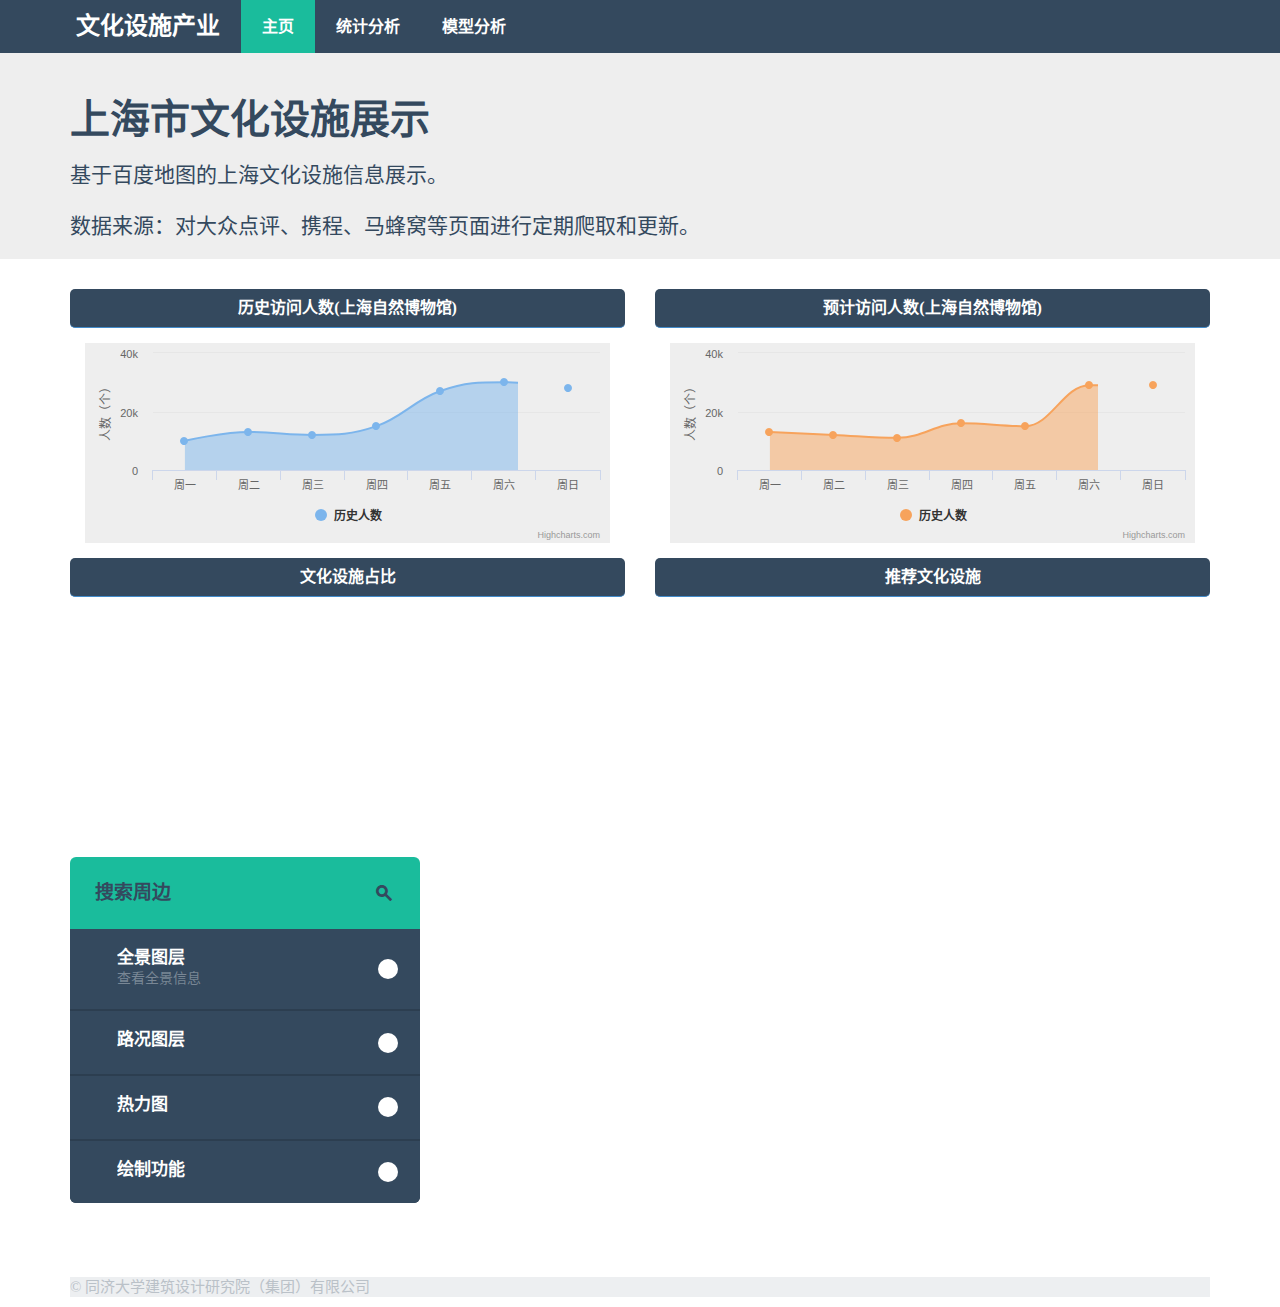
<file: Facility/index.html>
<!DOCTYPE html>
<html lang="zh-CN">

<head>
    <meta charset="utf-8">
    <meta http-equiv="X-UA-Compatible" content="IE=edge">
    <meta name="viewport" content="width=device-width, initial-scale=1">
    <!-- 上述3个meta标签*必须*放在最前面，任何其他内容都*必须*跟随其后！ -->
    <meta name="description" content="">
    <meta name="author" content="">

    <title>上海市文化设施展示</title>

    <!-- Loading Bootstrap -->
    <link href="../Flat-UI-master/dist/css/vendor/bootstrap/css/bootstrap.min.css" rel="stylesheet">
    <!-- Loading Flat UI -->
    <link href="../Flat-UI-master/dist/css/flat-ui.css" rel="stylesheet">
    <link rel="shortcut icon" href="../Flat-UI-master/dist/img/favicon.ico">
    <link href="https://use.fontawesome.com/releases/v5.0.6/css/all.css" rel="stylesheet">

    <link href="../map.css" rel="stylesheet">

    <!-- 百度地图 -->
    <script type="text/javascript"
            src="http://api.map.baidu.com/api?v=2.0&ak=Xs3ww5WyUnGwLuKtoPxOb33kQhjI9z6D"></script>
    <script type="text/javascript" src="http://api.map.baidu.com/library/SearchInfoWindow/1.5/src/SearchInfoWindow_min.js"></script>
    <link rel="stylesheet" href="http://api.map.baidu.com/library/SearchInfoWindow/1.5/src/SearchInfoWindow_min.css" />
    <script type="text/javascript" src="http://api.map.baidu.com/library/TrafficControl/1.4/src/TrafficControl_min.js"></script>
    <script type="text/javascript" src="http://api.map.baidu.com/library/DrawingManager/1.4/src/DrawingManager_min.js"></script>
    <script type="text/javascript" src="http://api.map.baidu.com/library/Heatmap/2.0/src/Heatmap_min.js"></script>
    <link rel="stylesheet" href="http://api.map.baidu.com/library/DrawingManager/1.4/src/DrawingManager_min.css" />

    <!--普通图表/热力图/树形图-->
    <script src="../code/highcharts.js"></script>

    <script src="../Flat-UI-master/dist/js/vendor/jquery.min.js"></script>

    <script src="js/initPage.js"></script>


    <style type="text/css">
        body, html{width: 100%;height: 100%;margin:0;font-family:"微软雅黑";}
        #allmap {height: 500px;width:100%;overflow: hidden;}
        #result {width:100%;font-size:12px;}
        #mapDiv dl,dt,dd,ul,li{
            margin:0;
            padding:0;
            list-style:none;
            -webkit-box-sizing: content-box;
            box-sizing: content-box;
        }
        #mapDiv dt{
            font-size:14px;
            font-family:"微软雅黑";
            font-weight:bold;
            border-bottom:1px dotted #000;
            padding:5px 0 5px 5px;
            margin:5px 0;
        }
        #mapDiv dd{
            padding:5px 0 0 5px;
        }
        #mapDiv li{
            line-height:28px;
            font-size: 12px;
        }
        #mapDiv * {
            box-sizing: content-box;
        }
        </style>
</head>

<body>
    <nav class="navbar navbar-inverse navbar-fixed-top">
        <div class="container">
            <div class="navbar-header">
                <button type="button" class="navbar-toggle collapsed" data-toggle="collapse" data-target="#navbar"
                        aria-expanded="false" aria-controls="navbar">
                    <span class="sr-only">Toggle navigation</span>
                    <span class="icon-bar"></span>
                    <span class="icon-bar"></span>
                    <span class="icon-bar"></span>
                </button>
                <a class="navbar-brand" href="#">文化设施产业</a>
            </div>
            <div id="navbar" class="navbar-collapse collapse">
                <ul class="nav navbar-nav">
                    <li class="active"><a href="#">主页</a></li>
                    <li><a href="#">统计分析</a></li>
                    <!-- <li class="dropdown">
                        <a href="#" class="dropdown-toggle" data-toggle="dropdown">地图<b class="caret"></b></a>
                        <ul class="dropdown-menu">
                            <li><a href="heatmap.html">热力图</a></li>
                            <li><a href="clustering.html">聚合图</a></li>
                        </ul>
                    </li> -->
                    <li><a href="#">模型分析</a></li>
                </ul>
            </div>
        </div>
    </nav>

    <!-- Main jumbotron for a primary marketing message or call to action -->
    <div class="jumbotron">
        <div class="container">
            <h3>上海市文化设施展示</h3>
            <p>基于百度地图的上海文化设施信息展示。 </p>
            <p>数据来源：对大众点评、携程、马蜂窝等页面进行定期爬取和更新。 </p>
        </div>
    </div>
    <!-- <div class="jumbotron"> -->

    <div class="container">
        <div class="row">
            <div class="col-lg-6">
                <div class="panel-primary">
                    <div class="panel-heading" style="background-color: #34495e; border-radius: 5px">
                        <h3 class="panel-title" style="text-align: center"> 历史访问人数(上海自然博物馆) </h3>
                    </div>
                    <div class="panel-body">
                        <div id="container1" style="width: 100%; height: 200px"></div>
                    </div>
                </div>
            </div>
            <div class="col-lg-6">
                <div class="panel-primary">
                    <div class="panel-heading" style="background-color: #34495e; border-radius: 5px">
                        <h3 class="panel-title" style="text-align: center"> 预计访问人数(上海自然博物馆) </h3>
                    </div>
                    <div class="panel-body">
                        <div id="container2" style="width: 100%; height: 200px"></div>
                    </div>
                </div>
            </div>
        </div>
        <div class="row">
            <div class="col-lg-6">
                <div class="panel-primary">
                    <div class="panel-heading" style="background-color: #34495e; border-radius: 5px">
                        <h3 class="panel-title" style="text-align: center"> 文化设施占比 </h3>
                    </div>
                    <div class="panel-body">
                        <div id="container3" style="width: 100%; height: 200px"></div>
                    </div>
                </div>
            </div>
            <div class="col-lg-6">
                <div class="panel-primary">
                    <div class="panel-heading" style="background-color: #34495e; border-radius: 5px">
                        <h3 class="panel-title" style="text-align: center"> 推荐文化设施 </h3>
                    </div>
                    <div class="panel-body">
                        <div id="container4" style="width: 100%; height: 200px"></div>
                    </div>
                </div>
            </div>
        </div>
    </div>

    <script src="js/loadDashboard.js"></script>
    <br>

    <div class="container">
        <div class="row">
            <div class="col-xs-4">
                <div class="todo mrm">
                  <div class="todo-search">
                    <input class="todo-search-field" type="search" value="" placeholder="搜索周边" />
                  </div>
                  <ul>
                    <li id="panoramaLayer">
                      <div class="todo-icon fui-man-24"></div>
                      <div class="todo-content">
                        <h4 class="todo-name">
                          <strong>全景图层</strong>
                        </h4>
                        查看全景信息
                      </div>
                    </li>

                    <li id="trafficLayer">
                      <div class="todo-icon fui-eye-24"></div>
                      <div class="todo-content">
                        <h4 class="todo-name">
                          <strong>路况图层</strong>
                        </h4>
                      </div>
                    </li>

                    <li id="heatLayer">
                      <div class="todo-icon fui-time-24"></div>
                      <div class="todo-content">
                        <h4 class="todo-name">
                          <strong>热力图</strong>
                        </h4>
                      </div>
                    </li>

                    <li id="drawLayer">
                      <div class="todo-icon fui-menu-24"></div>
                      <div class="todo-content">
                        <h4 class="todo-name">
                          <strong>绘制功能</strong>
                        </h4>

                      </div>
                    </li>
                  </ul>
                </div>
              </div> <!-- /todo list -->
            <div class="col-xs-8">
                <div class="mapView" id="mapDiv">
                </div>
            </div>
        </div>
        <footer>
            <p>&copy; 同济大学建筑设计研究院（集团）有限公司</p>
        </footer>
    </div>

    <!-- /container -->

    <script type="text/javascript">
    	// 百度地图API功能
        var map = new BMap.Map('mapDiv', {enableMapClick:false});
        map.setMapStyle({style:'midnight'});


        var markerIcon = new BMap.Icon("../imgs/map-marker.png", new BMap.Size(32,32), {
            anchor: new BMap.Size(16, 32),
        });

        function addClickHandler(content, marker){
    		marker.addEventListener("click",function(e){
    			openInfo(content, e, marker)}
    		);
    	}
    	function openInfo(content, e, marker){
    		var p = e.target;
            var point = new BMap.Point(p.getPosition().lng, p.getPosition().lat);
        	var searchInfoWindow = new BMapLib.SearchInfoWindow(map, content+ " 简介", {
        		title: content, //标题
        		// panel : "panel", //检索结果面板
        		// enableAutoPan : true, //自动平移
        		searchTypes :[
        			BMAPLIB_TAB_FROM_HERE, //从这里出发
        			BMAPLIB_TAB_SEARCH   //周边检索
        		]
        	});
    		searchInfoWindow.open(marker);
    	}
        var facData = [];
        // eg: [
        //     {"lng":116.418261,"lat":39.921984,"count":50},
        //     {"lng":116.423332,"lat":39.916532,"count":51}
        //     ]
        $.getJSON('http://118.89.200.111:7769/facilities', function (data) {
            addMarkers(data);
            addHeatmapMarkers(data);
            facData = data;
        });


        map.centerAndZoom(new BMap.Point(121.469152,31.241121), 11);
        map.enableScrollWheelZoom();

        var panoramaLayer = new BMap.PanoramaCoverageLayer();
        var stCtrl = new BMap.PanoramaControl(); //构造全景控件
        stCtrl.setOffset(new BMap.Size(20, 20));

        var trafficLayer = new BMap.TrafficLayer();

        var overlays = [];
        var overlaycomplete = function(e){
            overlays.push(e.overlay);
        };
        var styleOptions = {
            strokeColor:"red",    //边线颜色。
            fillColor:"red",      //填充颜色。当参数为空时，圆形将没有填充效果。
            strokeWeight: 3,       //边线的宽度，以像素为单位。
            strokeOpacity: 0.8,	   //边线透明度，取值范围0 - 1。
            fillOpacity: 0.3,      //填充的透明度，取值范围0 - 1。
            strokeStyle: 'solid' //边线的样式，solid或dashed。
        }
        var drawingManager = new BMapLib.DrawingManager(map, {
            isOpen: false, //是否开启绘制模式
            enableDrawingTool: true, //是否显示工具栏
            drawingToolOptions: {
                anchor: BMAP_ANCHOR_TOP_RIGHT, //位置
                offset: new BMap.Size(5, 5), //偏离值
            },
            circleOptions: styleOptions, //圆的样式
            polylineOptions: styleOptions, //线的样式
            polygonOptions: styleOptions, //多边形的样式
            rectangleOptions: styleOptions //矩形的样式
        });
        //添加鼠标绘制工具监听事件，用于获取绘制结果
        drawingManager.addEventListener('overlaycomplete', overlaycomplete);
        $(".BMapLib_Drawing_panel").hide();

        var markers = [];
        function addMarkers(data) {
            for(var i = 0; i < data.length; i++) {
                var name = data[i]["name"];
                var lat = data[i]["latitude"];
                var lon = data[i]["longitude"];

                var point = new BMap.Point(lon, lat);
                var marker = new BMap.Marker(point, {icon: markerIcon}); //创建marker对象
                var marker = new BMap.Marker(point);
                markers.push(marker);
                map.addOverlay(marker);
                addClickHandler(name, marker);
            }
        }

        function cleanMarkers() {
            for(var i = 0; i < markers.length; i++){
                map.removeOverlay(markers[i]);
            }
        }

        function addHeatmapMarkers(data) {
            var facList = [];
            for(var i = 0; i < data.length; i++) {
                var lat = data[i]["latitude"];
                var lon = data[i]["longitude"];

                var oneFac = {"lng":lon,"lat":lat,"count":50};
                facList.push(oneFac);
            }

            if(!isSupportCanvas()){
            	alert('热力图目前只支持有canvas支持的浏览器,您所使用的浏览器不能使用热力图功能')
            }
            heatmapOverlay = new BMapLib.HeatmapOverlay({"radius":20});
        	map.addOverlay(heatmapOverlay);
            heatmapOverlay.hide();
        	heatmapOverlay.setDataSet({data:facList, max:100});
            function setGradient(){
             	/*格式如下所示:
        		{
        	  		0:'rgb(102, 255, 0)',
        	 	 	.5:'rgb(255, 170, 0)',
        		  	1:'rgb(255, 0, 0)'
        		}*/
             	var gradient = {};
             	var colors = document.querySelectorAll("input[type='color']");
             	colors = [].slice.call(colors,0);
             	colors.forEach(function(ele){
        			gradient[ele.getAttribute("data-key")] = ele.value;
             	});
                heatmapOverlay.setOptions({"gradient":gradient});
            }
            function isSupportCanvas(){
                var elem = document.createElement('canvas');
                return !!(elem.getContext && elem.getContext('2d'));
            }
        }
    </script>


    <script>
        function switchPanoramaLayer(isOn) {
            if (isOn) {
                map.addTileLayer(panoramaLayer);
	            map.addControl(stCtrl);//添加全景控件
            } else {
                map.removeTileLayer(panoramaLayer);
                map.removeControl(stCtrl);
            }
        }
        function switchTrafficLayer(isOn) {
            if (isOn) {
                map.addTileLayer(trafficLayer);
            } else {
                map.removeTileLayer(trafficLayer);
            }
        }
        function switchHeatLayer(isOn) {
            if (isOn) {
                cleanMarkers();
                heatmapOverlay.show();
            } else {
                addMarkers(facData);
                heatmapOverlay.hide();
            }
        }
        function switchDrawLayer(isOn) {
            if (isOn) {
                $(".BMapLib_Drawing_panel").show();
                drawingManager.open();
            } else {
                $(".BMapLib_Drawing_panel").hide();
                drawingManager.close();
                clearAllDrawOverlay();
            }
        }

        function clearAllDrawOverlay() {
            for(var i = 0; i < overlays.length; i++){
                map.removeOverlay(overlays[i]);
            }
            overlays.length = 0;
        }
    </script>

</body>

</html>
</file>
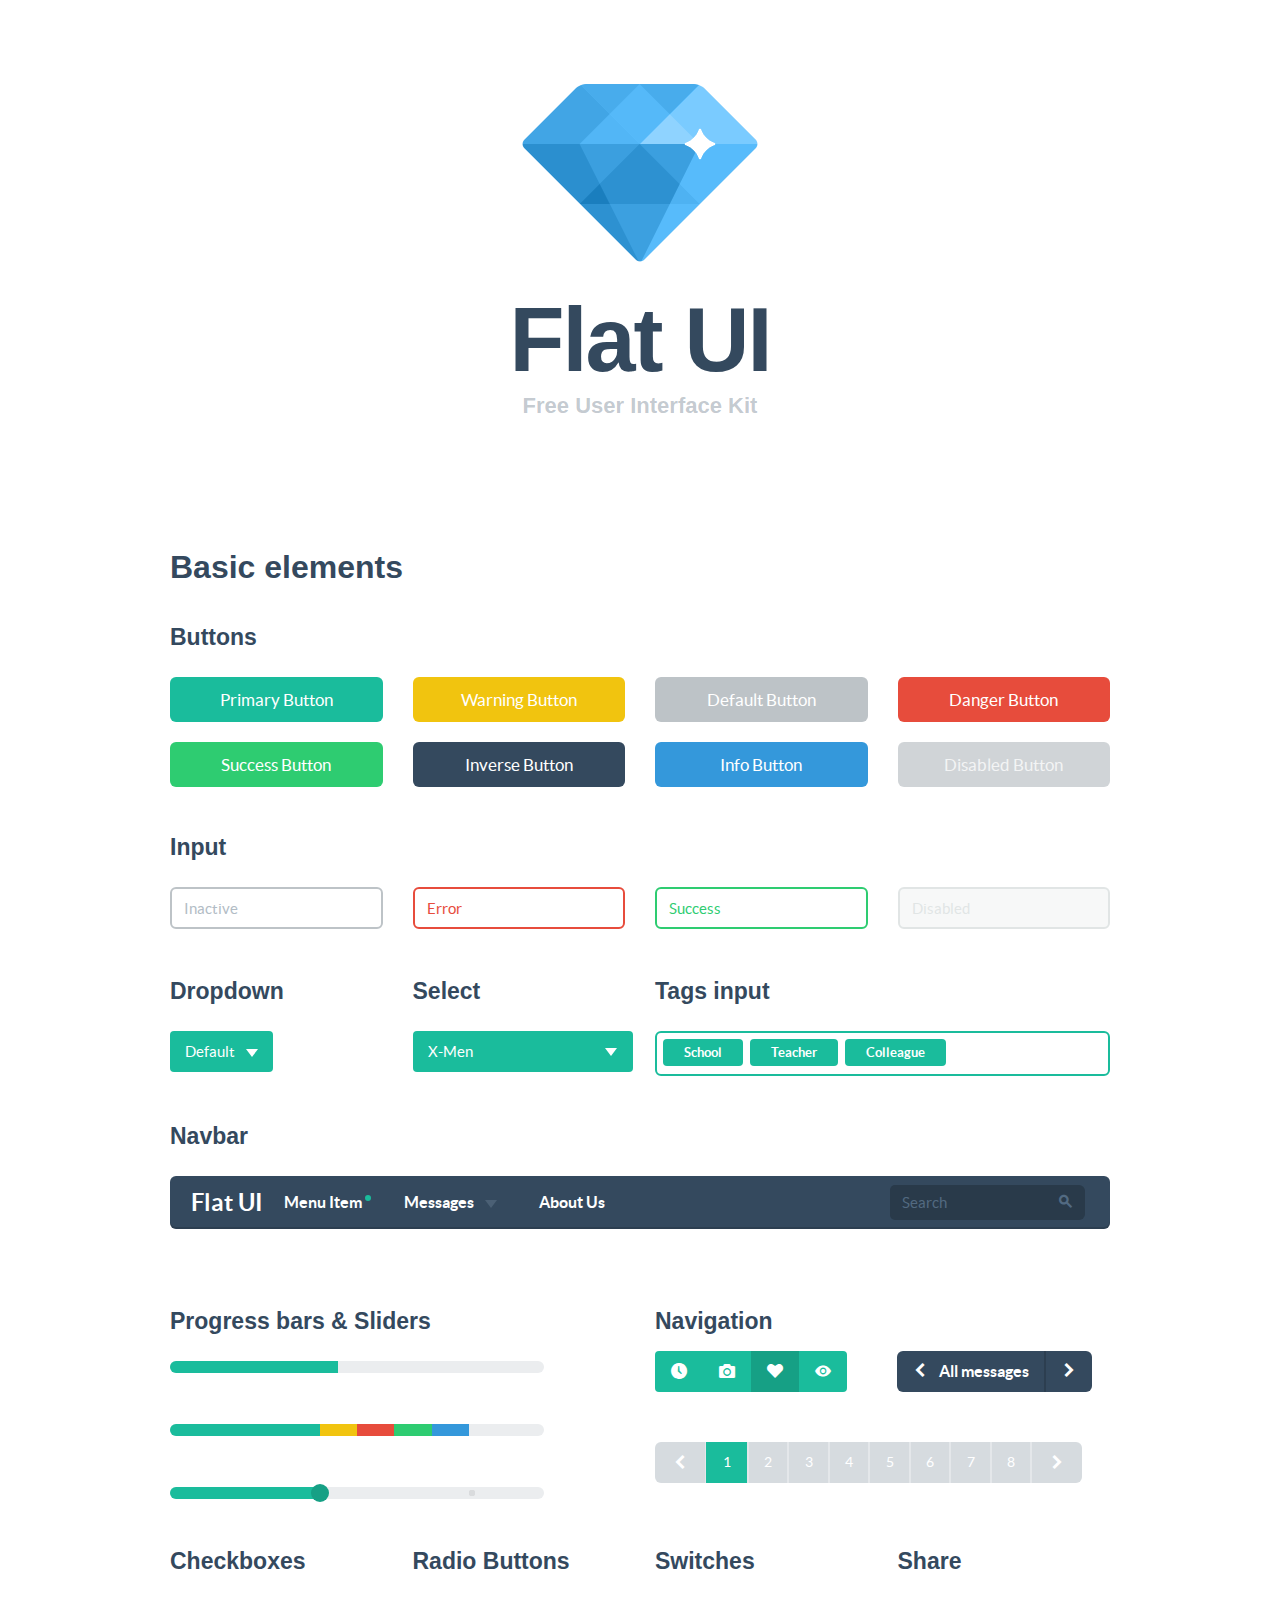
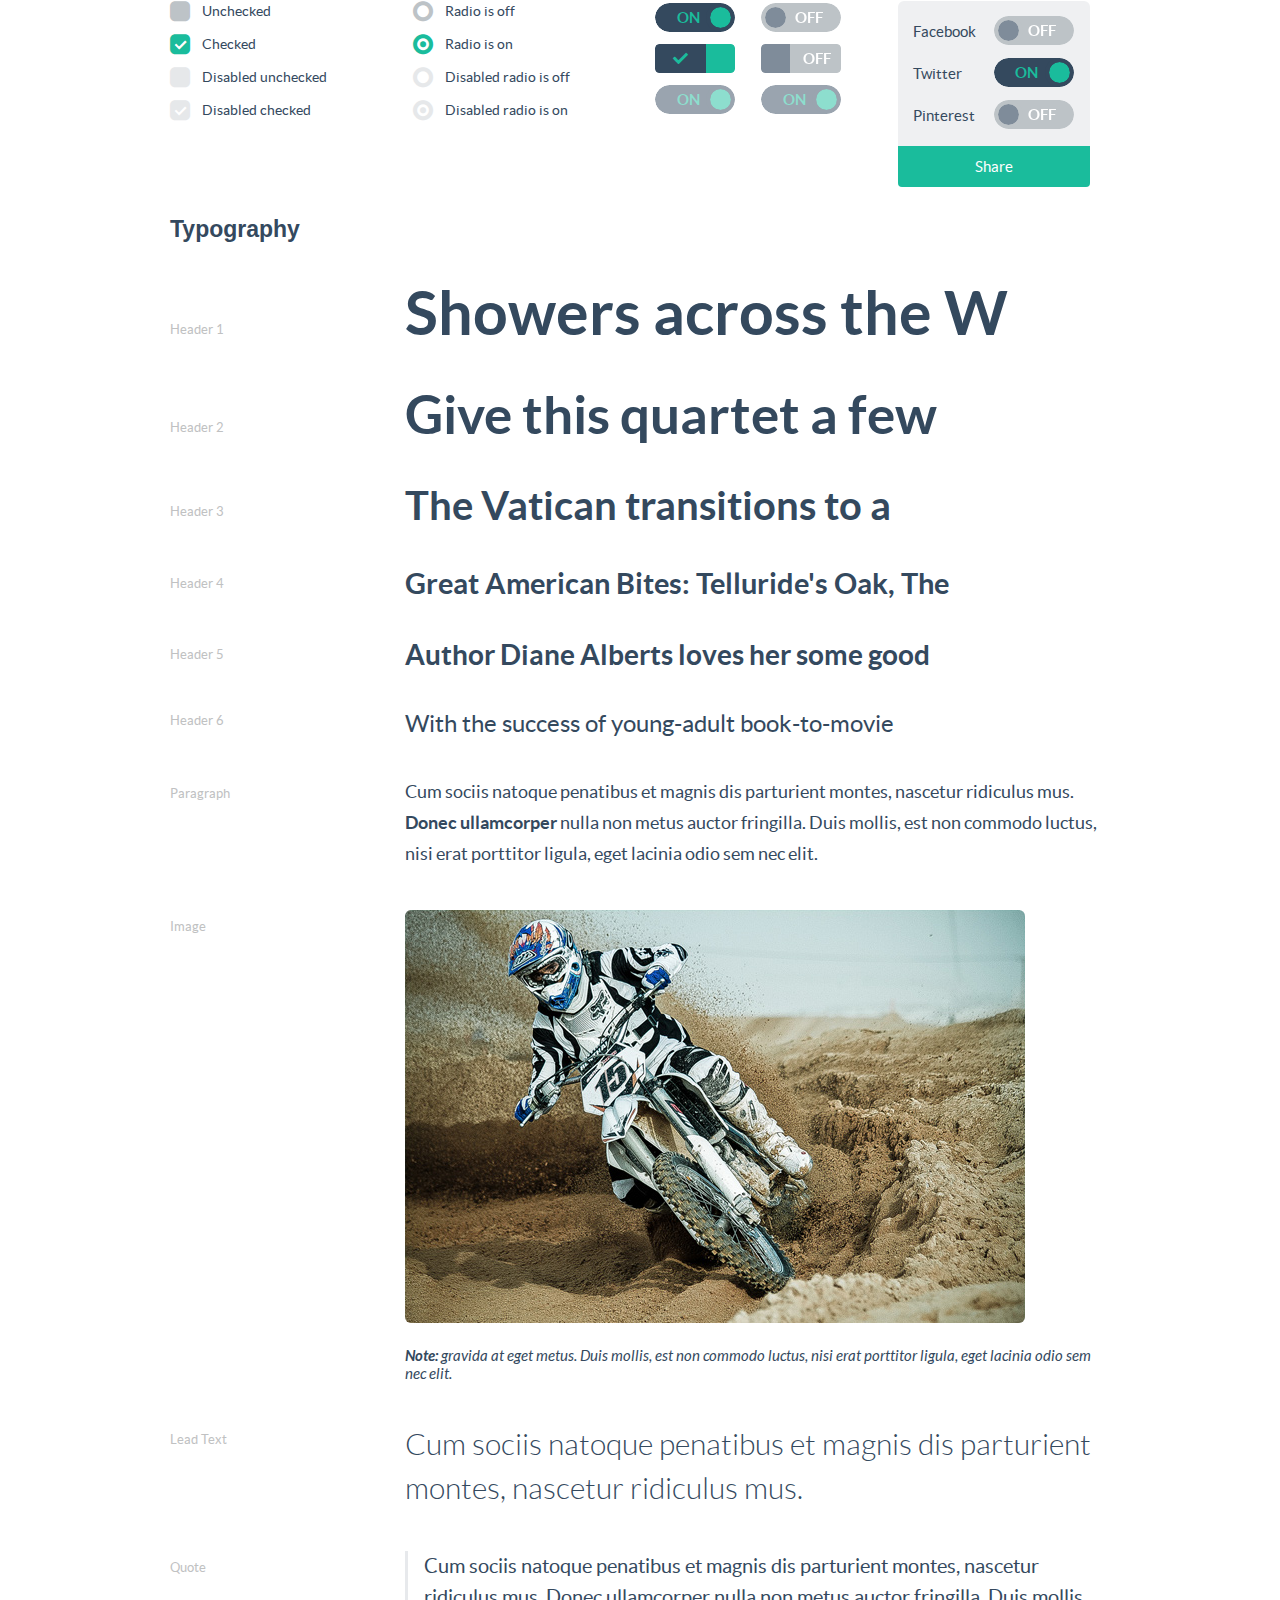
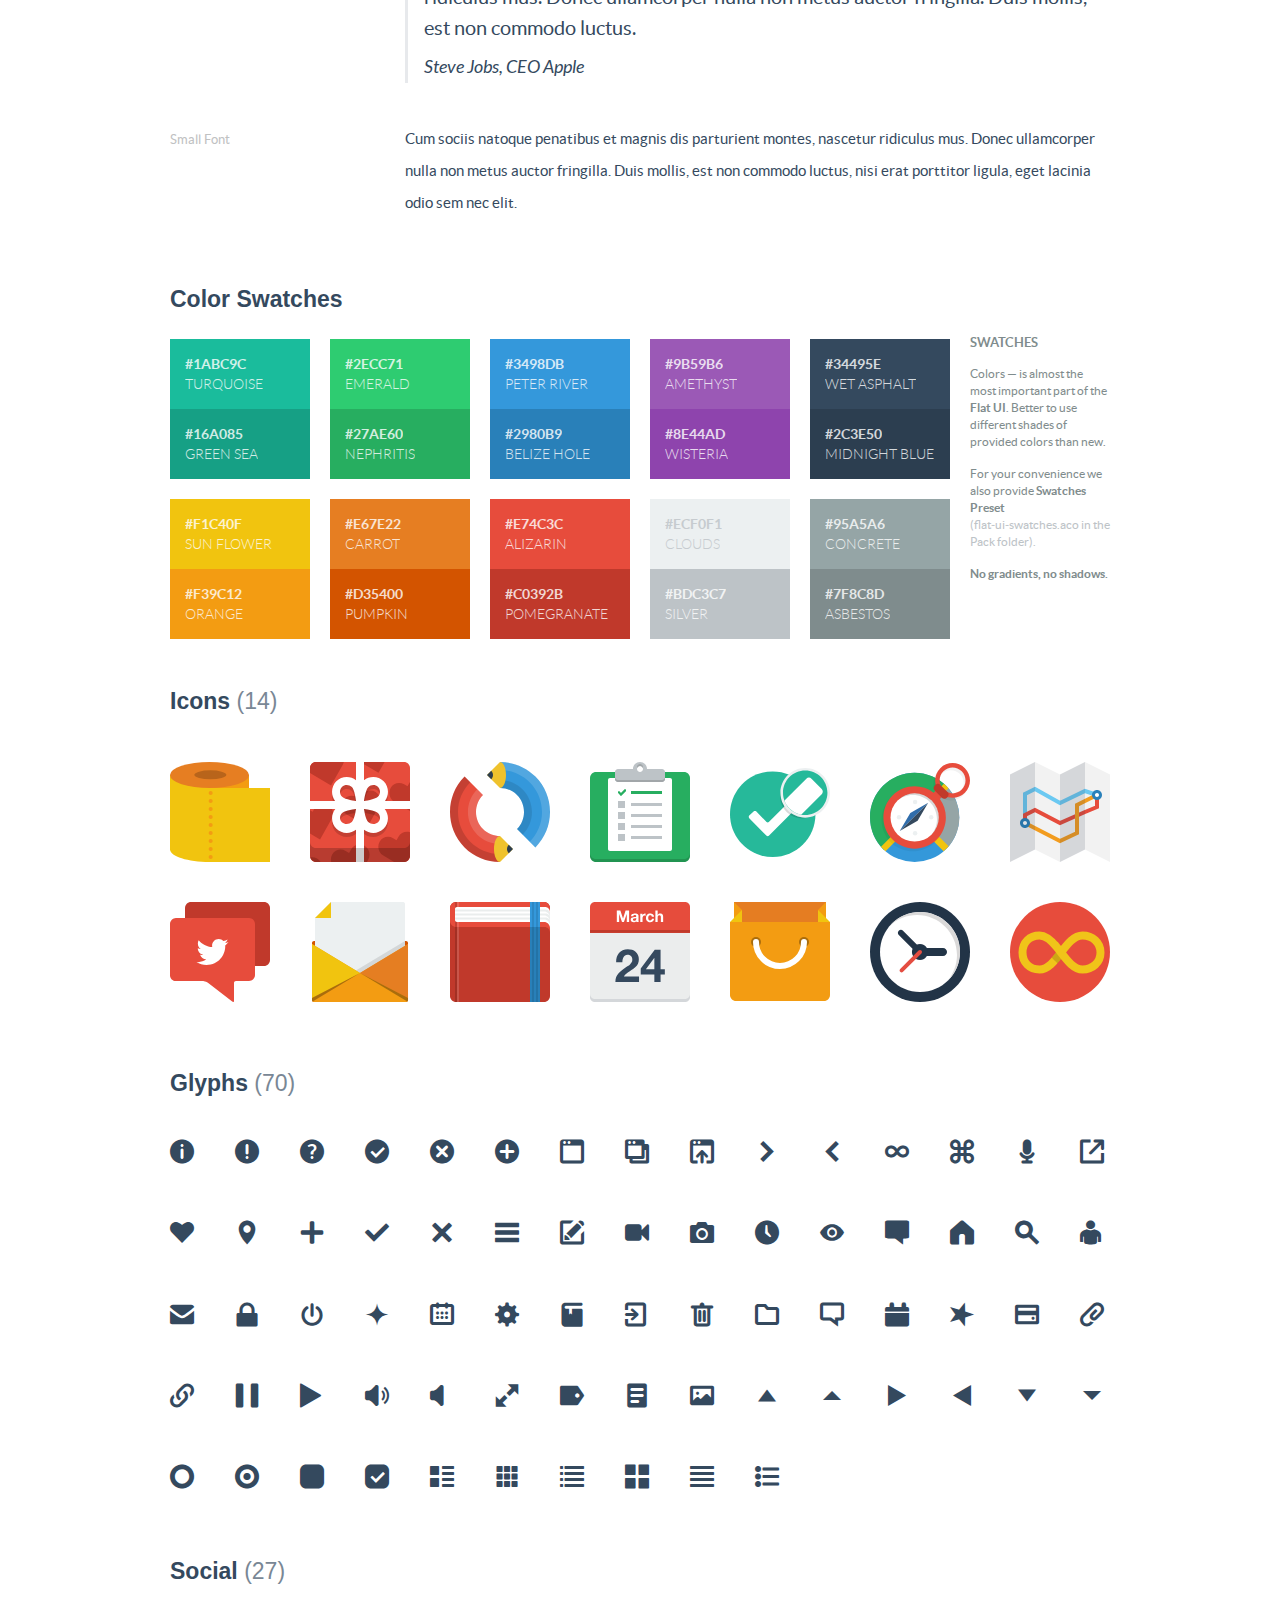
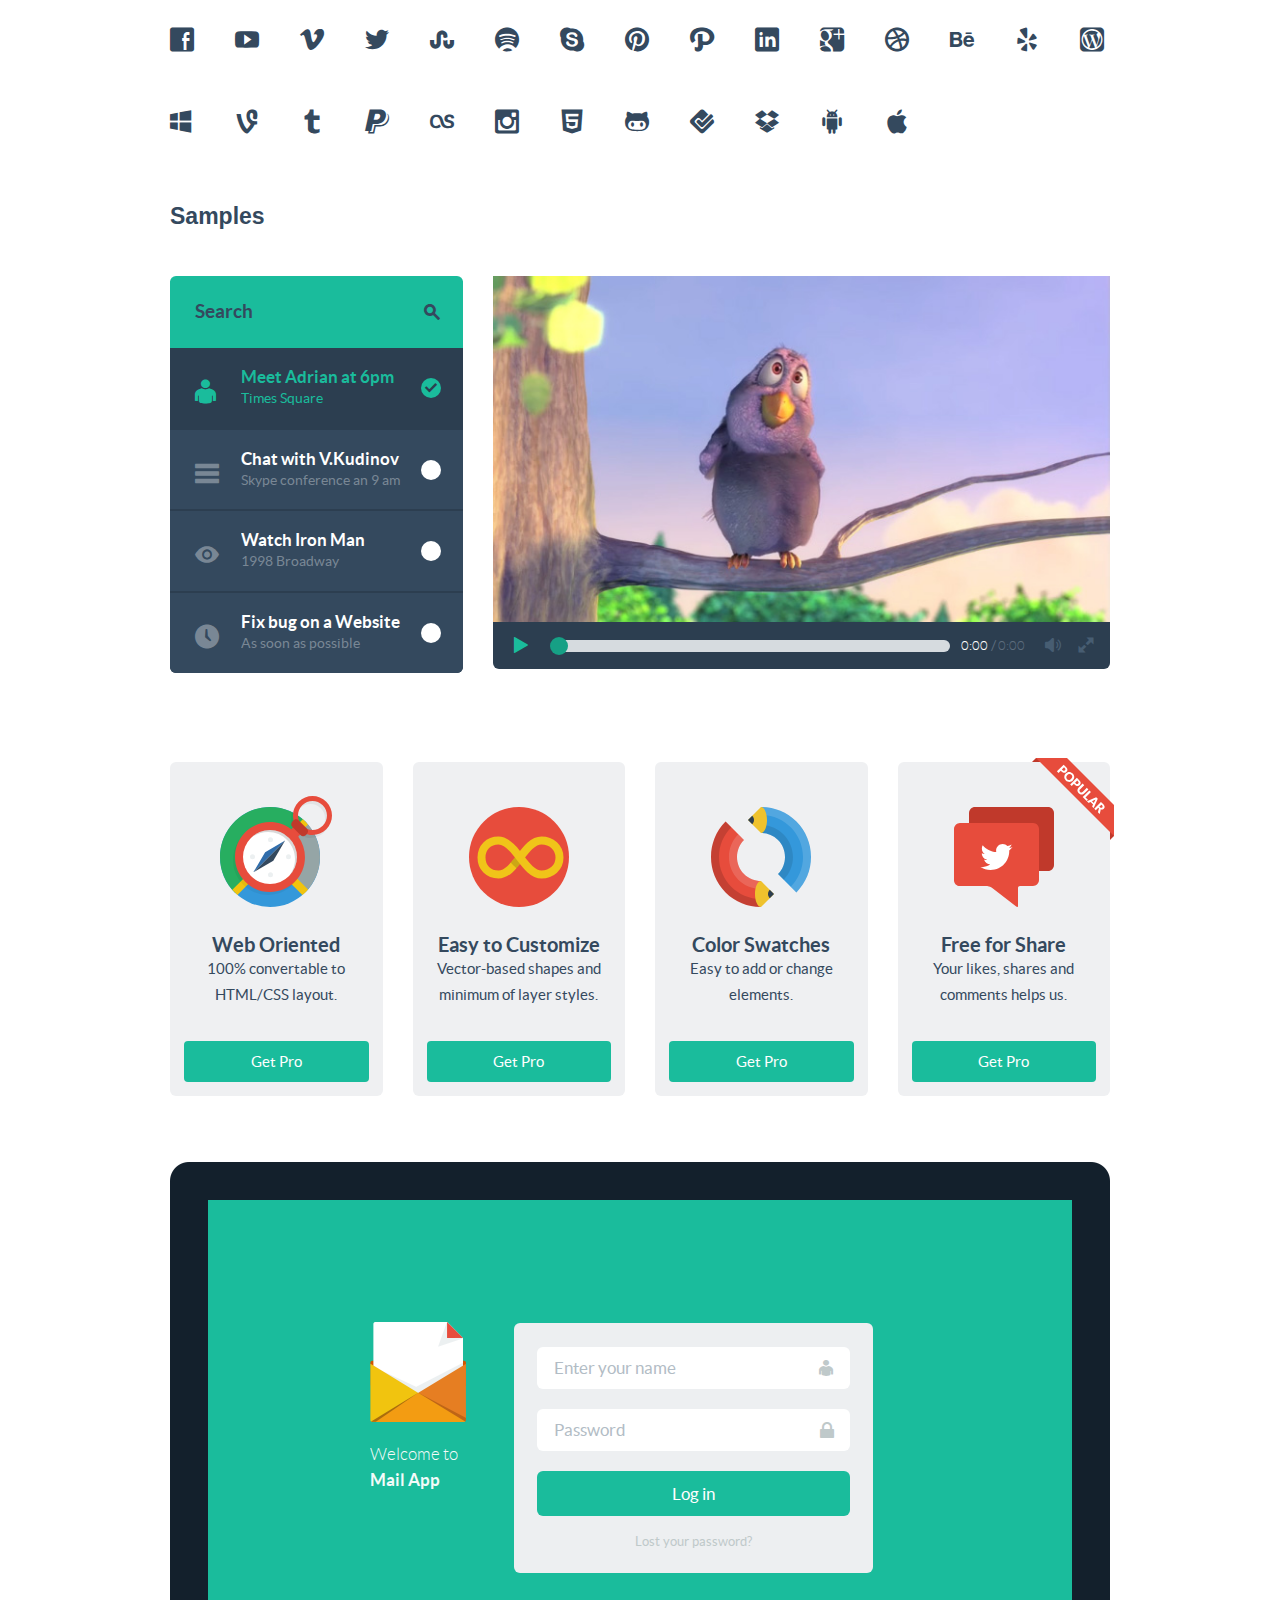
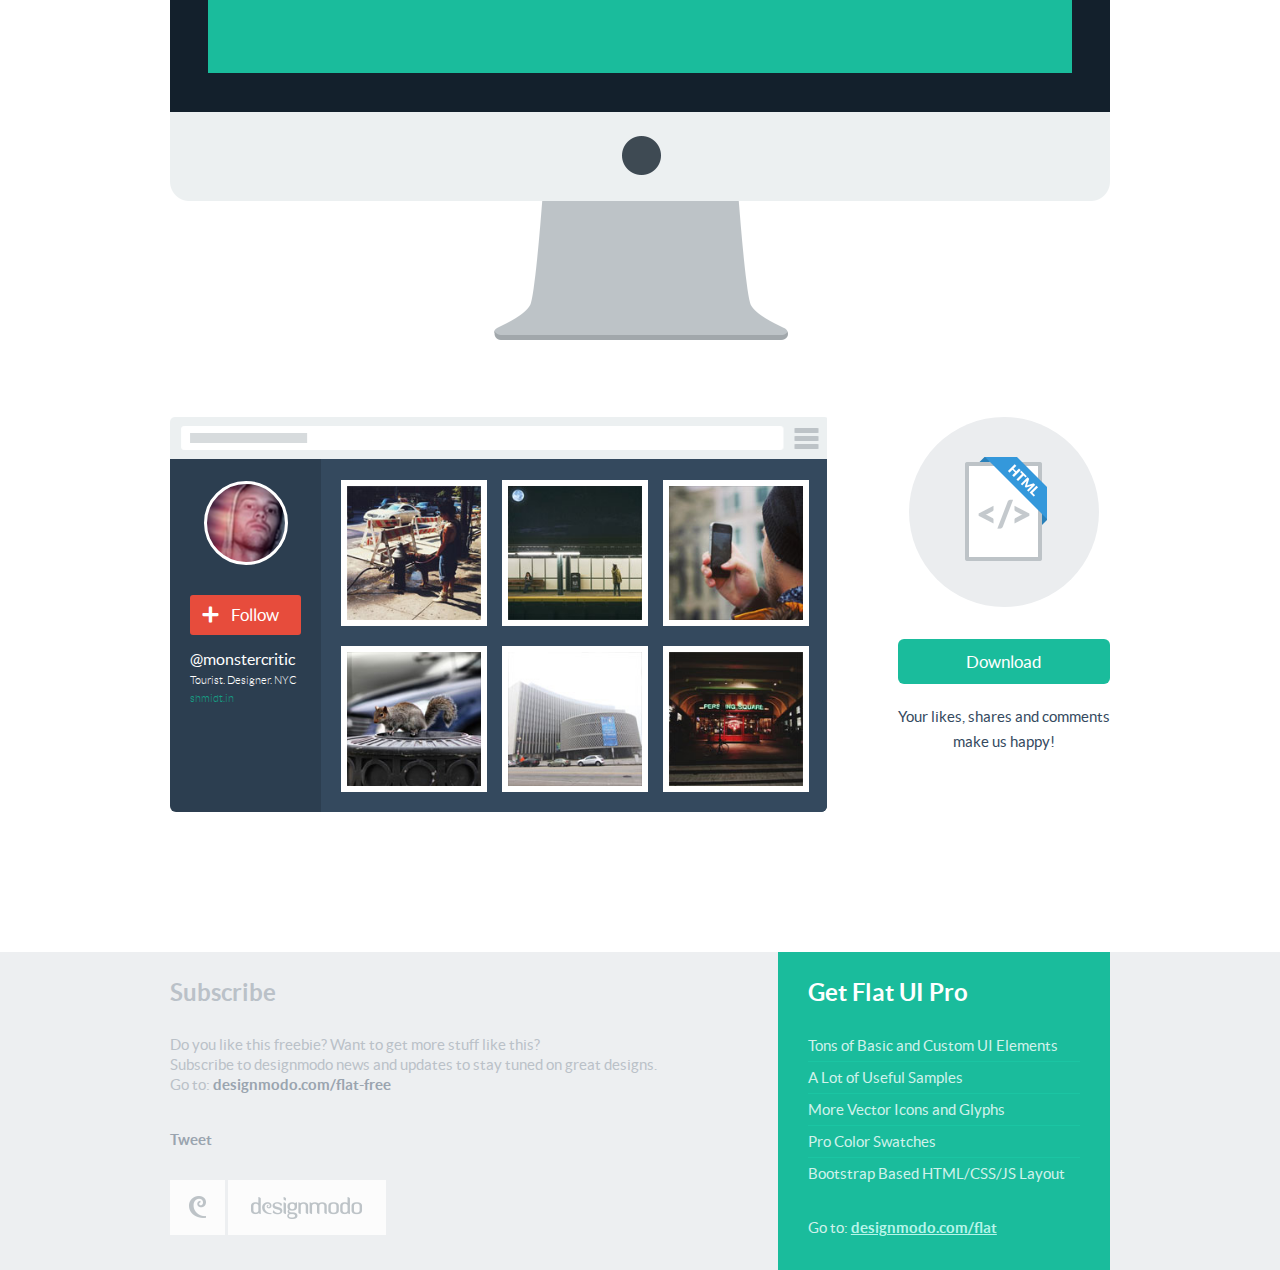
<file: Flat-UI-master/index.html>
<!DOCTYPE html>
<html lang="en">
  <head>
    <meta charset="utf-8">
    <title>Flat UI - Free Bootstrap Framework and Theme</title>
    <meta name="description" content="Flat UI Kit Free is a Twitter Bootstrap Framework design and Theme, this responsive framework includes a PSD and HTML version."/>

    <meta name="viewport" content="width=1000, initial-scale=1.0, maximum-scale=1.0">

    <!-- Loading Bootstrap -->
    <link href="dist/css/vendor/bootstrap/css/bootstrap.min.css" rel="stylesheet">

    <!-- Loading Flat UI -->
    <link href="dist/css/flat-ui.css" rel="stylesheet">
    <link href="docs/assets/css/demo.css" rel="stylesheet">

    <link rel="shortcut icon" href="img/favicon.ico">

    <!-- HTML5 shim, for IE6-8 support of HTML5 elements. All other JS at the end of file. -->
    <!--[if lt IE 9]>
      <script src="dist/js/vendor/html5shiv.js"></script>
      <script src="dist/js/vendor/respond.min.js"></script>
    <![endif]-->
  </head>
  <body>
    <div class="container">
      <div class="demo-headline">
        <h1 class="demo-logo">
          <div class="logo"></div>
          Flat UI
          <small>Free User Interface Kit</small>
        </h1>
      </div> <!-- /demo-headline -->

      <h1 class="demo-section-title">Basic elements</h1>
      <h3 class="demo-panel-title">Buttons</h3>

      <div class="row demo-row">
        <div class="col-xs-3">
          <a href="#fakelink" class="btn btn-block btn-lg btn-primary">Primary Button</a>
        </div>
        <div class="col-xs-3">
          <a href="#fakelink" class="btn btn-block btn-lg btn-warning">Warning Button</a>
        </div>
        <div class="col-xs-3">
          <a href="#fakelink" class="btn btn-block btn-lg btn-default">Default Button</a>
        </div>
        <div class="col-xs-3">
          <a href="#fakelink" class="btn btn-block btn-lg btn-danger">Danger Button</a>
        </div>
      </div> <!-- /row -->

      <div class="row demo-row">
        <div class="col-xs-3">
          <a href="#fakelink" class="btn btn-block btn-lg btn-success">Success Button</a>
        </div>
        <div class="col-xs-3">
          <a href="#fakelink" class="btn btn-block btn-lg btn-inverse">Inverse Button</a>
        </div>
        <div class="col-xs-3">
          <a href="#fakelink" class="btn btn-block btn-lg btn-info">Info Button</a>
        </div>
        <div class="col-xs-3">
          <a href="#fakelink" class="btn btn-block btn-lg btn-default disabled">Disabled Button</a>
        </div>
      </div> <!-- /row -->

      <h3 class="demo-panel-title">Input</h3>
      <div class="row">
        <div class="col-xs-3">
          <div class="form-group">
            <input type="text" value="" placeholder="Inactive" class="form-control" />
          </div>
        </div>
        <div class="col-xs-3">
          <div class="form-group has-error">
            <input type="text" value="" placeholder="Error" class="form-control" />
          </div>
        </div>
        <div class="col-xs-3">
          <div class="form-group has-success">
            <input type="text" value="" placeholder="Success" class="form-control" />
            <span class="input-icon fui-check-inverted"></span>
          </div>
        </div>
        <div class="col-xs-3">
          <div class="form-group">
            <input type="text" value="Disabled" disabled="disabled" class="form-control" />
          </div>
        </div>
      </div> <!-- /row -->

      <div class="row">
        <div class="col-xs-3">
          <h3 class="demo-panel-title">Dropdown</h3>

          <div class="btn-group">
            <button data-toggle="dropdown" class="btn btn-primary dropdown-toggle" type="button">Default <span class="caret"></span></button>
            <ul role="menu" class="dropdown-menu">
              <li><a href="#">Action</a></li>
              <li><a href="#">Another action</a></li>
              <li><a href="#">Something else here</a></li>
              <li class="divider"></li>
              <li><a href="#">Separated link</a></li>
            </ul>
          </div><!-- /btn-group -->
        </div> <!-- /.col-xs-3 -->
        <div class="col-xs-3">
          <h3 class="demo-panel-title">Select</h3>
          <select class="form-control select select-primary" data-toggle="select">
            <option value="0">Choose hero</option>
            <option value="1">Spider Man</option>
            <option value="2">Wolverine</option>
            <option value="3">Captain America</option>
            <option value="4" selected>X-Men</option>
            <option value="5">Crocodile</option>
          </select>
        </div> <!-- /.col-xs-3 -->
        <div class="col-xs-6">
          <h3 class="demo-panel-title">Tags input</h3>
          <div class="tagsinput-primary">
            <input name="tagsinput" class="tagsinput" data-role="tagsinput" value="School, Teacher, Colleague" />
          </div>
        </div> <!-- /.col-xs-6 -->
      </div> <!-- /.row -->

      <h3 class="demo-panel-title">Navbar</h3>
      <div class="row demo-row">
        <div class="col-xs-12">
          <nav class="navbar navbar-inverse navbar-embossed" role="navigation">
            <div class="navbar-header">
              <button type="button" class="navbar-toggle" data-toggle="collapse" data-target="#navbar-collapse-01">
                <span class="sr-only">Toggle navigation</span>
              </button>
              <a class="navbar-brand" href="#">Flat UI</a>
            </div>
            <div class="collapse navbar-collapse" id="navbar-collapse-01">
              <ul class="nav navbar-nav navbar-left">
                <li><a href="#fakelink">Menu Item<span class="navbar-unread">1</span></a></li>
                <li class="dropdown">
                  <a href="#" class="dropdown-toggle" data-toggle="dropdown">Messages <b class="caret"></b></a>
                  <span class="dropdown-arrow"></span>
                  <ul class="dropdown-menu">
                    <li><a href="#">Action</a></li>
                    <li><a href="#">Another action</a></li>
                    <li><a href="#">Something else here</a></li>
                    <li class="divider"></li>
                    <li><a href="#">Separated link</a></li>
                  </ul>
                </li>
                <li><a href="#fakelink">About Us</a></li>
               </ul>
               <form class="navbar-form navbar-right" action="#" role="search">
                <div class="form-group">
                  <div class="input-group">
                    <input class="form-control" id="navbarInput-01" type="search" placeholder="Search">
                    <span class="input-group-btn">
                      <button type="submit" class="btn"><span class="fui-search"></span></button>
                    </span>
                  </div>
                </div>
              </form>
            </div><!-- /.navbar-collapse -->
          </nav><!-- /navbar -->
        </div>
      </div> <!-- /row -->

      <div class="row">
        <div class="col-xs-5">
          <h3 class="demo-panel-title">Progress bars &amp; Sliders</h3>
          <div class="progress">
            <div class="progress-bar" style="width: 45%;"></div>
          </div>
          <br/>
          <div class="progress">
            <div class="progress-bar" style="width: 40%;"></div>
            <div class="progress-bar progress-bar-warning" style="width: 10%;"></div>
            <div class="progress-bar progress-bar-danger" style="width: 10%;"></div>
            <div class="progress-bar progress-bar-success" style="width: 10%;"></div>
            <div class="progress-bar progress-bar-info" style="width: 10%;"></div>
          </div>
          <br/>
          <div id="slider" class="ui-slider">
            <div class="ui-slider-segment"></div>
            <div class="ui-slider-segment"></div>
            <div class="ui-slider-segment"></div>
          </div>
        </div> <!-- /sliders -->

        <div class="col-xs-6 col-xs-offset-1">
          <h3 class="demo-panel-title">Navigation</h3>
          <div class="row demo-navigation">
            <div class="col-xs-6">
              <div class="btn-toolbar">
                <div class="btn-group">
                  <a class="btn btn-primary" href="#fakelink"><span class="fui-time"></span></a>
                  <a class="btn btn-primary" href="#fakelink"><span class="fui-photo"></span></a>
                  <a class="btn btn-primary active" href="#fakelink"><span class="fui-heart"></span></a>
                  <a class="btn btn-primary" href="#fakelink"><span class="fui-eye"></span></a>
                </div>
              </div> <!-- /toolbar -->
            </div>
            <div class="col-xs-6 demo-pager">
              <ul class="pager">
                <li class="previous">
                  <a href="#fakelink">
                    <span class="fui-arrow-left"></span>
                    <span>All messages</span>
                  </a>
                </li>
                <li class="next">
                  <a href="#fakelink">
                    <span class="fui-arrow-right"></span>
                  </a>
                </li>
              </ul> <!-- /pager -->
            </div>
          </div> <!-- /demo-navigation -->

          <div >
            <ul class="pagination">
              <li class="previous"><a href="#fakelink" class="fui-arrow-left"></a></li>
              <li class="active"><a href="#fakelink">1</a></li>
              <li><a href="#fakelink">2</a></li>
              <li><a href="#fakelink">3</a></li>
              <li><a href="#fakelink">4</a></li>
              <li><a href="#fakelink">5</a></li>
              <li><a href="#fakelink">6</a></li>
              <li><a href="#fakelink">7</a></li>
              <li><a href="#fakelink">8</a></li>
              <li class="next"><a href="#fakelink" class="fui-arrow-right"></a></li>
            </ul>
          </div> <!-- /pagination -->
        </div> <!-- /navigation -->
      </div> <!-- /row -->

      <div class="row">
        <div class="col-xs-3">
          <h3 class="demo-panel-title">Checkboxes</h3>
          <label class="checkbox" for="checkbox1">
            <input type="checkbox" value="" id="checkbox1" data-toggle="checkbox">
            Unchecked
          </label>
          <label class="checkbox" for="checkbox2">
            <input type="checkbox" checked="checked" value="" id="checkbox2" data-toggle="checkbox" checked="">
            Checked
          </label>
          <label class="checkbox" for="checkbox3">
            <input type="checkbox" value="" id="checkbox3" data-toggle="checkbox" disabled="">
            Disabled unchecked
          </label>
          <label class="checkbox" for="checkbox4">
            <input type="checkbox" checked="checked" value="" id="checkbox4" data-toggle="checkbox" disabled="" checked="">
            Disabled checked
          </label>
        </div> <!-- /checkboxes col-xs-3 -->

        <div class="col-xs-3">
          <h3 class="demo-panel-title">Radio Buttons</h3>
          <label class="radio">
            <input type="radio" name="optionsRadios" id="optionsRadios1" value="option1" data-toggle="radio">
            Radio is off
          </label>
          <label class="radio">
            <input type="radio" name="optionsRadios" id="optionsRadios2" value="option1" data-toggle="radio" checked="">
            Radio is on
          </label>

          <label class="radio">
            <input type="radio" name="optionsRadiosDisabled" id="optionsRadios3" value="option2" data-toggle="radio" disabled="">
            Disabled radio is off
          </label>
          <label class="radio">
            <input type="radio" name="optionsRadiosDisabled" id="optionsRadios4" value="option2" data-toggle="radio" checked="" disabled="">
            Disabled radio is on
          </label>
        </div> <!-- /radios col-xs-3 -->

        <div class="col-xs-3">
          <h3 class="demo-panel-title">Switches</h3>

          <table width="100%">
            <tr>
              <td width="50%" class="pbm">
                <input type="checkbox" checked data-toggle="switch" id="custom-switch-01" />
              </td>
              <td class="pbm">
                <input type="checkbox" data-toggle="switch" id="custom-switch-02" />
              </td>
            </tr>
            <tr>
              <td class="pbm">
                <div class="bootstrap-switch-square">
                  <input type="checkbox" checked data-toggle="switch" id="custom-switch-03" data-on-text="<span class='fui-check'></span>" data-off-text="<span class='fui-cross'></span>" />
                </div>
              </td>
              <td class="pbm">
                <div class="bootstrap-switch-square">
                  <input type="checkbox" data-toggle="switch" id="custom-switch-04" />
                </div>
              </td>
            </tr>
            <tr>
              <td>
                <input type="checkbox" checked disabled data-toggle="switch" id="custom-switch-5" />
              </td>
              <td>
                <input type="checkbox" checked disabled data-toggle="switch" id="custom-switch-6" />
              </td>
            </tr>
          </table>
        </div> <!-- /.col-xs-3 -->
        <div class="col-xs-3">
          <h3 class="demo-panel-title">Share</h3>
          <div class="share mrl">
            <ul>
              <li>
                <label class="share-label" for="share-toggle2">Facebook</label>
                <input type="checkbox" data-toggle="switch" />
              </li>
              <li>
                <label class="share-label" for="share-toggle4">Twitter</label>
                <input type="checkbox" checked="" data-toggle="switch" />
              </li>
              <li>
                <label class="share-label" for="share-toggle6">Pinterest</label>
                <input type="checkbox" data-toggle="switch" />
              </li>
            </ul>
            <a href="#" class="btn btn-primary btn-block btn-large">Share</a>
          </div> <!-- /share -->
        </div><!-- /.col-xs-3 -->
      </div> <!-- /.row -->

      <div class="demo-row typography-row">
      	<div class="demo-title">
      		<h3 class="demo-panel-title">Typography</h3>
      	</div>
      	<div class="demo-content">
      		<div class="demo-type-example">
	      		<h1><span class="demo-heading-note">Header 1</span>Showers across the W</h1>
      		</div>
      		<div class="demo-type-example">
	      		<h2><span class="demo-heading-note">Header 2</span>Give this quartet a few</h2>
      		</div>
      		<div class="demo-type-example">
	      		<h3><span class="demo-heading-note">Header 3</span>The Vatican transitions to a</h3>
      		</div>
      		<div class="demo-type-example">
	      		<h4><span class="demo-heading-note">Header 4</span>Great American Bites: Telluride's Oak, The</h4>
      		</div>
      		<div class="demo-type-example">
	      		<h5><span class="demo-heading-note">Header 5</span>Author Diane Alberts loves her some good</h5>
      		</div>
      		<div class="demo-type-example">
	      		<h6><span class="demo-heading-note">Header 6</span>With the success of young-adult book-to-movie</h6>
      		</div>
      		<div class="demo-type-example">
	      		<span class="demo-text-note">Paragraph</span>
	          <p>Cum sociis natoque penatibus et magnis dis parturient montes, nascetur ridiculus mus. <strong>Donec ullamcorper</strong> nulla non metus auctor fringilla. Duis mollis, est non commodo luctus, nisi erat porttitor ligula, eget lacinia odio sem nec elit.</p>
      		</div>
      		<div class="demo-type-example">
	      		<span class="demo-text-note">Image</span>
	          <img src="docs/assets/img/example-image.jpg" alt="example-image" class="img-rounded img-responsive">
	          <p class="img-comment"><strong>Note:</strong> gravida at eget metus. Duis mollis, est non commodo luctus, nisi erat porttitor ligula, eget lacinia odio sem nec elit.</p>
      		</div>
      		<div class="demo-type-example">
	      		<span class="demo-text-note">Lead Text</span>
						<p class="lead">Cum sociis natoque penatibus et magnis dis parturient montes, nascetur ridiculus mus.</p>
      		</div>
      		<div class="demo-type-example">
	      		<span class="demo-text-note">Quote</span>
	          <blockquote>
	            <p>Cum sociis natoque penatibus et magnis dis parturient montes, nascetur ridiculus mus. Donec ullamcorper nulla non metus auctor fringilla. Duis mollis, est non commodo luctus.</p>
	            <small>Steve Jobs, CEO Apple</small>
	          </blockquote>
      		</div>
      		<div class="demo-type-example">
	      		<span class="demo-text-note">Small Font</span>
	          <p><small>Cum sociis natoque penatibus et magnis dis parturient montes, nascetur ridiculus mus. Donec ullamcorper nulla non metus auctor fringilla. Duis mollis, est non commodo luctus, nisi erat porttitor ligula, eget lacinia odio sem nec elit.</small></p>
      		</div>
      	</div><!-- /.demo-content-wide -->
      </div><!-- /.demo-row -->

      <h3 class="demo-panel-title">Color Swatches</h3>
      <div class="row demo-swatches-row">
	      <div class="swatches-col">
		      <div class="pallete-item">
			      <dl class="palette palette-turquoise">
                <dt>#1abc9c</dt>
                <dd>Turquoise</dd>
              </dl>
              <dl class="palette palette-green-sea">
                <dt>#16a085</dt>
                <dd>Green sea</dd>
              </dl>
		      </div>
		      <div class="pallete-item">
			      <dl class="palette palette-emerald">
              <dt>#2ecc71</dt>
              <dd>Emerald</dd>
            </dl>
            <dl class="palette palette-nephritis">
              <dt>#27ae60</dt>
              <dd>Nephritis</dd>
            </dl>
		      </div>
		      <div class="pallete-item">
			      <dl class="palette palette-peter-river">
              <dt>#3498db</dt>
              <dd>Peter river</dd>
            </dl>
            <dl class="palette palette-belize-hole">
              <dt>#2980b9</dt>
              <dd>Belize hole</dd>
            </dl>
		      </div>
		      <div class="pallete-item">
			      <dl class="palette palette-amethyst">
              <dt>#9b59b6</dt>
              <dd>Amethyst</dd>
            </dl>
            <dl class="palette palette-wisteria">
              <dt>#8e44ad</dt>
              <dd>Wisteria</dd>
            </dl>
		      </div>
		      <div class="pallete-item">
			      <dl class="palette palette-wet-asphalt">
              <dt>#34495e</dt>
              <dd>Wet asphalt</dd>
            </dl>
            <dl class="palette palette-midnight-blue">
              <dt>#2c3e50</dt>
              <dd>Midnight blue</dd>
            </dl>
		      </div>
		      <div class="pallete-item">
			      <dl class="palette palette-sun-flower">
              <dt>#f1c40f</dt>
              <dd>Sun flower</dd>
            </dl>
            <dl class="palette palette-orange">
              <dt>#f39c12</dt>
              <dd>Orange</dd>
            </dl>
		      </div>
		      <div class="pallete-item">
			      <dl class="palette palette-carrot">
              <dt>#e67e22</dt>
              <dd>Carrot</dd>
            </dl>
            <dl class="palette palette-pumpkin">
              <dt>#d35400</dt>
              <dd>Pumpkin</dd>
            </dl>
		      </div>
		      <div class="pallete-item">
			      <dl class="palette palette-alizarin">
              <dt>#e74c3c</dt>
              <dd>Alizarin</dd>
            </dl>
            <dl class="palette palette-pomegranate">
              <dt>#c0392b</dt>
              <dd>Pomegranate</dd>
            </dl>
		      </div>
		      <div class="pallete-item">
			      <dl class="palette palette-clouds">
              <dt>#ecf0f1</dt>
              <dd>Clouds</dd>
            </dl>
            <dl class="palette palette-silver">
              <dt>#bdc3c7</dt>
              <dd>Silver</dd>
            </dl>
		      </div>
		      <div class="pallete-item">
			      <dl class="palette palette-concrete">
              <dt>#95a5a6</dt>
              <dd>Concrete</dd>
            </dl>
            <dl class="palette palette-asbestos">
              <dt>#7f8c8d</dt>
              <dd>Asbestos</dd>
            </dl>
		      </div>
	      </div> <!-- /swatches items -->
	      <div class="swatches-desc-col">
		      <h6 class="palette-headline">SWATCHES</h6>
          <p class="palette-paragraph">
            Colors &mdash; is almost the most important part of the <strong>Flat UI</strong>. Better to use different shades of provided colors than new.
          </p>
          <p class="palette-paragraph">
            For your convenience we also provide <strong>Swatches Preset</strong> <span>(flat&#8209;ui&#8209;swatches.aco in the Pack folder).</span>
          </p>
          <p class="palette-paragraph">
            <strong>No gradients, no shadows.</strong>
          </p>
	      </div> <!-- /swatches desc -->
      </div> <!-- /swatches row -->

      <h3 class="demo-panel-title">Icons <small>(14)</small></h3>
      <div class="demo-illustrations">
        <div class="demo-content">
          <div><img src="img/icons/svg/toilet-paper.svg" alt="Toilet-Paper"></div>
          <div><img src="img/icons/svg/gift-box.svg" alt="Gift-Box"></div>
          <div><img src="img/icons/svg/pencils.svg" alt="Pensils"></div>
          <div><img src="img/icons/svg/clipboard.svg" alt="Clipboard"></div>
          <div><img src="img/icons/svg/retina.svg" alt="Retina"></div>
          <div><img src="img/icons/svg/compas.svg" alt="Compas"></div>
          <div><img src="img/icons/svg/map.svg" alt="Map"></div>
          <div><img src="img/icons/svg/chat.svg" alt="Chat"></div>
          <div><img src="img/icons/svg/mail.svg" alt="Mail"></div>
          <div><img src="img/icons/svg/book.svg" alt="Book"></div>
          <div><img src="img/icons/svg/calendar.svg" alt="Calendar"></div>
          <div><img src="img/icons/svg/paper-bag.svg" alt="Pocket"></div>
          <div><img src="img/icons/svg/clocks.svg" alt="Watches"></div>
          <div><img src="img/icons/svg/loop.svg" alt="Infinity-Loop"></div>
        </div>
      </div>


      <h3 class="demo-panel-title">Glyphs <small>(70)</small></h3>
      <div class="demo-icons">
        <div class="demo-content">
          <span class="fui-info-circle"></span>
          <span class="fui-alert-circle"></span>
          <span class="fui-question-circle"></span>
          <span class="fui-check-circle"></span>
          <span class="fui-cross-circle"></span>
          <span class="fui-plus-circle"></span>
          <span class="fui-window"></span>
          <span class="fui-windows"></span>
          <span class="fui-upload"></span>
          <span class="fui-arrow-right"></span>
          <span class="fui-arrow-left"></span>
          <span class="fui-loop"></span>
          <span class="fui-cmd"></span>
          <span class="fui-mic"></span>
          <span class="fui-export"></span>
          <span class="fui-heart"></span>
          <span class="fui-location"></span>
          <span class="fui-plus"></span>
          <span class="fui-check"></span>
          <span class="fui-cross"></span>
          <span class="fui-list"></span>
          <span class="fui-new"></span>
          <span class="fui-video"></span>
          <span class="fui-photo"></span>
          <span class="fui-time"></span>
          <span class="fui-eye"></span>
          <span class="fui-chat"></span>
          <span class="fui-home"></span>
          <span class="fui-search"></span>
          <span class="fui-user"></span>
          <span class="fui-mail"></span>
          <span class="fui-lock"></span>
          <span class="fui-power"></span>
          <span class="fui-star"></span>
          <span class="fui-calendar"></span>
          <span class="fui-gear"></span>
          <span class="fui-bookmark"></span>
          <span class="fui-exit"></span>
          <span class="fui-trash"></span>
          <span class="fui-folder"></span>
          <span class="fui-bubble"></span>
          <span class="fui-calendar-solid"></span>
          <span class="fui-star-2"></span>
          <span class="fui-credit-card"></span>
          <span class="fui-clip"></span>
          <span class="fui-link"></span>
          <span class="fui-pause"></span>
          <span class="fui-play"></span>
          <span class="fui-volume"></span>
          <span class="fui-mute"></span>
          <span class="fui-resize"></span>
          <span class="fui-tag"></span>
          <span class="fui-document"></span>
          <span class="fui-image"></span>
          <span class="fui-triangle-up"></span>
          <span class="fui-triangle-up-small"></span>
          <span class="fui-triangle-right-large"></span>
          <span class="fui-triangle-left-large"></span>
          <span class="fui-triangle-down"></span>
          <span class="fui-triangle-down-small"></span>
          <span class="fui-radio-unchecked"></span>
          <span class="fui-radio-checked"></span>
          <span class="fui-checkbox-unchecked"></span>
          <span class="fui-checkbox-checked"></span>
          <span class="fui-list-thumbnailed"></span>
          <span class="fui-list-small-thumbnails"></span>
          <span class="fui-list-numbered"></span>
          <span class="fui-list-large-thumbnails"></span>
          <span class="fui-list-columned"></span>
          <span class="fui-list-bulleted"></span>
        </div><!-- /.demo-content -->
      </div><!-- /.demo-icons -->

      <h3 class="demo-panel-title">Social <small>(27)</small></h3>
      <div class="demo-icons">
        <div class="demo-content">
          <span class="fui-facebook"></span>
          <span class="fui-youtube"></span>
          <span class="fui-vimeo"></span>
          <span class="fui-twitter"></span>
          <span class="fui-stumbleupon"></span>
          <span class="fui-spotify"></span>
          <span class="fui-skype"></span>
          <span class="fui-pinterest"></span>
          <span class="fui-path"></span>
          <span class="fui-linkedin"></span>
          <span class="fui-google-plus"></span>
          <span class="fui-dribbble"></span>
          <span class="fui-behance"></span>
          <span class="fui-yelp"></span>
          <span class="fui-wordpress"></span>
          <span class="fui-windows-8"></span>
          <span class="fui-vine"></span>
          <span class="fui-tumblr"></span>
          <span class="fui-paypal"></span>
          <span class="fui-lastfm"></span>
          <span class="fui-instagram"></span>
          <span class="fui-html5"></span>
          <span class="fui-github"></span>
          <span class="fui-foursquare"></span>
          <span class="fui-dropbox"></span>
          <span class="fui-android"></span>
          <span class="fui-apple"></span>
        </div><!-- /.demo-content -->
      </div><!-- /.demo-icons -->

      <h3 class="demo-panel-title mbl pbl">Samples</h3>
      <div class="row demo-samples">
        <div class="col-xs-4">
          <div class="todo">
            <div class="todo-search">
              <input class="todo-search-field" type="search" value="" placeholder="Search" />
            </div>
            <ul>
              <li class="todo-done">
                <div class="todo-icon fui-user"></div>
                <div class="todo-content">
                  <h4 class="todo-name">
                    Meet <strong>Adrian</strong> at <strong>6pm</strong>
                  </h4>
                  Times Square
                </div>
              </li>
              <li>
                <div class="todo-icon fui-list"></div>
                <div class="todo-content">
                  <h4 class="todo-name">
                    Chat with <strong>V.Kudinov</strong>
                  </h4>
                  Skype conference an 9 am
                </div>
              </li>
              <li>
                <div class="todo-icon fui-eye"></div>
                <div class="todo-content">
                  <h4 class="todo-name">
                    Watch <strong>Iron Man</strong>
                  </h4>
                  1998 Broadway
                </div>
              </li>
              <li>
                <div class="todo-icon fui-time"></div>
                <div class="todo-content">
                  <h4 class="todo-name">
                    Fix bug on a <strong>Website</strong>
                  </h4>
                  As soon as possible
                </div>
              </li>
            </ul>
          </div><!-- /.todo -->
        </div><!-- /.col-xs-4 -->

        <div class="col-xs-8">
          <video class="video-js" preload="auto" poster="docs/assets/img/video/poster.jpg" data-setup="{}">
            <source src="http://iurevych.github.com/Flat-UI-videos/big_buck_bunny.mp4" type="video/mp4">
            <source src="http://iurevych.github.com/Flat-UI-videos/big_buck_bunny.webm" type="video/webm">
          </video>
        </div> <!-- /video -->
      </div>

      <div class="row demo-tiles">
        <div class="col-xs-3">
          <div class="tile">
            <img src="img/icons/svg/compas.svg" alt="Compas" class="tile-image big-illustration">
            <h3 class="tile-title">Web Oriented</h3>
            <p>100% convertable to HTML/CSS layout.</p>
            <a class="btn btn-primary btn-large btn-block" href="http://designmodo.com/flat">Get Pro</a>
          </div>
        </div>

        <div class="col-xs-3">
          <div class="tile">
            <img src="img/icons/svg/loop.svg" alt="Infinity-Loop" class="tile-image">
            <h3 class="tile-title">Easy to Customize</h3>
            <p>Vector-based shapes and minimum of layer styles.</p>
            <a class="btn btn-primary btn-large btn-block" href="http://designmodo.com/flat">Get Pro</a>
          </div>
        </div>

        <div class="col-xs-3">
          <div class="tile">
            <img src="img/icons/svg/pencils.svg" alt="Pensils" class="tile-image">
            <h3 class="tile-title">Color Swatches</h3>
            <p>Easy to add or change elements. </p>
            <a class="btn btn-primary btn-large btn-block" href="http://designmodo.com/flat">Get Pro</a>
          </div>
        </div>

        <div class="col-xs-3">
          <div class="tile tile-hot">
            <img src="img/icons/svg/ribbon.svg" alt="ribbon" class="tile-hot-ribbon">
            <img src="img/icons/svg/chat.svg" alt="Chat" class="tile-image">
            <h3 class="tile-title">Free for Share</h3>
            <p>Your likes, shares and comments helps us.</p>
            <a class="btn btn-primary btn-large btn-block" href="http://designmodo.com/flat">Get Pro</a>
          </div>

        </div>
      </div> <!-- /tiles -->

      <div class="login">
        <div class="login-screen">
          <div class="login-icon">
            <img src="img/login/icon.png" alt="Welcome to Mail App" />
            <h4>Welcome to <small>Mail App</small></h4>
          </div>

          <div class="login-form">
            <div class="form-group">
              <input type="text" class="form-control login-field" value="" placeholder="Enter your name" id="login-name" />
              <label class="login-field-icon fui-user" for="login-name"></label>
            </div>

            <div class="form-group">
              <input type="password" class="form-control login-field" value="" placeholder="Password" id="login-pass" />
              <label class="login-field-icon fui-lock" for="login-pass"></label>
            </div>

            <a class="btn btn-primary btn-lg btn-block" href="#">Log in</a>
            <a class="login-link" href="#">Lost your password?</a>
          </div>
        </div>
      </div>

      <div class="row">
        <div class="col-xs-9">
          <div class="demo-browser">
            <div class="demo-browser-side">
              <div class="demo-browser-author"></div>
              <div class="demo-browser-action">
                <a class="btn btn-danger btn-lg btn-block" href="http://twitter.com/monstercritic" target="_blank">
                  <span class="fui-plus"></span>Follow
                </a>
              </div>
              <h5>@monstercritic</h5>
              <h6>
                Tourist. Designer. NYC
                <a href="http://shmidt.in" target="_blank">shmidt.in</a>
              </h6>
            </div>
            <div class="demo-browser-content">
              <img src="docs/assets/img/demo/browser-pic-1.jpg" alt="" />
              <img src="docs/assets/img/demo/browser-pic-2.jpg" alt="" />
              <img src="docs/assets/img/demo/browser-pic-3.jpg" alt="" />
              <img src="docs/assets/img/demo/browser-pic-4.jpg" alt="" />
              <img src="docs/assets/img/demo/browser-pic-5.jpg" alt="" />
              <img src="docs/assets/img/demo/browser-pic-6.jpg" alt="" />
            </div>
          </div>
        </div>

        <div class="col-xs-3">
          <div class="demo-download">
            <img src="docs/assets/img/demo/html-icon.png" src="Free PSD" />
          </div>

          <a href="https://github.com/designmodo/Flat-UI/archive/master.zip" class="btn btn-primary btn-lg btn-block">Download</a>

          <p class="demo-download-text">Your likes, shares and comments make us happy!</p>
        </div>
      </div> <!-- /download area -->

    </div> <!-- /container -->

    <footer>
      <div class="container">
        <div class="row">
          <div class="col-xs-7">
            <h3 class="footer-title">Subscribe</h3>
            <p>Do you like this freebie? Want to get more stuff like this?<br/>
              Subscribe to designmodo news and updates to stay tuned on great designs.<br/>
              Go to: <a href="http://designmodo.com/flat-free" target="_blank">designmodo.com/flat-free</a>
            </p>

            <p class="pvl">
              <a href="https://twitter.com/share" class="twitter-share-button" data-url="http://designmodo.com/flat-free/" data-text="Flat UI Free - PSD&amp;amp;HTML User Interface Kit" data-via="designmodo">Tweet</a>
							<script>!function(d,s,id){var js,fjs=d.getElementsByTagName(s)[0],p=/^http:/.test(d.location)?'http':'https';if(!d.getElementById(id)){js=d.createElement(s);js.id=id;js.src=p+'://platform.twitter.com/widgets.js';fjs.parentNode.insertBefore(js,fjs);}}(document, 'script', 'twitter-wjs');</script>
              <iframe src="http://ghbtns.com/github-btn.html?user=designmodo&repo=Flat-UI&type=watch&count=true" height="20" width="107" frameborder="0" scrolling="0" style="width:105px; height: 20px;" allowTransparency="true"></iframe>
              <iframe src="http://ghbtns.com/github-btn.html?user=designmodo&repo=Flat-UI&type=fork&count=true" height="20" width="107" frameborder="0" scrolling="0" style="width:105px; height: 20px;" allowTransparency="true"></iframe>
              <iframe src="http://ghbtns.com/github-btn.html?user=designmodo&type=follow&count=true" height="20" width="195" frameborder="0" scrolling="0" style="width:195px; height: 20px;" allowTransparency="true"></iframe>
            </p>

            <a class="footer-brand" href="http://designmodo.com" target="_blank">
              <img src="docs/assets/img/footer/logo.png" alt="Designmodo.com" />
            </a>
          </div> <!-- /col-xs-7 -->

          <div class="col-xs-5">
            <div class="footer-banner">
              <h3 class="footer-title">Get Flat UI Pro</h3>
              <ul>
                <li>Tons of Basic and Custom UI Elements</li>
                <li>A Lot of Useful Samples</li>
                <li>More Vector Icons and Glyphs</li>
                <li>Pro Color Swatches</li>
                <li>Bootstrap Based HTML/CSS/JS Layout</li>
              </ul>
              Go to: <a href="http://designmodo.com/flat" target="_blank">designmodo.com/flat</a>
            </div>
          </div>
        </div>
      </div>
    </footer>

    <script src="dist/js/vendor/jquery.min.js"></script>
    <script src="dist/js/vendor/video.js"></script>
    <script src="dist/js/flat-ui.min.js"></script>
    <script src="docs/assets/js/application.js"></script>

    <script>
      videojs.options.flash.swf = "dist/js/vendors/video-js.swf"
    </script>
  </body>
</html>
</file>
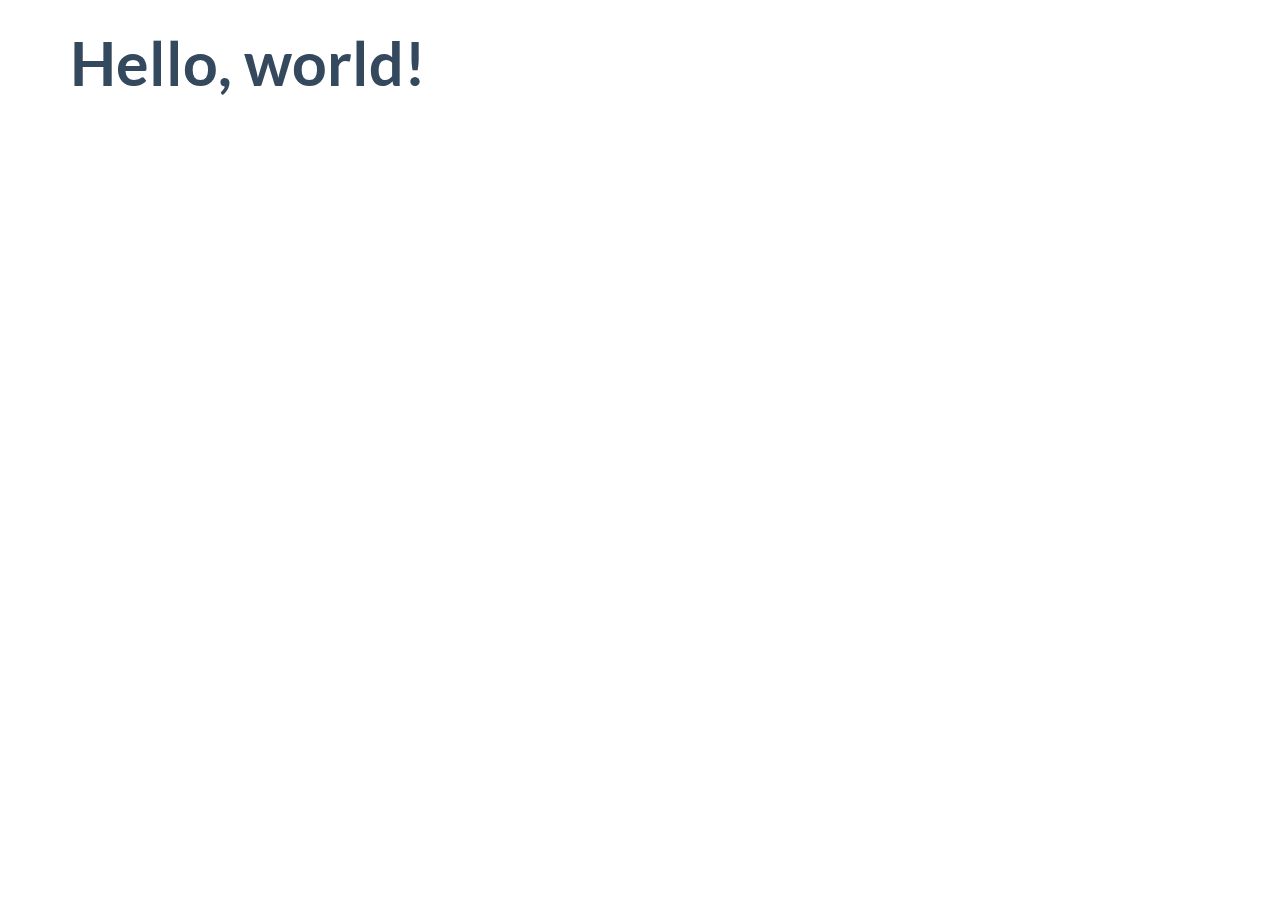
<file: Flat-UI-master/dist/index.html>
<!DOCTYPE html>
<html lang="en">
  <head>
    <meta charset="utf-8">
    <title>Flat UI Free 101 Template</title>
    <meta name="viewport" content="width=device-width, initial-scale=1.0">

    <!-- Loading Bootstrap -->
    <link href="../dist/css/vendor/bootstrap/css/bootstrap.min.css" rel="stylesheet">

    <!-- Loading Flat UI -->
    <link href="../dist/css/flat-ui.min.css" rel="stylesheet">

    <link rel="shortcut icon" href="img/favicon.ico">

    <!-- HTML5 shim, for IE6-8 support of HTML5 elements. All other JS at the end of file. -->
    <!--[if lt IE 9]>
      <script src="js/vendor/html5shiv.js"></script>
      <script src="js/vendor/respond.min.js"></script>
    <![endif]-->
  </head>
  <body>
    <div class="container">
        <h1>Hello, world!</h1>
    </div>
    <!-- /.container -->


    <!-- jQuery (necessary for Flat UI's JavaScript plugins) -->
    <script src="../dist/js/vendor/jquery.min.js"></script>
    <!-- Include all compiled plugins (below), or include individual files as needed -->
    <script src="../dist/js/vendor/video.js"></script>
    <script src="../dist/js/flat-ui.min.js"></script>

  </body>
</html>
</file>
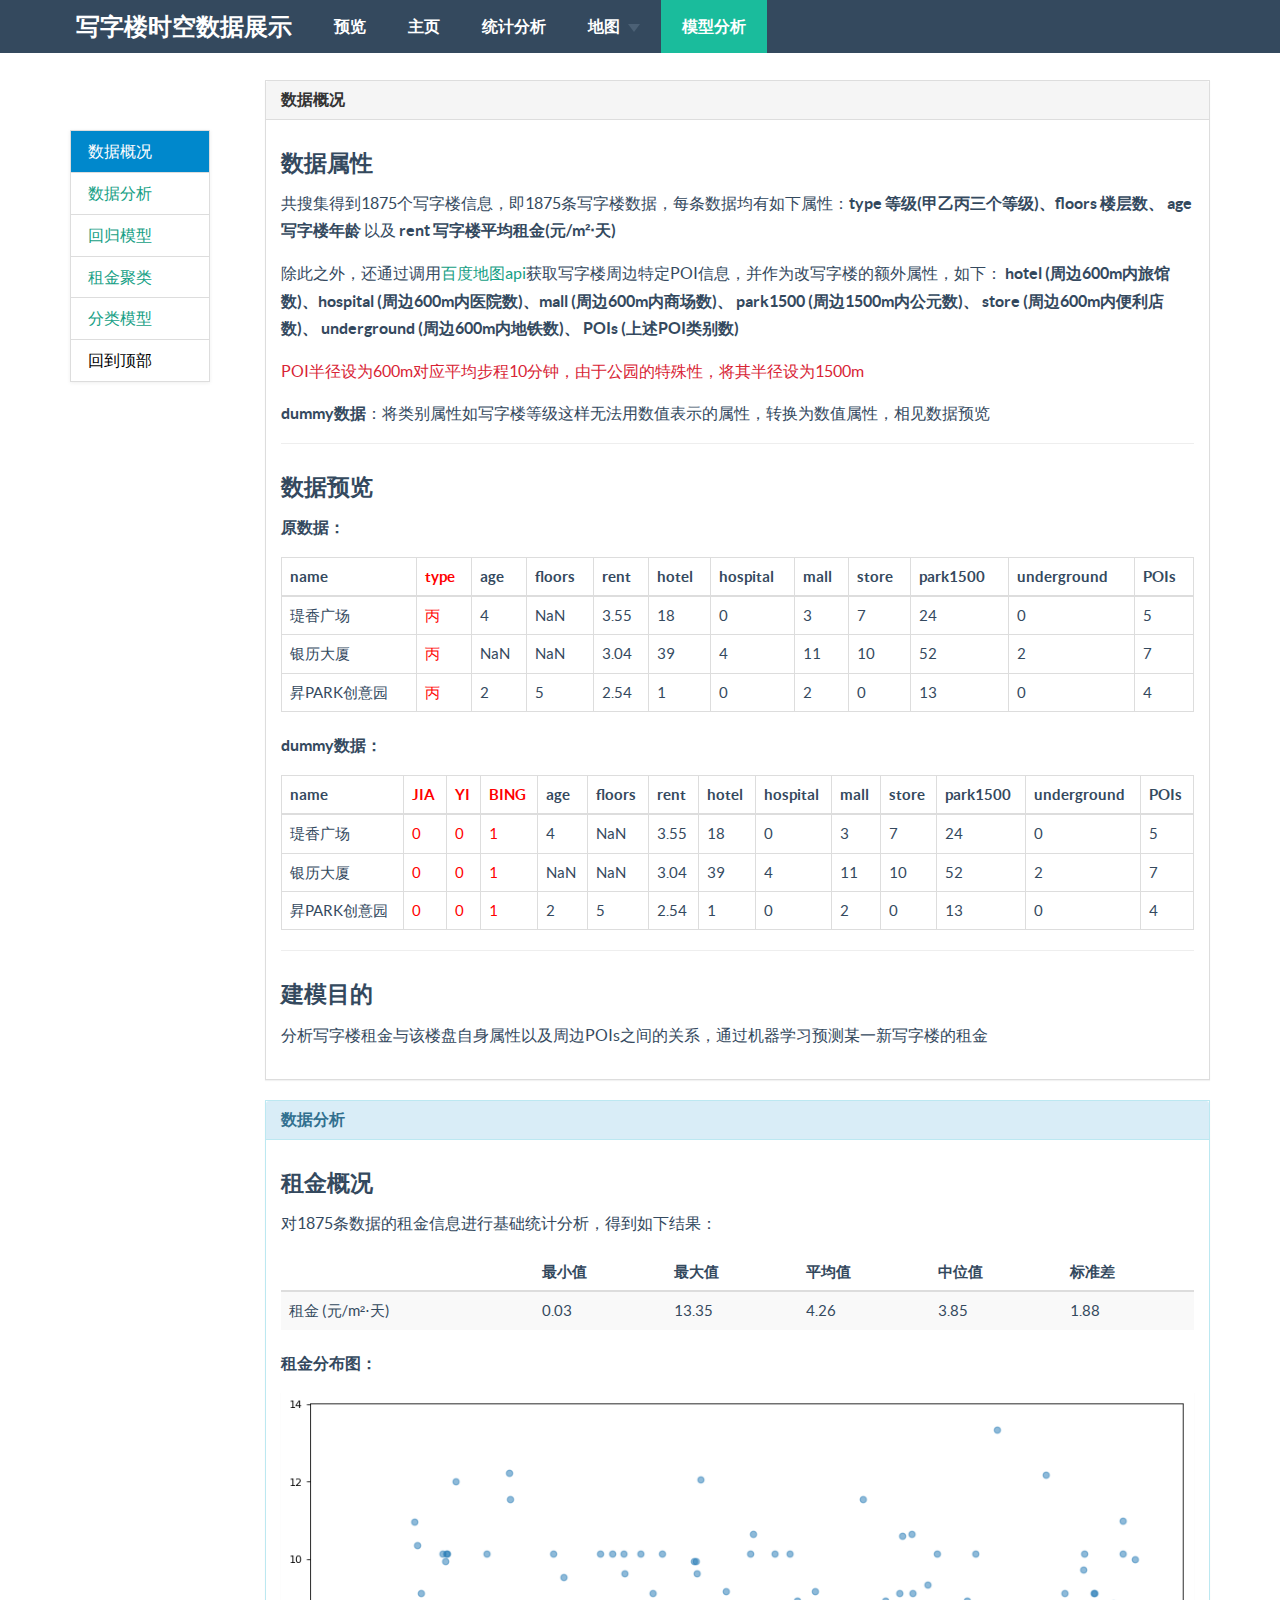
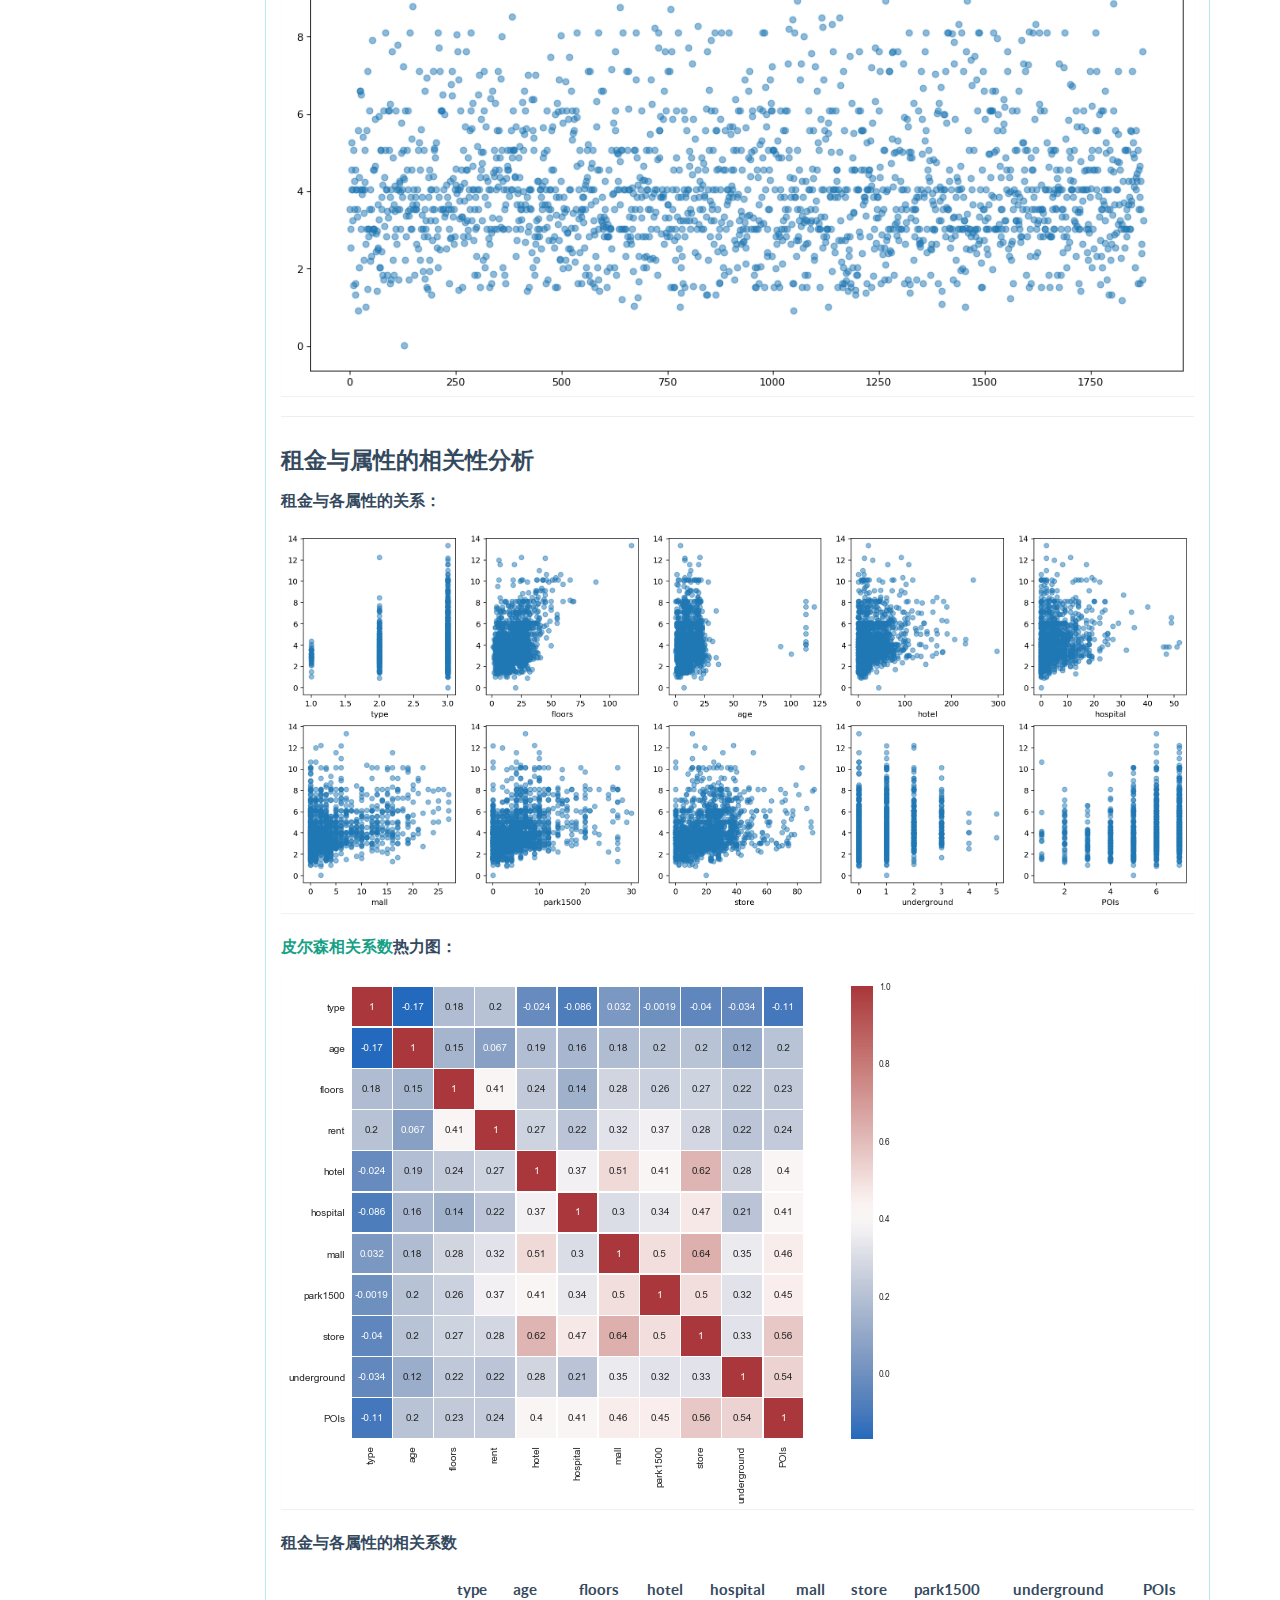
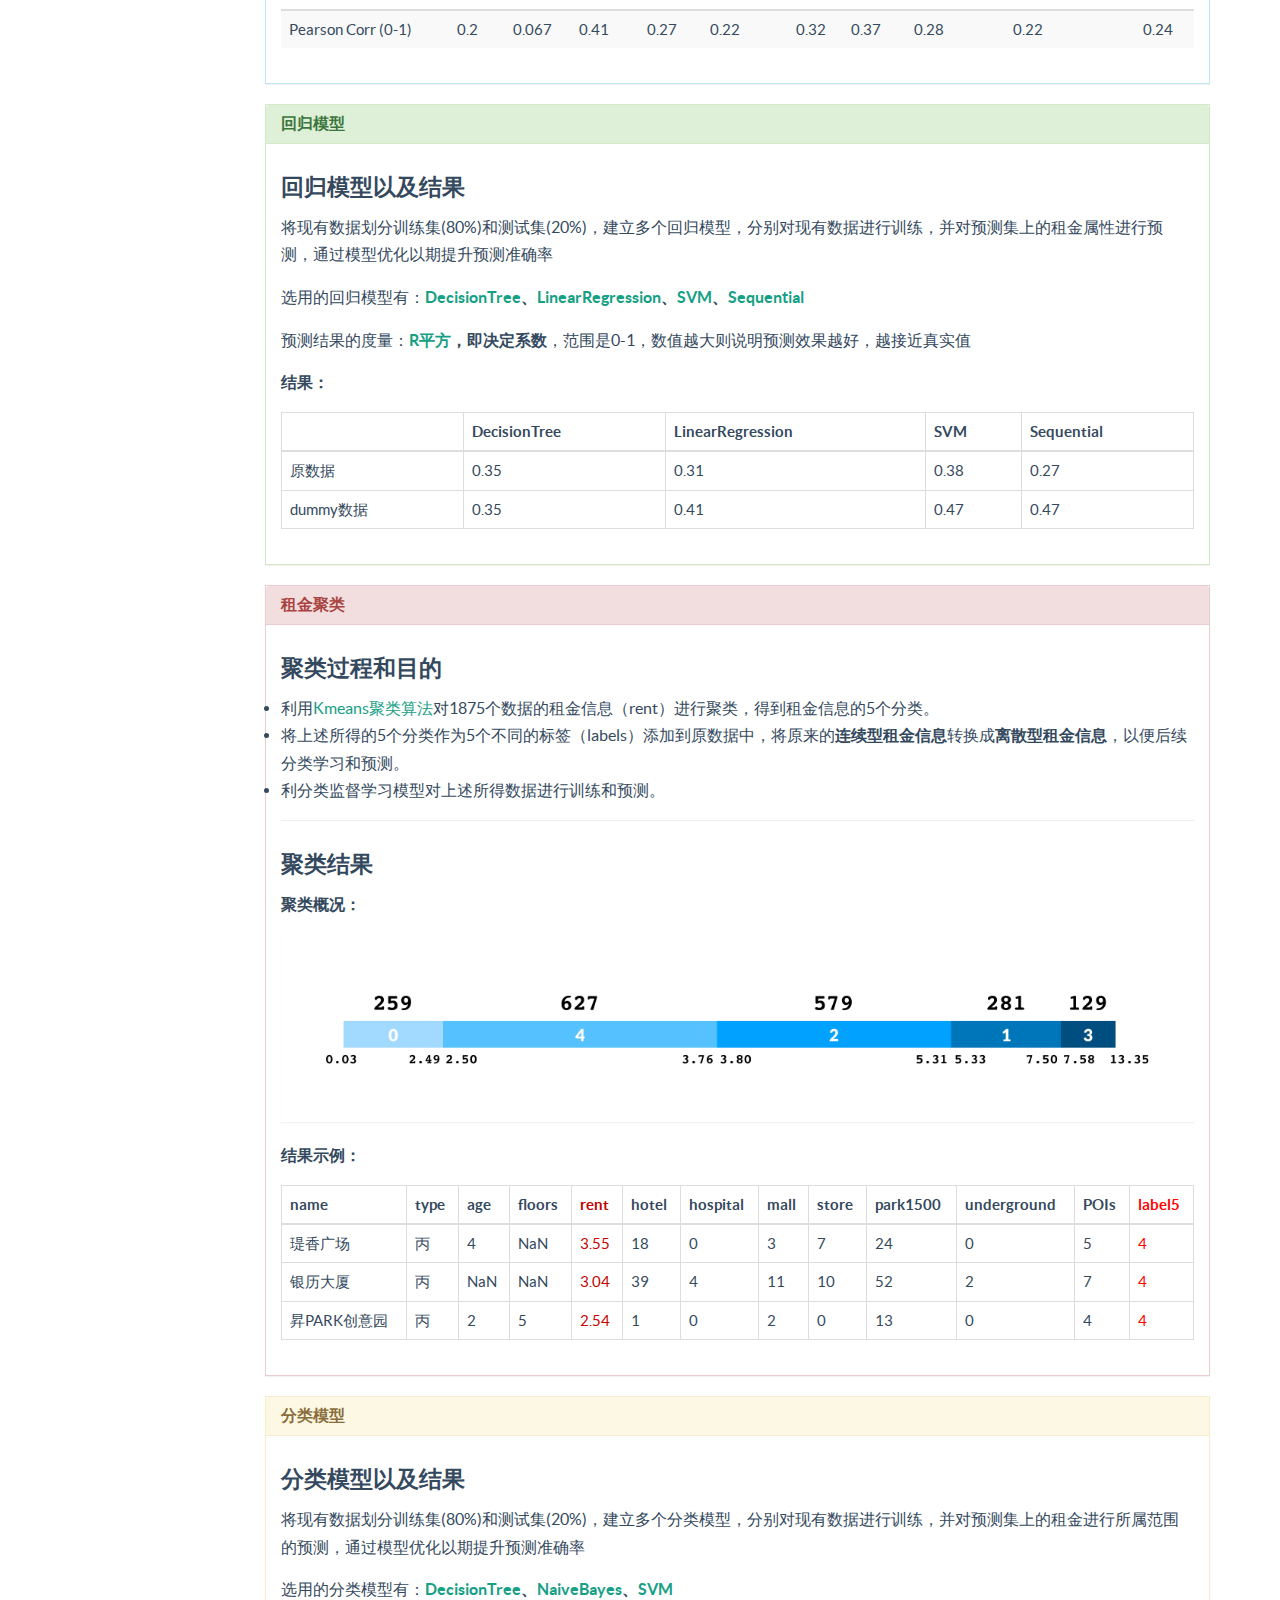
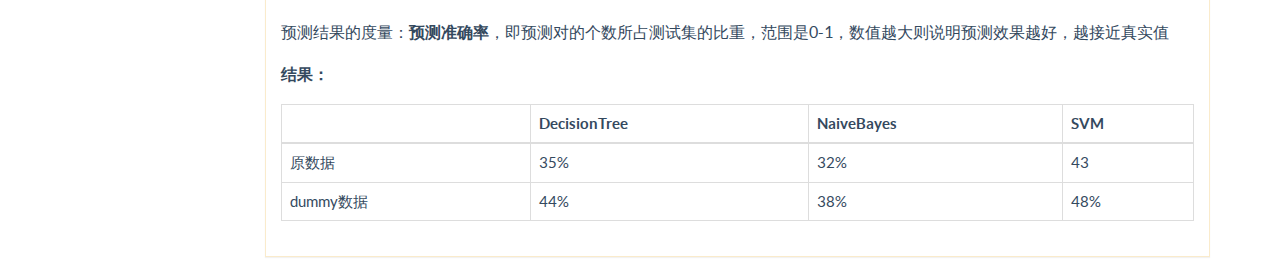
<file: models.html>
<!DOCTYPE html>
<html lang="en">

<head>
    <meta charset="utf-8">
    <meta http-equiv="X-UA-Compatible" content="IE=edge">
    <meta name="viewport" content="width=device-width, initial-scale=1">
    <!-- 上述3个meta标签*必须*放在最前面，任何其他内容都*必须*跟随其后！ -->
    <meta name="description" content="">
    <meta name="author" content="">

    <title>模型分析及其结果</title>

    <!-- Loading Bootstrap -->
    <link href="Flat-UI-master/dist/css/vendor/bootstrap/css/bootstrap.min.css" rel="stylesheet">
    <!-- Loading Flat UI -->
    <link href="Flat-UI-master/dist/css/flat-ui.css" rel="stylesheet">
    <link rel="shortcut icon" href="Flat-UI-master/dist/img/favicon.ico">
    <link rel="stylesheet" href="leaflet/awesome-markers/leaflet.awesome-markers.css">
    <link href="https://use.fontawesome.com/releases/v5.0.6/css/all.css" rel="stylesheet">

    <link href="map.css" rel="stylesheet">

    <!--    <link href="css/mycss.css" rel="stylesheet">-->
    <style>
        /* Custom Styles */
        
        ul.nav-tabs {
            width: 140px;
            margin-top: 50px;
            border-radius: 0;
            border: 1px solid #ddd;
            box-shadow: 0 1px 4px rgba(0, 0, 0, 0.067);
        }
        
        ul.nav-tabs li {
            margin: 0;
            border-top: 1px solid #ddd;
        }
        
        ul.nav-tabs li:first-child {
            border-top: none;
        }
        
        ul.nav-tabs li a {
            margin: 0;
            padding: 8px 16px;
            border-radius: 0;
        }
        
        ul.nav-tabs li.active a,
        ul.nav-tabs li.active a:hover {
            color: #fff;
            background: #0088cc;
            border: 1px solid #0088cc;
        }
        
        ul.nav-tabs li:first-child a {
            border-radius: 0;
        }
        
        ul.nav-tabs li:last-child a {
            border-radius: 0;
        }
        
        ul.nav-tabs.affix {
            top: 100px;
            /* Set the top position of pinned element */
        }
    </style>

</head>

<body data-spy="scroll" data-target="#myScrollspy">

    <nav class="navbar navbar-inverse navbar-fixed-top">
        <div class="container">
            <div class="navbar-header">
                <button type="button" class="navbar-toggle collapsed" data-toggle="collapse" data-target="#navbar" aria-expanded="false" aria-controls="navbar">
                <span class="sr-only">Toggle navigation</span>
                <span class="icon-bar"></span>
                <span class="icon-bar"></span>
                <span class="icon-bar"></span>
            </button>
                <a class="navbar-brand" href="#">写字楼时空数据展示</a>
            </div>
            <div id="navbar" class="navbar-collapse collapse">
                <ul class="nav navbar-nav">
                    <li><a href="overview.html">预览</a></li>
                    <li><a href="index.html">主页</a></li>
                    <li><a href="statistics.html">统计分析</a></li>
                    <li class="dropdown">
                        <a href="#" class="dropdown-toggle" data-toggle="dropdown">地图<b class="caret"></b></a>
                        <ul class="dropdown-menu">
                            <li><a href="heatmap.html">热力图</a></li>
                            <li><a href="clustering.html">聚合图</a></li>
                        </ul>
                    </li>
                    <li class="active"><a href="models.html">模型分析</a></li>
                </ul>
                <!--<form class="navbar-form navbar-right">-->
                <!--<div class="form-group">-->
                <!--<input type="text" placeholder="Email" class="form-control">-->
                <!--</div>-->
                <!--<div class="form-group">-->
                <!--<input type="password" placeholder="Password" class="form-control">-->
                <!--</div>-->
                <!--<button type="submit" class="btn btn-success">Sign in</button>-->
                <!--</form>-->
            </div>
            <!--/.navbar-collapse -->
        </div>
    </nav>

    <div class="container" style="margin-top: 80px">

        <div class="row">
            <div class="col-xs-2" id="myScrollspy">
                <ul class="nav nav-tabs nav-stacked" data-spy="affix" data-offset-top="125">
                    <li class="active"><a href="#section-0">数据概况</a></li>
                    <li><a href="#section-1">数据分析</a></li>
                    <li><a href="#section-2">回归模型</a></li>
                    <li><a href="#section-3">租金聚类</a></li>
                    <li><a href="#section-4">分类模型</a></li>
                    <li><a href="#top" style="color: black">回到顶部</a></li>
                </ul>
            </div>

            <div class="col-xs-10">
                <div class="panel panel-default" id="section-0">
                    <div class="panel-heading">
                        <h3 class="panel-title">数据概况</h3>
                    </div>
                    <div class="panel-body">
                        <h5>数据属性</h5>

                        <p>共搜集得到1875个写字楼信息，即1875条写字楼数据，每条数据均有如下属性：<b>type 等级(甲乙丙三个等级)、floors 楼层数、
                        age 写字楼年龄</b> 以及 <b>rent 写字楼平均租金(元/m²⋅天)</b></p>
                        <p>除此之外，还通过调用<a href="http://lbsyun.baidu.com/index.php?title=jspopular3.0">百度地图api</a>获取写字楼周边特定POI信息，并作为改写字楼的额外属性，如下：
                            <b>hotel (周边600m内旅馆数)、hospital (周边600m内医院数)、mall (周边600m内商场数)、 park1500 (周边1500m内公元数)、
                            store (周边600m内便利店数)、
                            underground (周边600m内地铁数)、 POIs (上述POI类别数)</b></p>
                        <p style="color: #d82334">POI半径设为600m对应平均步程10分钟，由于公园的特殊性，将其半径设为1500m</p>
                        <p><b>dummy数据</b>：将类别属性如写字楼等级这样无法用数值表示的属性，转换为数值属性，相见数据预览</p>
                        <hr>

                        <h5 style="margin-top: 30px">数据预览</h5>
                        <p><b>原数据：</b></p>
                        <table class="table table-bordered">
                            <thead>
                                <tr>
                                    <th>name</th>
                                    <th style="color: red">type</th>
                                    <th>age</th>
                                    <th>floors</th>
                                    <th>rent</th>
                                    <th>hotel</th>
                                    <th>hospital</th>
                                    <th>mall</th>
                                    <th>store</th>
                                    <th>park1500</th>
                                    <th>underground</th>
                                    <th>POIs</th>
                                </tr>
                            </thead>

                            <tbody>
                                <tr>
                                    <th>瑅香广场</th>
                                    <th style="color: red">丙</th>
                                    <th>4</th>
                                    <th>NaN</th>
                                    <th>3.55</th>
                                    <th>18</th>
                                    <th>0</th>
                                    <th>3</th>
                                    <th>7</th>
                                    <th>24</th>
                                    <th>0</th>
                                    <th>5</th>
                                </tr>
                                <tr>
                                    <th>银历大厦</th>
                                    <th style="color: red">丙</th>
                                    <th>NaN</th>
                                    <th>NaN</th>
                                    <th>3.04</th>
                                    <th>39</th>
                                    <th>4</th>
                                    <th>11</th>
                                    <th>10</th>
                                    <th>52</th>
                                    <th>2</th>
                                    <th>7</th>
                                </tr>
                                <tr>
                                    <th>昇PARK创意园</th>
                                    <th style="color: red">丙</th>
                                    <th>2</th>
                                    <th>5</th>
                                    <th>2.54</th>
                                    <th>1</th>
                                    <th>0</th>
                                    <th>2</th>
                                    <th>0</th>
                                    <th>13</th>
                                    <th>0</th>
                                    <th>4</th>
                                </tr>
                            </tbody>
                        </table>
                        <p><b>dummy数据：</b></p>
                        <table class="table table-bordered">
                            <thead>
                                <tr>
                                    <th>name</th>
                                    <th style="color: red">JIA</th>
                                    <th style="color: red">YI</th>
                                    <th style="color: red">BING</th>
                                    <th>age</th>
                                    <th>floors</th>
                                    <th>rent</th>
                                    <th>hotel</th>
                                    <th>hospital</th>
                                    <th>mall</th>
                                    <th>store</th>
                                    <th>park1500</th>
                                    <th>underground</th>
                                    <th>POIs</th>
                                </tr>
                            </thead>

                            <tbody>
                                <tr>
                                    <th>瑅香广场</th>
                                    <th style="color: red">0</th>
                                    <th style="color: red">0</th>
                                    <th style="color: red">1</th>
                                    <th>4</th>
                                    <th>NaN</th>
                                    <th>3.55</th>
                                    <th>18</th>
                                    <th>0</th>
                                    <th>3</th>
                                    <th>7</th>
                                    <th>24</th>
                                    <th>0</th>
                                    <th>5</th>
                                </tr>
                                <tr>
                                    <th>银历大厦</th>
                                    <th style="color: red">0</th>
                                    <th style="color: red">0</th>
                                    <th style="color: red">1</th>
                                    <th>NaN</th>
                                    <th>NaN</th>
                                    <th>3.04</th>
                                    <th>39</th>
                                    <th>4</th>
                                    <th>11</th>
                                    <th>10</th>
                                    <th>52</th>
                                    <th>2</th>
                                    <th>7</th>
                                </tr>
                                <tr>
                                    <th>昇PARK创意园</th>
                                    <th style="color: red">0</th>
                                    <th style="color: red">0</th>
                                    <th style="color: red">1</th>
                                    <th>2</th>
                                    <th>5</th>
                                    <th>2.54</th>
                                    <th>1</th>
                                    <th>0</th>
                                    <th>2</th>
                                    <th>0</th>
                                    <th>13</th>
                                    <th>0</th>
                                    <th>4</th>
                                </tr>
                            </tbody>
                        </table>

                        <hr>

                        <h5 style="margin-top: 30px">建模目的</h5>
                        <p>分析写字楼租金与该楼盘自身属性以及周边POIs之间的关系，通过机器学习预测某一新写字楼的租金</p>

                    </div>
                </div>

                <div class="panel panel-info" id="section-1">
                    <div class="panel-heading">
                        <h3 class="panel-title">数据分析</h3>
                    </div>
                    <div class="panel-body">
                        <h5>租金概况</h5>
                        <p>对1875条数据的租金信息进行基础统计分析，得到如下结果：</p>
                        <table class="table table-striped">
                            <thead>
                                <tr>
                                    <th></th>
                                    <th>最小值</th>
                                    <th>最大值</th>
                                    <th>平均值</th>
                                    <th>中位值</th>
                                    <th>标准差</th>
                                </tr>
                            </thead>

                            <tbody>
                                <tr>
                                    <th>租金 (元/m²⋅天)</th>
                                    <th>0.03</th>
                                    <th>13.35</th>
                                    <th>4.26</th>
                                    <th>3.85</th>
                                    <th>1.88</th>
                                </tr>

                            </tbody>
                        </table>

                        <p><b>租金分布图：</b></p>
                        <div class="panel"><img src="imgs/rents.png" class="img-responsive"></div>

                        <hr>
                        <h5 style="margin-top: 30px">租金与属性的相关性分析</h5>
                        <p><b>租金与各属性的关系：</b></p>
                        <div class="panel"><img src="imgs/scatters_plot.png" class="img-responsive"></div>

                        <p><b><a href="https://en.wikipedia.org/wiki/Pearson_correlation_coefficient">皮尔森相关系数</a>热力图：</b>
                        </p>
                        <div class="panel"><img src="imgs/corrs.png" class="img-responsive"></div>
                        <p><b>租金与各属性的相关系数</b></p>
                        <table class="table table-striped">
                            <thead>
                                <tr>
                                    <th></th>
                                    <th>type</th>
                                    <th>age</th>
                                    <th>floors</th>
                                    <th>hotel</th>
                                    <th>hospital</th>
                                    <th>mall</th>
                                    <th>store</th>
                                    <th>park1500</th>
                                    <th>underground</th>
                                    <th>POIs</th>
                                </tr>
                            </thead>

                            <tbody>
                                <tr>
                                    <th>Pearson Corr (0-1)</th>
                                    <th>0.2</th>
                                    <th>0.067</th>
                                    <th>0.41</th>
                                    <th>0.27</th>
                                    <th>0.22</th>
                                    <th>0.32</th>
                                    <th>0.37</th>
                                    <th>0.28</th>
                                    <th>0.22</th>
                                    <th>0.24</th>
                                </tr>
                            </tbody>
                        </table>
                    </div>
                </div>

                <div class="panel panel-success" id="section-2">
                    <div class="panel-heading">
                        <h3 class="panel-title">回归模型</h3>
                    </div>
                    <div class="panel-body">
                        <h5>回归模型以及结果</h5>
                        <p>将现有数据划分训练集(80%)和测试集(20%)，建立多个回归模型，分别对现有数据进行训练，并对预测集上的租金属性进行预测，通过模型优化以期提升预测准确率</p>
                        <p>选用的回归模型有：<b><a href="https://en.wikipedia.org/wiki/Decision_tree_learning">DecisionTree</a>、<a
                            href="https://en.wikipedia.org/wiki/Linear_regression">LinearRegression</a>、<a
                            href="https://en.wikipedia.org/wiki/Support_vector_machine">SVM</a>、<a
                            href="http://keras-cn.readthedocs.io/en/latest/models/sequential/">Sequential</a></b></p>
                        <p>预测结果的度量：<b><a href="https://en.wikipedia.org/wiki/Coefficient_of_determination">R平方</a>，即决定系数</b>，范围是0-1，数值越大则说明预测效果越好，越接近真实值
                        </p>
                        <p><b>结果：</b></p>
                        <table class="table table-bordered">
                            <thead>
                                <tr>
                                    <th></th>
                                    <th>DecisionTree</th>
                                    <th>LinearRegression</th>
                                    <th>SVM</th>
                                    <th>Sequential</th>
                                </tr>
                            </thead>

                            <tbody>
                                <tr>
                                    <th>原数据</th>
                                    <th>0.35</th>
                                    <th>0.31</th>
                                    <th>0.38</th>
                                    <th>0.27</th>
                                </tr>
                                <tr>
                                    <th>dummy数据</th>
                                    <th>0.35</th>
                                    <th>0.41</th>
                                    <th>0.47</th>
                                    <th>0.47</th>
                                </tr>
                            </tbody>
                        </table>
                    </div>
                </div>

                <div class="panel panel-danger" id="section-3">
                    <div class="panel-heading">
                        <h3 class="panel-title">租金聚类</h3>
                    </div>
                    <div class="panel-body">
                        <h5>聚类过程和目的</h5>
                        <p>
                            <li>利用<a href="https://en.wikipedia.org/wiki/K-means_clustering">Kmeans聚类算法</a>对1875个数据的租金信息（rent）进行聚类，得到租金信息的5个分类。
                            </li>
                            <li>将上述所得的5个分类作为5个不同的标签（labels）添加到原数据中，将原来的<b>连续型租金信息</b>转换成<b>离散型租金信息</b>，以便后续分类学习和预测。</li>
                            <li>利分类监督学习模型对上述所得数据进行训练和预测。</li>
                        </p>

                        <hr>
                        <h5 style="margin-top: 30px">聚类结果</h5>
                        <p><b>聚类概况：</b></p>
                        <div class="panel"><img src="imgs/kmeans.png" class="img-responsive"></div>
                        <p><b>结果示例：</b></p>
                        <table class="table table-bordered">
                            <thead>
                                <tr>
                                    <th>name</th>
                                    <th>type</th>
                                    <th>age</th>
                                    <th>floors</th>
                                    <th style="color: #c60100">rent</th>
                                    <th>hotel</th>
                                    <th>hospital</th>
                                    <th>mall</th>
                                    <th>store</th>
                                    <th>park1500</th>
                                    <th>underground</th>
                                    <th>POIs</th>
                                    <th style="color: red">label5</th>
                                </tr>
                            </thead>

                            <tbody>
                                <tr>
                                    <th>瑅香广场</th>
                                    <th>丙</th>
                                    <th>4</th>
                                    <th>NaN</th>
                                    <th style="color: #c60100">3.55</th>
                                    <th>18</th>
                                    <th>0</th>
                                    <th>3</th>
                                    <th>7</th>
                                    <th>24</th>
                                    <th>0</th>
                                    <th>5</th>
                                    <th style="color: red">4</th>
                                </tr>
                                <tr>
                                    <th>银历大厦</th>
                                    <th>丙</th>
                                    <th>NaN</th>
                                    <th>NaN</th>
                                    <th style="color: #c60100">3.04</th>
                                    <th>39</th>
                                    <th>4</th>
                                    <th>11</th>
                                    <th>10</th>
                                    <th>52</th>
                                    <th>2</th>
                                    <th>7</th>
                                    <th style="color: red">4</th>
                                </tr>
                                <tr>
                                    <th>昇PARK创意园</th>
                                    <th>丙</th>
                                    <th>2</th>
                                    <th>5</th>
                                    <th style="color: #c60100">2.54</th>
                                    <th>1</th>
                                    <th>0</th>
                                    <th>2</th>
                                    <th>0</th>
                                    <th>13</th>
                                    <th>0</th>
                                    <th>4</th>
                                    <th style="color: red">4</th>
                                </tr>
                            </tbody>
                        </table>
                    </div>
                </div>

                <div class="panel panel-warning" id="section-4">
                    <div class="panel-heading">
                        <h3 class="panel-title">分类模型</h3>
                    </div>
                    <div class="panel-body">
                        <h5>分类模型以及结果</h5>
                        <p>将现有数据划分训练集(80%)和测试集(20%)，建立多个分类模型，分别对现有数据进行训练，并对预测集上的租金进行所属范围的预测，通过模型优化以期提升预测准确率</p>
                        <p>选用的分类模型有：<b><a href="https://en.wikipedia.org/wiki/Decision_tree_learning">DecisionTree</a>、<a
                            href="https://en.wikipedia.org/wiki/Naive_Bayes_classifier">NaiveBayes</a>、<a
                            href="https://en.wikipedia.org/wiki/Support_vector_machine">SVM</a></b></p>
                        <p>预测结果的度量：<b>预测准确率</b>，即预测对的个数所占测试集的比重，范围是0-1，数值越大则说明预测效果越好，越接近真实值
                        </p>
                        <p><b>结果：</b></p>
                        <table class="table table-bordered">
                            <thead>
                                <tr>
                                    <th></th>
                                    <th>DecisionTree</th>
                                    <th>NaiveBayes</th>
                                    <th>SVM</th>
                                </tr>
                            </thead>

                            <tbody>
                                <tr>
                                    <th>原数据</th>
                                    <th>35%</th>
                                    <th>32%</th>
                                    <th>43</th>
                                </tr>
                                <tr>
                                    <th>dummy数据</th>
                                    <th>44%</th>
                                    <th>38%</th>
                                    <th>48%</th>
                                </tr>
                            </tbody>
                        </table>
                    </div>
                </div>

            </div>


        </div>
    </div>
    <script src="Flat-UI-master/dist/js/vendor/jquery.min.js"></script>
    <script src="Flat-UI-master/dist/js/flat-ui.min.js"></script>
</body>

</html>
</file>
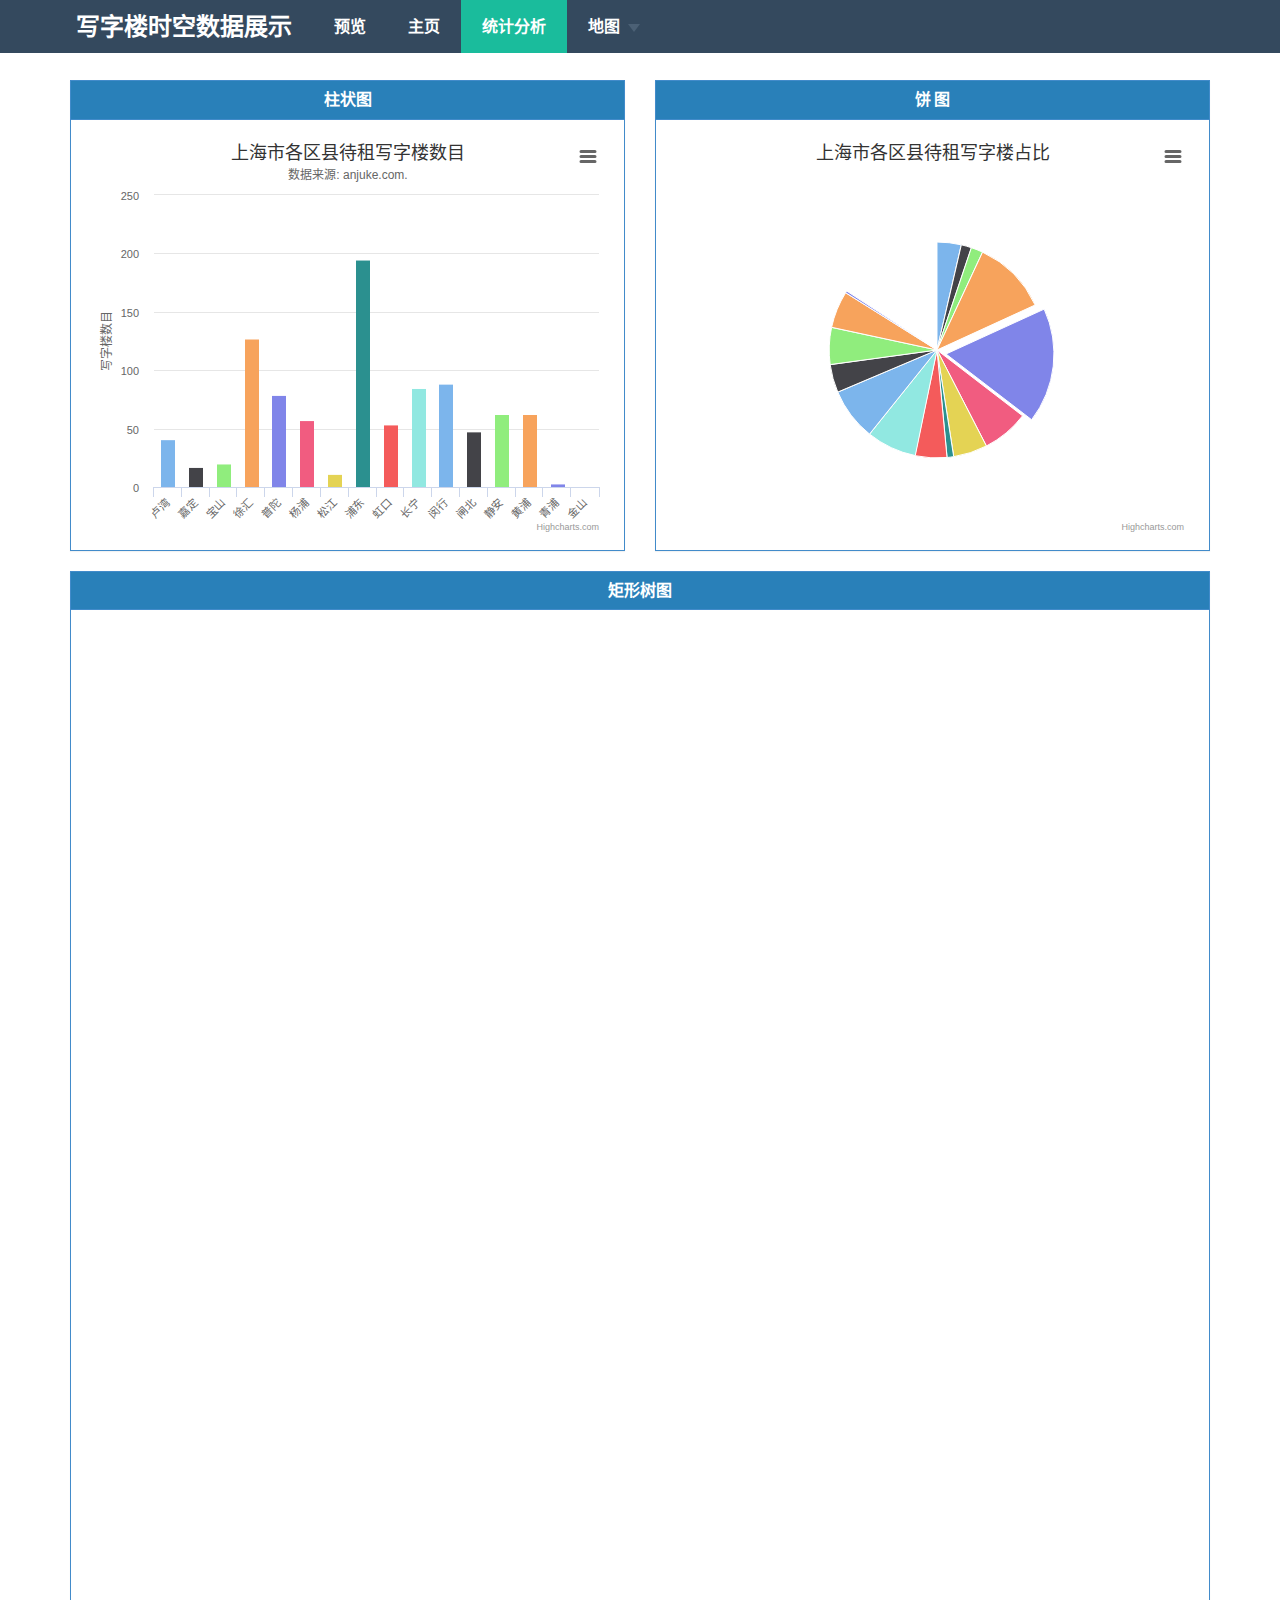
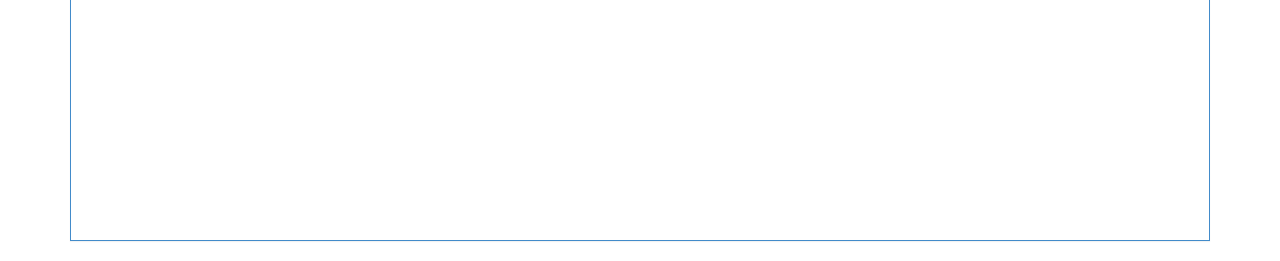
<file: statistics.html>
<!DOCTYPE html>
<html lang="zh-CN">

<head>
    <meta charset="utf-8">
    <meta http-equiv="X-UA-Compatible" content="IE=edge">
    <meta name="viewport" content="width=device-width, initial-scale=1">
    <!-- 上述3个meta标签*必须*放在最前面，任何其他内容都*必须*跟随其后！ -->
    <meta name="description" content="">
    <meta name="author" content="">

    <title>统 计</title>

    <!-- Loading Bootstrap -->
    <link href="Flat-UI-master/dist/css/vendor/bootstrap/css/bootstrap.min.css" rel="stylesheet">
    <!-- Loading Flat UI -->
    <link href="Flat-UI-master/dist/css/flat-ui.css" rel="stylesheet">
    <link rel="shortcut icon" href="Flat-UI-master/dist/img/favicon.ico">
    <!-- 加载leaflet-->

    <!--普通图表/热力图/树形图-->
    <script src="code/highcharts.js"></script>
    <script src="code/modules/heatmap.js"></script>
    <script src="code/modules/treemap.js"></script>

    <!--   引入图表导出功能相关的文件-->
    <script src="code/modules/exporting.js"></script>
    <script src="code/modules/offline-exporting.js"></script>

    <link href="map.css" rel="stylesheet">

</head>

<body>
    <nav class="navbar navbar-inverse navbar-fixed-top">
        <div class="container">
            <div class="navbar-header">
                <button type="button" class="navbar-toggle collapsed" data-toggle="collapse" data-target="#navbar" aria-expanded="false" aria-controls="navbar">
                    <span class="sr-only">Toggle navigation</span>
                    <span class="icon-bar"></span>
                    <span class="icon-bar"></span>
                    <span class="icon-bar"></span>
                </button>
                <a class="navbar-brand" href="index.html">写字楼时空数据展示</a>
            </div>
            <div id="navbar" class="navbar-collapse collapse">
                <ul class="nav navbar-nav">
                    <li><a href="overview.html">预览</a></li>
                    <li><a href="index.html">主页</a></li>
                    <li class="active"><a href="statistics.html">统计分析</a></li>
                    <li class="dropdown">
                        <a href="#" class="dropdown-toggle" data-toggle="dropdown">地图<b class="caret"></b></a>
                        <ul class="dropdown-menu">
                            <li><a href="heatmap.html">热力图</a></li>
                            <li><a href="clustering.html">聚合图</a></li>
                        </ul>
                    </li>
                </ul>
                <!--<form class="navbar-form navbar-right">-->
                    <!--<div class="form-group">-->
                        <!--<input type="text" placeholder="Email" class="form-control">-->
                    <!--</div>-->
                    <!--<div class="form-group">-->
                        <!--<input type="password" placeholder="Password" class="form-control">-->
                    <!--</div>-->
                    <!--<button type="submit" class="btn btn-success">Sign in</button>-->
                <!--</form>-->
            </div>
            <!--/.navbar-collapse -->
        </div>
    </nav>

    <div class="container" style="margin-top: 80px">
        <div class="row">
            <div class="col-lg-6">
                <div class="panel panel-primary">
                    <div class="panel-heading" style="background-color: #2980B9; border-radius: 0px">
                        <h3 class="panel-title" style="text-align: center"> 柱状图 </h3>
                    </div>
                    <div class="panel-body">
                        <div id="container1" style="width: 100%; height: 400px"></div>
                    </div>
                </div>
            </div>
            <div class="col-lg-6">
                <div class="panel panel-primary">
                    <div class="panel-heading" style="background-color: #2980B9; border-radius: 0px">
                        <h3 class="panel-title" style="text-align: center"> 饼 图 </h3>
                    </div>
                    <div class="panel-body">
                        <div id="container2" style="width: 100%; height: 400px"></div>
                    </div>
                </div>
            </div>
        </div>

        <div class="row">
            <div class="col-lg-12">
                <div class="panel panel-primary">
                    <div class="panel-heading" style="background-color: #2980B9; border-radius: 0px">
                        <h3 class="panel-title" style="text-align: center"> 矩形树图 </h3>
                    </div>
                    <div class="panel-body">
                        <div id="container3" style="width: 100%; height: 600px"></div>
                        <div id="container4" style="width: 100%; height: 600px"></div>
                    </div>
                </div>
            </div>


        </div>

    </div>
    </div>

    <script src="Flat-UI-master/dist/js/vendor/jquery.min.js"></script>
    <script src="Flat-UI-master/dist/js/flat-ui.min.js"></script>

    <script src="data.js"></script>
    <script language="JavaScript">
        $(function() {
            // 柱状图
            Highcharts.chart('container1', {
                chart: {
                    type: 'column'
                },
                title: {
                    text: '上海市各区县待租写字楼数目'
                },
                subtitle: {
                    text: '数据来源: <a href="https://xzl.anjuke.com/zu/?pi=PZ-baidu-pc-all-sydc-zl1">anjuke.com</a>.'
                },
                xAxis: {
                    type: 'category'
                },
                yAxis: {
                    title: {
                        text: '写字楼数目'
                    }
                },
                legend: {
                    enabled: false
                },
                plotOptions: {
                    series: {
                        borderWidth: 0,
                        dataLabels: {
                            enabled: true,
                            format: '{point.y:.0f}'
                        }
                    }
                },
                tooltip: {
                    headerFormat: '<span style="font-size:11px">{series.name}</span><br>',
                    pointFormat: '<span style="color:{point.color}">{point.name}</span>: <b>{point.y:.0f}</b><br/>'
                },
                series: [{
                    name: '区/县',
                    colorByPoint: true,
                    data: [{
                        name: '卢湾',
                        y: 47,
                    }, {
                        name: '嘉定',
                        y: 20,
                    }, {
                        name: '宝山',
                        y: 23,
                    }, {
                        name: '徐汇',
                        y: 146,
                    }, {
                        name: '普陀',
                        y: 91,
                    }, {
                        name: '杨浦',
                        y: 66,
                    }, {
                        name: '松江',
                        y: 13,
                    }, {
                        name: '浦东',
                        y: 224,
                    }, {
                        name: '虹口',
                        y: 62,
                    }, {
                        name: '长宁',
                        y: 98,
                    }, {
                        name: '闵行',
                        y: 102,
                    }, {
                        name: '闸北',
                        y: 55,
                    }, {
                        name: '静安',
                        y: 72,
                    }, {
                        name: '黄浦',
                        y: 72,
                    }, {
                        name: '青浦',
                        y: 3,
                    }, {
                        name: '金山',
                        y: 1,
                    }]
                }],
            });

            // 饼图
            Highcharts.chart('container2', {
                chart: {
                    plotBackgroundColor: null,
                    plotBorderWidth: null,
                    plotShadow: false
                },
                title: {
                    text: '上海市各区县待租写字楼占比'
                },
                tooltip: {
                    headerFormat: '{series.name}<br>',
                    pointFormat: '{point.name}: <b>{point.percentage:.1f}%</b>'
                },
                plotOptions: {
                    pie: {
                        allowPointSelect: true,
                        cursor: 'pointer',
                        dataLabels: {
                            enabled: true,
                            format: '<b>{point.name}</b>: {point.percentage:.1f} %',
                            style: {
                                color: (Highcharts.theme && Highcharts.theme.contrastTextColor) || 'black'
                            }
                        }
                    }
                },
                series: [{
                    type: 'pie',
                    name: '写字楼占比',
                    data: [
                        ['卢湾', 47],
                        ['嘉定', 20],
                        ['宝山', 23],
                        ['徐汇', 146], {
                            name: '浦东',
                            y: 224,
                            sliced: true,
                            selected: true
                        },
                        ['普陀', 91],
                        ['杨浦', 66],
                        ['松江', 13],
                        ['虹口', 62],
                        ['长宁', 98],
                        ['闵行', 102],
                        ['闸北', 55],
                        ['静安', 72],
                        ['黄浦', 72],
                        ['其他', 4]
                    ]
                }]
            });

            //  矩形树图1
            var data = tree_data[0];
            var points = [],
                region_p,
                region_val,
                region_i,
                country_p,
                country_i,
                cause_p,
                cause_i,
                cause_name = [];
            cause_name['Communicable & other Group I'] = 'Communases';
            cause_name['Noncommdiseases'] = 'Non-communicable diseases';
            cause_name['Injuries'] = 'Injuries';
            region_i = 0;
            for (var region in data) {
                region_val = 0;
                region_p = {
                    id: "id_" + region_i,
                    name: region,
                    color: Highcharts.getOptions().colors[region_i]
                };
                country_i = 0;
                for (var country in data[region]) {
                    country_p = {
                        id: region_p.id + "_" + country_i,
                        name: country,
                        parent: region_p.id
                    };
                    points.push(country_p);
                    cause_i = 0;
                    for (var cause in data[region][country]) {
                        cause_p = {
                            id: cause,
                            name: cause_name[cause],
                            parent: country_p.id,
                            value: Math.round(+data[region][country][cause])
                        };
                        region_val += cause_p.value;
                        points.push(cause_p);
                        cause_i++;
                    }
                    country_i++;
                }
                region_p.value = Math.round(region_val);
                points.push(region_p);
                region_i++;
            }
            var chart = new Highcharts.Chart({
                chart: {
                    renderTo: 'container3'
                },
                series: [{
                    type: "treemap",
                    layoutAlgorithm: 'squarified',
                    allowDrillToNode: true,
                    dataLabels: {
                        enabled: false,
                        style: {
                            'fontSize': '15px'
                        }
                    },
                    levelIsConstant: false,
                    levels: [{
                        level: 1,
                        dataLabels: {
                            enabled: true
                        },
                        borderWidth: 2
                    }],
                    data: points
                }],
                subtitle: {
                    text: '点击下钻. 数据来源: <a href="https://xzl.anjuke.com/zu/?pi=PZ-baidu-pc-all-sydc-zl1">anjuke.com</a>.'
                },
                title: {
                    text: '上海市各区写字楼出租信息(卢湾 嘉定 宝山 徐汇 普陀 杨浦 松江 虹口)'
                }
            });

            //  矩形树图2
            var data = tree_data[1];
            var points = [],
                region_p,
                region_val,
                region_i,
                country_p,
                country_i,
                cause_p,
                cause_i,
                cause_name = [];
            cause_name['Communicable & other Group I'] = 'Communases';
            cause_name['Noncommdiseases'] = 'Non-communicable diseases';
            cause_name['Injuries'] = 'Injuries';
            region_i = 0;
            for (var region in data) {
                region_val = 0;
                region_p = {
                    id: "id_" + region_i,
                    name: region,
                    color: Highcharts.getOptions().colors[region_i]
                };
                country_i = 0;
                for (var country in data[region]) {
                    country_p = {
                        id: region_p.id + "_" + country_i,
                        name: country,
                        parent: region_p.id
                    };
                    points.push(country_p);
                    cause_i = 0;
                    for (var cause in data[region][country]) {
                        cause_p = {
                            id: cause,
                            name: cause_name[cause],
                            parent: country_p.id,
                            value: Math.round(+data[region][country][cause])
                        };
                        region_val += cause_p.value;
                        points.push(cause_p);
                        cause_i++;
                    }
                    country_i++;
                }
                region_p.value = Math.round(region_val);
                points.push(region_p);
                region_i++;
            }
            var chart = new Highcharts.Chart({
                chart: {
                    renderTo: 'container4'
                },
                series: [{
                    type: "treemap",
                    layoutAlgorithm: 'squarified',
                    allowDrillToNode: true,
                    dataLabels: {
                        enabled: false
                    },
                    levelIsConstant: false,
                    levels: [{
                        level: 1,
                        dataLabels: {
                            enabled: true,
                            style: {
                                'fontSize': '15px'
                            }
                        },
                        borderWidth: 2
                    }],
                    data: points
                }],
                subtitle: {
                    text: '点击下钻. 数据来源: <a href="https://xzl.anjuke.com/zu/?pi=PZ-baidu-pc-all-sydc-zl1">anjuke.com</a>.'
                },
                title: {
                    text: '上海市各区写字楼出租信息(浦东 金山 长宁 闵行 闸北 青浦 静安 黄浦)'
                }
            });
        });
    </script>



</body>

</html>
</file>
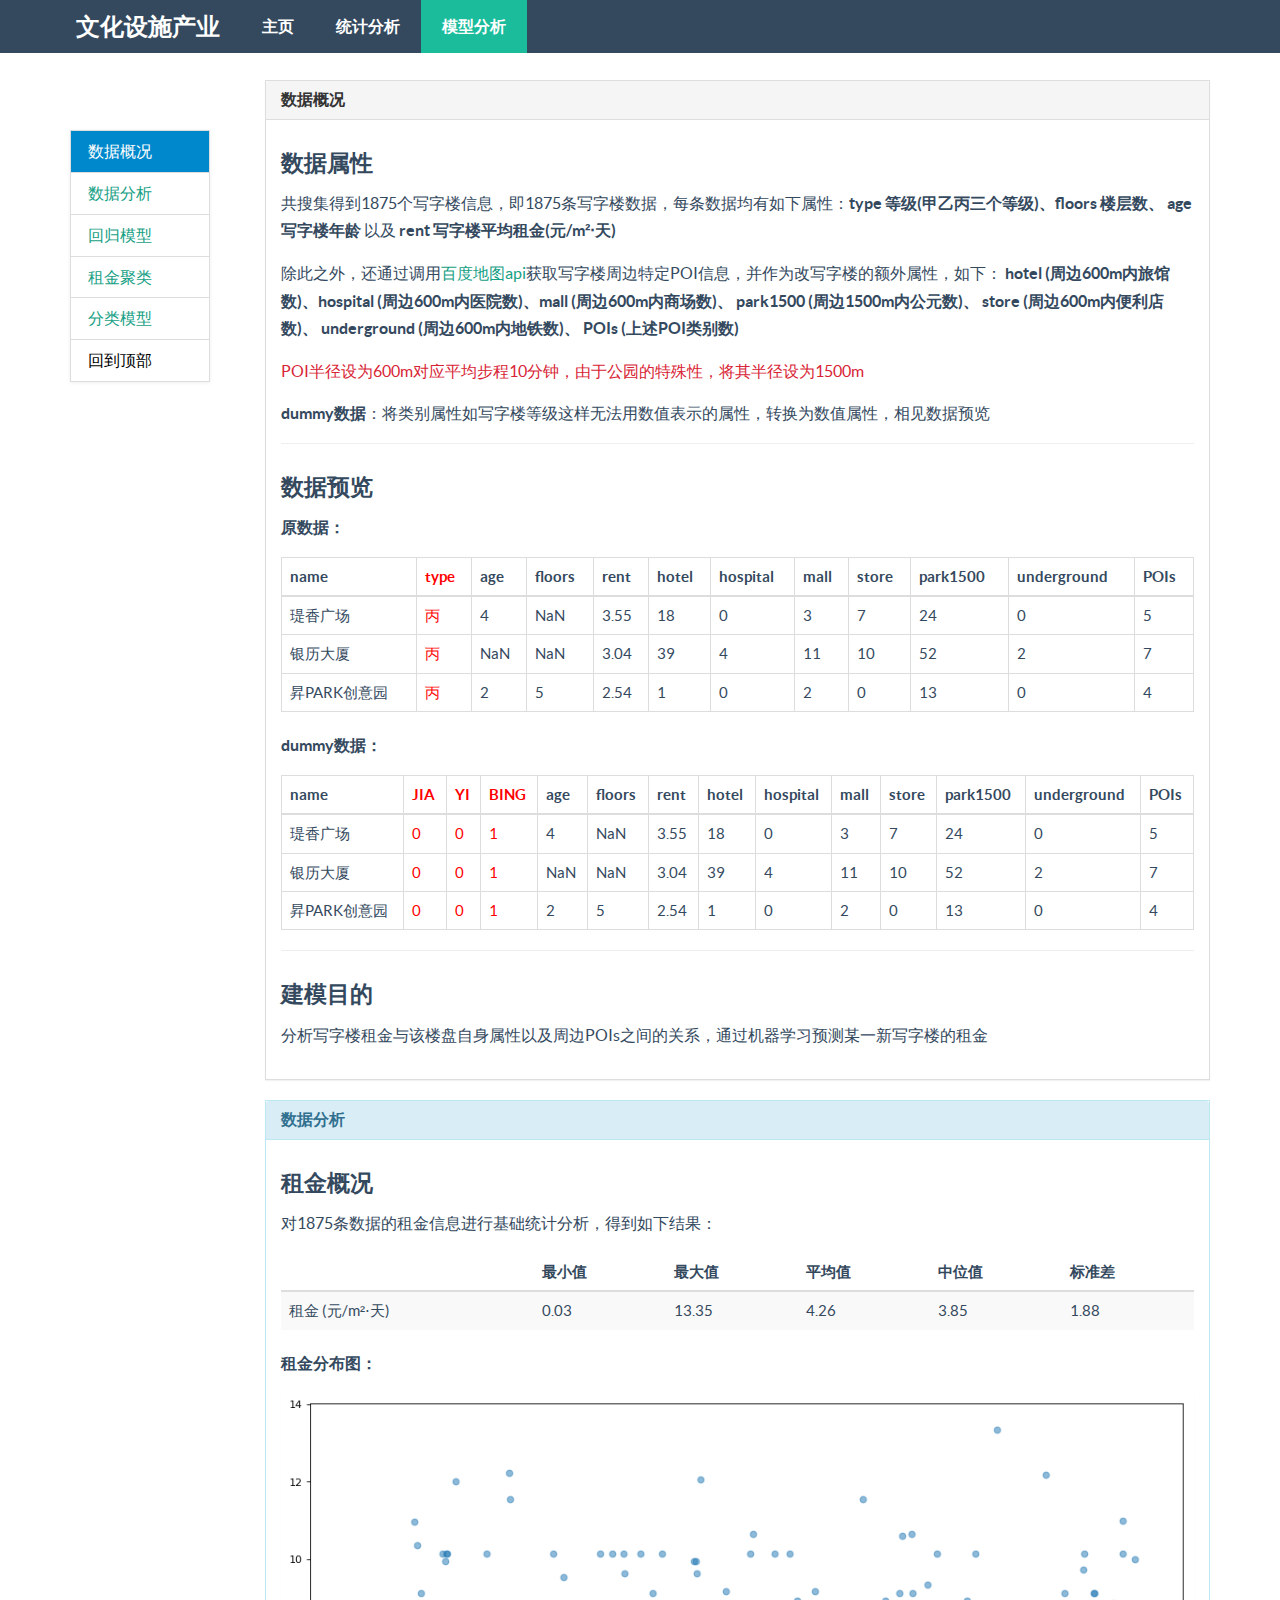
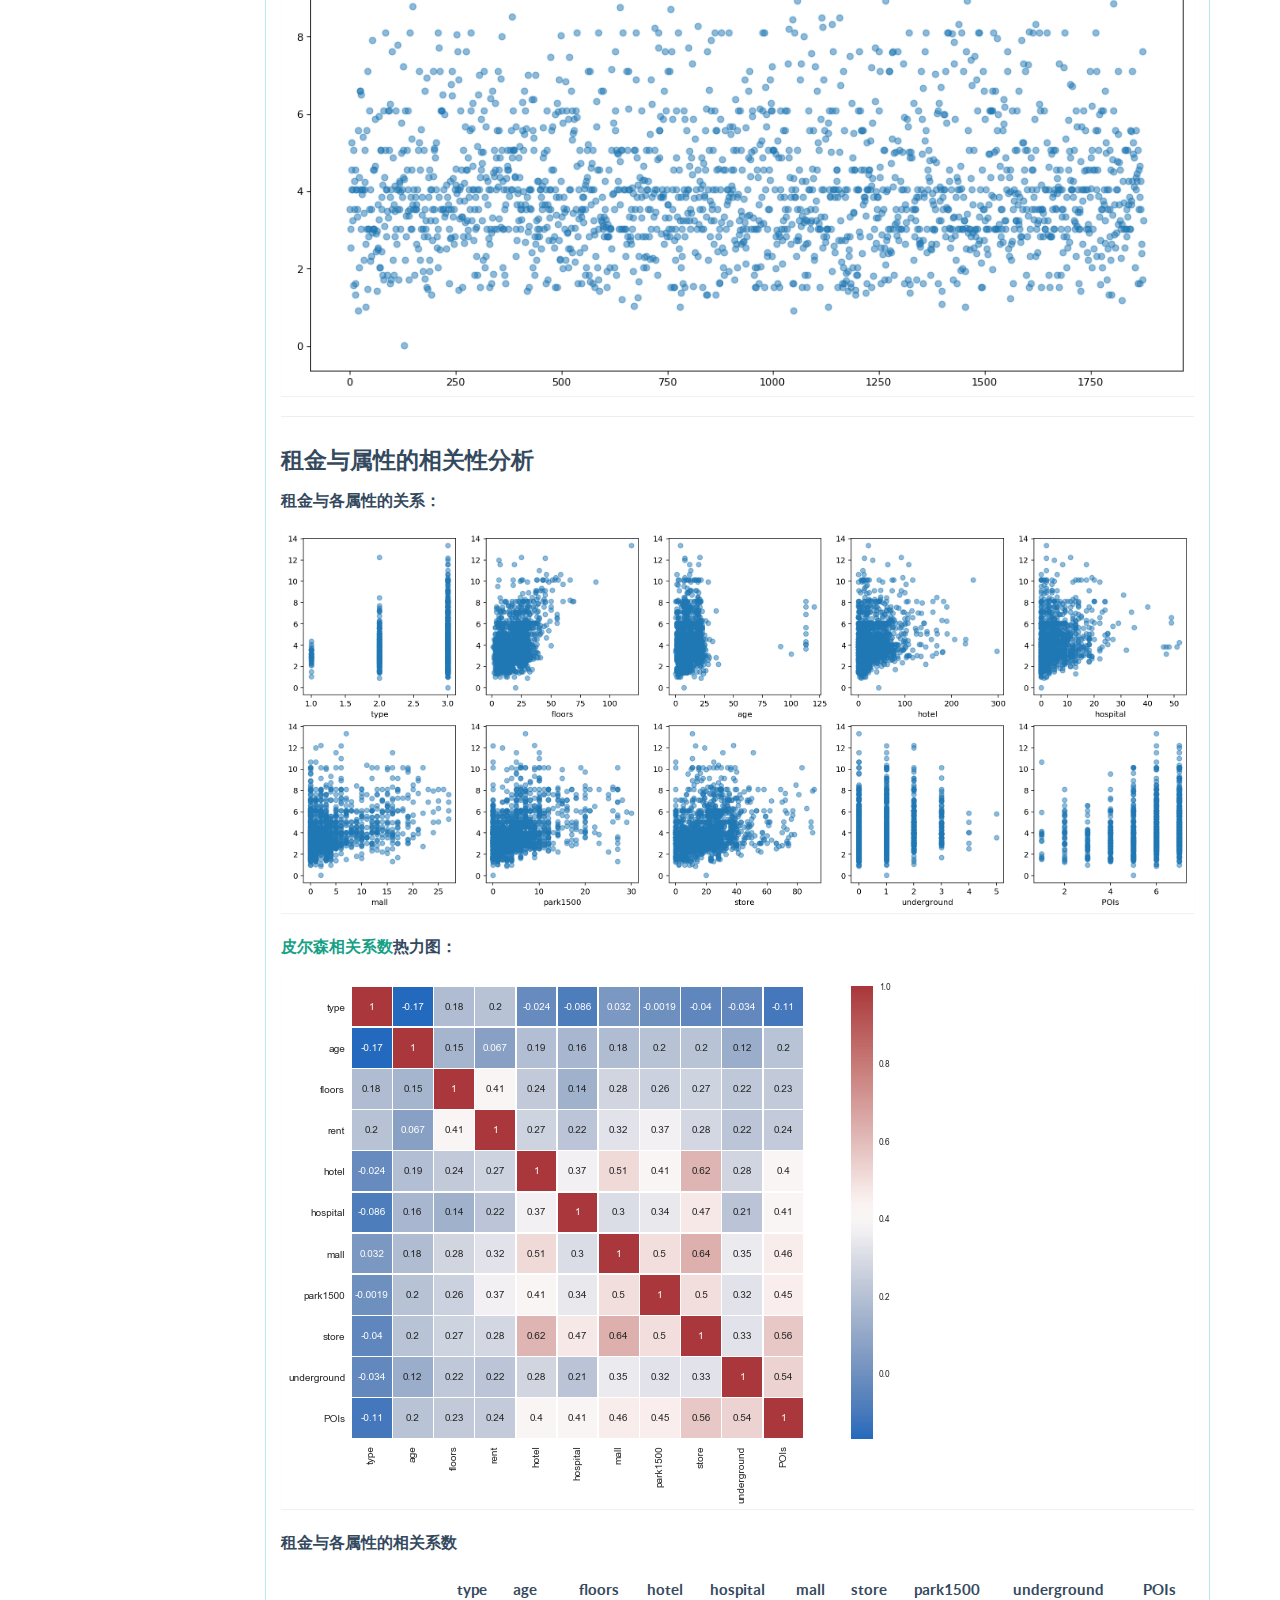
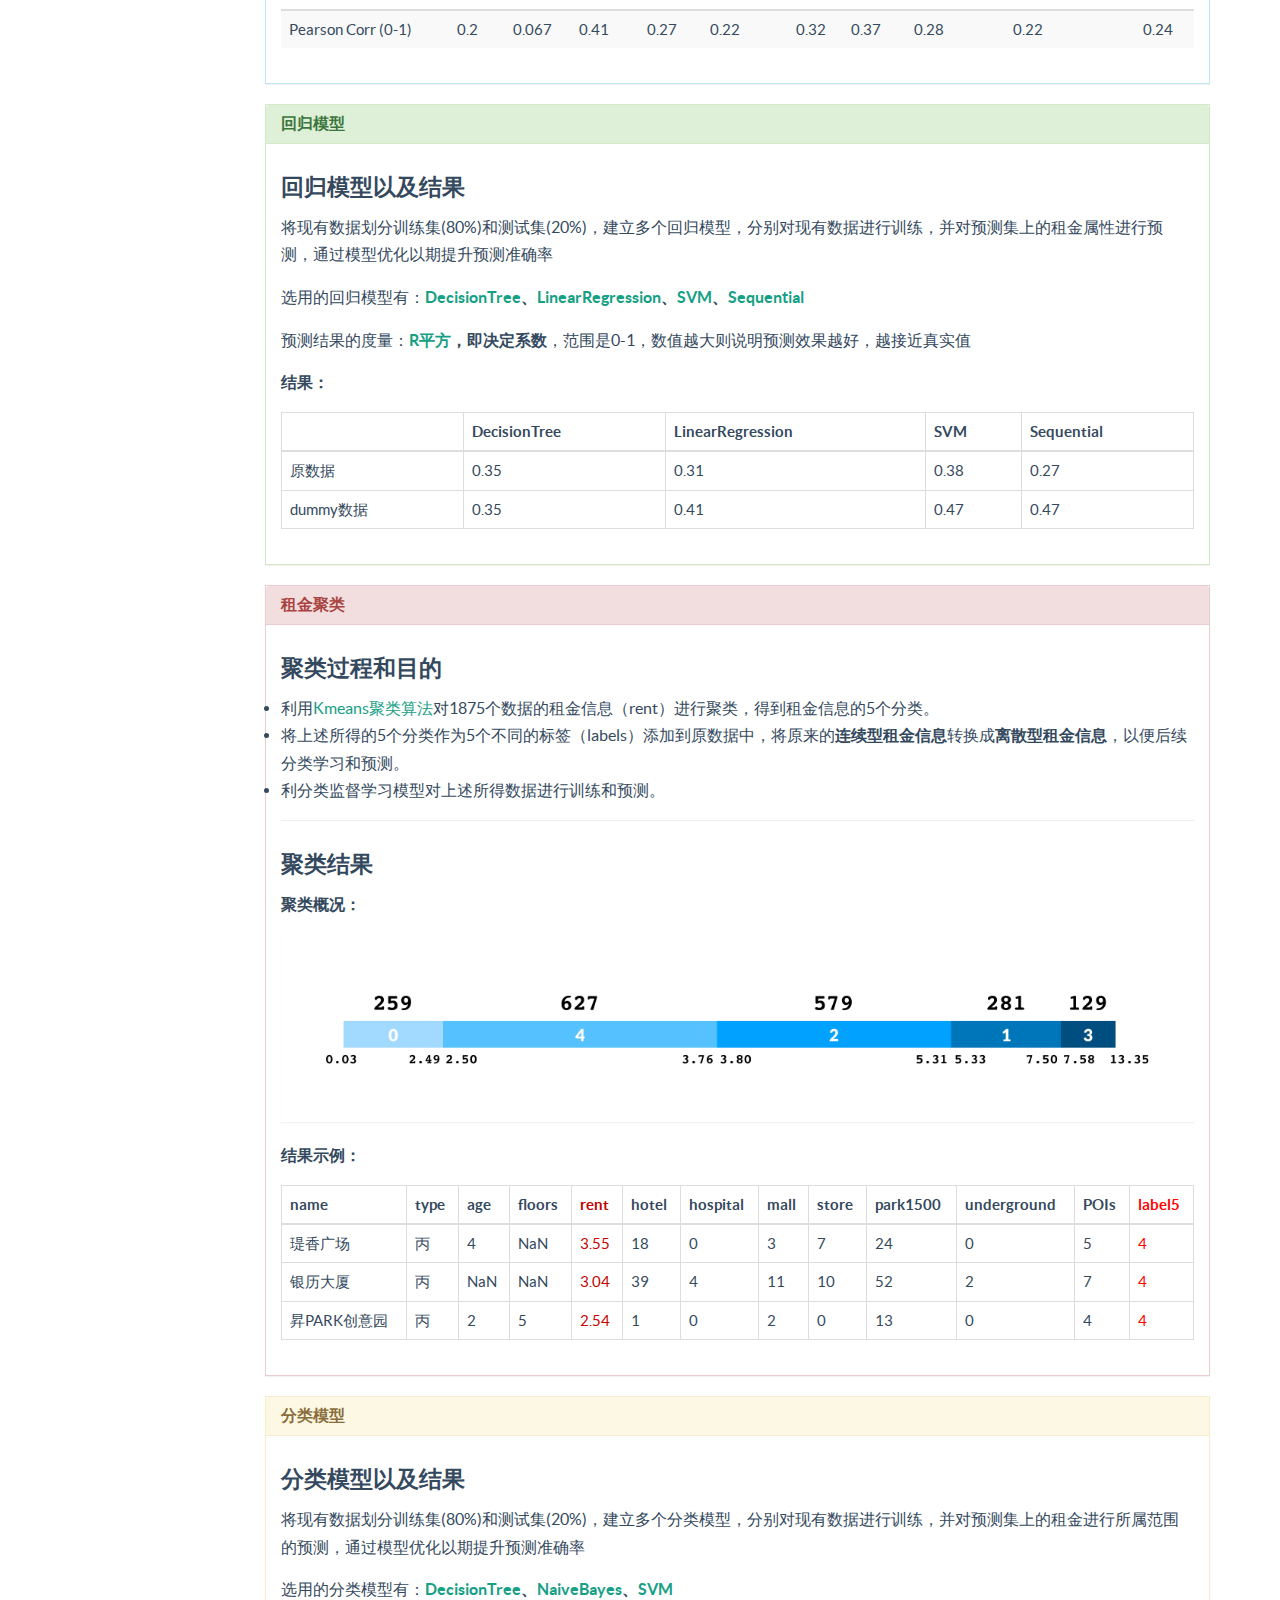
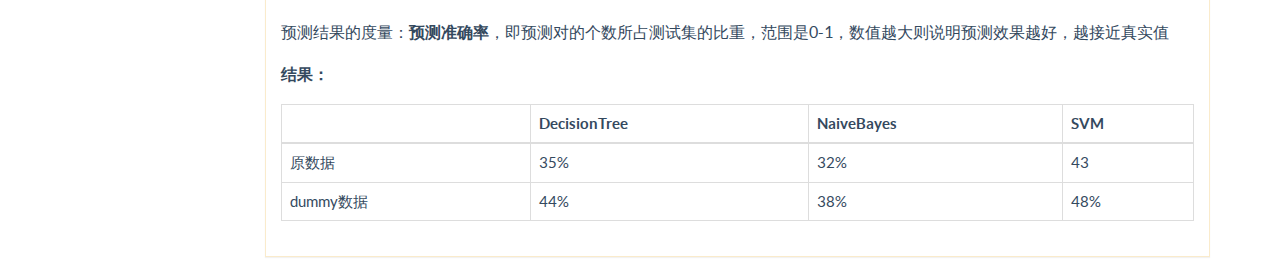
<file: Facility/models.html>
<!DOCTYPE html>
<html lang="en">

<head>
    <meta charset="utf-8">
    <meta http-equiv="X-UA-Compatible" content="IE=edge">
    <meta name="viewport" content="width=device-width, initial-scale=1">
    <!-- 上述3个meta标签*必须*放在最前面，任何其他内容都*必须*跟随其后！ -->
    <meta name="description" content="">
    <meta name="author" content="">

    <title>模型分析及其结果</title>

    <!-- Loading Bootstrap -->
    <link href="../Flat-UI-master/dist/css/vendor/bootstrap/css/bootstrap.min.css" rel="stylesheet">
    <!-- Loading Flat UI -->
    <link href="../Flat-UI-master/dist/css/flat-ui.css" rel="stylesheet">
    <link rel="shortcut icon" href="../Flat-UI-master/dist/img/favicon.ico">
    <link rel="stylesheet" href="../leaflet/awesome-markers/leaflet.awesome-markers.css">
    <link href="https://use.fontawesome.com/releases/v5.0.6/css/all.css" rel="stylesheet">

    <link href="../map.css" rel="stylesheet">

    <!--    <link href="css/mycss.css" rel="stylesheet">-->
    <style>
        /* Custom Styles */

        ul.nav-tabs {
            width: 140px;
            margin-top: 50px;
            border-radius: 0;
            border: 1px solid #ddd;
            box-shadow: 0 1px 4px rgba(0, 0, 0, 0.067);
        }

        ul.nav-tabs li {
            margin: 0;
            border-top: 1px solid #ddd;
        }

        ul.nav-tabs li:first-child {
            border-top: none;
        }

        ul.nav-tabs li a {
            margin: 0;
            padding: 8px 16px;
            border-radius: 0;
        }

        ul.nav-tabs li.active a,
        ul.nav-tabs li.active a:hover {
            color: #fff;
            background: #0088cc;
            border: 1px solid #0088cc;
        }

        ul.nav-tabs li:first-child a {
            border-radius: 0;
        }

        ul.nav-tabs li:last-child a {
            border-radius: 0;
        }

        ul.nav-tabs.affix {
            top: 100px;
            /* Set the top position of pinned element */
        }
    </style>

</head>

<body data-spy="scroll" data-target="#myScrollspy">

    <nav class="navbar navbar-inverse navbar-fixed-top">
        <div class="container">
            <div class="navbar-header">
                <button type="button" class="navbar-toggle collapsed" data-toggle="collapse" data-target="#navbar" aria-expanded="false" aria-controls="navbar">
                <span class="sr-only">Toggle navigation</span>
                <span class="icon-bar"></span>
                <span class="icon-bar"></span>
                <span class="icon-bar"></span>
            </button>
                <a class="navbar-brand" href="#">文化设施产业</a>
            </div>
            <div id="navbar" class="navbar-collapse collapse">
                <ul class="nav navbar-nav">
                    <li><a href="index.html">主页</a></li>
                    <li><a href="statistics.html">统计分析</a></li>
                    <!-- <li class="dropdown">
                        <a href="#" class="dropdown-toggle" data-toggle="dropdown">地图<b class="caret"></b></a>
                        <ul class="dropdown-menu">
                            <li><a href="heatmap.html">热力图</a></li>
                            <li><a href="clustering.html">聚合图</a></li>
                        </ul>
                    </li> -->
                    <li class="active"><a href="#">模型分析</a></li>
                </ul>
                <!--<form class="navbar-form navbar-right">-->
                <!--<div class="form-group">-->
                <!--<input type="text" placeholder="Email" class="form-control">-->
                <!--</div>-->
                <!--<div class="form-group">-->
                <!--<input type="password" placeholder="Password" class="form-control">-->
                <!--</div>-->
                <!--<button type="submit" class="btn btn-success">Sign in</button>-->
                <!--</form>-->
            </div>
            <!--/.navbar-collapse -->
        </div>
    </nav>

    <div class="container" style="margin-top: 80px">

        <div class="row">
            <div class="col-xs-2" id="myScrollspy">
                <ul class="nav nav-tabs nav-stacked" data-spy="affix" data-offset-top="125">
                    <li class="active"><a href="#section-0">数据概况</a></li>
                    <li><a href="#section-1">数据分析</a></li>
                    <li><a href="#section-2">回归模型</a></li>
                    <li><a href="#section-3">租金聚类</a></li>
                    <li><a href="#section-4">分类模型</a></li>
                    <li><a href="#top" style="color: black">回到顶部</a></li>
                </ul>
            </div>

            <div class="col-xs-10">
                <div class="panel panel-default" id="section-0">
                    <div class="panel-heading">
                        <h3 class="panel-title">数据概况</h3>
                    </div>
                    <div class="panel-body">
                        <h5>数据属性</h5>

                        <p>共搜集得到1875个写字楼信息，即1875条写字楼数据，每条数据均有如下属性：<b>type 等级(甲乙丙三个等级)、floors 楼层数、
                        age 写字楼年龄</b> 以及 <b>rent 写字楼平均租金(元/m²⋅天)</b></p>
                        <p>除此之外，还通过调用<a href="http://lbsyun.baidu.com/index.php?title=jspopular3.0">百度地图api</a>获取写字楼周边特定POI信息，并作为改写字楼的额外属性，如下：
                            <b>hotel (周边600m内旅馆数)、hospital (周边600m内医院数)、mall (周边600m内商场数)、 park1500 (周边1500m内公元数)、
                            store (周边600m内便利店数)、
                            underground (周边600m内地铁数)、 POIs (上述POI类别数)</b></p>
                        <p style="color: #d82334">POI半径设为600m对应平均步程10分钟，由于公园的特殊性，将其半径设为1500m</p>
                        <p><b>dummy数据</b>：将类别属性如写字楼等级这样无法用数值表示的属性，转换为数值属性，相见数据预览</p>
                        <hr>

                        <h5 style="margin-top: 30px">数据预览</h5>
                        <p><b>原数据：</b></p>
                        <table class="table table-bordered">
                            <thead>
                                <tr>
                                    <th>name</th>
                                    <th style="color: red">type</th>
                                    <th>age</th>
                                    <th>floors</th>
                                    <th>rent</th>
                                    <th>hotel</th>
                                    <th>hospital</th>
                                    <th>mall</th>
                                    <th>store</th>
                                    <th>park1500</th>
                                    <th>underground</th>
                                    <th>POIs</th>
                                </tr>
                            </thead>

                            <tbody>
                                <tr>
                                    <th>瑅香广场</th>
                                    <th style="color: red">丙</th>
                                    <th>4</th>
                                    <th>NaN</th>
                                    <th>3.55</th>
                                    <th>18</th>
                                    <th>0</th>
                                    <th>3</th>
                                    <th>7</th>
                                    <th>24</th>
                                    <th>0</th>
                                    <th>5</th>
                                </tr>
                                <tr>
                                    <th>银历大厦</th>
                                    <th style="color: red">丙</th>
                                    <th>NaN</th>
                                    <th>NaN</th>
                                    <th>3.04</th>
                                    <th>39</th>
                                    <th>4</th>
                                    <th>11</th>
                                    <th>10</th>
                                    <th>52</th>
                                    <th>2</th>
                                    <th>7</th>
                                </tr>
                                <tr>
                                    <th>昇PARK创意园</th>
                                    <th style="color: red">丙</th>
                                    <th>2</th>
                                    <th>5</th>
                                    <th>2.54</th>
                                    <th>1</th>
                                    <th>0</th>
                                    <th>2</th>
                                    <th>0</th>
                                    <th>13</th>
                                    <th>0</th>
                                    <th>4</th>
                                </tr>
                            </tbody>
                        </table>
                        <p><b>dummy数据：</b></p>
                        <table class="table table-bordered">
                            <thead>
                                <tr>
                                    <th>name</th>
                                    <th style="color: red">JIA</th>
                                    <th style="color: red">YI</th>
                                    <th style="color: red">BING</th>
                                    <th>age</th>
                                    <th>floors</th>
                                    <th>rent</th>
                                    <th>hotel</th>
                                    <th>hospital</th>
                                    <th>mall</th>
                                    <th>store</th>
                                    <th>park1500</th>
                                    <th>underground</th>
                                    <th>POIs</th>
                                </tr>
                            </thead>

                            <tbody>
                                <tr>
                                    <th>瑅香广场</th>
                                    <th style="color: red">0</th>
                                    <th style="color: red">0</th>
                                    <th style="color: red">1</th>
                                    <th>4</th>
                                    <th>NaN</th>
                                    <th>3.55</th>
                                    <th>18</th>
                                    <th>0</th>
                                    <th>3</th>
                                    <th>7</th>
                                    <th>24</th>
                                    <th>0</th>
                                    <th>5</th>
                                </tr>
                                <tr>
                                    <th>银历大厦</th>
                                    <th style="color: red">0</th>
                                    <th style="color: red">0</th>
                                    <th style="color: red">1</th>
                                    <th>NaN</th>
                                    <th>NaN</th>
                                    <th>3.04</th>
                                    <th>39</th>
                                    <th>4</th>
                                    <th>11</th>
                                    <th>10</th>
                                    <th>52</th>
                                    <th>2</th>
                                    <th>7</th>
                                </tr>
                                <tr>
                                    <th>昇PARK创意园</th>
                                    <th style="color: red">0</th>
                                    <th style="color: red">0</th>
                                    <th style="color: red">1</th>
                                    <th>2</th>
                                    <th>5</th>
                                    <th>2.54</th>
                                    <th>1</th>
                                    <th>0</th>
                                    <th>2</th>
                                    <th>0</th>
                                    <th>13</th>
                                    <th>0</th>
                                    <th>4</th>
                                </tr>
                            </tbody>
                        </table>

                        <hr>

                        <h5 style="margin-top: 30px">建模目的</h5>
                        <p>分析写字楼租金与该楼盘自身属性以及周边POIs之间的关系，通过机器学习预测某一新写字楼的租金</p>

                    </div>
                </div>

                <div class="panel panel-info" id="section-1">
                    <div class="panel-heading">
                        <h3 class="panel-title">数据分析</h3>
                    </div>
                    <div class="panel-body">
                        <h5>租金概况</h5>
                        <p>对1875条数据的租金信息进行基础统计分析，得到如下结果：</p>
                        <table class="table table-striped">
                            <thead>
                                <tr>
                                    <th></th>
                                    <th>最小值</th>
                                    <th>最大值</th>
                                    <th>平均值</th>
                                    <th>中位值</th>
                                    <th>标准差</th>
                                </tr>
                            </thead>

                            <tbody>
                                <tr>
                                    <th>租金 (元/m²⋅天)</th>
                                    <th>0.03</th>
                                    <th>13.35</th>
                                    <th>4.26</th>
                                    <th>3.85</th>
                                    <th>1.88</th>
                                </tr>

                            </tbody>
                        </table>

                        <p><b>租金分布图：</b></p>
                        <div class="panel"><img src="../imgs/rents.png" class="img-responsive"></div>

                        <hr>
                        <h5 style="margin-top: 30px">租金与属性的相关性分析</h5>
                        <p><b>租金与各属性的关系：</b></p>
                        <div class="panel"><img src="../imgs/scatters_plot.png" class="img-responsive"></div>

                        <p><b><a href="https://en.wikipedia.org/wiki/Pearson_correlation_coefficient">皮尔森相关系数</a>热力图：</b>
                        </p>
                        <div class="panel"><img src="../imgs/corrs.png" class="img-responsive"></div>
                        <p><b>租金与各属性的相关系数</b></p>
                        <table class="table table-striped">
                            <thead>
                                <tr>
                                    <th></th>
                                    <th>type</th>
                                    <th>age</th>
                                    <th>floors</th>
                                    <th>hotel</th>
                                    <th>hospital</th>
                                    <th>mall</th>
                                    <th>store</th>
                                    <th>park1500</th>
                                    <th>underground</th>
                                    <th>POIs</th>
                                </tr>
                            </thead>

                            <tbody>
                                <tr>
                                    <th>Pearson Corr (0-1)</th>
                                    <th>0.2</th>
                                    <th>0.067</th>
                                    <th>0.41</th>
                                    <th>0.27</th>
                                    <th>0.22</th>
                                    <th>0.32</th>
                                    <th>0.37</th>
                                    <th>0.28</th>
                                    <th>0.22</th>
                                    <th>0.24</th>
                                </tr>
                            </tbody>
                        </table>
                    </div>
                </div>

                <div class="panel panel-success" id="section-2">
                    <div class="panel-heading">
                        <h3 class="panel-title">回归模型</h3>
                    </div>
                    <div class="panel-body">
                        <h5>回归模型以及结果</h5>
                        <p>将现有数据划分训练集(80%)和测试集(20%)，建立多个回归模型，分别对现有数据进行训练，并对预测集上的租金属性进行预测，通过模型优化以期提升预测准确率</p>
                        <p>选用的回归模型有：<b><a href="https://en.wikipedia.org/wiki/Decision_tree_learning">DecisionTree</a>、<a
                            href="https://en.wikipedia.org/wiki/Linear_regression">LinearRegression</a>、<a
                            href="https://en.wikipedia.org/wiki/Support_vector_machine">SVM</a>、<a
                            href="http://keras-cn.readthedocs.io/en/latest/models/sequential/">Sequential</a></b></p>
                        <p>预测结果的度量：<b><a href="https://en.wikipedia.org/wiki/Coefficient_of_determination">R平方</a>，即决定系数</b>，范围是0-1，数值越大则说明预测效果越好，越接近真实值
                        </p>
                        <p><b>结果：</b></p>
                        <table class="table table-bordered">
                            <thead>
                                <tr>
                                    <th></th>
                                    <th>DecisionTree</th>
                                    <th>LinearRegression</th>
                                    <th>SVM</th>
                                    <th>Sequential</th>
                                </tr>
                            </thead>

                            <tbody>
                                <tr>
                                    <th>原数据</th>
                                    <th>0.35</th>
                                    <th>0.31</th>
                                    <th>0.38</th>
                                    <th>0.27</th>
                                </tr>
                                <tr>
                                    <th>dummy数据</th>
                                    <th>0.35</th>
                                    <th>0.41</th>
                                    <th>0.47</th>
                                    <th>0.47</th>
                                </tr>
                            </tbody>
                        </table>
                    </div>
                </div>

                <div class="panel panel-danger" id="section-3">
                    <div class="panel-heading">
                        <h3 class="panel-title">租金聚类</h3>
                    </div>
                    <div class="panel-body">
                        <h5>聚类过程和目的</h5>
                        <p>
                            <li>利用<a href="https://en.wikipedia.org/wiki/K-means_clustering">Kmeans聚类算法</a>对1875个数据的租金信息（rent）进行聚类，得到租金信息的5个分类。
                            </li>
                            <li>将上述所得的5个分类作为5个不同的标签（labels）添加到原数据中，将原来的<b>连续型租金信息</b>转换成<b>离散型租金信息</b>，以便后续分类学习和预测。</li>
                            <li>利分类监督学习模型对上述所得数据进行训练和预测。</li>
                        </p>

                        <hr>
                        <h5 style="margin-top: 30px">聚类结果</h5>
                        <p><b>聚类概况：</b></p>
                        <div class="panel"><img src="../imgs/kmeans.png" class="img-responsive"></div>
                        <p><b>结果示例：</b></p>
                        <table class="table table-bordered">
                            <thead>
                                <tr>
                                    <th>name</th>
                                    <th>type</th>
                                    <th>age</th>
                                    <th>floors</th>
                                    <th style="color: #c60100">rent</th>
                                    <th>hotel</th>
                                    <th>hospital</th>
                                    <th>mall</th>
                                    <th>store</th>
                                    <th>park1500</th>
                                    <th>underground</th>
                                    <th>POIs</th>
                                    <th style="color: red">label5</th>
                                </tr>
                            </thead>

                            <tbody>
                                <tr>
                                    <th>瑅香广场</th>
                                    <th>丙</th>
                                    <th>4</th>
                                    <th>NaN</th>
                                    <th style="color: #c60100">3.55</th>
                                    <th>18</th>
                                    <th>0</th>
                                    <th>3</th>
                                    <th>7</th>
                                    <th>24</th>
                                    <th>0</th>
                                    <th>5</th>
                                    <th style="color: red">4</th>
                                </tr>
                                <tr>
                                    <th>银历大厦</th>
                                    <th>丙</th>
                                    <th>NaN</th>
                                    <th>NaN</th>
                                    <th style="color: #c60100">3.04</th>
                                    <th>39</th>
                                    <th>4</th>
                                    <th>11</th>
                                    <th>10</th>
                                    <th>52</th>
                                    <th>2</th>
                                    <th>7</th>
                                    <th style="color: red">4</th>
                                </tr>
                                <tr>
                                    <th>昇PARK创意园</th>
                                    <th>丙</th>
                                    <th>2</th>
                                    <th>5</th>
                                    <th style="color: #c60100">2.54</th>
                                    <th>1</th>
                                    <th>0</th>
                                    <th>2</th>
                                    <th>0</th>
                                    <th>13</th>
                                    <th>0</th>
                                    <th>4</th>
                                    <th style="color: red">4</th>
                                </tr>
                            </tbody>
                        </table>
                    </div>
                </div>

                <div class="panel panel-warning" id="section-4">
                    <div class="panel-heading">
                        <h3 class="panel-title">分类模型</h3>
                    </div>
                    <div class="panel-body">
                        <h5>分类模型以及结果</h5>
                        <p>将现有数据划分训练集(80%)和测试集(20%)，建立多个分类模型，分别对现有数据进行训练，并对预测集上的租金进行所属范围的预测，通过模型优化以期提升预测准确率</p>
                        <p>选用的分类模型有：<b><a href="https://en.wikipedia.org/wiki/Decision_tree_learning">DecisionTree</a>、<a
                            href="https://en.wikipedia.org/wiki/Naive_Bayes_classifier">NaiveBayes</a>、<a
                            href="https://en.wikipedia.org/wiki/Support_vector_machine">SVM</a></b></p>
                        <p>预测结果的度量：<b>预测准确率</b>，即预测对的个数所占测试集的比重，范围是0-1，数值越大则说明预测效果越好，越接近真实值
                        </p>
                        <p><b>结果：</b></p>
                        <table class="table table-bordered">
                            <thead>
                                <tr>
                                    <th></th>
                                    <th>DecisionTree</th>
                                    <th>NaiveBayes</th>
                                    <th>SVM</th>
                                </tr>
                            </thead>

                            <tbody>
                                <tr>
                                    <th>原数据</th>
                                    <th>35%</th>
                                    <th>32%</th>
                                    <th>43</th>
                                </tr>
                                <tr>
                                    <th>dummy数据</th>
                                    <th>44%</th>
                                    <th>38%</th>
                                    <th>48%</th>
                                </tr>
                            </tbody>
                        </table>
                    </div>
                </div>

            </div>


        </div>
    </div>
    <script src="../Flat-UI-master/dist/js/vendor/jquery.min.js"></script>
    <script src="../Flat-UI-master/dist/js/flat-ui.min.js"></script>
</body>

</html>
</file>
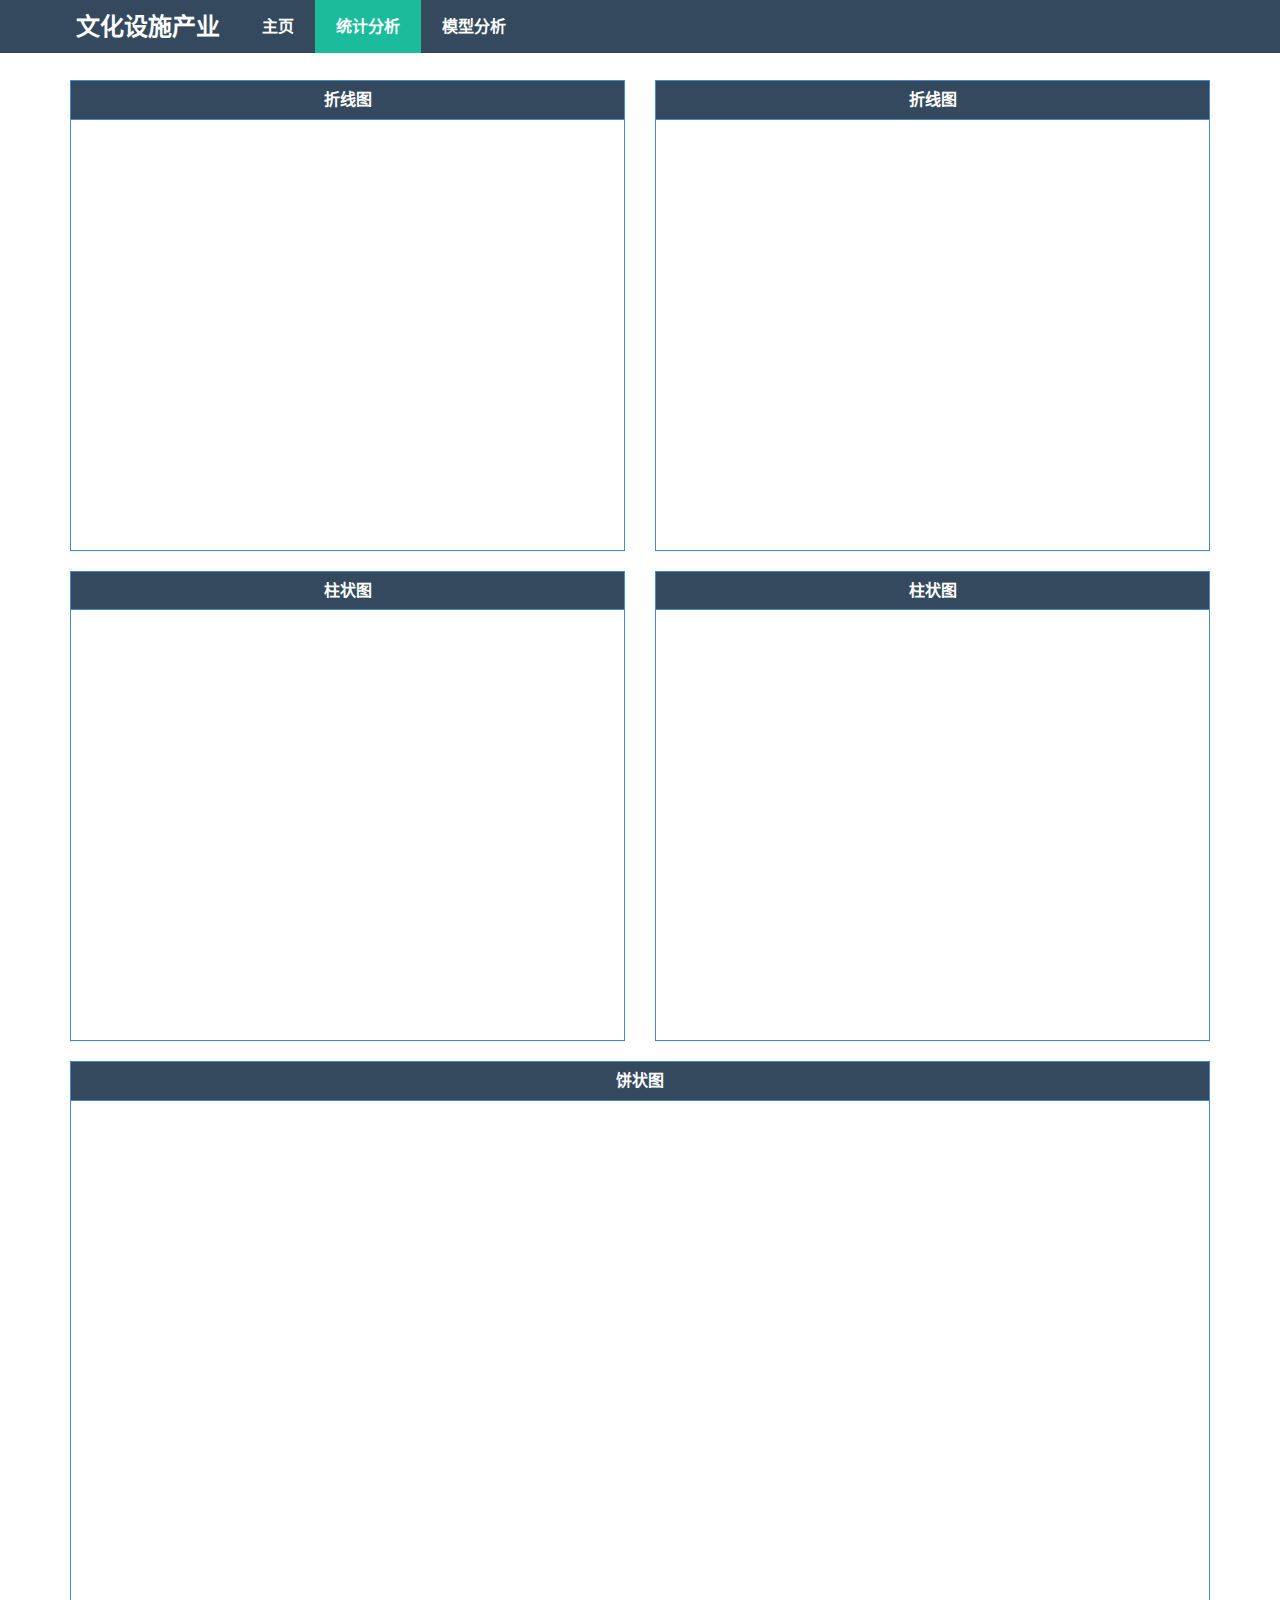
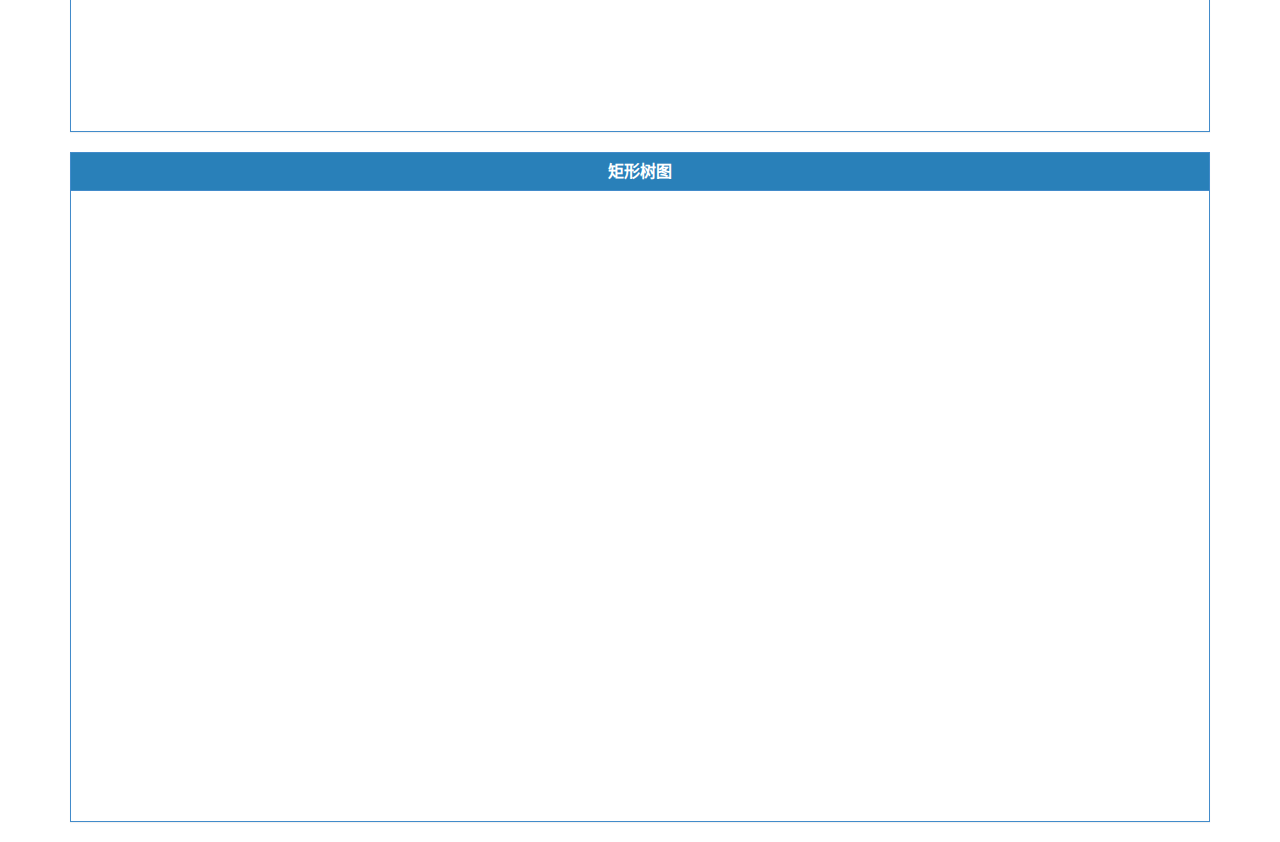
<file: Facility/statistics.html>
<!DOCTYPE html>
<html lang="zh-CN">

<head>
    <meta charset="utf-8">
    <meta http-equiv="X-UA-Compatible" content="IE=edge">
    <meta name="viewport" content="width=device-width, initial-scale=1">
    <!-- 上述3个meta标签*必须*放在最前面，任何其他内容都*必须*跟随其后！ -->
    <meta name="description" content="">
    <meta name="author" content="">

    <title>统 计</title>

    <!-- Loading Bootstrap -->
    <link href="../Flat-UI-master/dist/css/vendor/bootstrap/css/bootstrap.min.css" rel="stylesheet">
    <!-- Loading Flat UI -->
    <link href="../Flat-UI-master/dist/css/flat-ui.css" rel="stylesheet">
    <link rel="shortcut icon" href="../Flat-UI-master/dist/img/favicon.ico">
    <script src="../Flat-UI-master/dist/js/vendor/jquery.min.js"></script>

    <script src="../Flat-UI-master/dist/js/flat-ui.min.js"></script>
    <!-- 加载leaflet-->

    <!--普通图表/热力图/树形图-->
    <script src="../code/highcharts.js"></script>
    <script src="../code/modules/heatmap.js"></script>
    <script src="../code/modules/treemap.js"></script>

    <!--   引入图表导出功能相关的文件-->
    <script src="../code/modules/exporting.js"></script>
    <script src="../code/modules/offline-exporting.js"></script>

    <link href="../map.css" rel="stylesheet">

</head>

<body>
    <nav class="navbar navbar-inverse navbar-fixed-top">
        <div class="container">
            <div class="navbar-header">
                <button type="button" class="navbar-toggle collapsed" data-toggle="collapse" data-target="#navbar"
                        aria-expanded="false" aria-controls="navbar">
                    <span class="sr-only">Toggle navigation</span>
                    <span class="icon-bar"></span>
                    <span class="icon-bar"></span>
                    <span class="icon-bar"></span>
                </button>
                <a class="navbar-brand" href="#">文化设施产业</a>
            </div>
            <div id="navbar" class="navbar-collapse collapse">
                <ul class="nav navbar-nav">
                    <li><a href="index.html">主页</a></li>
                    <li class="active"><a href="#">统计分析</a></li>
                    <!-- <li class="dropdown">
                        <a href="#" class="dropdown-toggle" data-toggle="dropdown">地图<b class="caret"></b></a>
                        <ul class="dropdown-menu">
                            <li><a href="heatmap.html">热力图</a></li>
                            <li><a href="clustering.html">聚合图</a></li>
                        </ul>
                    </li> -->
                    <li><a href="models.html">模型分析</a></li>
                </ul>
            </div>
        </div>
    </nav>

    <div class="container" style="margin-top: 80px">
        <div class="row">
            <div class="col-lg-6">
                <div class="panel panel-primary">
                    <div class="panel-heading" style="background-color: #34495e; border-radius: 0px">
                        <h3 class="panel-title" style="text-align: center"> 折线图 </h3>
                    </div>
                    <div class="panel-body">
                        <div id="container1" style="width: 100%; height: 400px"></div>
                    </div>
                </div>
            </div>
            <div class="col-lg-6">
                <div class="panel panel-primary">
                    <div class="panel-heading" style="background-color: #34495e; border-radius: 0px">
                        <h3 class="panel-title" style="text-align: center"> 折线图 </h3>
                    </div>
                    <div class="panel-body">
                        <div id="container2" style="width: 100%; height: 400px"></div>
                    </div>
                </div>
            </div>
        </div>

        <div class="row">
            <div class="col-lg-6">
                <div class="panel panel-primary">
                    <div class="panel-heading" style="background-color: #34495e; border-radius: 0px">
                        <h3 class="panel-title" style="text-align: center"> 柱状图 </h3>
                    </div>
                    <div class="panel-body">
                        <div id="container5" style="width: 100%; height: 400px"></div>
                    </div>
                </div>
            </div>
            <div class="col-lg-6">
                <div class="panel panel-primary">
                    <div class="panel-heading" style="background-color: #34495e; border-radius: 0px">
                        <h3 class="panel-title" style="text-align: center"> 柱状图 </h3>
                    </div>
                    <div class="panel-body">
                        <div id="container6" style="width: 100%; height: 400px"></div>
                    </div>
                </div>
            </div>
        </div>

        <div class="row">
            <div class="col-lg-12">
                <div class="panel panel-primary">
                    <div class="panel-heading" style="background-color: #34495e; border-radius: 0px">
                        <h3 class="panel-title" style="text-align: center"> 饼状图 </h3>
                    </div>
                    <div class="panel-body">
                        <div id="container3" style="width: 100%; height: 600px"></div>
                        <!-- <div id="container4" style="width: 100%; height: 600px"></div> -->
                    </div>
                </div>
            </div>
        </div>



        <div class="row">
            <div class="col-lg-12">
                <div class="panel panel-primary">
                    <div class="panel-heading" style="background-color: #2980B9; border-radius: 0px">
                        <h3 class="panel-title" style="text-align: center"> 矩形树图 </h3>
                    </div>
                    <div class="panel-body">
                        <div id="container4" style="width: 100%; height: 600px"></div>
                    </div>
                </div>
            </div>
        </div>
    </div>
    </div>

    <script src="js/loadCharts.js"></script>


</body>

</html>
</file>
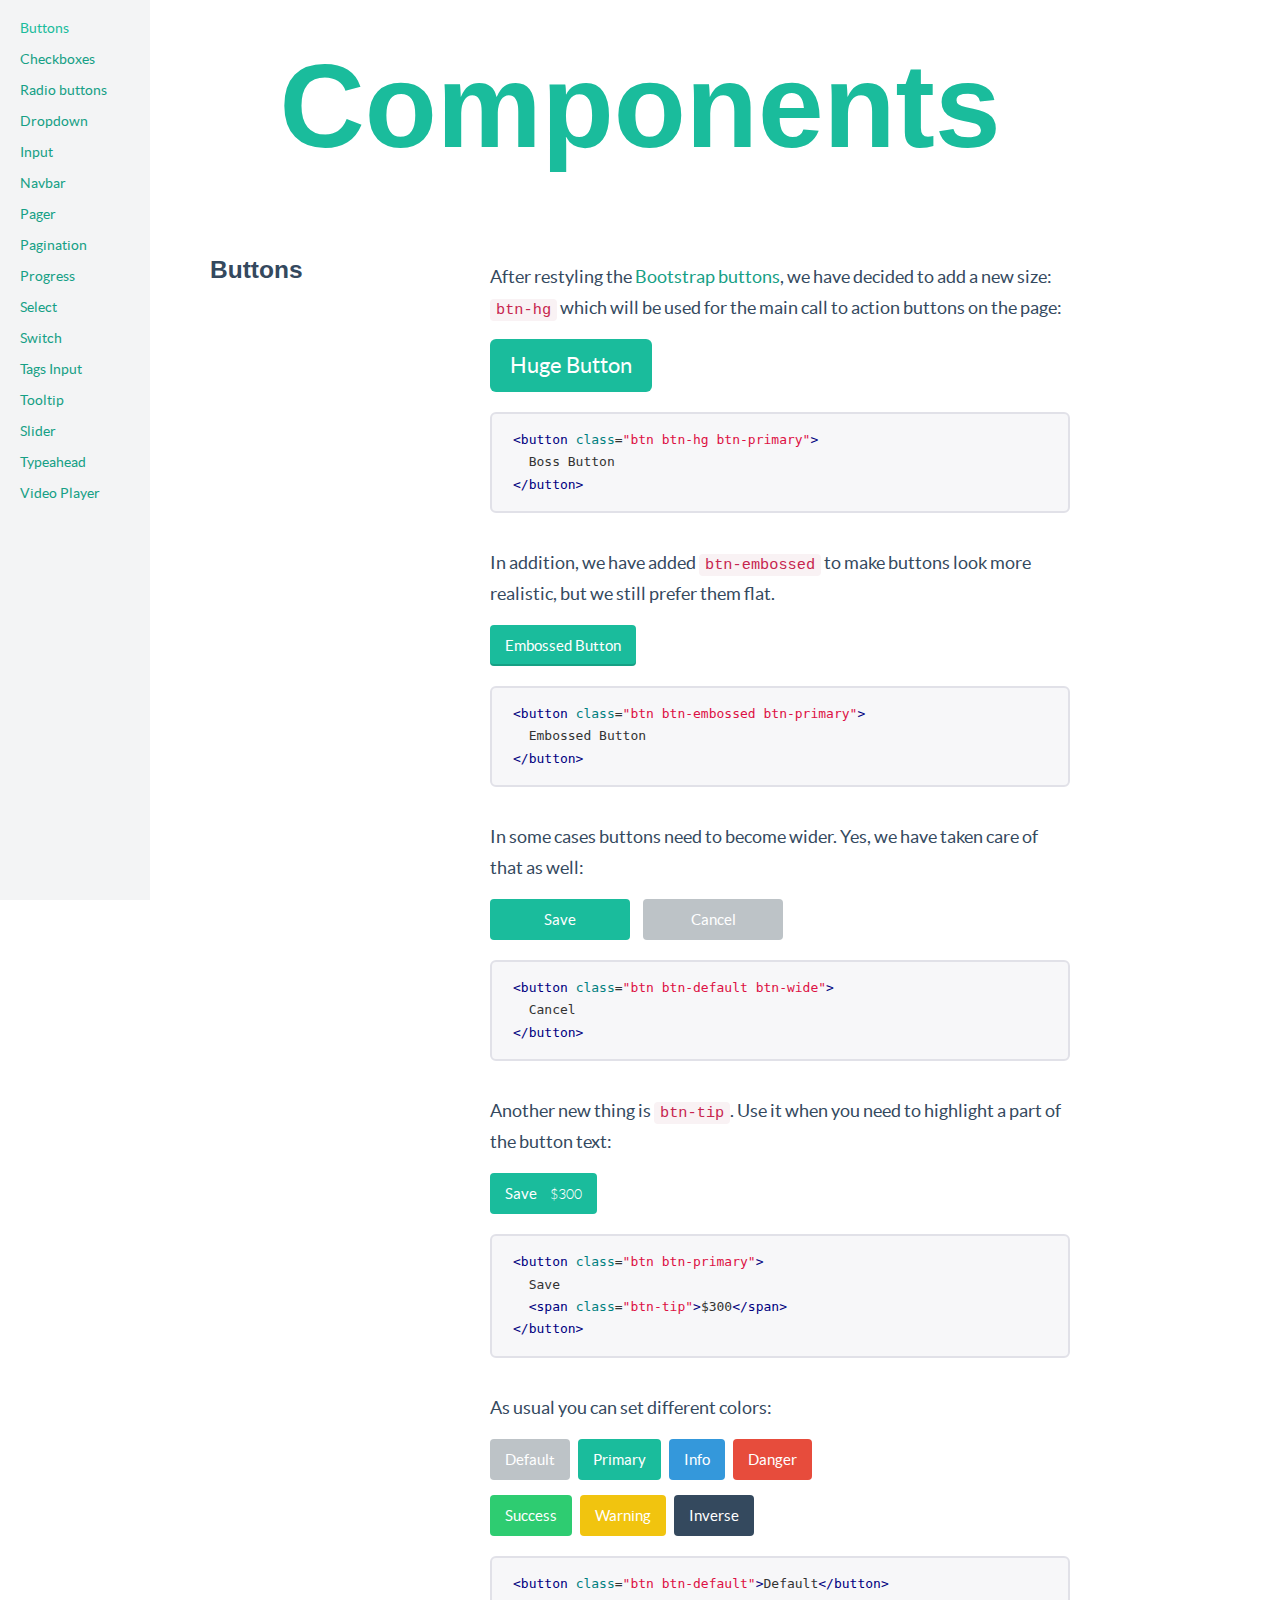
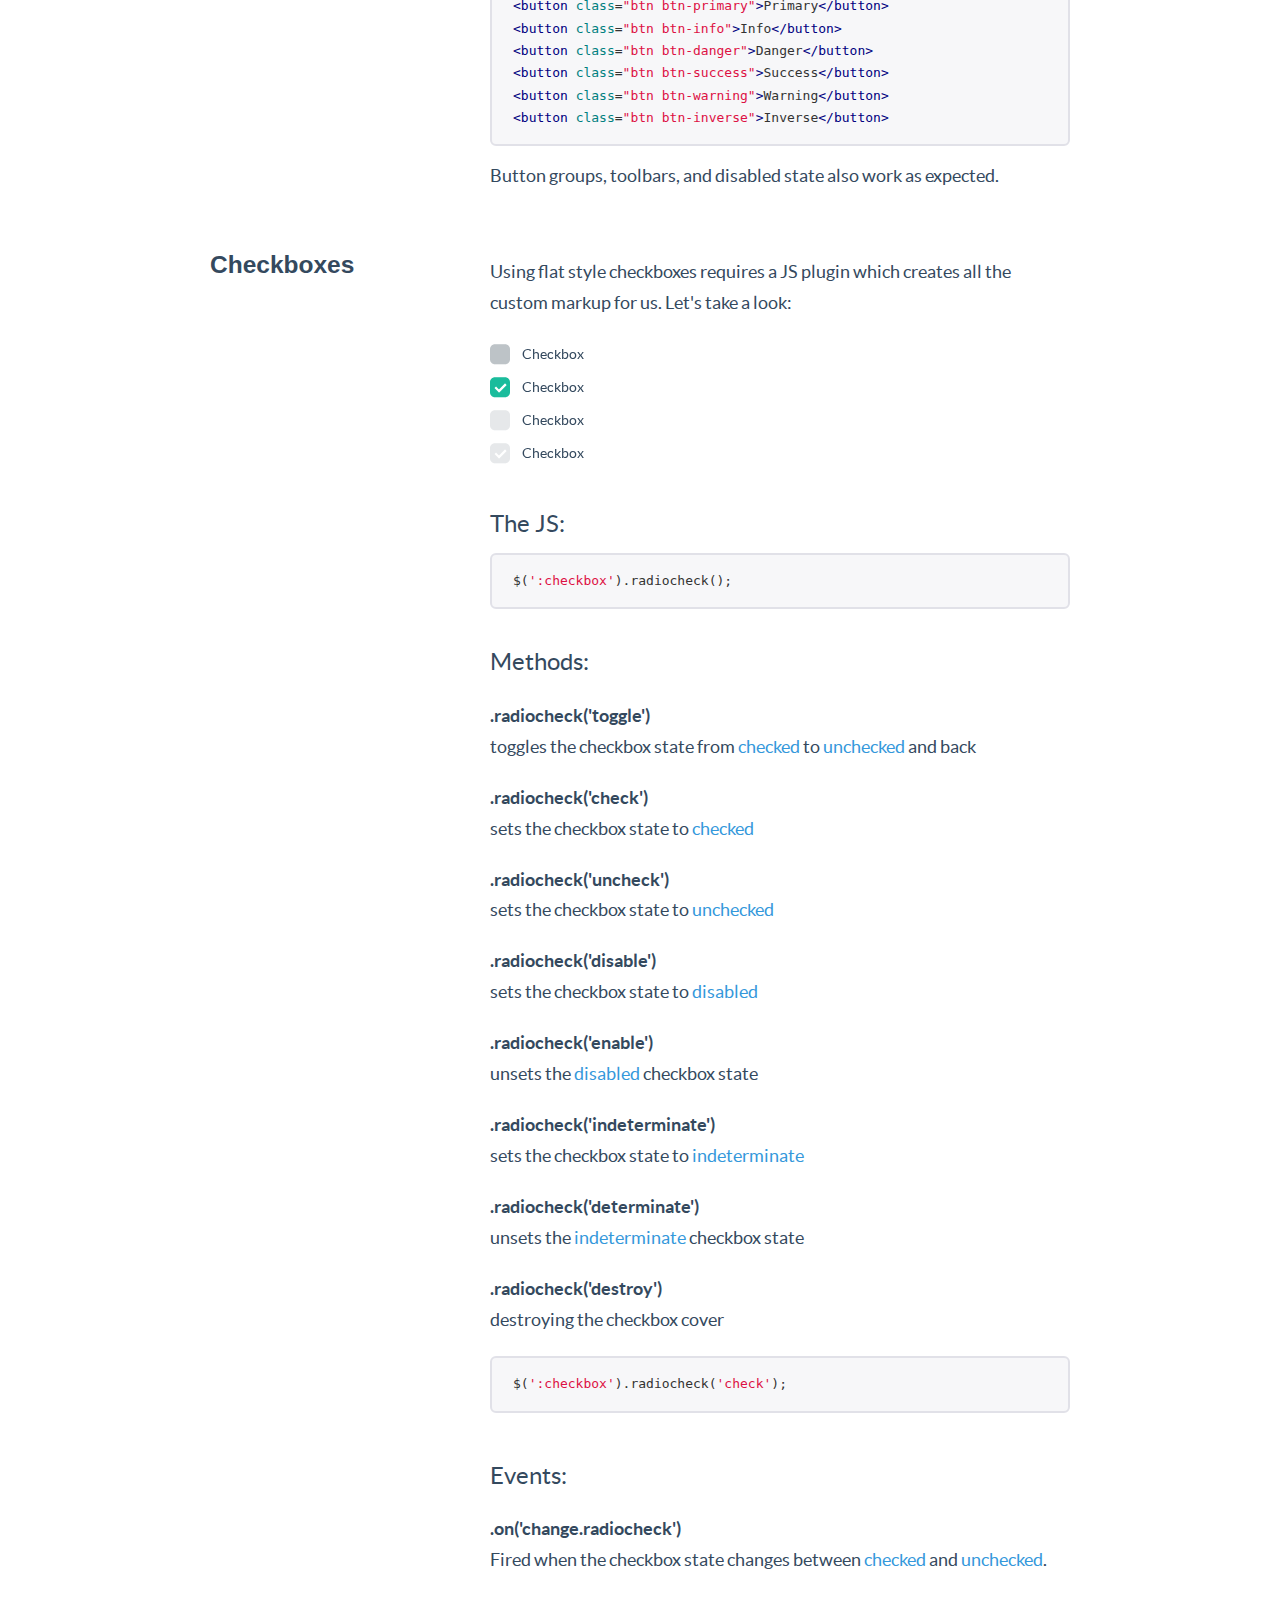
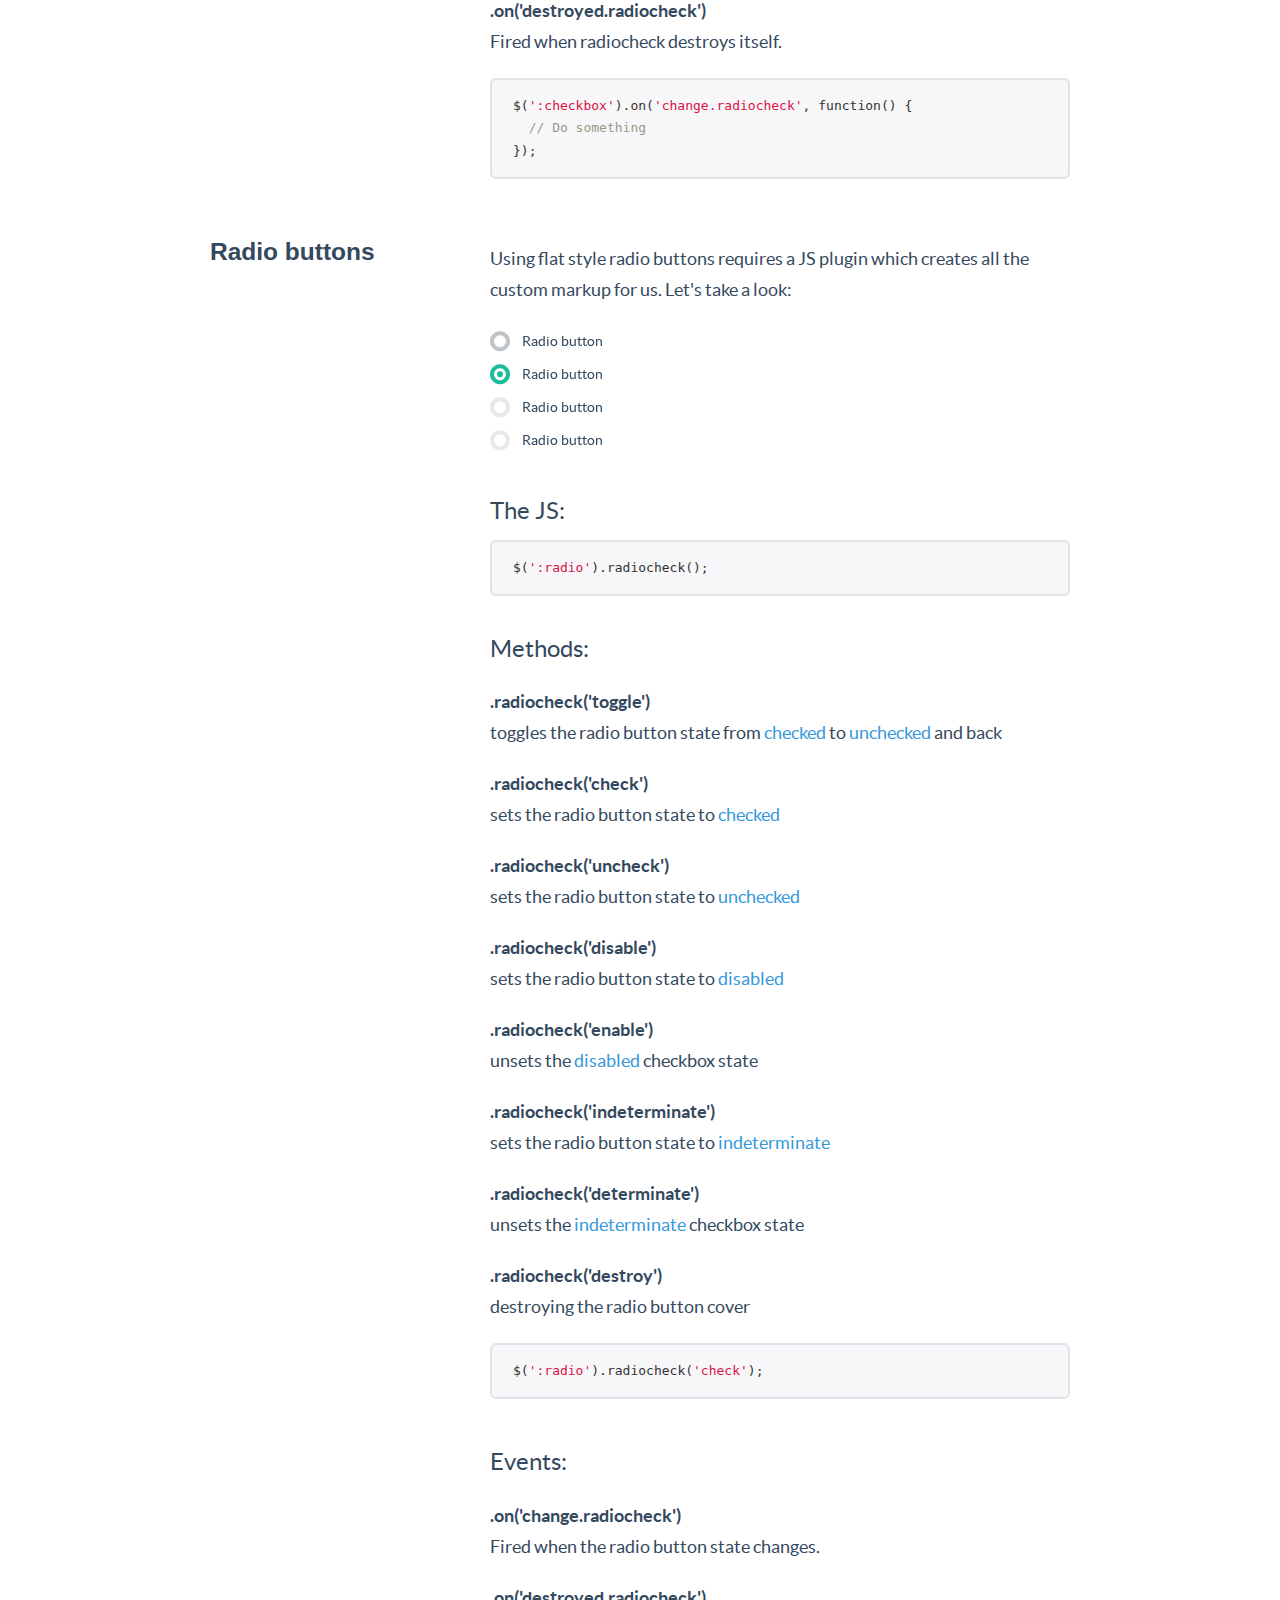
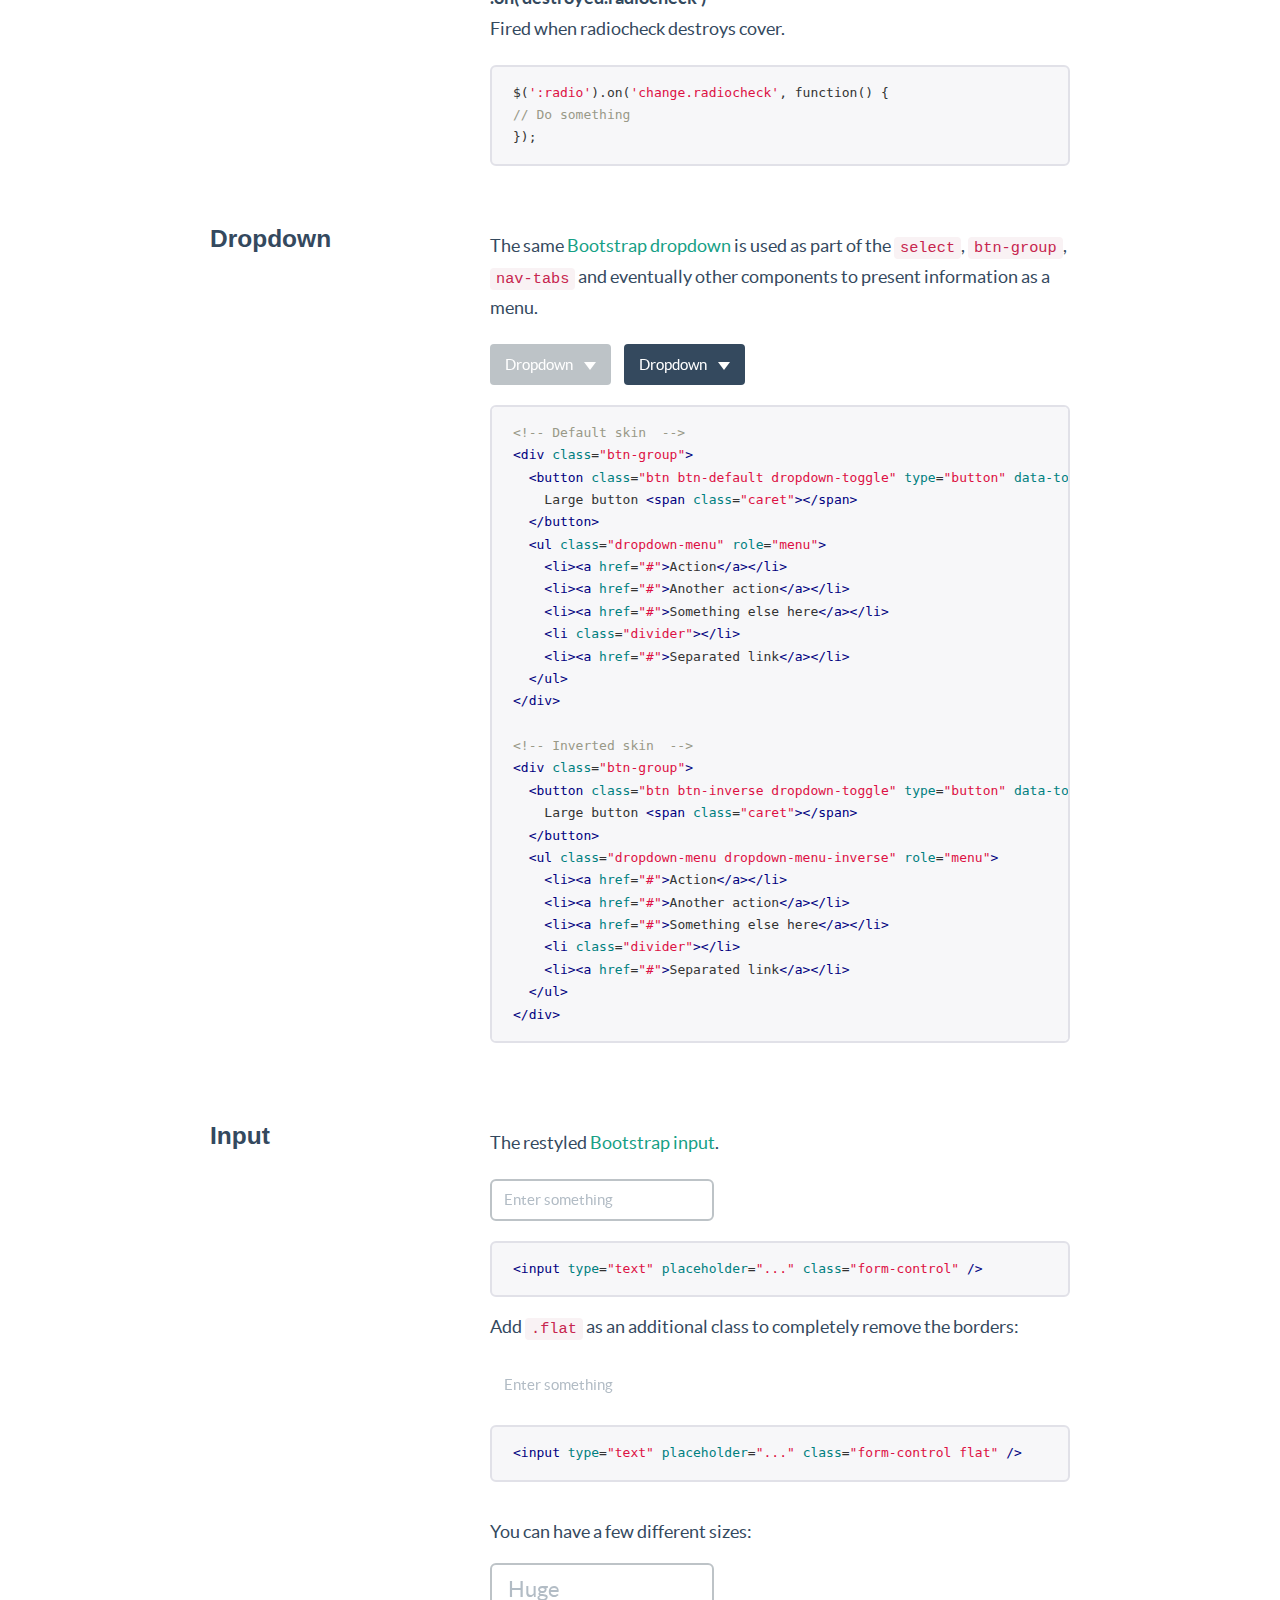
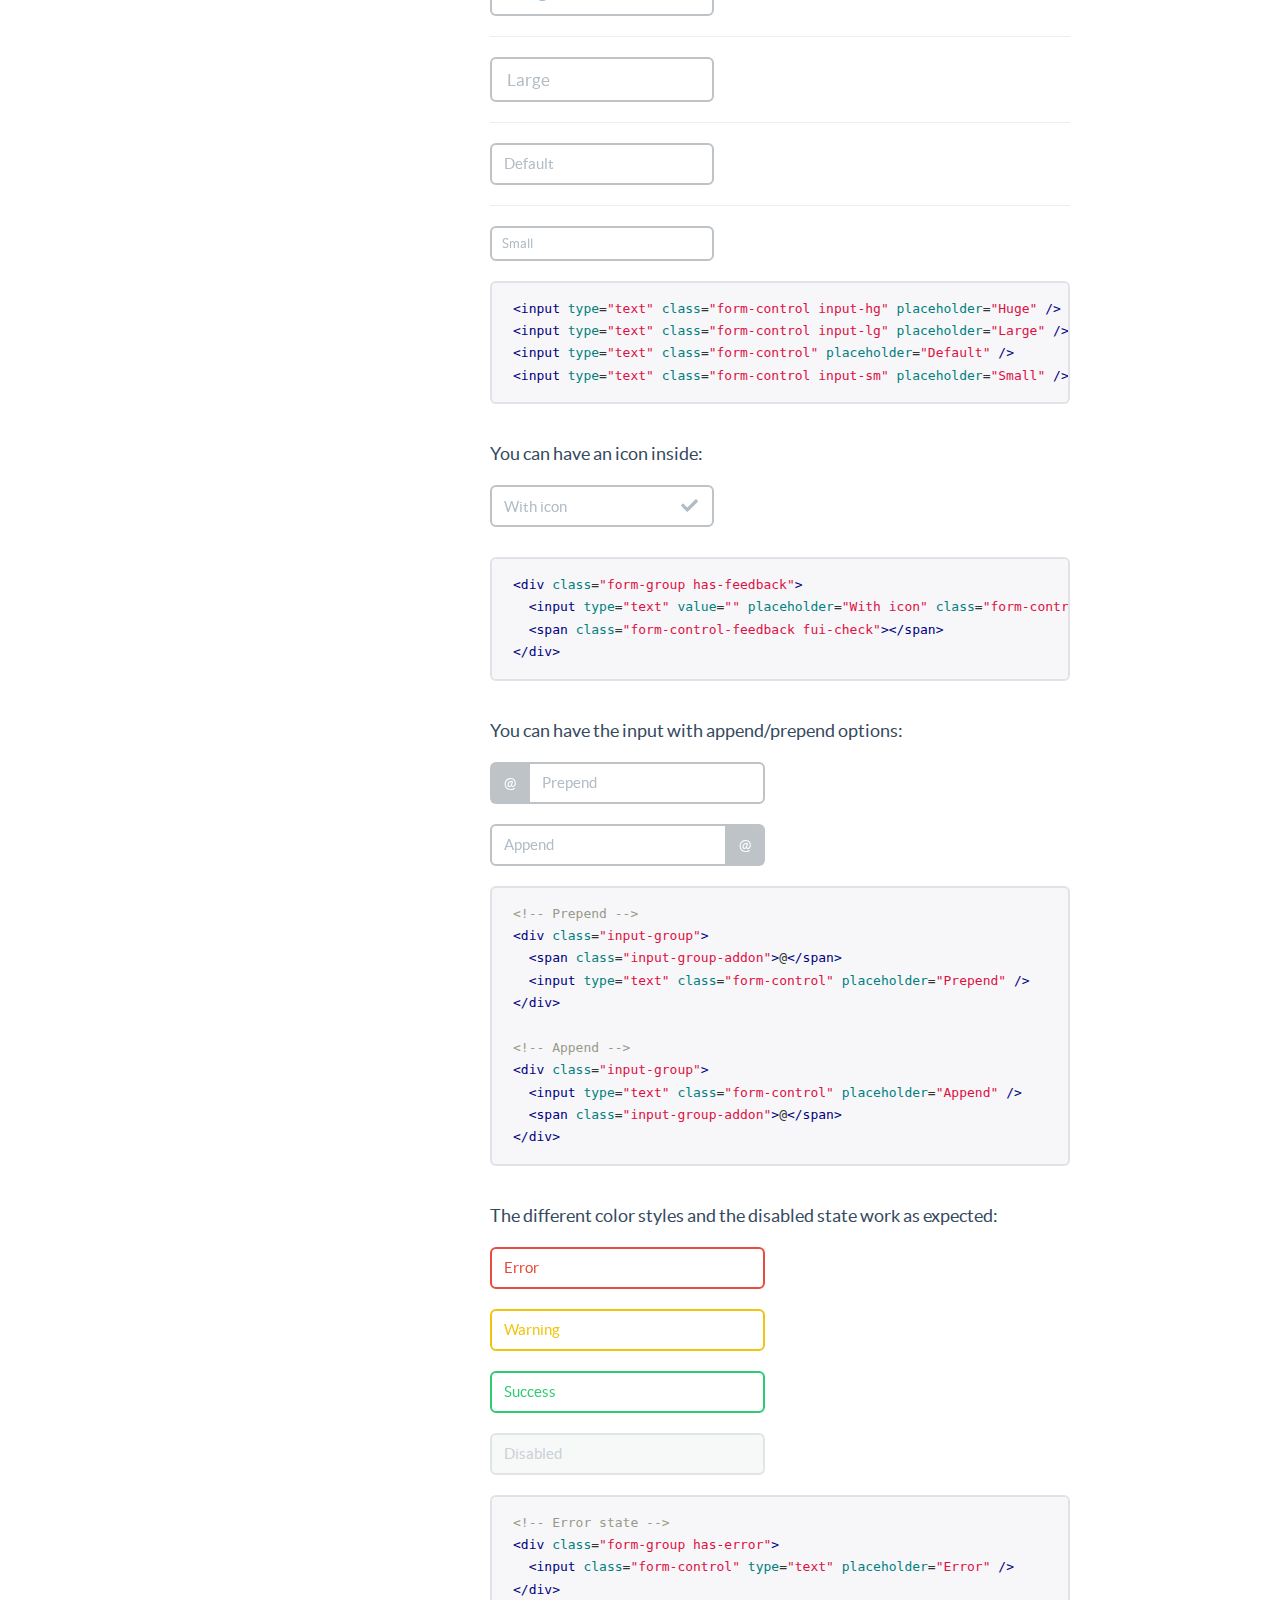
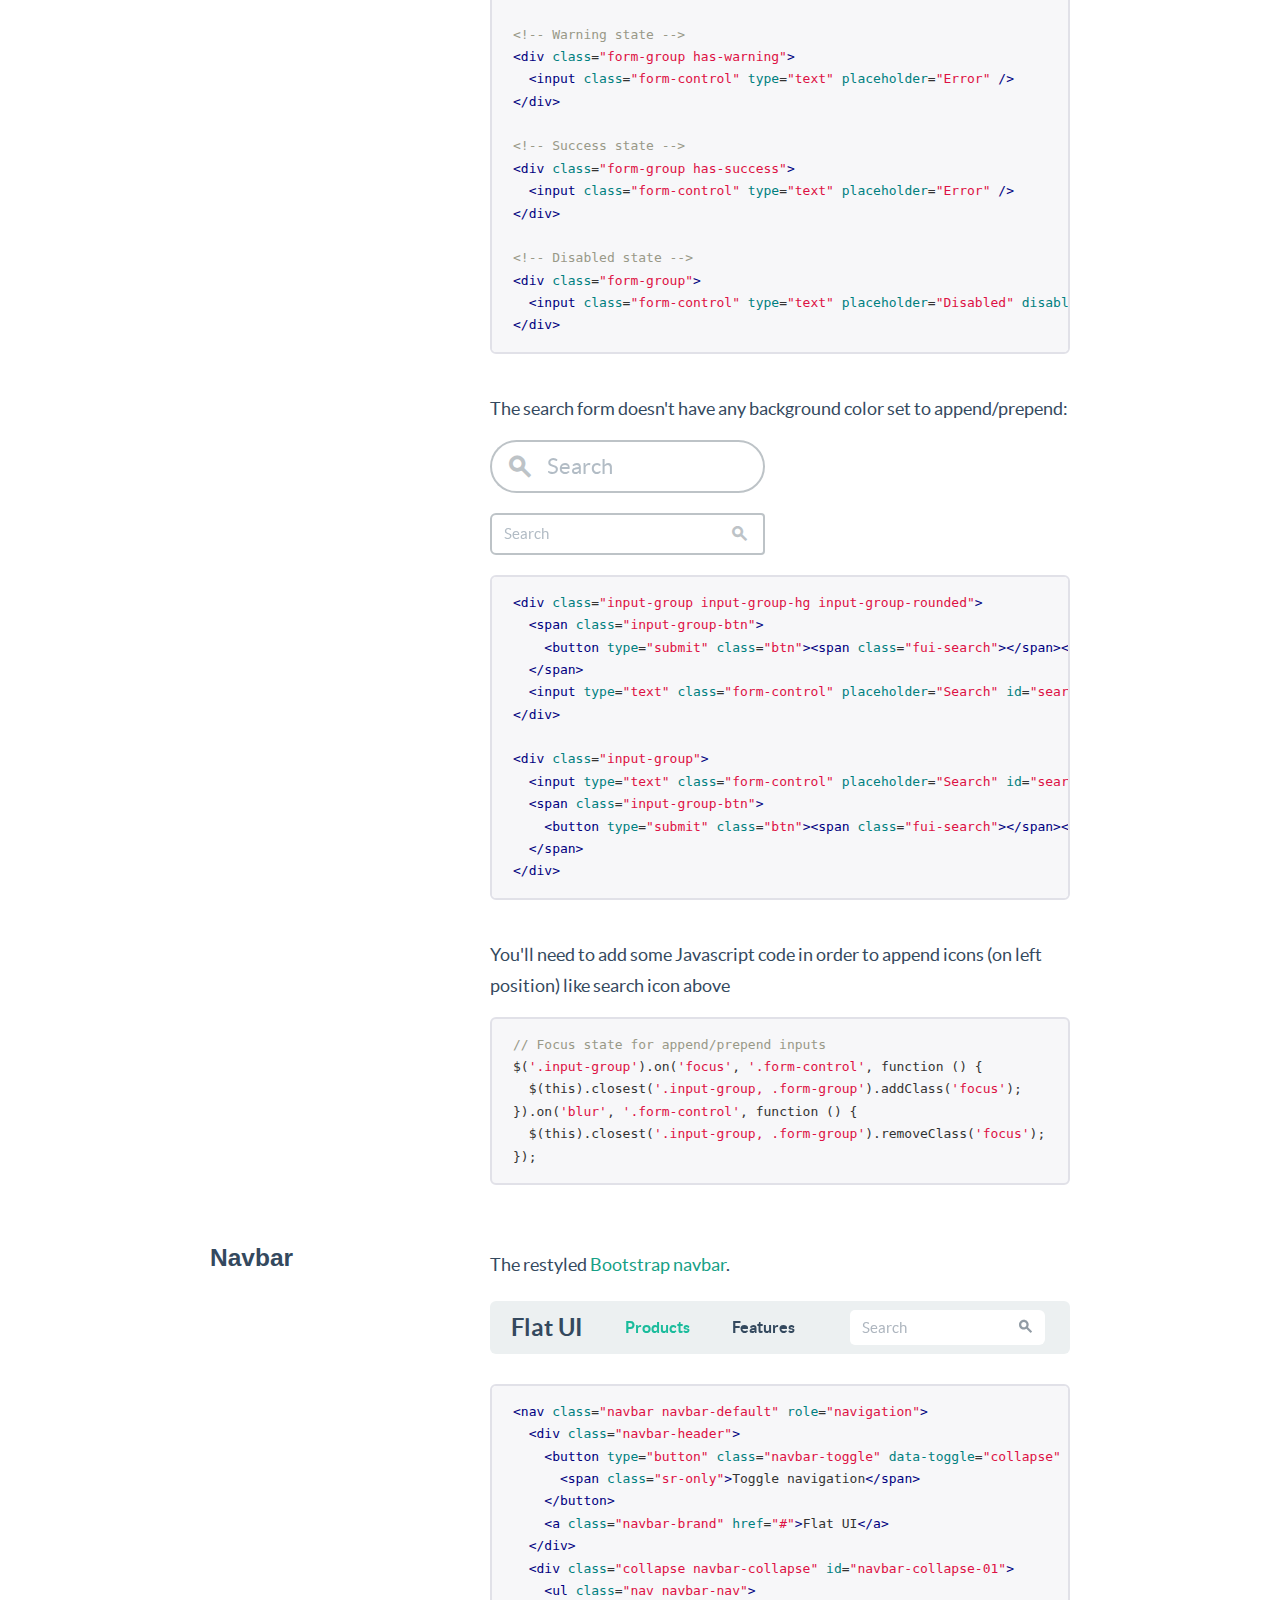
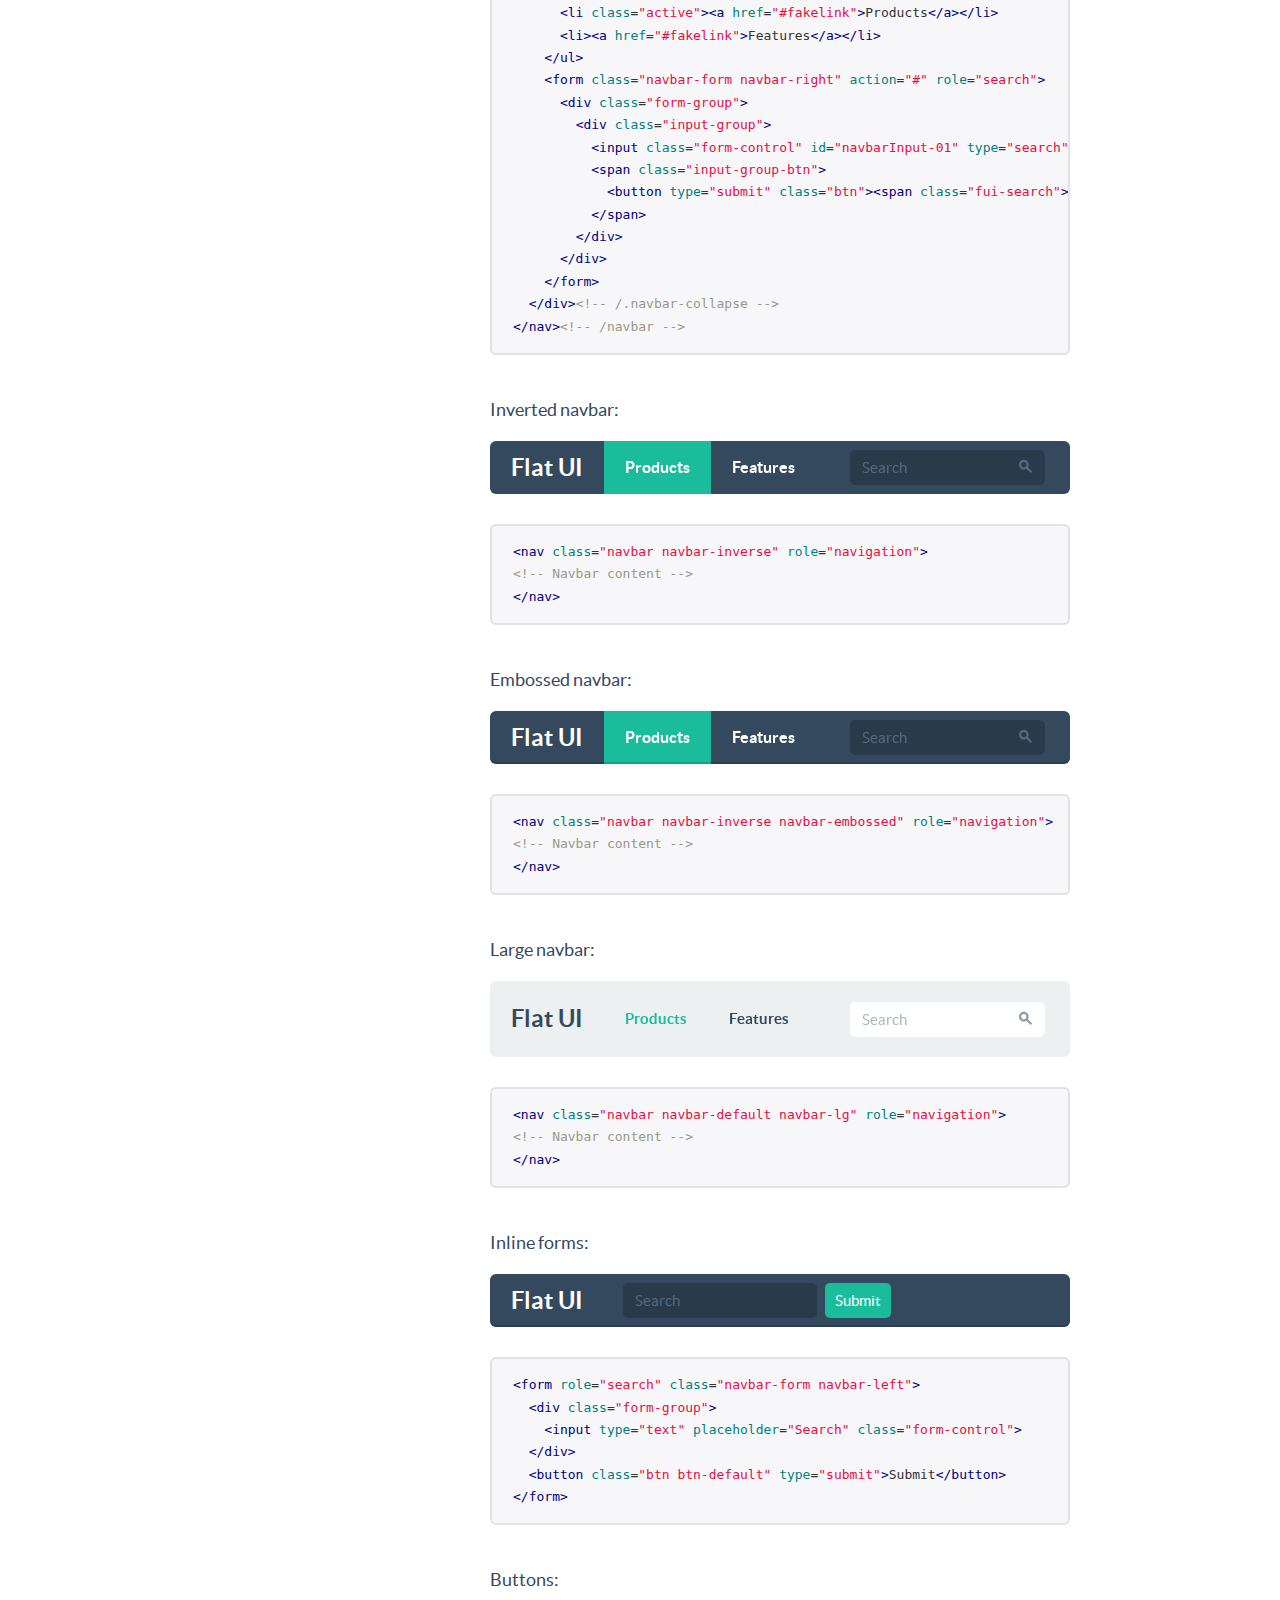
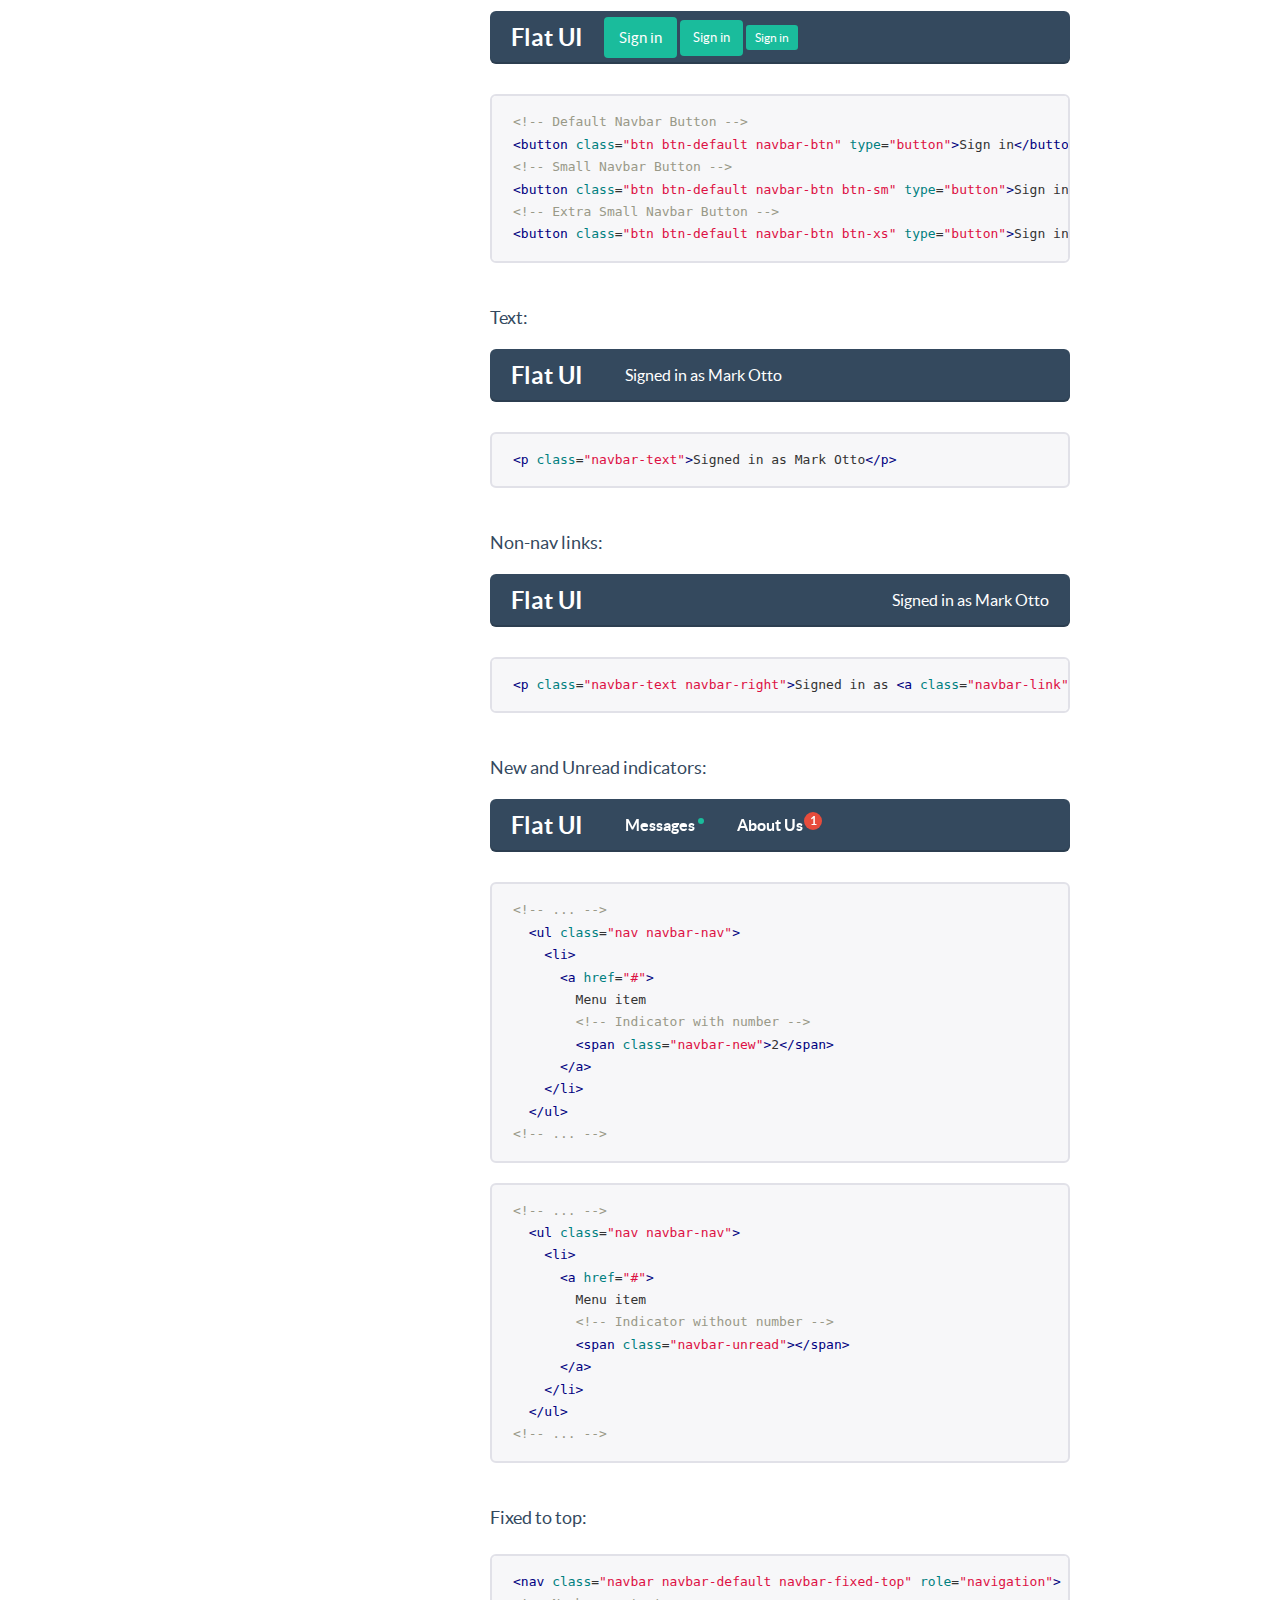
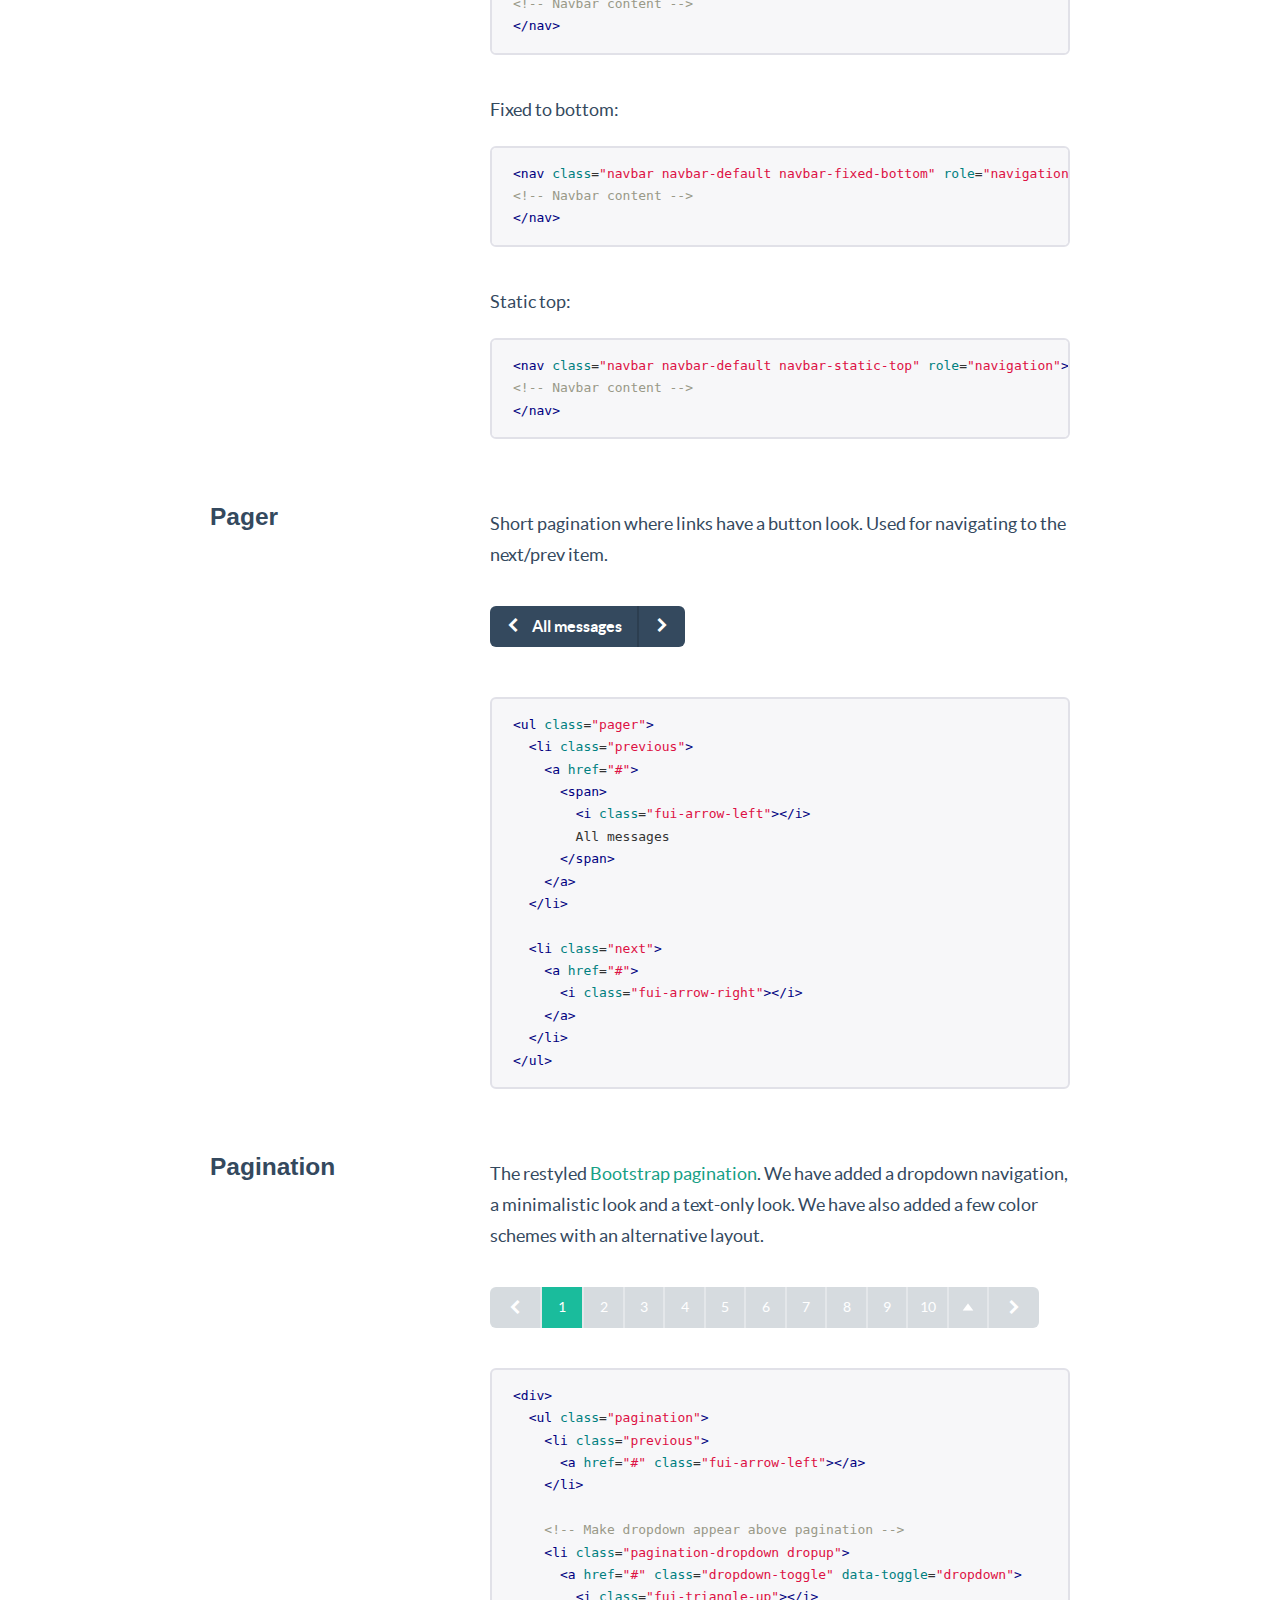
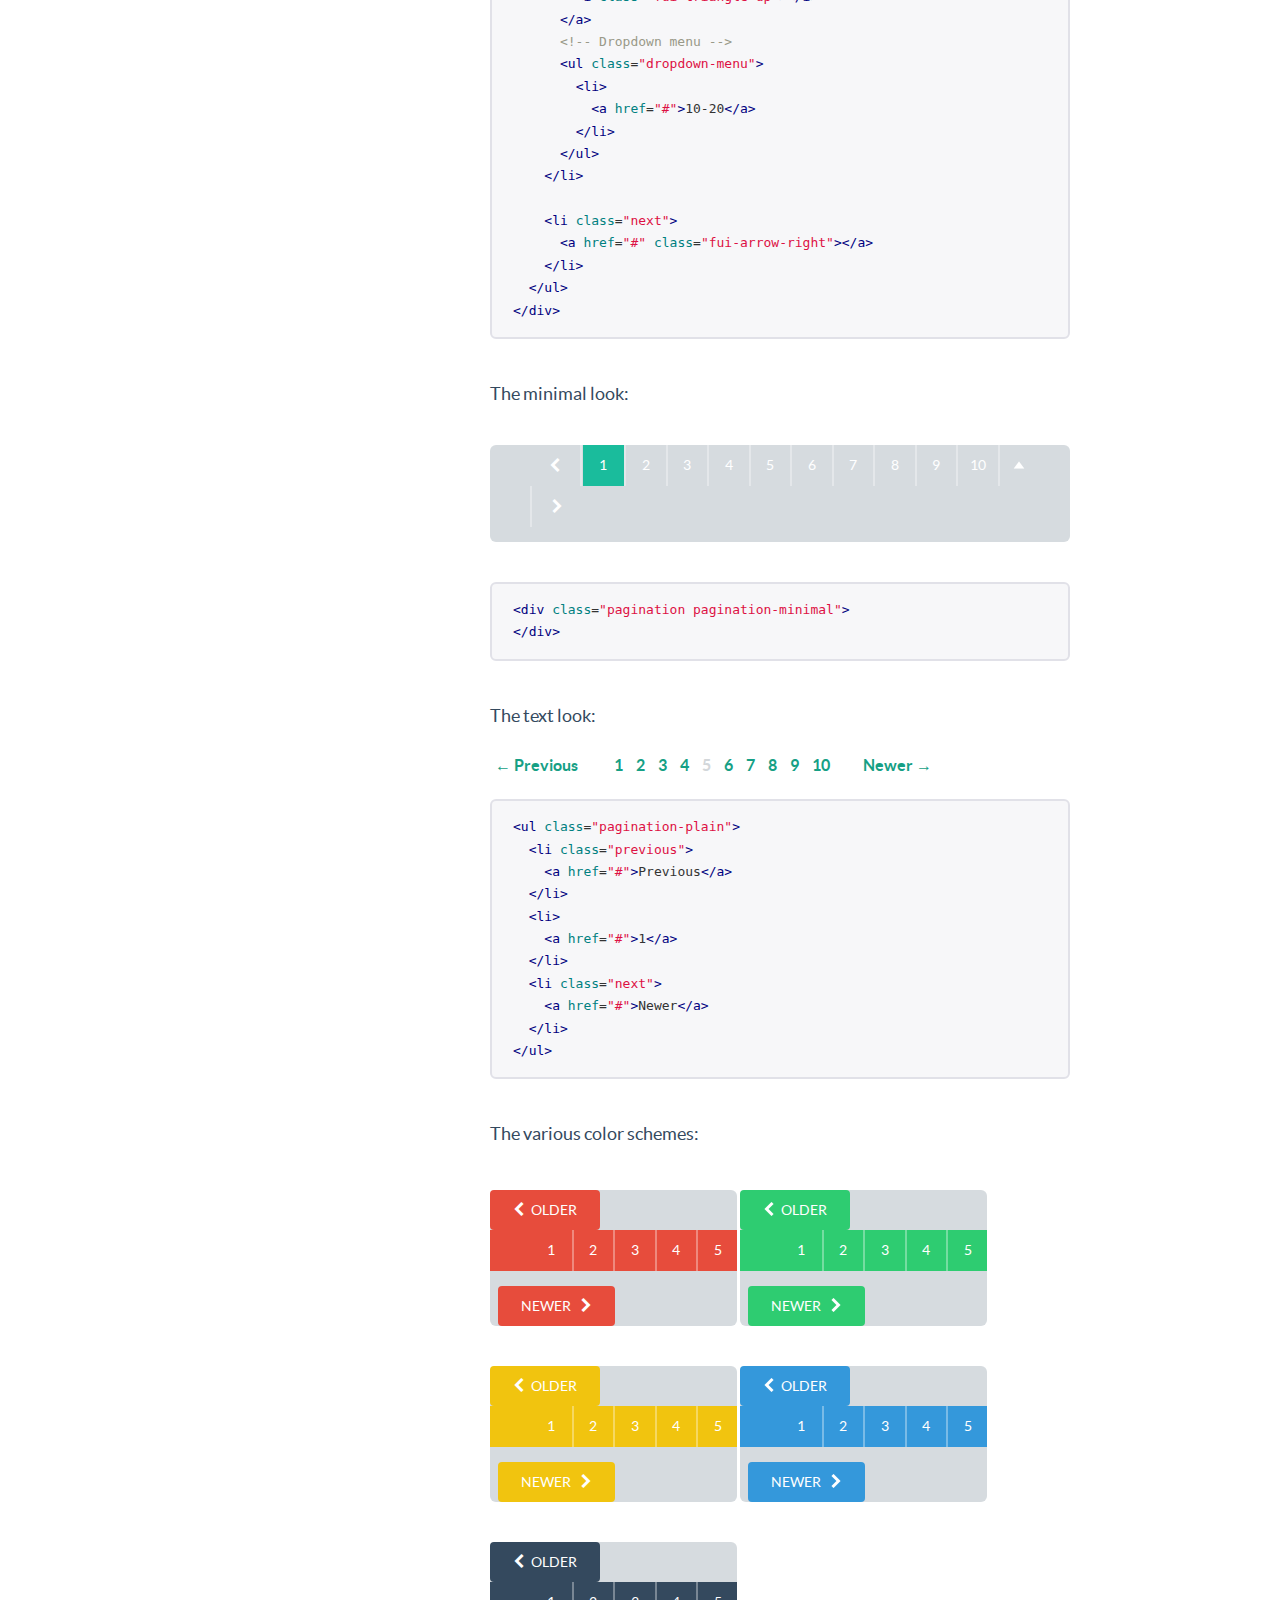
<file: Flat-UI-master/docs/components.html>
<!DOCTYPE html>
<html lang="en">
  <head>
    <meta charset="utf-8">
    <title>Components &middot; Flat UI Free</title>
    <meta name="viewport" content="width=device-width, initial-scale=1.0">

    <!-- Loading Bootstrap -->
    <link href="../dist/css/vendor/bootstrap/css/bootstrap.min.css" rel="stylesheet">

    <!-- Loading Flat UI -->
    <link href="../dist/css/flat-ui.min.css" rel="stylesheet">
    <link href="assets/css/docs.css" rel="stylesheet">

    <link rel="shortcut icon" href="../img/favicon.ico">

    <!-- HTML5 shim, for IE6-8 support of HTML5 elements. All other JS at the end of file. -->
    <!--[if lt IE 9]>
      <script src="../dist/js/vendor/html5shiv.js"></script>
      <script src="../dist/js/vendor/respond.min.js"></script>
    <![endif]-->
  </head>
  <body>
    <ul class="demo-sidebar hide-on-tablets">
      <li><a href="#fui-button">Buttons</a></li>
      <li><a href="#fui-checkbox">Checkboxes</a></li>
      <li><a href="#fui-radio">Radio buttons</a></li>
      <li><a href="#fui-dropdown">Dropdown</a></li>
      <li><a href="#fui-input">Input</a></li>
      <li><a href="#fui-navbar">Navbar</a></li>
      <li><a href="#fui-pager">Pager</a></li>
      <li><a href="#fui-pagination">Pagination</a></li>
      <li><a href="#fui-progress">Progress</a></li>
      <li><a href="#fui-select">Select</a></li>
      <li><a href="#fui-switch">Switch</a></li>
      <li><a href="#fui-tagsinput">Tags Input</a></li>
      <li><a href="#fui-tooltip">Tooltip</a></li>
      <li><a href="#fui-slider">Slider</a></li>
      <li><a href="#fui-typeahead">Typeahead</a></li>
      <li><a href="#fui-videoplayer">Video Player</a></li>
    </ul> <!-- /nav -->

		<h1 class="demo-headline">Components</h1>
    <div class="container">
    	<div id="fui-button"></div>

      <div class="demo-row">
        <div class="demo-title">
          <h3>Buttons</h3>
        </div>

        <div class="demo-content">
          <p>
            After restyling the <a href="http://getbootstrap.com/css/#buttons">Bootstrap buttons</a>, we have decided to add a new size: <code>btn-hg</code> which will be used for the main call to action buttons on the page:
          </p>
          <p class="mbl">
            <button class="btn btn-hg btn-primary">Huge Button</button>
          </p>
<pre class="prettyprint">
&lt;button class="btn btn-hg btn-primary"&gt;
  Boss Button
&lt;/button&gt;
</pre>

          <p class="ptl">
            In addition, we have added <code>btn-embossed</code> to make buttons look more realistic, but we still prefer them flat.
          </p>
          <p class="mbl">
            <button class="btn btn-embossed btn-primary">Embossed Button</button>
          </p>
<pre class="prettyprint">
&lt;button class="btn btn-embossed btn-primary"&gt;
  Embossed Button
&lt;/button&gt;
</pre>

          <p class="ptl">
            In some cases buttons need to become wider. Yes, we have taken care of that as well:
          </p>
          <p class="mbl">
            <button class="btn btn-wide btn-primary mrm">Save</button>
            <button class="btn btn-wide btn-default">Cancel</button>
          </p>
<pre class="prettyprint">
&lt;button class="btn btn-default btn-wide"&gt;
  Cancel
&lt;/button&gt;
</pre>

          <p class="ptl">
            Another new thing is <code>btn-tip</code>. Use it when you need to highlight a part of the button text:
          </p>
          <p class="mbl">
            <button class="btn btn-primary">
              Save
              <span class="btn-tip">$300</span>
            </button>
          </p>
<pre class="prettyprint">
&lt;button class="btn btn-primary"&gt;
  Save
  &lt;span class="btn-tip"&gt;$300&lt;/span&gt;
&lt;/button&gt;
</pre>

          <p class="ptl">
            As usual you can set different colors:
          </p>
          <p>
	          <button class="btn btn-default mrs">Default</button>
            <button class="btn btn-primary mrs">Primary</button>
            <button class="btn btn-info mrs">Info</button>
            <button class="btn btn-danger mrs">Danger</button>
          </p>
          <p class="mbl">
            <button class="btn btn-success mrs">Success</button>
            <button class="btn btn-warning mrs">Warning</button>
            <button class="btn btn-inverse mrs">Inverse</button>
          </p>
<pre class="prettyprint">
&lt;button class="btn btn-default"&gt;Default&lt;/button&gt;
&lt;button class="btn btn-primary"&gt;Primary&lt;/button&gt;
&lt;button class="btn btn-info"&gt;Info&lt;/button&gt;
&lt;button class="btn btn-danger"&gt;Danger&lt;/button&gt;
&lt;button class="btn btn-success"&gt;Success&lt;/button&gt;
&lt;button class="btn btn-warning"&gt;Warning&lt;/button&gt;
&lt;button class="btn btn-inverse"&gt;Inverse&lt;/button&gt;
</pre>

          <p>
            Button groups, toolbars, and disabled state also work as expected.
          </p>

          <div id="fui-checkbox"></div>
        </div>
      </div><!-- /.demo-row -->


      <div class="demo-row">
        <div class="demo-title">
          <h3>Checkboxes</h3>
        </div>

        <div class="demo-content">
          <p>
            Using flat style checkboxes requires a JS plugin which creates all the custom markup for us. Let's take a look:
          </p>
          <form action="#">
            <div class="row">
              <div class="col-md-6">
                <label class="checkbox" for="checkbox1">
                  <input type="checkbox" value="" id="checkbox1" data-toggle="checkbox">
                  Checkbox
                </label>
                <label class="checkbox" for="checkbox2">
                  <input type="checkbox" value="" id="checkbox2" checked="checked" data-toggle="checkbox">
                  Checkbox
                </label>
                <label class="checkbox" for="checkbox3">
                  <input type="checkbox" value="" id="checkbox3" data-toggle="checkbox" disabled="">
                  Checkbox
                </label>
                <label class="checkbox" for="checkbox4">
                  <input type="checkbox" value="" id="checkbox4" checked="checked" data-toggle="checkbox" disabled="">
                  Checkbox
                </label>
              </div>
            </div>
          </form>

          <h6 class="ptl">The JS:</h6>
<pre class="prettyprint">
$(':checkbox').radiocheck();
</pre>

          <div class="pvm">
            <h6>Methods:</h6>
          </div>
          <p class="mbl">
            <strong>.radiocheck('toggle')</strong>
            <br/>
            toggles the checkbox state from <span class="text-info">checked</span>
            to <span class="text-info">unchecked</span> and back
          </p>
          <p class="mbl">
            <strong>.radiocheck('check')</strong>
            <br/>
            sets the checkbox state to <span class="text-info">checked</span>
          </p>
          <p class="mbl">
            <strong>.radiocheck('uncheck')</strong>
            <br/>
            sets the checkbox state to <span class="text-info">unchecked</span>
          </p>
          <p class="mbl">
            <strong>.radiocheck('disable')</strong>
            <br/>
            sets the checkbox state to <span class="text-info">disabled</span>
          </p>
          <p class="mbl">
            <strong>.radiocheck('enable')</strong>
            <br/>
            unsets the <span class="text-info">disabled</span> checkbox state
          </p>
          <p class="mbl">
            <strong>.radiocheck('indeterminate')</strong>
            <br/>
            sets the checkbox state to <span class="text-info">indeterminate</span>
          </p>
          <p class="mbl">
            <strong>.radiocheck('determinate')</strong>
            <br/>
            unsets the <span class="text-info">indeterminate</span> checkbox state
          </p>
          <p class="mbl">
            <strong>.radiocheck('destroy')</strong>
            <br/>
            destroying the checkbox cover
          </p>
<pre class="prettyprint">
$(':checkbox').radiocheck('check');
</pre>

          <div class="pbm ptl">
            <h6>Events:</h6>
          </div>
          <p class="mbl">
            <strong>.on('change.radiocheck')</strong>
            <br/>
            Fired when the checkbox state changes between
            <span class="text-info">checked</span> and
            <span class="text-info">unchecked</span>.
          </p>
          <p class="mbl">
            <strong>.on('destroyed.radiocheck')</strong>
            <br/>
            Fired when radiocheck destroys itself.
          </p>
<pre class="prettyprint">
$(':checkbox').on('change.radiocheck', function() {
  // Do something
});
</pre>
          <div id="fui-radio"></div>
        </div> <!-- /.demo-content -->
      </div> <!-- /.demo-row -->


      <div class="demo-row">
        <div class="demo-title">
          <h3>Radio buttons</h3>
        </div>

        <div class="demo-content">
          <p>
            Using flat style radio buttons requires a JS plugin which creates all the custom markup for us. Let's take a look:
          </p>
          <form action="#">
            <div class="row">
              <div class="col-md-6">
                <label class="radio" for="radio1">
                  <input type="radio" name="optionsRadios1" value="" id="radio1" data-toggle="radio">
                  Radio button
                </label>
                <label class="radio" for="radio2">
                  <input type="radio" name="optionsRadios1" value="" id="radio2" data-toggle="radio" checked="checked" >
                  Radio button
                </label>
                <label class="radio" for="radio3">
                  <input type="radio" name="optionsRadios1" value="" id="radio3" data-toggle="radio" disabled="">
                  Radio button
                </label>
                <label class="radio" for="radio4">
                  <input type="radio" name="optionsRadios1" value="" id="radio4" data-toggle="radio" disabled="">
                  Radio button
                </label>
              </div>
            </div>
          </form>

          <h6 class="ptl">The JS:</h6>
<pre class="prettyprint">
$(':radio').radiocheck();
</pre>

          <div class="pvm">
            <h6>Methods:</h6>
          </div>
          <p class="mbl">
            <strong>.radiocheck('toggle')</strong>
            <br/>
            toggles the radio button state from <span class="text-info">checked</span>
            to <span class="text-info">unchecked</span> and back
          </p>
          <p class="mbl">
            <strong>.radiocheck('check')</strong>
            <br/>
            sets the radio button state to <span class="text-info">checked</span>
          </p>
          <p class="mbl">
            <strong>.radiocheck('uncheck')</strong>
            <br/>
            sets the radio button state to <span class="text-info">unchecked</span>
          </p>
          <p class="mbl">
            <strong>.radiocheck('disable')</strong>
            <br/>
            sets the radio button state to <span class="text-info">disabled</span>
          </p>
          <p class="mbl">
            <strong>.radiocheck('enable')</strong>
            <br/>
            unsets the <span class="text-info">disabled</span> checkbox state
          </p>
          <p class="mbl">
            <strong>.radiocheck('indeterminate')</strong>
            <br/>
            sets the radio button state to <span class="text-info">indeterminate</span>
          </p>
          <p class="mbl">
            <strong>.radiocheck('determinate')</strong>
            <br/>
            unsets the <span class="text-info">indeterminate</span> checkbox state
          </p>
          <p class="mbl">
            <strong>.radiocheck('destroy')</strong>
            <br/>
            destroying the radio button cover
          </p>
<pre class="prettyprint">
$(':radio').radiocheck('check');
</pre>

          <div class="pbm ptl">
            <h6>Events:</h6>
          </div>
          <p class="mbl">
            <strong>.on('change.radiocheck')</strong>
            <br/>
            Fired when the radio button state changes.
          </p>
          <p class="mbl">
            <strong>.on('destroyed.radiocheck')</strong>
            <br/>
            Fired when radiocheck destroys cover.
          </p>
<pre class="prettyprint">
$(':radio').on('change.radiocheck', function() {
// Do something
});
</pre>

          <div id="fui-dropdown"></div>
        </div> <!-- /.demo-content -->
      </div> <!-- /.demo-row -->
    </div><!-- /.container -->



    <div class="container">
      <div class="demo-row">
        <div class="demo-title">
          <h3>Dropdown</h3>
        </div>

        <div class="demo-content">
          <p class="mbl">
            The same <a href="http://getbootstrap.com/components/#dropdowns">Bootstrap dropdown</a> is used as part of the <code>select</code>, <code>btn-group</code>, <code>nav-tabs</code> and eventually other components to present information as a menu.
          </p>

          <div class="btn-group mrm">
            <button class="btn btn-default dropdown-toggle" type="button" data-toggle="dropdown">
              Dropdown <span class="caret"></span>
            </button>
            <ul class="dropdown-menu" role="menu">
              <li><a href="#">Action</a></li>
              <li><a href="#">Another action</a></li>
              <li><a href="#">Something else here</a></li>
              <li class="divider"></li>
              <li><a href="#">Separated link</a></li>
            </ul>
          </div>

          <div class="btn-group">
            <button class="btn btn-inverse dropdown-toggle" type="button" data-toggle="dropdown">
              Dropdown <span class="caret"></span>
            </button>
            <ul class="dropdown-menu dropdown-menu-inverse" role="menu">
              <li><a href="#">Action</a></li>
              <li><a href="#">Another action</a></li>
              <li><a href="#">Something else here</a></li>
              <li class="divider"></li>
              <li><a href="#">Separated link</a></li>
            </ul>
          </div>

          <div class="pvl">
<pre class="prettyprint">
&lt;!-- Default skin  --&gt;
&lt;div class="btn-group"&gt;
  &lt;button class="btn btn-default dropdown-toggle" type="button" data-toggle="dropdown"&gt;
    Large button &lt;span class="caret"&gt;&lt;/span&gt;
  &lt;/button&gt;
  &lt;ul class="dropdown-menu" role="menu"&gt;
    &lt;li&gt;&lt;a href="#"&gt;Action&lt;/a&gt;&lt;/li&gt;
    &lt;li&gt;&lt;a href="#"&gt;Another action&lt;/a&gt;&lt;/li&gt;
    &lt;li&gt;&lt;a href="#"&gt;Something else here&lt;/a&gt;&lt;/li&gt;
    &lt;li class="divider"&gt;&lt;/li&gt;
    &lt;li&gt;&lt;a href="#"&gt;Separated link&lt;/a&gt;&lt;/li&gt;
  &lt;/ul&gt;
&lt;/div&gt;

&lt;!-- Inverted skin  --&gt;
&lt;div class="btn-group"&gt;
  &lt;button class="btn btn-inverse dropdown-toggle" type="button" data-toggle="dropdown"&gt;
    Large button &lt;span class="caret"&gt;&lt;/span&gt;
  &lt;/button&gt;
  &lt;ul class="dropdown-menu dropdown-menu-inverse" role="menu"&gt;
    &lt;li&gt;&lt;a href="#"&gt;Action&lt;/a&gt;&lt;/li&gt;
    &lt;li&gt;&lt;a href="#"&gt;Another action&lt;/a&gt;&lt;/li&gt;
    &lt;li&gt;&lt;a href="#"&gt;Something else here&lt;/a&gt;&lt;/li&gt;
    &lt;li class="divider"&gt;&lt;/li&gt;
    &lt;li&gt;&lt;a href="#"&gt;Separated link&lt;/a&gt;&lt;/li&gt;
  &lt;/ul&gt;
&lt;/div&gt;
</pre>
          </div>

          <div id="fui-input"></div>
        </div> <!-- /.demo-content -->
      </div> <!-- /.demo-row -->

      <div class="demo-row">
        <div class="demo-title">
          <h3>Input</h3>
        </div>

        <div class="demo-content">
          <p class="mbl">
            The restyled <a href="http://getbootstrap.com/css/#forms">Bootstrap input</a>.
          </p>

          <div class="row">
            <div class="col-lg-5">
              <input type="text" value="" placeholder="Enter something" class="form-control" />
            </div>
          </div>

<pre class="prettyprint mtl">
&lt;input type="text" placeholder="..." class="form-control" /&gt;
</pre>

          <p class="mbl">Add <code>.flat</code> as an additional class to completely remove the borders:</p>

          <div class="row">
            <div class="col-lg-5">
              <input type="text" value="" placeholder="Enter something" class="form-control flat" />
            </div>
          </div>

<pre class="prettyprint mtl">
&lt;input type="text" placeholder="..." class="form-control flat" /&gt;
</pre>

          <p class="ptl">You can have a few different sizes:</p>
          <div class="row">
            <div class="col-lg-5">
              <input type="text" value="" placeholder="Huge" class="form-control input-hg" />
            </div>
          </div>
          <hr />
          <div class="row">
            <div class="col-lg-5">
              <input type="text" value="" placeholder="Large" class="form-control input-lg" />
            </div>
          </div>
          <hr />
          <div class="row">
            <div class="col-lg-5">
              <input type="text" value="" placeholder="Default" class="form-control" />
            </div>
          </div>
          <hr />
          <div class="row">
            <div class="col-lg-5">
              <input type="text" value="" placeholder="Small" class="form-control input-sm" />
            </div>
          </div>
<pre class="prettyprint mtl">
&lt;input type="text" class="form-control input-hg" placeholder="Huge" /&gt;
&lt;input type="text" class="form-control input-lg" placeholder="Large" /&gt;
&lt;input type="text" class="form-control" placeholder="Default" /&gt;
&lt;input type="text" class="form-control input-sm" placeholder="Small" /&gt;
</pre>

          <p class="ptl">You can have an icon inside:</p>
          <div class="row">
            <div class="col-lg-5">
              <div class="form-group has-feedback">
                <input type="text" value="" placeholder="With icon" class="form-control" />
                <span class="form-control-feedback fui-check"></span>
              </div>
            </div>
          </div>
<pre class="prettyprint mtm">
&lt;div class="form-group has-feedback"&gt;
  &lt;input type="text" value="" placeholder="With icon" class="form-control" /&gt;
  &lt;span class="form-control-feedback fui-check"&gt;&lt;/span&gt;
&lt;/div&gt;
</pre>

          <p class="ptl">You can have the input with append/prepend options:</p>
          <div class="row mbl">
            <div class="col-lg-6">
              <div class="input-group">
                <span class="input-group-addon">@</span>
                <input class="form-control" type="text" placeholder="Prepend" />
              </div>
            </div>
          </div>

          <div class="row mbl">
            <div class="col-lg-6">
              <div class="input-group">
                <input class="form-control" type="text" placeholder="Append" />
                <span class="input-group-addon">@</span>
              </div>
            </div>
          </div>
<pre class="prettyprint mtm">
&lt;!-- Prepend --&gt;
&lt;div class="input-group"&gt;
  &lt;span class="input-group-addon"&gt;@&lt;/span&gt;
  &lt;input type="text" class="form-control" placeholder="Prepend" /&gt;
&lt;/div&gt;

&lt;!-- Append --&gt;
&lt;div class="input-group"&gt;
  &lt;input type="text" class="form-control" placeholder="Append" /&gt;
  &lt;span class="input-group-addon"&gt;@&lt;/span&gt;
&lt;/div&gt;
</pre>

          <div class="ptl">
            <p>
              The different color styles and the disabled state work as expected:
            </p>
            <div class="row">
              <div class="col-lg-6">
                <div class="form-group has-error">
                  <input class="form-control" type="text" placeholder="Error" />
                </div>
              </div>
            </div>
            <div class="row">
              <div class="col-lg-6">
                <div class="form-group has-warning">
                  <input class="form-control" type="text" placeholder="Warning" />
                </div>
              </div>
            </div>
            <div class="row">
              <div class="col-lg-6">
                <div class="form-group has-success">
                  <input class="form-control" type="text" placeholder="Success" />
                </div>
              </div>
            </div>
            <div class="row">
              <div class="col-lg-6">
                <div class="form-group">
                  <input class="form-control" type="text" placeholder="Disabled" disabled />
                </div>
              </div>
            </div>
          </div>

<pre class="prettyprint">
&lt;!-- Error state --&gt;
&lt;div class="form-group has-error"&gt;
  &lt;input class="form-control" type="text" placeholder="Error" /&gt;
&lt;/div&gt;

&lt;!-- Warning state --&gt;
&lt;div class="form-group has-warning"&gt;
  &lt;input class="form-control" type="text" placeholder="Error" /&gt;
&lt;/div&gt;

&lt;!-- Success state --&gt;
&lt;div class="form-group has-success"&gt;
  &lt;input class="form-control" type="text" placeholder="Error" /&gt;
&lt;/div&gt;

&lt;!-- Disabled state --&gt;
&lt;div class="form-group"&gt;
  &lt;input class="form-control" type="text" placeholder="Disabled" disabled /&gt;
&lt;/div&gt;
</pre>

          <p class="ptl mtl">
            The search form doesn't have any background color set to append/prepend:
          </p>
          <div class="row">
            <div class="col-lg-6">
              <div class="form-group">
                <div class="input-group input-group-hg input-group-rounded">
                  <span class="input-group-btn">
                    <button type="submit" class="btn"><span class="fui-search"></span></button>
                  </span>
                  <input type="text" class="form-control" placeholder="Search" id="search-query-2">
                </div>
              </div>
            </div>
          </div>

          <div class="row">
            <div class="col-lg-6">
              <div class="form-group">
                <div class="input-group">
                  <input type="text" class="form-control" placeholder="Search" id="search-query-3">
                  <span class="input-group-btn">
                    <button type="submit" class="btn"><span class="fui-search"></span></button>
                  </span>
                </div>
              </div>
            </div>
          </div>

<pre class="prettyprint">
&lt;div class="input-group input-group-hg input-group-rounded"&gt;
  &lt;span class="input-group-btn"&gt;
    &lt;button type="submit" class="btn"&gt;&lt;span class="fui-search"&gt;&lt;/span&gt;&lt;/button&gt;
  &lt;/span&gt;
  &lt;input type="text" class="form-control" placeholder="Search" id="search-query-2"&gt;
&lt;/div&gt;

&lt;div class="input-group"&gt;
  &lt;input type="text" class="form-control" placeholder="Search" id="search-query-3"&gt;
  &lt;span class="input-group-btn"&gt;
    &lt;button type="submit" class="btn"&gt;&lt;span class="fui-search"&gt;&lt;/span&gt;&lt;/button&gt;
  &lt;/span&gt;
&lt;/div&gt;
</pre>

    
          <p class="ptl mtl">
            You'll need to add some Javascript code in order to append icons (on left position) like search icon above
          </p>

<pre class="prettyprint">
// Focus state for append/prepend inputs
$('.input-group').on('focus', '.form-control', function () {
  $(this).closest('.input-group, .form-group').addClass('focus');
}).on('blur', '.form-control', function () {
  $(this).closest('.input-group, .form-group').removeClass('focus');
});
</pre>

          <div id="fui-navbar"></div>
        </div> <!-- /.demo-content -->
      </div> <!-- /.demo-row -->

      <div class="demo-row">
        <div class="demo-title">
          <h3>Navbar</h3>
        </div>
        <div class="demo-content">
          <p class="mbl">
            The restyled <a href="http://getbootstrap.com/components/#navbar">Bootstrap navbar</a>.
          </p>

          <nav class="navbar navbar-default" role="navigation">
            <div class="navbar-header">
              <button type="button" class="navbar-toggle" data-toggle="collapse" data-target="#navbar-collapse-01">
                <span class="sr-only">Toggle navigation</span>
              </button>
              <a class="navbar-brand" href="#">Flat UI</a>
            </div>
            <div class="collapse navbar-collapse" id="navbar-collapse-01">
              <ul class="nav navbar-nav">
                <li class="active"><a href="#fakelink">Products</a></li>
                <li><a href="#fakelink">Features</a></li>
               </ul>
              <form class="navbar-form navbar-right" action="#" role="search">
                <div class="form-group">
                  <div class="input-group">
                    <input class="form-control" id="navbarInput-01" type="search" placeholder="Search">
                    <span class="input-group-btn">
                      <button type="submit" class="btn"><span class="fui-search"></span></button>
                    </span>
                  </div>
                </div>
              </form>
            </div><!-- /.navbar-collapse -->
          </nav><!-- /navbar -->

<pre class="prettyprint mvl">
&lt;nav class="navbar navbar-default" role="navigation"&gt;
  &lt;div class="navbar-header"&gt;
    &lt;button type="button" class="navbar-toggle" data-toggle="collapse" data-target="#navbar-collapse-01"&gt;
      &lt;span class="sr-only"&gt;Toggle navigation&lt;/span&gt;
    &lt;/button&gt;
    &lt;a class="navbar-brand" href="#"&gt;Flat UI&lt;/a&gt;
  &lt;/div&gt;
  &lt;div class="collapse navbar-collapse" id="navbar-collapse-01"&gt;
    &lt;ul class="nav navbar-nav"&gt;
      &lt;li class="active"&gt;&lt;a href="#fakelink"&gt;Products&lt;/a&gt;&lt;/li&gt;
      &lt;li&gt;&lt;a href="#fakelink"&gt;Features&lt;/a&gt;&lt;/li&gt;
    &lt;/ul&gt;
    &lt;form class="navbar-form navbar-right" action="#" role="search"&gt;
      &lt;div class="form-group"&gt;
        &lt;div class="input-group"&gt;
          &lt;input class="form-control" id="navbarInput-01" type="search" placeholder="Search"&gt;
          &lt;span class="input-group-btn"&gt;
            &lt;button type="submit" class="btn"&gt;&lt;span class="fui-search"&gt;&lt;/span&gt;&lt;/button&gt;
          &lt;/span&gt;
        &lt;/div&gt;
      &lt;/div&gt;
    &lt;/form&gt;
  &lt;/div>&lt;!-- /.navbar-collapse --&gt;
&lt;/nav>&lt;!-- /navbar --&gt;
</pre>

        <p class="ptl">Inverted navbar:</p>
        <nav class="navbar navbar-inverse" role="navigation">
          <div class="navbar-header">
            <button type="button" class="navbar-toggle" data-toggle="collapse" data-target="#navbar-collapse-02">
              <span class="sr-only">Toggle navigation</span>
            </button>
            <a class="navbar-brand" href="#">Flat UI</a>
          </div>
          <div class="collapse navbar-collapse" id="navbar-collapse-02">
            <ul class="nav navbar-nav">
              <li class="active"><a href="#fakelink">Products</a></li>
              <li><a href="#fakelink">Features</a></li>
             </ul>
            <form class="navbar-form navbar-right" action="#" role="search">
              <div class="form-group">
                <div class="input-group">
                  <input class="form-control" id="navbarInput-02" type="search" placeholder="Search">
                  <span class="input-group-btn">
                    <button type="submit" class="btn"><span class="fui-search"></span></button>
                  </span>
                </div>
              </div>
            </form>
          </div><!-- /.navbar-collapse -->
        </nav><!-- /navbar -->

<pre class="prettyprint mvl">
&lt;nav class="navbar navbar-inverse" role="navigation"&gt;
&lt;!-- Navbar content --&gt;
&lt;/nav&gt;
</pre>


        <p class="ptl">Embossed navbar:</p>
        <nav class="navbar navbar-inverse navbar-embossed" role="navigation">
          <div class="navbar-header">
            <button type="button" class="navbar-toggle" data-toggle="collapse" data-target="#navbar-collapse-03">
              <span class="sr-only">Toggle navigation</span>
            </button>
            <a class="navbar-brand" href="#">Flat UI</a>
          </div>
          <div class="collapse navbar-collapse" id="navbar-collapse-03">
            <ul class="nav navbar-nav">
              <li class="active"><a href="#fakelink">Products</a></li>
              <li><a href="#fakelink">Features</a></li>
             </ul>
            <form class="navbar-form navbar-right" action="#" role="search">
              <div class="form-group">
                <div class="input-group">
                  <input class="form-control" id="navbarInput-03" type="search" placeholder="Search">
                  <span class="input-group-btn">
                    <button type="submit" class="btn"><span class="fui-search"></span></button>
                  </span>
                </div>
              </div>
            </form>
          </div><!-- /.navbar-collapse -->
        </nav><!-- /navbar -->

<pre class="prettyprint mvl">
&lt;nav class="navbar navbar-inverse navbar-embossed" role="navigation"&gt;
&lt;!-- Navbar content --&gt;
&lt;/nav&gt;
</pre>

        <p class="ptl">Large navbar:</p>
        <nav class="navbar navbar-default navbar-lg" role="navigation">
          <div class="navbar-header">
            <button type="button" class="navbar-toggle" data-toggle="collapse" data-target="#navbar-collapse-04">
              <span class="sr-only">Toggle navigation</span>
            </button>
            <a class="navbar-brand" href="#">Flat UI</a>
          </div>
          <div class="collapse navbar-collapse" id="navbar-collapse-04">
            <ul class="nav navbar-nav">
              <li class="active"><a href="#fakelink">Products</a></li>
              <li><a href="#fakelink">Features</a></li>
             </ul>
            <form class="navbar-form navbar-right" action="#" role="search">
              <div class="form-group">
                <div class="input-group">
                  <input class="form-control" id="navbarInput-04" type="search" placeholder="Search">
                  <span class="input-group-btn">
                    <button type="submit" class="btn"><span class="fui-search"></span></button>
                  </span>
                </div>
              </div>
            </form>
          </div><!-- /.navbar-collapse -->
        </nav><!-- /navbar -->

<pre class="prettyprint mvl">
&lt;nav class="navbar navbar-default navbar-lg" role="navigation"&gt;
&lt;!-- Navbar content --&gt;
&lt;/nav&gt;
</pre>

        <p class="ptl">Inline forms:</p>
        <nav role="navigation" class="navbar navbar-inverse navbar-embossed">
          <div class="navbar-header">
            <button data-target="#navbar-collapse-05" data-toggle="collapse" class="navbar-toggle" type="button">
              <span class="sr-only">Toggle navigation</span>
            </button>
            <a href="#" class="navbar-brand">Flat UI</a>
          </div>
          <div id="navbar-collapse-05" class="collapse navbar-collapse">
            <form role="search" class="navbar-form navbar-left">
              <div class="form-group">
                <input type="text" placeholder="Search" class="form-control">
              </div>
              <button class="btn btn-default" type="submit">Submit</button>
            </form>
          </div>
        </nav>

<pre class="prettyprint mvl">
&lt;form role="search" class="navbar-form navbar-left"&gt;
  &lt;div class="form-group"&gt;
    &lt;input type="text" placeholder="Search" class="form-control"&gt;
  &lt;/div&gt;
  &lt;button class="btn btn-default" type="submit"&gt;Submit&lt;/button&gt;
&lt;/form&gt;
</pre>

        <p class="ptl">Buttons:</p>
        <nav role="navigation" class="navbar navbar-inverse navbar-embossed">
          <div class="navbar-header">
            <button data-target="#navbar-collapse-06" data-toggle="collapse" class="navbar-toggle" type="button">
            </button>
            <a href="#" class="navbar-brand">Flat UI</a>
          </div>
          <div id="navbar-collapse-06" class="collapse navbar-collapse">
            <button class="btn btn-default navbar-btn" type="button">Sign in</button>
            <button class="btn btn-default navbar-btn btn-sm" type="button">Sign in</button>
            <button class="btn btn-default navbar-btn btn-xs" type="button">Sign in</button>
          </div>
        </nav>

<pre class="prettyprint mvl">
&lt;!-- Default Navbar Button --&gt;
&lt;button class="btn btn-default navbar-btn" type="button"&gt;Sign in&lt;/button&gt;
&lt;!-- Small Navbar Button --&gt;
&lt;button class="btn btn-default navbar-btn btn-sm" type="button"&gt;Sign in&lt;/button&gt;
&lt;!-- Extra Small Navbar Button --&gt;
&lt;button class="btn btn-default navbar-btn btn-xs" type="button"&gt;Sign in&lt;/button&gt;
</pre>

        <p class="ptl">Text:</p>
        <nav role="navigation" class="navbar navbar-inverse navbar-embossed">
          <div class="navbar-header">
            <button data-target="#navbar-collapse-07" data-toggle="collapse" class="navbar-toggle" type="button">
            </button>
            <a href="#" class="navbar-brand">Flat UI</a>
          </div>
          <div id="navbar-collapse-07" class="collapse navbar-collapse">
            <p class="navbar-text">Signed in as Mark Otto</p>
          </div>
        </nav>

<pre class="prettyprint mvl">
&lt;p class="navbar-text"&gt;Signed in as Mark Otto&lt;/p&gt;
</pre>

        <p class="ptl">Non-nav links:</p>
        <nav role="navigation" class="navbar navbar-inverse navbar-embossed">
          <div class="navbar-header">
            <button data-target="#navbar-collapse-08" data-toggle="collapse" class="navbar-toggle" type="button">
            </button>
            <a href="#" class="navbar-brand">Flat UI</a>
          </div>
          <div id="navbar-collapse-08" class="collapse navbar-collapse">
            <p class="navbar-text navbar-right">Signed in as <a class="navbar-link" href="#">Mark Otto</a></p>
          </div>
        </nav>

<pre class="prettyprint mvl">
&lt;p class="navbar-text navbar-right"&gt;Signed in as &lt;a class="navbar-link" href="#"&gt;Mark Otto&lt;/a&gt;&lt;/p&gt;
</pre>

          <p class="ptl">New and Unread indicators:</p>
          <nav class="navbar navbar-inverse navbar-embossed" role="navigation">
            <div class="navbar-header">
              <button type="button" class="navbar-toggle" data-toggle="collapse" data-target="#navbar-collapse-09">
                <span class="sr-only">Toggle navigation</span>
              </button>
              <a class="navbar-brand" href="#">Flat UI</a>
            </div>

            <div class="collapse navbar-collapse" id="#navbar-collapse-09">
              <ul class="nav navbar-nav">
                <li><a href="#">Messages<span class="navbar-unread">1</span></a></li>
                <li><a href="#">About Us<span class="navbar-new">1</span></a></li>
               </ul>
            </div><!-- /.navbar-collapse -->
          </nav><!-- /navbar -->

<pre class="prettyprint mvl">
&lt;!-- ... --&gt;
  &lt;ul class="nav navbar-nav"&gt;
    &lt;li&gt;
      &lt;a href="#"&gt;
        Menu item
        &lt;!-- Indicator with number --&gt;
        &lt;span class="navbar-new"&gt;2&lt;/span&gt;
      &lt;/a&gt;
    &lt;/li&gt;
  &lt;/ul&gt;
&lt;!-- ... --&gt;
</pre>

<pre class="prettyprint mvl">
&lt;!-- ... --&gt;
  &lt;ul class="nav navbar-nav"&gt;
    &lt;li&gt;
      &lt;a href="#"&gt;
        Menu item
        &lt;!-- Indicator without number --&gt;
        &lt;span class="navbar-unread"&gt;&lt;/span&gt;
      &lt;/a&gt;
    &lt;/li&gt;
  &lt;/ul&gt;
&lt;!-- ... --&gt;
</pre>

          <p class="ptl">Fixed to top:</p>
<pre class="prettyprint mvl">
&lt;nav class="navbar navbar-default navbar-fixed-top" role="navigation"&gt;
&lt;!-- Navbar content --&gt;
&lt;/nav&gt;
</pre>

          <p class="ptl">Fixed to bottom:</p>
<pre class="prettyprint mvl">
&lt;nav class="navbar navbar-default navbar-fixed-bottom" role="navigation"&gt;
&lt;!-- Navbar content --&gt;
&lt;/nav&gt;
</pre>

          <p class="ptl">Static top:</p>
<pre class="prettyprint mvl">
&lt;nav class="navbar navbar-default navbar-static-top" role="navigation"&gt;
&lt;!-- Navbar content --&gt;
&lt;/nav&gt;
</pre>

          <div id="fui-pager"></div>
        </div> <!-- /.demo-content -->
      </div> <!-- /.demo-row -->


      <div class="demo-row">
        <div class="demo-title">
          <h3>Pager</h3>
        </div>
        <div class="demo-content">
          <p>
            Short pagination where links have a button look. Used for navigating to the next/prev item.
          </p>
          <ul class="pager">
            <li class="previous">
              <a href="#fakelink">
                <i class="fui-arrow-left"></i>
                <span>All messages</span>
              </a>
            </li>
            <li class="next">
              <a href="#fakelink">
                <i class="fui-arrow-right"></i>
              </a>
            </li>
          </ul>

<pre class="prettyprint mvl">
&lt;ul class="pager"&gt;
  &lt;li class="previous"&gt;
    &lt;a href="#"&gt;
      &lt;span&gt;
        &lt;i class="fui-arrow-left"&gt;&lt;/i&gt;
        All messages
      &lt;/span&gt;
    &lt;/a&gt;
  &lt;/li&gt;

  &lt;li class="next"&gt;
    &lt;a href="#"&gt;
      &lt;i class="fui-arrow-right"&gt;&lt;/i&gt;
    &lt;/a&gt;
  &lt;/li&gt;
&lt;/ul&gt;
</pre>
          <div id="fui-pagination"></div>
        </div> <!-- /.demo-content -->
      </div> <!-- /.demo-row -->


      <div class="demo-row">
        <div class="demo-title">
          <h3>Pagination</h3>
        </div>
        <div class="demo-content">
          <p>
            The restyled <a href="http://getbootstrap.com/components/#pagination">Bootstrap pagination</a>. We have added a dropdown navigation, a minimalistic look and a text-only look. We have also added a few color schemes with an alternative layout.
          </p>
          <div>
            <ul class="pagination">
              <li class="previous"><a href="#fakelink" class="fui-arrow-left"></a></li>
              <li class="active"><a href="#fakelink">1</a></li>
              <li><a href="#fakelink">2</a></li>
              <li><a href="#fakelink">3</a></li>
              <li><a href="#fakelink">4</a></li>
              <li><a href="#fakelink">5</a></li>
              <li><a href="#fakelink">6</a></li>
              <li><a href="#fakelink">7</a></li>
              <li><a href="#fakelink">8</a></li>
              <li><a href="#fakelink">9</a></li>
              <li><a href="#fakelink">10</a></li>
              <li class="pagination-dropdown dropup">
                <a href="#fakelink" class="dropdown-toggle" data-toggle="dropdown">
                  <i class="fui-triangle-up"></i>
                </a>
                <ul class="dropdown-menu">
                  <li><a href="#fakelink">10–20</a></li>
                  <li><a href="#fakelink">20–30</a></li>
                  <li><a href="#fakelink">40–50</a></li>
                </ul>
              </li>
              <li class="next"><a href="#fakelink" class="fui-arrow-right"></a></li>
            </ul>
          </div>

<pre class="prettyprint mvl">
&lt;div&gt;
  &lt;ul class="pagination"&gt;
    &lt;li class="previous"&gt;
      &lt;a href="#" class="fui-arrow-left"&gt;&lt;/a&gt;
    &lt;/li&gt;

    &lt;!-- Make dropdown appear above pagination --&gt;
    &lt;li class="pagination-dropdown dropup"&gt;
      &lt;a href="#" class="dropdown-toggle" data-toggle="dropdown"&gt;
        &lt;i class="fui-triangle-up"&gt;&lt;/i&gt;
      &lt;/a&gt;
      &lt;!-- Dropdown menu --&gt;
      &lt;ul class="dropdown-menu"&gt;
        &lt;li&gt;
          &lt;a href="#"&gt;10-20&lt;/a&gt;
        &lt;/li&gt;
      &lt;/ul&gt;
    &lt;/li&gt;

    &lt;li class="next"&gt;
      &lt;a href="#" class="fui-arrow-right"&gt;&lt;/a&gt;
    &lt;/li&gt;
  &lt;/ul&gt;
&lt;/div&gt;
</pre>

          <p class="mtl ptl">The minimal look:</p>
          <div class="pagination pagination-minimal">
            <ul>
              <li class="previous"><a href="#fakelink" class="fui-arrow-left"></a></li>
              <li class="active"><a href="#fakelink">1</a></li>
              <li><a href="#fakelink">2</a></li>
              <li><a href="#fakelink">3</a></li>
              <li><a href="#fakelink">4</a></li>
              <li><a href="#fakelink">5</a></li>
              <li><a href="#fakelink">6</a></li>
              <li><a href="#fakelink">7</a></li>
              <li><a href="#fakelink">8</a></li>
              <li><a href="#fakelink">9</a></li>
              <li><a href="#fakelink">10</a></li>
              <li class="pagination-dropdown dropup">
                <a href="#fakelink" class="dropdown-toggle" data-toggle="dropdown">
                  <i class="fui-triangle-up"></i>
                </a>
                <ul class="dropdown-menu">
                  <li><a href="#fakelink">10–20</a></li>
                  <li><a href="#fakelink">20–30</a></li>
                  <li><a href="#fakelink">40–50</a></li>
                </ul>
              </li>
              <li class="next"><a href="#fakelink" class="fui-arrow-right"></a></li>
            </ul>
          </div>

<pre class="prettyprint mvl">
&lt;div class="pagination pagination-minimal"&gt;
&lt;/div&gt;
</pre>

          <p class="mvl ptl">The text look:</p>
          <ul class="pagination-plain">
            <li class="previous"><a href="#fakelink">← Previous</a></li>
            <li><a href="#fakelink">1</a></li>
            <li><a href="#fakelink">2</a></li>
            <li><a href="#fakelink">3</a></li>
            <li><a href="#fakelink">4</a></li>
            <li class="active"><a href="#fakelink">5</a></li>
            <li><a href="#fakelink">6</a></li>
            <li><a href="#fakelink">7</a></li>
            <li><a href="#fakelink">8</a></li>
            <li><a href="#fakelink">9</a></li>
            <li><a href="#fakelink">10</a></li>
            <li class="next"><a href="#fakelink">Newer →</a></li>
          </ul>

<pre class="prettyprint mvl">
&lt;ul class="pagination-plain"&gt;
  &lt;li class="previous"&gt;
    &lt;a href="#"&gt;Previous&lt;/a&gt;
  &lt;/li&gt;
  &lt;li&gt;
    &lt;a href="#"&gt;1&lt;/a&gt;
  &lt;/li&gt;
  &lt;li class="next"&gt;
    &lt;a href="#"&gt;Newer&lt;/a&gt;
  &lt;/li&gt;
&lt;/ul&gt;
</pre>

          <p class="mvl ptl">The various color schemes:</p>
          <div class="pagination pagination-danger">
            <a href="#fakelink" class="btn btn-danger previous">
              <i class="fui-arrow-left"></i>
              OLDER
            </a>
            <ul>
              <li><a href="#fakelink">1</a></li>
              <li><a href="#fakelink">2</a></li>
              <li><a href="#fakelink">3</a></li>
              <li><a href="#fakelink">4</a></li>
              <li><a href="#fakelink">5</a></li>
            </ul>
            <a href="#fakelink" class="btn btn-danger next">
              NEWER
              <i class="fui-arrow-right"></i>
            </a>
          </div> <!-- /pagination -->

          <div class="pagination pagination-success">
            <a href="#fakelink" class="btn btn-success previous">
              <i class="fui-arrow-left"></i>
              OLDER
            </a>
            <ul>
              <li><a href="#fakelink">1</a></li>
              <li><a href="#fakelink">2</a></li>
              <li><a href="#fakelink">3</a></li>
              <li><a href="#fakelink">4</a></li>
              <li><a href="#fakelink">5</a></li>
            </ul>
            <a href="#fakelink" class="btn btn-success next">
              NEWER
              <i class="fui-arrow-right"></i>
            </a>
          </div> <!-- /pagination -->

          <div class="pagination pagination-warning">
            <a href="#fakelink" class="btn btn-warning previous">
              <i class="fui-arrow-left"></i>
              OLDER
            </a>
            <ul>
              <li><a href="#fakelink">1</a></li>
              <li><a href="#fakelink">2</a></li>
              <li><a href="#fakelink">3</a></li>
              <li><a href="#fakelink">4</a></li>
              <li><a href="#fakelink">5</a></li>
            </ul>
            <a href="#fakelink" class="btn btn-warning next">
              NEWER
              <i class="fui-arrow-right"></i>
            </a>
          </div>

          <div class="pagination pagination-info">
            <a href="#fakelink" class="btn btn-info previous">
              <i class="fui-arrow-left"></i>
              OLDER
            </a>
            <ul>
              <li><a href="#fakelink">1</a></li>
              <li><a href="#fakelink">2</a></li>
              <li><a href="#fakelink">3</a></li>
              <li><a href="#fakelink">4</a></li>
              <li><a href="#fakelink">5</a></li>
            </ul>
            <a href="#fakelink" class="btn btn-info next">
              NEWER
              <i class="fui-arrow-right"></i>
            </a>
          </div> <!-- /pagination -->

          <div class="pagination pagination-inverse">
            <a href="#fakelink" class="btn btn-inverse previous">
              <i class="fui-arrow-left"></i>
              OLDER
            </a>
            <ul>
              <li><a href="#fakelink">1</a></li>
              <li><a href="#fakelink">2</a></li>
              <li><a href="#fakelink">3</a></li>
              <li><a href="#fakelink">4</a></li>
              <li><a href="#fakelink">5</a></li>
            </ul>
            <a href="#fakelink" class="btn btn-inverse next">
              NEWER
              <i class="fui-arrow-right"></i>
            </a>
          </div> <!-- /pagination -->

<pre class="prettyprint mvl">
&lt;div class="pagination pagination-success"&gt;
  &lt;a href="#" class="btn btn-success previous"&gt;Previous&lt;/a&gt;

  &lt;ul&gt;
    &lt;li&gt;&lt;a href="#"&gt;1&lt;/a&gt;&lt;/li&gt;
    &lt;li&gt;&lt;a href="#"&gt;2&lt;/a&gt;&lt;/li&gt;
    &lt;li&gt;&lt;a href="#"&gt;3&lt;/a&gt;&lt;/li&gt;
  &lt;/ul&gt;

  &lt;a href="#" class="btn btn-success next"&gt;Next&lt;/a&gt;
&lt;/div&gt;
</pre>

          <div id="fui-progress"></div>
        </div> <!-- /.demo-content -->
      </div> <!-- /.demo-row -->


      <div class="demo-row">
        <div class="demo-title">
          <h3>Progress</h3>
        </div>
        <div class="demo-content">
          <p>
            The restyled <a href="http://getbootstrap.com/components/#progress">Bootstrap progress</a>.
          </p>
          <div class="progress">
            <div class="progress-bar" style="width: 45%;"></div>
          </div>
          <div class="progress">
            <div class="progress-bar" style="width: 40%;"></div>
            <div class="progress-bar progress-bar-warning" style="width: 10%;"></div>
            <div class="progress-bar progress-bar-danger" style="width: 10%;"></div>
            <div class="progress-bar progress-bar-success" style="width: 10%;"></div>
            <div class="progress-bar progress-bar-info" style="width: 10%;"></div>
          </div>

<pre class="prettyprint mvl">
&lt;div class="progress"&gt;
  &lt;div class="progress-bar" style="width: 40%;"&gt;&lt;/div&gt;
  &lt;div class="progress-bar progress-bar-warning" style="width: 10%;"&gt;&lt;/div&gt;
  &lt;div class="progress-bar progress-bar-danger" style="width: 10%;"&gt;&lt;/div&gt;
  &lt;div class="progress-bar progress-bar-success" style="width: 10%;"&gt;&lt;/div&gt;
  &lt;div class="progress-bar progress-bar-info" style="width: 10%;"&gt;&lt;/div&gt;
&lt;/div&gt;
</pre>
          <div id="fui-select"></div>
        </div> <!-- /.demo-content -->
      </div> <!-- /.demo-row -->

      <div class="demo-row">
        <div class="demo-title">
          <h3>Select</h3>
        </div>
        <div class="demo-content">
          <p class="mbl">
            We have made a custom select due to the inability of styling the system one. It is based on the <a href="http://ivaynberg.github.io/select2/">Select2</a> plug-in with the source slightly modified to meet Bootstrap naming convention.
          </p>
          <p class="mbl">
            The component inherits its entire style from the button so you can use all its colors and sizes without any problems. We have also supported the <span class="text-info">multiple</span> select state as well as the <span class="text-info">block</span> mode where it takes all the available space.
          </p>
          <p class="mbl pbl">
            Grids are supported here as&nbsp;well. For more technical details read the <a href="http://ivaynberg.github.io/select2/#documentation">original&nbsp;documentation</a>.
          </p>

          <select class="form-control select select-primary mbl" data-toggle="select">
            <optgroup label="Profile">
              <option value="0">My Profile</option>
              <option value="1">My Friends</option>
            </optgroup>
            <optgroup label="System">
              <option value="2">Messages</option>
              <option value="3">My Settings</option>
              <option value="4">Logout</option>
            </optgroup>
          </select>

          <br>

          <select multiple="multiple" class="form-control multiselect multiselect-info mbl" data-toggle="select">
            <option value="0">1</option>
            <option value="1" selected>2</option>
            <option value="2" selected>3</option>
            <option value="3" selected>4</option>
            <option value="4">5</option>
          </select>

          <p class="mvl">
            You can write the markup as you would normally do, without any difference:
          </p>

<pre class="prettyprint mvl">
&lt;select class="form-control select select-primary select-block mbl"&gt;
  &lt;optgroup label="Profile"&gt;
    &lt;option value="0"&gt;My Profile&lt;/option&gt;
    &lt;option value="1"&gt;My Friends&lt;/option&gt;
  &lt;/optgroup&gt;
  &lt;optgroup label="System"&gt;
    &lt;option value="2"&gt;Messages&lt;/option&gt;
    &lt;option value="3"&gt;My Settings&lt;/option&gt;
    &lt;option value="4"&gt;Logout&lt;/option&gt;
  &lt;/optgroup&gt;
&lt;/select&gt;

&lt;select multiple="multiple" class="form-control multiselect multiselect-info"&gt;
  &lt;option value="0"&gt;1&lt;/option&gt;
  &lt;option value="1" selected&gt;2&lt;/option&gt;
  &lt;option value="2" selected&gt;3&lt;/option&gt;
  &lt;option value="3" selected&gt;4&lt;/option&gt;
  &lt;option value="4"&gt;5&lt;/option&gt;
&lt;/select&gt;
</pre>

          <p class="mvl ptl">
            Then transform all the system selects into custom ones with JS:
          </p>

<pre class="prettyprint mvl">
$("select").select2({dropdownCssClass: 'dropdown-inverse'});

// dropdownCssClass: dropdown class name

// You can always select by any other attribute, not just tag name.
// Also you can leave selectpicker arguments blank to apply defaults.
</pre>
          <div id="fui-switch"></div>
        </div> <!-- /.demo-content -->
      </div> <!-- /.demo-row -->

      <div class="demo-row">
        <div class="demo-title">
          <h3>Switch</h3>
        </div>
        <div class="demo-content">
          <p class="mbl">
            You can use a custom switch instead of a checkbox. It can have 2 styles: <span class="text-info">circle</span> (default) and <span class="text-info">square</span>. Drag functionality is also supported.
          </p>
          <span class="mrl">
            <input type="checkbox" checked data-toggle="switch" id="custom-switch-01" />
          </span>
          <input type="checkbox" data-toggle="switch" name="switch-02"  id="custom-switch-02" />

          <hr/>

          <span class="bootstrap-switch-square mrl">
            <input type="checkbox" data-toggle="switch" data-on-label="<i class='fui-check'></i>" data-off-label="<i class='fui-cross'></i>" name="switch-03" id="custom-switch-03" />
          </span>

          <span class="bootstrap-switch-square">
            <input type="checkbox" checked data-toggle="switch" data-on-label="<i class='fui-check'></i>" data-off-label="<i class='fui-cross'></i>" name="switch-04" id="custom-switch-04" />
          </span>

<pre class="prettyprint mvl">
&lt;!-- Default switch --&gt;
&lt;input type="checkbox" checked data-toggle="switch" name="default-switch" id="switch-01" /&gt;

&lt;!-- Square switch --&gt;
&lt;div class="bootstrap-switch-square"&gt;
  &lt;input type="checkbox" checked data-toggle="switch" name="square-switch" id="switch-02" /&gt;
&lt;/div&gt;
</pre>

          <p class="mbl">The switch can have various color schemes:</p>

          <span class="mrl">
            <input type="checkbox" checked data-toggle="switch" name="switch-05" data-on-color="primary" id="custom-switch-05" />
          </span>

          <span class="mrl">
            <input type="checkbox" checked data-toggle="switch" name="switch-06" data-on-color="info" id="custom-switch-06" />
          </span>

          <span class="mrl">
            <input type="checkbox" checked data-toggle="switch" name="switch-07" data-on-color="success" id="custom-switch-07" />
          </span>

          <span class="mrl">
            <input type="checkbox" checked data-toggle="switch" name="switch-08" data-on-color="warning" id="custom-switch-08" />
          </span>

          <input type="checkbox" checked data-toggle="switch" name="switch-09" data-on-color="danger" id="custom-switch-09" />

<pre class="prettyprint mvl">
&lt;!-- Primary / Default --&gt;
&lt;input type="checkbox" checked data-toggle="switch" name="default-switch-colors" data-on-color="primary" data-off-color="default" id="switch-03" /&gt;

&lt;!-- Info / Default --&gt;
&lt;input type="checkbox" checked data-toggle="switch" name="info-square-switch" data-on-color="info" id="switch-04" /&gt;

&lt;!-- Success / Default --&gt;
&lt;input type="checkbox" checked data-toggle="switch" name="info-square-switch" data-on-color="success" id="switch-05" /&gt;

&lt;!-- Warning / Default --&gt;
&lt;input type="checkbox" checked data-toggle="switch" name="info-square-switch" data-on-color="warning" id="switch-06" /&gt;

&lt;!-- Danger / Default --&gt;
&lt;input type="checkbox" checked data-toggle="switch" name="info-square-switch" data-on-color="danger" id="switch-07" /&gt;
</pre>

          <p class="mbl">You can change the colors programmatically:</p>

<pre class="prettyprint mvl">
$('#change-color-switch').bootstrapSwitch('onColor', 'success');
$('#change-color-switch').bootstrapSwitch('offColor', 'danger');
</pre>

          <p class="mbl">Disabled state:</p>

          <span class="mrl">
            <input type="checkbox" checked data-toggle="switch" name="switch-10" disabled id="custom-switch-10" />
          </span>

<pre class="prettyprint mvl">
&lt;input type="checkbox" checked disabled data-toggle="switch" name="custom-switch-disabled" id="switch-08" /&gt;
&lt;input type="checkbox" checked readonly data-toggle="switch" name="custom-switch-readonly" id="switch-09" /&gt;
</pre>

          <p class="mbl">API for managing the state:</p>

<pre class="prettyprint mvl">
$('#disable-switch').bootstrapSwitch('disabled'); // getter
$('#disable-switch').bootstrapSwitch('toggleDisabled'); // toggle readonly state
$('#disable-switch').bootstrapSwitch('disabled', true);  // setter, true || false

$('#readonly-switch').bootstrapSwitch('readonly'); // getter
$('#readonly-switch').bootstrapSwitch('toggleReadonly'); // toggle readonly state
$('#readonly-switch').bootstrapSwitch('readonly', true);  // setter, true || false
</pre>

          <p class="mbl">You can change the handler text:</p>

          <input type="checkbox" checked data-toggle="switch" name="switch-12" data-on-text="Ag" data-off-text="Au" id="custom-switch-12" />

<pre class="prettyprint mvl">
&lt;input type="checkbox" checked data-toggle="switch" name="custom-switch-text" data-on-text="Ag" data-off-text="Au" id="switch-10" /&gt;
</pre>

          <p class="mbl">You can do this programmaticaly as well:</p>

<pre class="prettyprint mvl">
$('#label-switch').bootstrapSwitch('onText', 'Au');
$('#label-switch').bootstrapSwitch('offText', 'Ag');
</pre>

          <p class="mbl">Use icons insted of text on handlers:</p>

          <div class="bootstrap-switch-square">
            <input type="checkbox" checked data-toggle="switch" name="switch-13" data-on-text="<i class='fui-check'></i>" data-off-text="<i class='fui-cross'></i>" id="custom-switch-13" />
          </div>

<pre class="prettyprint mvl">
&lt;!-- Square switch with customized icons --&gt;
&lt;div class="bootstrap-switch-square"&gt;
  &lt;input type="checkbox" data-on-text="&lt;i class=&#039;fui-check&#039;&gt;&lt;/i&gt;" data-off-text="&lt;i class=&#039;fui-cross&#039;&gt;&lt;/i&gt;" name="custom-square-switch-icons" id="switch-11" /&gt;
&lt;/div&gt;
</pre>

          <p class="mbl">For more technical details read the <a href="http://bootstrapswitch.com/">original documentation</a>.</p>

          <p class="mbl pbl"><strong>Note:</strong> <span class="text-info">Label text</span> and <span class="text-info">switch sizing</span> are not supported.</p>

          <div id="fui-tagsinput"></div>
        </div> <!-- /.demo-content -->
      </div> <!-- /.demo-row -->

      <div class="demo-row">
        <div class="demo-title">
          <h3>Tags input</h3>
        </div>
        <div class="demo-content">
          <p class="mbl">
            Used for managing multiple tags with the ability to add a new one and to remove or validate an existing one. It is available in 2 color schemes: grey (default) and primary.
          </p>
          <p class="mbl pbl">
            This component is based on <a href="http://timschlechter.github.io/bootstrap-tagsinput/examples/bootstrap3/">Bootstrap Tags Input</a>.
          </p>

          <input name="tagsinput-01" class="tagsinput" data-role="tagsinput" value="Clean, Fresh, Modern, Unique" />
          <div class="tagsinput-primary">
            <input name="tagsinput-02" class="tagsinput" data-role="tagsinput" value="School, Teacher, Colleague" />
          </div>

          <p class="ptl">The markup:</p>

<pre class="prettyprint mvl">
&lt;!-- Default tags input --&gt;
&lt;input name="tagsinput" class="tagsinput" data-role="tagsinput" value="Clean, Fresh, Modern, Unique" /&gt;

&lt;!-- Primary tags input --&gt;
&lt;div class="tagsinput-primary"&gt;
&lt;input name="tagsinput" class="tagsinput" data-role="tagsinput" value="School, Teacher, Colleague" /&gt;
&lt;/div&gt;
</pre>

          <p class="mbl">
            Use data attribute <code>data-role="tagsinput"</code> on input to initialize the plugin.
          </p>

<pre class="prettyprint mvl">
&lt;input name="tagsinput" class="tagsinput" data-role="tagsinput" value="Clean, Fresh, Modern, Unique" /&gt;
</pre>

          <p class="mbl">You can also do this using JavaScript:</p>

<pre class="prettyprint mvl">
$(".tagsinput").tagsinput();
</pre>

          <p class="mbl pbl">For more technical details read the <a href="http://bootstrap-tagsinput.github.io/bootstrap-tagsinput/examples/">official plugin&nbsp;documentation</a>.</p>

          <div id="fui-tooltip"></div>
        </div> <!-- /.demo-content -->
      </div> <!-- /.demo-row -->

			<div id="fui-tooltip" class="pbl"></div>

      <div class="demo-row">
        <div class="demo-title">
          <h3>Tooltip</h3>
        </div>
        <div class="demo-content">
          <p class="mbl">
            Restyled <a href="http://getbootstrap.com/javascript/#tooltips">Bootstrap tooltip</a>.
          </p>

          <div style="width: 40%; padding-left: 10px; height: 60px;">
            <div class="demo-tooltips">
              <p data-toggle="tooltip" title="Here is a sample of a long dark tooltip. Hell yeah."></p>
            </div>
          </div> <!-- /tooltips -->

<pre class="prettyprint mvl">
&lt;p data-toggle="tooltip" title="Tooltip copy"&gt;&lt;/p&gt;
</pre>

          <div id="fui-slider"></div>
        </div> <!-- /.demo-content -->
      </div> <!-- /.demo-row -->

      <div class="demo-row">
        <div class="demo-title">
          <h3>Slider</h3>
        </div>
        <div class="demo-content">
          <p class="mbl">
            The restyled <a href="http://jqueryui.com/slider">jQuery UI slider</a> with added slider segments.
          </p>

          <div id="slider"></div>

          <p class="ptl">The markup:</p>

<pre class="prettyprint mvl">
&lt;div id="slider"&gt;&lt;/div&gt;
</pre>

          <p class="ptl">The JS:</p>

<pre class="prettyprint mvl">
var $slider = $("#slider");
if ($slider.length > 0) {
  $slider.slider({
    min: 1,
    max: 5,
    value: 3,
    orientation: "horizontal",
    range: "min"
  }).addSliderSegments($slider.slider("option").max);
}
</pre>

          <p class="pvl">How does <span class="text-info">addSliderSegments()</span> work?</p>
          <p>This is an extended jQuery method placed in the <code>application.js</code> file. It calculates how many segments to append to the slider by looking at a <span class="text-info">slider("option").max</span> which shows a maximum slider value.</p>

<pre class="prettyprint mvl">
// Add segments to a slider
$.fn.addSliderSegments = function (amount, orientation) {
  return this.each(function () {
    if (orientation == "vertical") {
      var output = ''
        , i;
      for (i = 1; i &lt;= amount - 2; i++) {
        output += '&lt;div class="ui-slider-segment" style="top:' + 100 / (amount - 1) * i + '%;"&gt;&lt;/div&gt;';
      };
      $(this).prepend(output);
    } else {
      var segmentGap = 100 / (amount - 1) + "%"
        , segment = '&lt;div class="ui-slider-segment" style="margin-left: ' + segmentGap + ';"&gt;&lt;/div&gt;';
      $(this).prepend(segment.repeat(amount - 2));
    }
  });
};
</pre>

          <p class="pvl">Vertical slider:</p>

          <div class="pbl">
            <div id="vertical-slider" style="height: 200px;"></div>
          </div>

          <p class="ptl">The markup:</p>

<pre class="prettyprint mvl">
&lt;div id="vertical-slider" style="height: 200px;"&gt;&lt;/div&gt;
</pre>

          <p class="ptl">The JS:</p>

<pre class="prettyprint mvl">
var $verticalSlider = $("#vertical-slider");
if ($verticalSlider.length) {
  $verticalSlider.slider({
    min: 1,
    max: 5,
    value: 3,
    orientation: "vertical",
    range: "min"
  }).addSliderSegments($verticalSlider.slider("option").max, "vertical");
}
</pre>
<p class="pvl">Custom slider values:</p>

          <div class="pbl">
            <div id="slider3">
              <span class="ui-slider-value first"></span>
              <span class="ui-slider-value last"></span>
            </div>
          </div>

          <p class="ptl">The markup:</p>

<pre class="prettyprint mvl">
&lt;div id="slider3"&gt;
  &lt;span class="ui-slider-value first"&gt;&lt;/span&gt;
  &lt;span class="ui-slider-value last"&gt;&lt;/span&gt;
&lt;/div&gt;
</pre>

          <p class="ptl">The JS:</p>

<pre class="prettyprint mvl">
var $slider3 = $("#slider3")
  , slider3ValueMultiplier = 100
  , slider3Options;

if ($slider3.length > 0) {
  $slider3.slider({
    min: 1,
    max: 5,
    values: [3, 4],
    orientation: "horizontal",
    range: true,
    slide: function(event, ui) {
      $slider3.find(".ui-slider-value:first")
        .text("$" + ui.values[0] * slider3ValueMultiplier)
        .end()
        .find(".ui-slider-value:last")
        .text("$" + ui.values[1] * slider3ValueMultiplier);
    }
  });

  slider3Options = $slider3.slider("option");
  $slider3.addSliderSegments(slider3Options.max)
    .find(".ui-slider-value:first")
    .text("$" + slider3Options.values[0] * slider3ValueMultiplier)
    .end()
    .find(".ui-slider-value:last")
    .text("$" + slider3Options.values[1] * slider3ValueMultiplier);
}
</pre>
          <div id="fui-typeahead"></div>
        </div> <!-- /.demo-content -->
      </div> <!-- /.demo-row -->

      <div class="demo-row">
        <div class="demo-title">
          <h3>Typeahead</h3>
        </div>
        <div class="demo-content">
          <p class="mbl">
            The restyled <a href="http://twitter.github.io/typeahead.js">Twitter Typeahead</a>.
          </p>

          <p class="ptl">Example:</p>

          <div class="form-group">
            <input class="form-control" type="text" id="typeahead-demo-01" />
          </div>

          <p class="ptl">To launch Typeahead you need to include the following scripts:</p><br>
          <ul>
            <li><code>typeahead.jquery.js</code> &mdash; UI view</li>
            <li><code>bloodhound.js</code> &mdash; suggestion engine</li>
          </ul>
          <p>You may include these files separeately, or you can include the only <code>typeahead.bundle.js</code>(which contains both <code>bloodhound.js</code> and <code>typeahead.jquery.js</code>)</p>

          <p class="ptl">The markup:</p>

<pre class="prettyprint mvl">
&lt;div class="form-group"&gt;
  &lt;input class="form-control" type="text" id="typeahead-demo-01" /&gt;
&lt;/div&gt;
</pre>

          <p class="ptl">The JS:</p>
<pre class="prettyprint mvl">
var states = new Bloodhound({
  datumTokenizer: function(d) { return Bloodhound.tokenizers.whitespace(d.word); },
  queryTokenizer: Bloodhound.tokenizers.whitespace,
  limit: 4,
  local: [
    { word: "Alabama" },
    { word: "Alaska" },
    { word: "Arizona" },
    { word: "Arkansas" },
    { word: "California" },
    { word: "Colorado" }
  ]
});

states.initialize();

$('#typeahead-demo-01').typeahead(null, {
  name: 'states',
  displayKey: 'word',
  source: states.ttAdapter()
});
</pre>

          <p class="ptl">Useful Resources: <a href="http://twitter.github.io/typeahead.js/examples/">Examples</a>, <a href="https://github.com/twitter/typeahead.js/blob/master/doc/jquery_typeahead.md">Typeahead docs</a>, <a href="https://github.com/twitter/typeahead.js/blob/master/doc/bloodhound.md">Bloodhound docs</a>.</p>

          <div id="fui-videoplayer"></div>
        </div> <!-- /.demo-content -->
      </div> <!-- /.demo-row -->

      <div class="demo-row">
        <div class="demo-title">
          <h3>Video player</h3>
        </div>
        <div class="demo-content">
          <p class="mbl">
            The restyled <a href="http://www.videojs.com/">Video.js HTML5 video player</a>.
          </p>

          <p class="ptl">Example:</p>

          <video class="video-js" preload="auto" poster="assets/img/video/poster.jpg" data-setup="{}">
            <source src="http://iurevych.github.com/Flat-UI-videos/big_buck_bunny.mp4" type="video/mp4">
            <source src="http://iurevych.github.com/Flat-UI-videos/big_buck_bunny.webm" type="video/webm">
          </video>

          <p class="ptl">The markup:</p>

<pre class="prettyprint mvl">
&lt;video class="video-js" preload="auto" poster="assets/img/video/poster.jpg" data-setup="{}"&gt;
  &lt;source src="http://iurevych.github.com/Flat-UI-videos/big_buck_bunny.mp4" type="video/mp4"&gt;
  &lt;source src="http://iurevych.github.com/Flat-UI-videos/big_buck_bunny.webm" type="video/webm"&gt;
&lt;/video&gt;
</pre>

          <p class="ptl">To have a working video player you need to include the JS file <code>video-js.js</code> and SWF file <code>video-js.swf</code>. You can do it in 2 ways:</p>

          <p class="ptl">Include a CDN version in your page(swf file will be downloaded automaticaly from CDN):</p>

<pre class="prettyprint mvl">
&lt;script src="//vjs.zencdn.net/4.7/video.js"&gt;&lt;/script&gt;
</pre>

          <p class="ptl">Include a self hosted version of <code>flat-ui.js</code> and seth path to SWF file:</p>

<pre class="prettyprint mvl">
&lt;script src="//example.com/path/to/flat-ui.js">&lt;/script&gt;
&lt;script&gt;
  videojs.options.flash.swf = "http://example.com/path/to/video-js.swf"
&lt;/script&gt;
</pre>

          <p class="ptl">The file <code>video-js.swf</code> can be found in <code>../dist/js/vendor/</code> folder</p>


        <p class="ptl">Useful Resources: <a href="https://github.com/videojs/video.js/blob/stable/index.md">Video.js docs</a></p>

        </div> <!-- /.demo-content -->
      </div> <!-- /.demo-row -->

    </div><!-- /.container -->

    <script src="../dist/js/vendor/jquery.min.js"></script>
    <script src="../dist/js/vendor/video.js"></script>
    <script src="../dist/js/flat-ui.min.js"></script>

    <script src="assets/js/prettify.js"></script>
    <script src="assets/js/application.js"></script>

    <script>
      videojs.options.flash.swf = "../dist/js/vendors/video-js.swf"
    </script>
  </body>
</html>
</file>
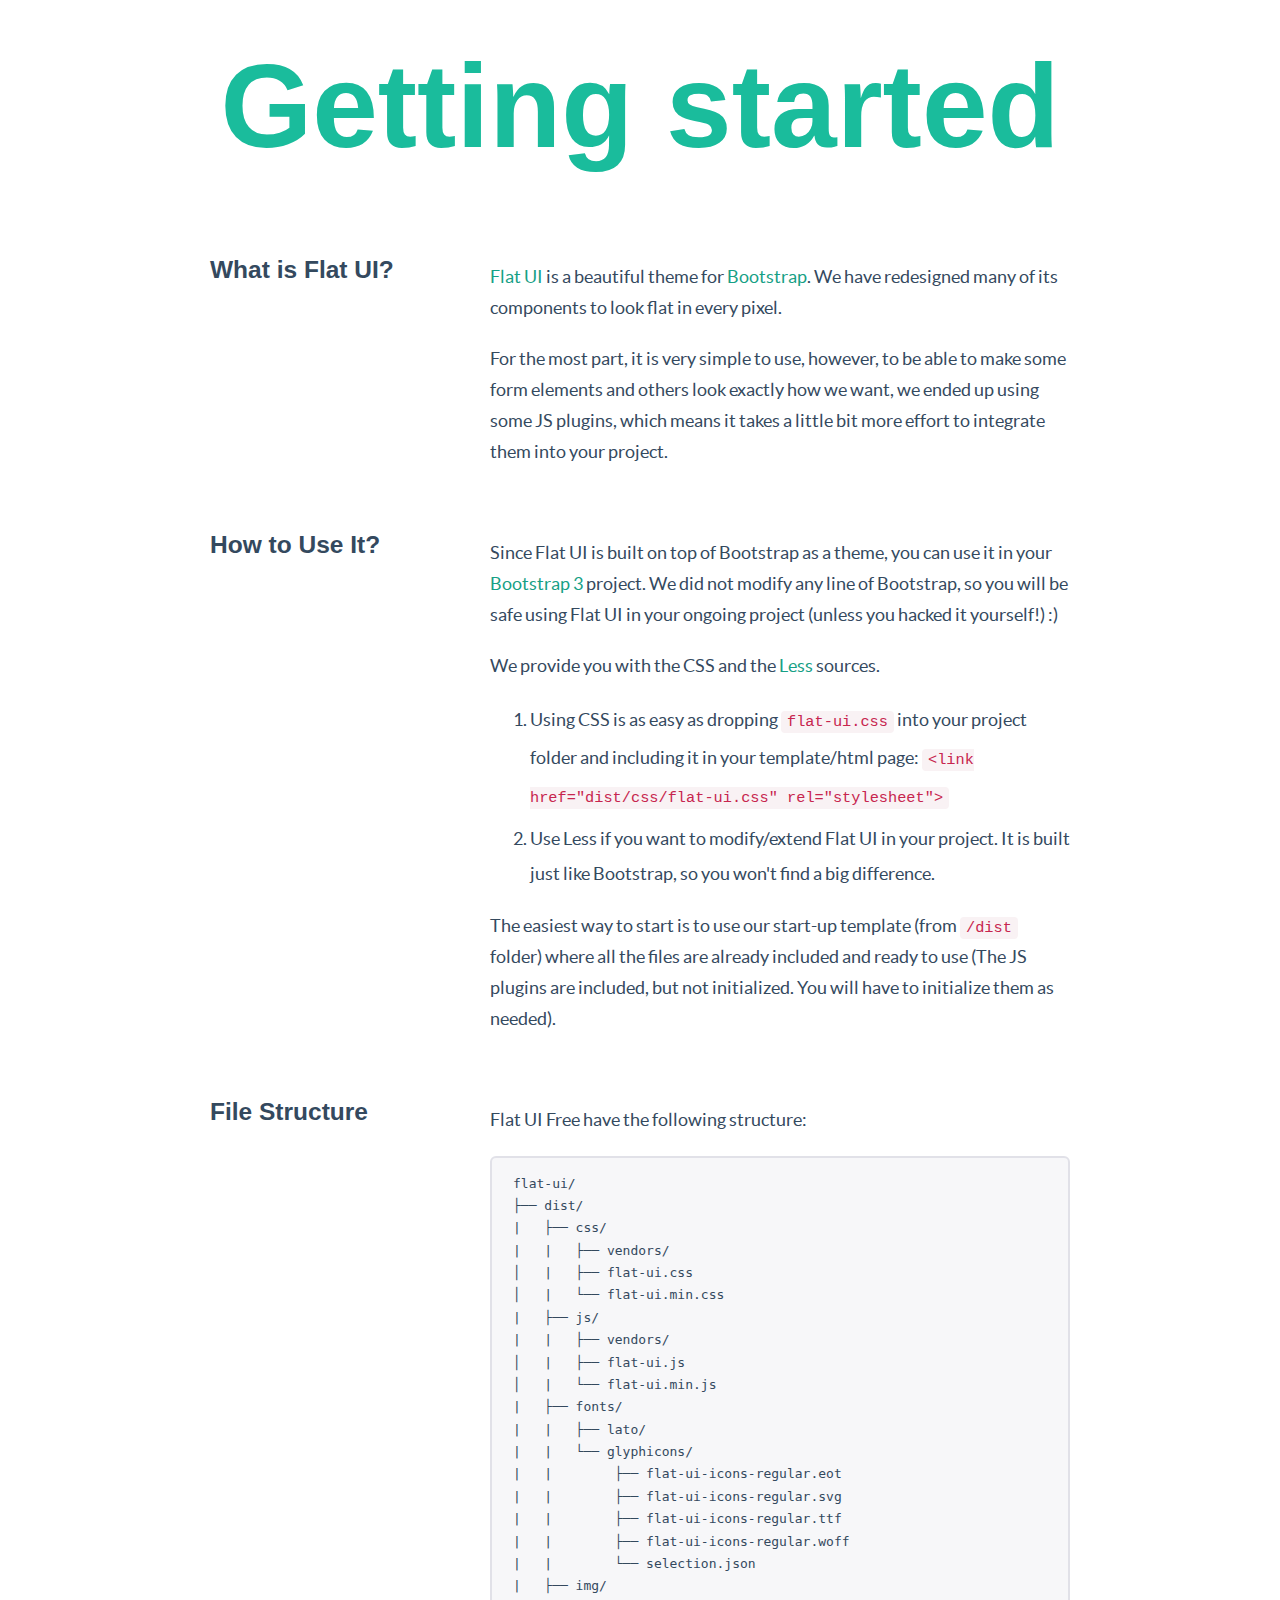
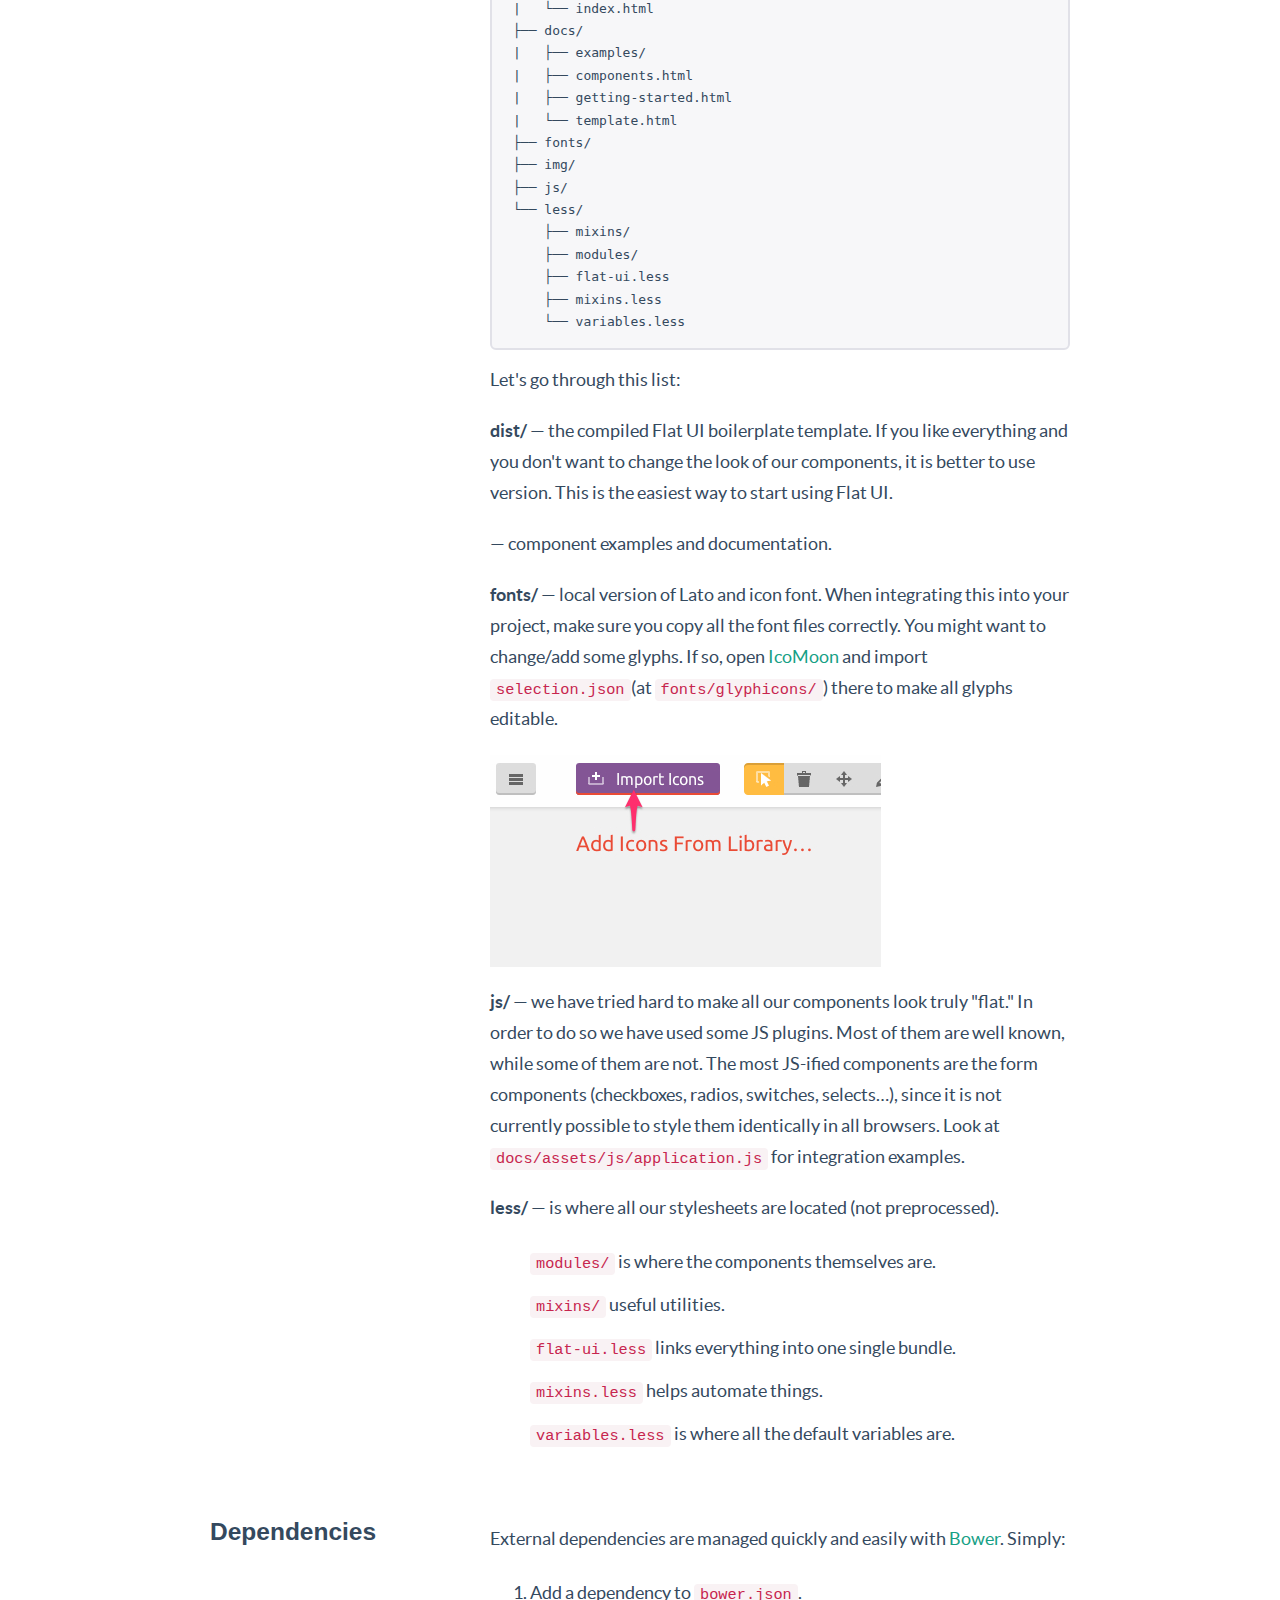
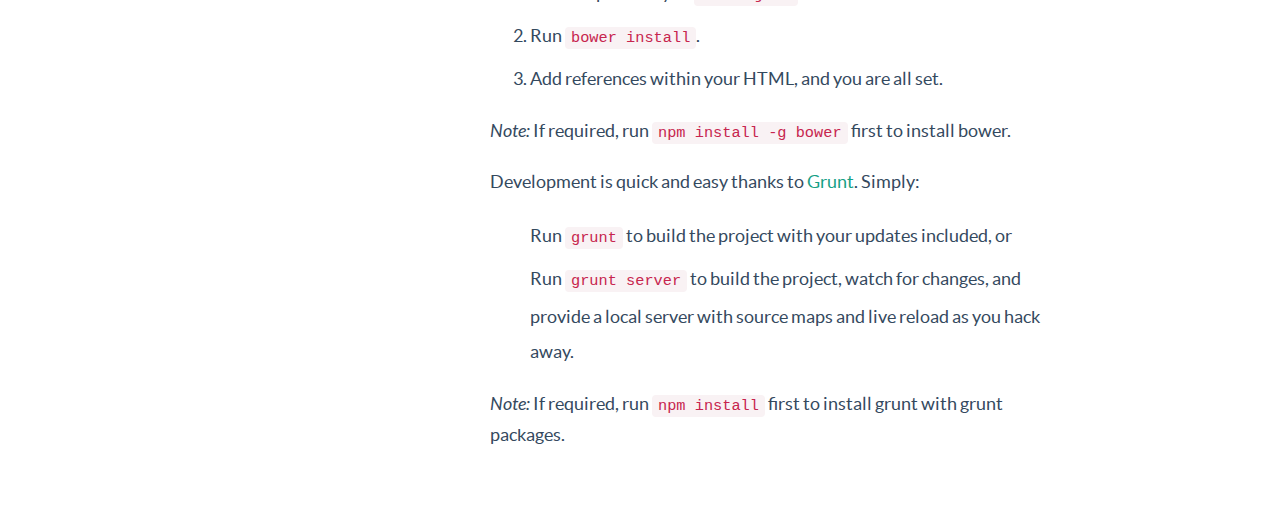
<file: Flat-UI-master/docs/getting-started.html>
<!DOCTYPE html>
<html lang="en">
  <head>
    <meta charset="utf-8">
    <title>Getting started &middot; Flat UI Free</title>
    <meta name="viewport" content="width=device-width, initial-scale=1.0">

    <!-- Loading Bootstrap -->
    <link href="../dist/css/vendor/bootstrap/css/bootstrap.min.css" rel="stylesheet">

    <!-- Loading Flat UI -->
    <link href="../dist/css/flat-ui.css" rel="stylesheet">
    <link href="assets/css/docs.css" rel="stylesheet">

    <link rel="shortcut icon" href="../img/favicon.ico">

    <!-- HTML5 shim, for IE6-8 support of HTML5 elements. All other JS at the end of file. -->
    <!--[if lt IE 9]>
      <script src="../dist/js/vendor/html5shiv.js"></script>
      <script src="../dist/js/vendor/respond.min.js"></script>
    <![endif]-->
  </head>
  <body>
    <h1 class="demo-headline">Getting started</h1>
    <div class="container">
      <div class="demo-row">
        <div class="demo-title">
          <h3>What is Flat UI?</h3>
        </div>

        <div class="demo-content demo-content-article">
          <p>
            <a href="http://designmodo.com/flat" target="_blank">Flat UI</a>
            is a beautiful theme for <a href="http://getbootstrap.com" target="_blank">Bootstrap</a>.
            We have redesigned many of its components to look flat in every pixel.
          </p>
          <p>
            For the most part, it is very simple to use, however, to be able to make some form elements and others look exactly how we want, we ended up using some JS plugins, which means it takes a little bit more effort to integrate them into your project.
          </p>
        </div>
      </div><!-- /.demo-row -->

      <div class="demo-row">
        <div class="demo-title">
          <h3>How to Use It?</h3>
        </div>

        <div class="demo-content demo-content-article">
          <p>
            Since Flat UI is built on top of Bootstrap as a theme, you can use it in your <a href="http://getbootstrap.com/" target="_blank">Bootstrap 3</a> project.
            We did not modify any line of Bootstrap, so you will be safe using Flat UI in your ongoing project
            (unless you hacked it yourself!) :)
          </p>
          <p>
            We provide you with the CSS and the <a href="http://lesscss.org/" target="_blank">Less</a> sources.
          </p>
          <ol>
            <li>
              Using CSS is as easy as dropping <code>flat-ui.css</code> into your project folder and
              including it in your template/html page:
              <code>&lt;link href="dist/css/flat-ui.css" rel="stylesheet"&gt;</code>
            </li>
            <li>
              Use Less if you want to modify/extend Flat UI in your project. It is built just like Bootstrap, so
              you won't find a big difference.
            </li>
          </ol>
          <p>
            The easiest way to start is to use our start-up template (from <code>/dist</code> folder) where all the files are already included
            and ready to use (The JS plugins are included, but not initialized. You will have to initialize them as needed).
          </p>
        </div>
      </div><!-- /.demo-row -->

      <div class="demo-row">
        <div class="demo-title">
          <h3>File Structure</h3>
        </div>

        <div class="demo-content demo-content-article">
          <p>
            Flat UI Free have the following structure:
          </p>
<pre class="prettyprint">
flat-ui/
├── dist/
|   ├── css/
|   |   ├── vendors/
│   |   ├── flat-ui.css
│   |   └── flat-ui.min.css
|   ├── js/
|   |   ├── vendors/
│   |   ├── flat-ui.js
│   |   └── flat-ui.min.js
|   ├── fonts/
|   |   ├── lato/
|   |   └── glyphicons/
|   |        ├── flat-ui-icons-regular.eot
|   |        ├── flat-ui-icons-regular.svg
|   |        ├── flat-ui-icons-regular.ttf
|   |        ├── flat-ui-icons-regular.woff
|   |        └── selection.json
|   ├── img/
|   └── index.html
├── docs/
|   ├── examples/
|   ├── components.html
|   ├── getting-started.html
|   └── template.html
├── fonts/
├── img/
├── js/
└── less/
    ├── mixins/
    ├── modules/
    ├── flat-ui.less
    ├── mixins.less
    └── variables.less
</pre>
          <p>
            Let's go through this list:
          </p>

          <p>
            <strong>dist/</strong> &mdash; the compiled Flat UI boilerplate template. If you like everything and you don't want
            to change the look of our components, it is better to use version. This is the easiest
            way to start using Flat UI.
          </p>

          <p>
            <strong></strong> &mdash; component examples and documentation.
          </p>

          <p>
            <strong>fonts/</strong> &mdash; local version of Lato and icon font. When integrating this into your project, make sure you
            copy all the font files correctly. You might want to change/add some glyphs. If so, open
            <a href="http://icomoon.io/app">IcoMoon</a> and import <code>selection.json</code>(at <code>fonts/glyphicons/</code>)
            there to make all glyphs editable.
          </p>

          <p>
            <img src="assets/img/getting-started/icomoon_import.jpg" alt="" />
          </p>

          <p>
            <strong>js/</strong> &mdash; we have tried hard to make all our components look truly "flat." In order to do
            so we have used some JS plugins. Most of them are well known, while some of them are not. The most JS-ified
            components are the form components (checkboxes, radios, switches, selects…), since it is not currently possible
            to style them identically in all browsers. Look at <code>docs/assets/js/application.js</code> for integration
            examples.
          </p>

          <p>
            <strong>less/</strong> &mdash; is where all our stylesheets are located (not preprocessed).
          </p>

          <ul>
            <li>
              <code>modules/</code> is where the components themselves are.
            </li>
            <li>
              <code>mixins/</code> useful utilities.
            </li>
            <li>
              <code>flat-ui.less</code> links everything into one single bundle.
            </li>
            <li>
              <code>mixins.less</code> helps automate things.
            </li>
            <li>
              <code>variables.less</code> is where all the default variables are.
            </li>
          </ul>

        </div>
      </div><!-- /.demo-row -->

      <div class="demo-row">
        <div class="demo-title">
          <h3>Dependencies</h3>
        </div>

        <div class="demo-content demo-content-article">
          <p>
            External dependencies are managed quickly and easily with <a href="http://bower.io">Bower</a>. Simply:
          </p>
          <ol>
            <li>
              Add a dependency to <code>bower.json</code>.
            </li>
            <li>
              Run <code>bower install</code>.
            </li>
            <li>
              Add references within your HTML, and you are all set.
            </li>
          </ol>
          <p>
            <em>Note:</em> If required, run <code>npm install -g bower</code> first to install bower.
          </p>
          <p>
            Development is quick and easy thanks to <a href="http://gruntjs.com/">Grunt</a>. Simply:
          </p>
          <ul>
            <li>
              Run <code>grunt</code> to build the project with your updates included, or
            </li>
            <li>
              Run <code>grunt server</code> to build the project, watch for changes, and provide a local server with source maps and live reload as you hack away.
            </li>
          </ul>
          <p>
            <em>Note:</em> If required, run <code>npm install</code> first to install grunt with grunt packages.
          </p>
        </div>
      </div><!-- /.demo-row -->

    </div><!-- /.container -->
  </body>
</html>
</file>
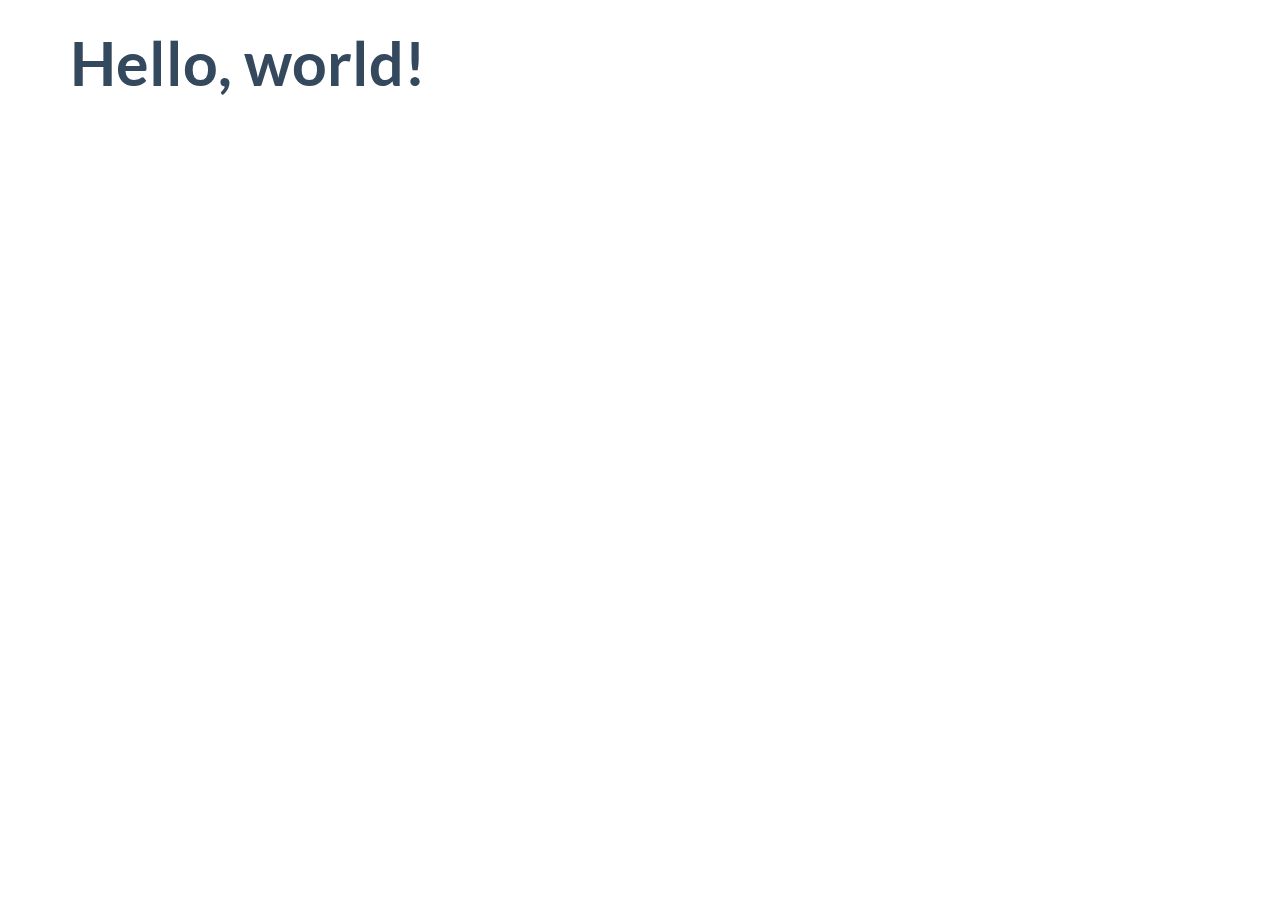
<file: Flat-UI-master/docs/template.html>
<!DOCTYPE html>
<html lang="en">
  <head>
    <meta charset="utf-8">
    <title>Flat UI Free 101 Template</title>
    <meta name="viewport" content="width=device-width, initial-scale=1.0">

    <!-- Loading Bootstrap -->
    <link href="../dist/css/vendor/bootstrap/css/bootstrap.min.css" rel="stylesheet">

    <!-- Loading Flat UI -->
    <link href="../dist/css/flat-ui.css" rel="stylesheet">

    <link rel="shortcut icon" href="img/favicon.ico">

    <!-- HTML5 shim, for IE6-8 support of HTML5 elements. All other JS at the end of file. -->
    <!--[if lt IE 9]>
      <script src="../dist/js/vendor/html5shiv.js"></script>
      <script src="../dist/js/vendor/respond.min.js"></script>
    <![endif]-->
  </head>
  <body>
    <div class="container">
        <h1>Hello, world!</h1>
    </div>
    <!-- /.container -->


    <!-- jQuery (necessary for Flat UI's JavaScript plugins) -->
    <script src="../dist/js/vendor/jquery.min.js"></script>
    <!-- Include all compiled plugins (below), or include individual files as needed -->
    <script src="../dist/js/vendor/video.js"></script>
    <script src="../dist/js/flat-ui.min.js"></script>
  </body>
</html>
</file>
<file: Flat-UI-master/dist/css/flat-ui.css>
/* 
 * MIT License
 *
 * Copyright (c) 2013-2016 Designmodo
 *
 * Permission is hereby granted, free of charge, to any person obtaining a copy
 * of this software and associated documentation files (the "Software"), to deal
 * in the Software without restriction, including without limitation the rights
 * to use, copy, modify, merge, publish, distribute, sublicense, and/or sell
 * copies of the Software, and to permit persons to whom the Software is
 * furnished to do so, subject to the following conditions:
 *
 * The above copyright notice and this permission notice shall be included in
 * all copies or substantial portions of the Software.
 *
 * THE SOFTWARE IS PROVIDED "AS IS", WITHOUT WARRANTY OF ANY KIND, EXPRESS OR
 * IMPLIED, INCLUDING BUT NOT LIMITED TO THE WARRANTIES OF MERCHANTABILITY,
 * FITNESS FOR A PARTICULAR PURPOSE AND NONINFRINGEMENT. IN NO EVENT SHALL THE
 * AUTHORS OR COPYRIGHT HOLDERS BE LIABLE FOR ANY CLAIM, DAMAGES OR OTHER
 * LIABILITY, WHETHER IN AN ACTION OF CONTRACT, TORT OR OTHERWISE, ARISING FROM,
 * OUT OF OR IN CONNECTION WITH THE SOFTWARE OR THE USE OR OTHER DEALINGS IN THE
 * SOFTWARE.
 */
@font-face {
  font-family: 'Lato';
  src: url('../fonts/lato/lato-black.eot');
  src: url('../fonts/lato/lato-black.eot?#iefix') format('embedded-opentype'), url('../fonts/lato/lato-black.woff') format('woff'), url('../fonts/lato/lato-black.ttf') format('truetype'), url('../fonts/lato/lato-black.svg#latoblack') format('svg');
  font-weight: 900;
  font-style: normal;
}
@font-face {
  font-family: 'Lato';
  src: url('../fonts/lato/lato-bold.eot');
  src: url('../fonts/lato/lato-bold.eot?#iefix') format('embedded-opentype'), url('../fonts/lato/lato-bold.woff') format('woff'), url('../fonts/lato/lato-bold.ttf') format('truetype'), url('../fonts/lato/lato-bold.svg#latobold') format('svg');
  font-weight: bold;
  font-style: normal;
}
@font-face {
  font-family: 'Lato';
  src: url('../fonts/lato/lato-bolditalic.eot');
  src: url('../fonts/lato/lato-bolditalic.eot?#iefix') format('embedded-opentype'), url('../fonts/lato/lato-bolditalic.woff') format('woff'), url('../fonts/lato/lato-bolditalic.ttf') format('truetype'), url('../fonts/lato/lato-bolditalic.svg#latobold-italic') format('svg');
  font-weight: bold;
  font-style: italic;
}
@font-face {
  font-family: 'Lato';
  src: url('../fonts/lato/lato-italic.eot');
  src: url('../fonts/lato/lato-italic.eot?#iefix') format('embedded-opentype'), url('../fonts/lato/lato-italic.woff') format('woff'), url('../fonts/lato/lato-italic.ttf') format('truetype'), url('../fonts/lato/lato-italic.svg#latoitalic') format('svg');
  font-weight: normal;
  font-style: italic;
}
@font-face {
  font-family: 'Lato';
  src: url('../fonts/lato/lato-light.eot');
  src: url('../fonts/lato/lato-light.eot?#iefix') format('embedded-opentype'), url('../fonts/lato/lato-light.woff') format('woff'), url('../fonts/lato/lato-light.ttf') format('truetype'), url('../fonts/lato/lato-light.svg#latolight') format('svg');
  font-weight: 300;
  font-style: normal;
}
@font-face {
  font-family: 'Lato';
  src: url('../fonts/lato/lato-regular.eot');
  src: url('../fonts/lato/lato-regular.eot?#iefix') format('embedded-opentype'), url('../fonts/lato/lato-regular.woff') format('woff'), url('../fonts/lato/lato-regular.ttf') format('truetype'), url('../fonts/lato/lato-regular.svg#latoregular') format('svg');
  font-weight: normal;
  font-style: normal;
}
@font-face {
  font-family: 'Flat-UI-Icons';
  src: url('../fonts/glyphicons/flat-ui-icons-regular.eot');
  src: url('../fonts/glyphicons/flat-ui-icons-regular.eot?#iefix') format('embedded-opentype'), url('../fonts/glyphicons/flat-ui-icons-regular.woff') format('woff'), url('../fonts/glyphicons/flat-ui-icons-regular.ttf') format('truetype'), url('../fonts/glyphicons/flat-ui-icons-regular.svg#flat-ui-icons-regular') format('svg');
}
[class^="fui-"],
[class*="fui-"] {
  font-family: 'Flat-UI-Icons';
  speak: none;
  font-style: normal;
  font-weight: normal;
  font-variant: normal;
  text-transform: none;
  -webkit-font-smoothing: antialiased;
  -moz-osx-font-smoothing: grayscale;
}
.fui-triangle-up:before {
  content: "\e600";
}
.fui-triangle-down:before {
  content: "\e601";
}
.fui-triangle-up-small:before {
  content: "\e602";
}
.fui-triangle-down-small:before {
  content: "\e603";
}
.fui-triangle-left-large:before {
  content: "\e604";
}
.fui-triangle-right-large:before {
  content: "\e605";
}
.fui-arrow-left:before {
  content: "\e606";
}
.fui-arrow-right:before {
  content: "\e607";
}
.fui-plus:before {
  content: "\e608";
}
.fui-cross:before {
  content: "\e609";
}
.fui-check:before {
  content: "\e60a";
}
.fui-radio-unchecked:before {
  content: "\e60b";
}
.fui-radio-checked:before {
  content: "\e60c";
}
.fui-checkbox-unchecked:before {
  content: "\e60d";
}
.fui-checkbox-checked:before {
  content: "\e60e";
}
.fui-info-circle:before {
  content: "\e60f";
}
.fui-alert-circle:before {
  content: "\e610";
}
.fui-question-circle:before {
  content: "\e611";
}
.fui-check-circle:before {
  content: "\e612";
}
.fui-cross-circle:before {
  content: "\e613";
}
.fui-plus-circle:before {
  content: "\e614";
}
.fui-pause:before {
  content: "\e615";
}
.fui-play:before {
  content: "\e616";
}
.fui-volume:before {
  content: "\e617";
}
.fui-mute:before {
  content: "\e618";
}
.fui-resize:before {
  content: "\e619";
}
.fui-list:before {
  content: "\e61a";
}
.fui-list-thumbnailed:before {
  content: "\e61b";
}
.fui-list-small-thumbnails:before {
  content: "\e61c";
}
.fui-list-large-thumbnails:before {
  content: "\e61d";
}
.fui-list-numbered:before {
  content: "\e61e";
}
.fui-list-columned:before {
  content: "\e61f";
}
.fui-list-bulleted:before {
  content: "\e620";
}
.fui-window:before {
  content: "\e621";
}
.fui-windows:before {
  content: "\e622";
}
.fui-loop:before {
  content: "\e623";
}
.fui-cmd:before {
  content: "\e624";
}
.fui-mic:before {
  content: "\e625";
}
.fui-heart:before {
  content: "\e626";
}
.fui-location:before {
  content: "\e627";
}
.fui-new:before {
  content: "\e628";
}
.fui-video:before {
  content: "\e629";
}
.fui-photo:before {
  content: "\e62a";
}
.fui-time:before {
  content: "\e62b";
}
.fui-eye:before {
  content: "\e62c";
}
.fui-chat:before {
  content: "\e62d";
}
.fui-home:before {
  content: "\e62e";
}
.fui-upload:before {
  content: "\e62f";
}
.fui-search:before {
  content: "\e630";
}
.fui-user:before {
  content: "\e631";
}
.fui-mail:before {
  content: "\e632";
}
.fui-lock:before {
  content: "\e633";
}
.fui-power:before {
  content: "\e634";
}
.fui-calendar:before {
  content: "\e635";
}
.fui-gear:before {
  content: "\e636";
}
.fui-bookmark:before {
  content: "\e637";
}
.fui-exit:before {
  content: "\e638";
}
.fui-trash:before {
  content: "\e639";
}
.fui-folder:before {
  content: "\e63a";
}
.fui-bubble:before {
  content: "\e63b";
}
.fui-export:before {
  content: "\e63c";
}
.fui-calendar-solid:before {
  content: "\e63d";
}
.fui-star:before {
  content: "\e63e";
}
.fui-star-2:before {
  content: "\e63f";
}
.fui-credit-card:before {
  content: "\e640";
}
.fui-clip:before {
  content: "\e641";
}
.fui-link:before {
  content: "\e642";
}
.fui-tag:before {
  content: "\e643";
}
.fui-document:before {
  content: "\e644";
}
.fui-image:before {
  content: "\e645";
}
.fui-facebook:before {
  content: "\e646";
}
.fui-youtube:before {
  content: "\e647";
}
.fui-vimeo:before {
  content: "\e648";
}
.fui-twitter:before {
  content: "\e649";
}
.fui-spotify:before {
  content: "\e64a";
}
.fui-skype:before {
  content: "\e64b";
}
.fui-pinterest:before {
  content: "\e64c";
}
.fui-path:before {
  content: "\e64d";
}
.fui-linkedin:before {
  content: "\e64e";
}
.fui-google-plus:before {
  content: "\e64f";
}
.fui-dribbble:before {
  content: "\e650";
}
.fui-behance:before {
  content: "\e651";
}
.fui-stumbleupon:before {
  content: "\e652";
}
.fui-yelp:before {
  content: "\e653";
}
.fui-wordpress:before {
  content: "\e654";
}
.fui-windows-8:before {
  content: "\e655";
}
.fui-vine:before {
  content: "\e656";
}
.fui-tumblr:before {
  content: "\e657";
}
.fui-paypal:before {
  content: "\e658";
}
.fui-lastfm:before {
  content: "\e659";
}
.fui-instagram:before {
  content: "\e65a";
}
.fui-html5:before {
  content: "\e65b";
}
.fui-github:before {
  content: "\e65c";
}
.fui-foursquare:before {
  content: "\e65d";
}
.fui-dropbox:before {
  content: "\e65e";
}
.fui-android:before {
  content: "\e65f";
}
.fui-apple:before {
  content: "\e660";
}
body {
  font-family: "Lato", Helvetica, Arial, sans-serif;
  font-size: 18px;
  line-height: 1.72222;
  color: #34495e;
  background-color: #ffffff;
}
a {
  color: #16a085;
  text-decoration: none;
  -webkit-transition: .25s;
          transition: .25s;
}
a:hover,
a:focus {
  color: #1abc9c;
  text-decoration: none;
}
a:focus {
  outline: none;
}
.img-rounded {
  border-radius: 6px;
}
.img-thumbnail {
  padding: 4px;
  line-height: 1.72222;
  background-color: #ffffff;
  border: 2px solid #bdc3c7;
  border-radius: 6px;
  -webkit-transition: all 0.25s ease-in-out;
          transition: all 0.25s ease-in-out;
  display: inline-block;
  max-width: 100%;
  height: auto;
}
.img-comment {
  font-size: 15px;
  line-height: 1.2;
  font-style: italic;
  margin: 24px 0;
}
h1,
h2,
h3,
h4,
h5,
h6,
.h1,
.h2,
.h3,
.h4,
.h5,
.h6 {
  font-family: inherit;
  font-weight: 700;
  line-height: 1.1;
  color: inherit;
}
h1 small,
h2 small,
h3 small,
h4 small,
h5 small,
h6 small,
.h1 small,
.h2 small,
.h3 small,
.h4 small,
.h5 small,
.h6 small {
  color: #e7e9ec;
}
h1,
h2,
h3 {
  margin-top: 30px;
  margin-bottom: 15px;
}
h4,
h5,
h6 {
  margin-top: 15px;
  margin-bottom: 15px;
}
h6 {
  font-weight: normal;
}
h1,
.h1 {
  font-size: 61px;
}
h2,
.h2 {
  font-size: 53px;
}
h3,
.h3 {
  font-size: 40px;
}
h4,
.h4 {
  font-size: 29px;
}
h5,
.h5 {
  font-size: 28px;
}
h6,
.h6 {
  font-size: 24px;
}
p {
  font-size: 18px;
  line-height: 1.72222;
  margin: 0 0 15px;
}
.lead {
  margin-bottom: 30px;
  font-size: 28px;
  line-height: 1.46428571;
  font-weight: 300;
}
@media (min-width: 768px) {
  .lead {
    font-size: 30.006px;
  }
}
small,
.small {
  font-size: 83%;
  line-height: 2.067;
}
.text-muted {
  color: #bdc3c7;
}
.text-inverse {
  color: #ffffff;
}
.text-primary {
  color: #1abc9c;
}
a.text-primary:hover {
  color: #148f77;
}
.text-warning {
  color: #f1c40f;
}
a.text-warning:hover {
  color: #c29d0b;
}
.text-danger {
  color: #e74c3c;
}
a.text-danger:hover {
  color: #d62c1a;
}
.text-success {
  color: #2ecc71;
}
a.text-success:hover {
  color: #25a25a;
}
.text-info {
  color: #3498db;
}
a.text-info:hover {
  color: #217dbb;
}
.bg-primary {
  color: #ffffff;
  background-color: #34495e;
}
a.bg-primary:hover {
  background-color: #222f3d;
}
.bg-success {
  background-color: #dff0d8;
}
a.bg-success:hover {
  background-color: #c1e2b3;
}
.bg-info {
  background-color: #d9edf7;
}
a.bg-info:hover {
  background-color: #afd9ee;
}
.bg-warning {
  background-color: #fcf8e3;
}
a.bg-warning:hover {
  background-color: #f7ecb5;
}
.bg-danger {
  background-color: #f2dede;
}
a.bg-danger:hover {
  background-color: #e4b9b9;
}
.page-header {
  padding-bottom: 14px;
  margin: 60px 0 30px;
  border-bottom: 2px solid #e7e9ec;
}
ul,
ol {
  margin-bottom: 15px;
}
dl {
  margin-bottom: 30px;
}
dt,
dd {
  line-height: 1.72222;
}
@media (min-width: 768px) {
  .dl-horizontal dt {
    width: 160px;
  }
  .dl-horizontal dd {
    margin-left: 180px;
  }
}
abbr[title],
abbr[data-original-title] {
  border-bottom: 1px dotted #bdc3c7;
}
blockquote {
  border-left: 3px solid #e7e9ec;
  padding: 0 0 0 16px;
  margin: 0 0 30px;
}
blockquote p {
  font-size: 20px;
  line-height: 1.55;
  font-weight: normal;
  margin-bottom: .4em;
}
blockquote small,
blockquote .small {
  font-size: 18px;
  line-height: 1.72222;
  font-style: italic;
  color: inherit;
}
blockquote small:before,
blockquote .small:before {
  content: "";
}
blockquote.pull-right {
  padding-right: 16px;
  padding-left: 0;
  border-right: 3px solid #e7e9ec;
  border-left: 0;
}
blockquote.pull-right small:after {
  content: "";
}
address {
  margin-bottom: 30px;
  line-height: 1.72222;
}
sub,
sup {
  font-size: 70%;
}
code,
kbd,
pre,
samp {
  font-family: Monaco, Menlo, Consolas, "Courier New", monospace;
}
code {
  padding: 2px 6px;
  font-size: 85%;
  color: #c7254e;
  background-color: #f9f2f4;
  border-radius: 4px;
}
kbd {
  padding: 2px 6px;
  font-size: 85%;
  color: #ffffff;
  background-color: #34495e;
  border-radius: 4px;
  box-shadow: none;
}
pre {
  padding: 8px;
  margin: 0 0 15px;
  font-size: 13px;
  line-height: 1.72222;
  color: inherit;
  background-color: #ffffff;
  border: 2px solid #e7e9ec;
  border-radius: 6px;
  white-space: pre;
}
.pre-scrollable {
  max-height: 340px;
}
.thumbnail {
  display: block;
  padding: 4px;
  margin-bottom: 5px;
  line-height: 1.72222;
  background-color: #ffffff;
  border: 2px solid #bdc3c7;
  border-radius: 6px;
  -webkit-transition: border 0.25s ease-in-out;
          transition: border 0.25s ease-in-out;
}
.thumbnail > img,
.thumbnail a > img {
  display: block;
  max-width: 100%;
  height: auto;
  margin-left: auto;
  margin-right: auto;
}
a.thumbnail:hover,
a.thumbnail:focus,
a.thumbnail.active {
  border-color: #16a085;
}
.thumbnail .caption {
  padding: 9px;
  color: #34495e;
}
.btn {
  border: none;
  font-size: 15px;
  font-weight: normal;
  line-height: 1.4;
  border-radius: 4px;
  padding: 10px 15px;
  -webkit-font-smoothing: subpixel-antialiased;
  -webkit-transition: border 0.25s linear, color 0.25s linear, background-color 0.25s linear;
          transition: border 0.25s linear, color 0.25s linear, background-color 0.25s linear;
}
.btn:hover,
.btn:focus {
  outline: none;
  color: #ffffff;
}
.btn:active,
.btn.active {
  outline: none;
  box-shadow: none;
}
.btn:focus:active {
  outline: none;
}
.btn.disabled,
.btn[disabled],
fieldset[disabled] .btn {
  background-color: #bdc3c7;
  color: rgba(255, 255, 255, 0.75);
  opacity: 0.7;
  filter: alpha(opacity=70);
  cursor: not-allowed;
}
.btn [class^="fui-"] {
  margin: 0 1px;
  position: relative;
  line-height: 1;
  top: 1px;
}
.btn-xs.btn [class^="fui-"] {
  font-size: 11px;
  top: 0;
}
.btn-hg.btn [class^="fui-"] {
  top: 2px;
}
.btn-default {
  color: #ffffff;
  background-color: #bdc3c7;
}
.btn-default:hover,
.btn-default.hover,
.btn-default:focus,
.btn-default:active,
.btn-default.active,
.open > .dropdown-toggle.btn-default {
  color: #ffffff;
  background-color: #cacfd2;
  border-color: #cacfd2;
}
.btn-default:active,
.btn-default.active,
.open > .dropdown-toggle.btn-default {
  background: #a1a6a9;
  border-color: #a1a6a9;
}
.btn-default.disabled,
.btn-default[disabled],
fieldset[disabled] .btn-default,
.btn-default.disabled:hover,
.btn-default[disabled]:hover,
fieldset[disabled] .btn-default:hover,
.btn-default.disabled.hover,
.btn-default[disabled].hover,
fieldset[disabled] .btn-default.hover,
.btn-default.disabled:focus,
.btn-default[disabled]:focus,
fieldset[disabled] .btn-default:focus,
.btn-default.disabled:active,
.btn-default[disabled]:active,
fieldset[disabled] .btn-default:active,
.btn-default.disabled.active,
.btn-default[disabled].active,
fieldset[disabled] .btn-default.active {
  background-color: #bdc3c7;
  border-color: #bdc3c7;
}
.btn-default .badge {
  color: #bdc3c7;
  background-color: #ffffff;
}
.btn-primary {
  color: #ffffff;
  background-color: #1abc9c;
}
.btn-primary:hover,
.btn-primary.hover,
.btn-primary:focus,
.btn-primary:active,
.btn-primary.active,
.open > .dropdown-toggle.btn-primary {
  color: #ffffff;
  background-color: #48c9b0;
  border-color: #48c9b0;
}
.btn-primary:active,
.btn-primary.active,
.open > .dropdown-toggle.btn-primary {
  background: #16a085;
  border-color: #16a085;
}
.btn-primary.disabled,
.btn-primary[disabled],
fieldset[disabled] .btn-primary,
.btn-primary.disabled:hover,
.btn-primary[disabled]:hover,
fieldset[disabled] .btn-primary:hover,
.btn-primary.disabled.hover,
.btn-primary[disabled].hover,
fieldset[disabled] .btn-primary.hover,
.btn-primary.disabled:focus,
.btn-primary[disabled]:focus,
fieldset[disabled] .btn-primary:focus,
.btn-primary.disabled:active,
.btn-primary[disabled]:active,
fieldset[disabled] .btn-primary:active,
.btn-primary.disabled.active,
.btn-primary[disabled].active,
fieldset[disabled] .btn-primary.active {
  background-color: #bdc3c7;
  border-color: #1abc9c;
}
.btn-primary .badge {
  color: #1abc9c;
  background-color: #ffffff;
}
.btn-info {
  color: #ffffff;
  background-color: #3498db;
}
.btn-info:hover,
.btn-info.hover,
.btn-info:focus,
.btn-info:active,
.btn-info.active,
.open > .dropdown-toggle.btn-info {
  color: #ffffff;
  background-color: #5dade2;
  border-color: #5dade2;
}
.btn-info:active,
.btn-info.active,
.open > .dropdown-toggle.btn-info {
  background: #2c81ba;
  border-color: #2c81ba;
}
.btn-info.disabled,
.btn-info[disabled],
fieldset[disabled] .btn-info,
.btn-info.disabled:hover,
.btn-info[disabled]:hover,
fieldset[disabled] .btn-info:hover,
.btn-info.disabled.hover,
.btn-info[disabled].hover,
fieldset[disabled] .btn-info.hover,
.btn-info.disabled:focus,
.btn-info[disabled]:focus,
fieldset[disabled] .btn-info:focus,
.btn-info.disabled:active,
.btn-info[disabled]:active,
fieldset[disabled] .btn-info:active,
.btn-info.disabled.active,
.btn-info[disabled].active,
fieldset[disabled] .btn-info.active {
  background-color: #bdc3c7;
  border-color: #3498db;
}
.btn-info .badge {
  color: #3498db;
  background-color: #ffffff;
}
.btn-danger {
  color: #ffffff;
  background-color: #e74c3c;
}
.btn-danger:hover,
.btn-danger.hover,
.btn-danger:focus,
.btn-danger:active,
.btn-danger.active,
.open > .dropdown-toggle.btn-danger {
  color: #ffffff;
  background-color: #ec7063;
  border-color: #ec7063;
}
.btn-danger:active,
.btn-danger.active,
.open > .dropdown-toggle.btn-danger {
  background: #c44133;
  border-color: #c44133;
}
.btn-danger.disabled,
.btn-danger[disabled],
fieldset[disabled] .btn-danger,
.btn-danger.disabled:hover,
.btn-danger[disabled]:hover,
fieldset[disabled] .btn-danger:hover,
.btn-danger.disabled.hover,
.btn-danger[disabled].hover,
fieldset[disabled] .btn-danger.hover,
.btn-danger.disabled:focus,
.btn-danger[disabled]:focus,
fieldset[disabled] .btn-danger:focus,
.btn-danger.disabled:active,
.btn-danger[disabled]:active,
fieldset[disabled] .btn-danger:active,
.btn-danger.disabled.active,
.btn-danger[disabled].active,
fieldset[disabled] .btn-danger.active {
  background-color: #bdc3c7;
  border-color: #e74c3c;
}
.btn-danger .badge {
  color: #e74c3c;
  background-color: #ffffff;
}
.btn-success {
  color: #ffffff;
  background-color: #2ecc71;
}
.btn-success:hover,
.btn-success.hover,
.btn-success:focus,
.btn-success:active,
.btn-success.active,
.open > .dropdown-toggle.btn-success {
  color: #ffffff;
  background-color: #58d68d;
  border-color: #58d68d;
}
.btn-success:active,
.btn-success.active,
.open > .dropdown-toggle.btn-success {
  background: #27ad60;
  border-color: #27ad60;
}
.btn-success.disabled,
.btn-success[disabled],
fieldset[disabled] .btn-success,
.btn-success.disabled:hover,
.btn-success[disabled]:hover,
fieldset[disabled] .btn-success:hover,
.btn-success.disabled.hover,
.btn-success[disabled].hover,
fieldset[disabled] .btn-success.hover,
.btn-success.disabled:focus,
.btn-success[disabled]:focus,
fieldset[disabled] .btn-success:focus,
.btn-success.disabled:active,
.btn-success[disabled]:active,
fieldset[disabled] .btn-success:active,
.btn-success.disabled.active,
.btn-success[disabled].active,
fieldset[disabled] .btn-success.active {
  background-color: #bdc3c7;
  border-color: #2ecc71;
}
.btn-success .badge {
  color: #2ecc71;
  background-color: #ffffff;
}
.btn-warning {
  color: #ffffff;
  background-color: #f1c40f;
}
.btn-warning:hover,
.btn-warning.hover,
.btn-warning:focus,
.btn-warning:active,
.btn-warning.active,
.open > .dropdown-toggle.btn-warning {
  color: #ffffff;
  background-color: #f4d313;
  border-color: #f4d313;
}
.btn-warning:active,
.btn-warning.active,
.open > .dropdown-toggle.btn-warning {
  background: #cda70d;
  border-color: #cda70d;
}
.btn-warning.disabled,
.btn-warning[disabled],
fieldset[disabled] .btn-warning,
.btn-warning.disabled:hover,
.btn-warning[disabled]:hover,
fieldset[disabled] .btn-warning:hover,
.btn-warning.disabled.hover,
.btn-warning[disabled].hover,
fieldset[disabled] .btn-warning.hover,
.btn-warning.disabled:focus,
.btn-warning[disabled]:focus,
fieldset[disabled] .btn-warning:focus,
.btn-warning.disabled:active,
.btn-warning[disabled]:active,
fieldset[disabled] .btn-warning:active,
.btn-warning.disabled.active,
.btn-warning[disabled].active,
fieldset[disabled] .btn-warning.active {
  background-color: #bdc3c7;
  border-color: #f1c40f;
}
.btn-warning .badge {
  color: #f1c40f;
  background-color: #ffffff;
}
.btn-inverse {
  color: #ffffff;
  background-color: #34495e;
}
.btn-inverse:hover,
.btn-inverse.hover,
.btn-inverse:focus,
.btn-inverse:active,
.btn-inverse.active,
.open > .dropdown-toggle.btn-inverse {
  color: #ffffff;
  background-color: #415b76;
  border-color: #415b76;
}
.btn-inverse:active,
.btn-inverse.active,
.open > .dropdown-toggle.btn-inverse {
  background: #2c3e50;
  border-color: #2c3e50;
}
.btn-inverse.disabled,
.btn-inverse[disabled],
fieldset[disabled] .btn-inverse,
.btn-inverse.disabled:hover,
.btn-inverse[disabled]:hover,
fieldset[disabled] .btn-inverse:hover,
.btn-inverse.disabled.hover,
.btn-inverse[disabled].hover,
fieldset[disabled] .btn-inverse.hover,
.btn-inverse.disabled:focus,
.btn-inverse[disabled]:focus,
fieldset[disabled] .btn-inverse:focus,
.btn-inverse.disabled:active,
.btn-inverse[disabled]:active,
fieldset[disabled] .btn-inverse:active,
.btn-inverse.disabled.active,
.btn-inverse[disabled].active,
fieldset[disabled] .btn-inverse.active {
  background-color: #bdc3c7;
  border-color: #34495e;
}
.btn-inverse .badge {
  color: #34495e;
  background-color: #ffffff;
}
.btn-embossed {
  box-shadow: inset 0 -2px 0 rgba(0, 0, 0, 0.15);
}
.btn-embossed.active,
.btn-embossed:active {
  box-shadow: inset 0 2px 0 rgba(0, 0, 0, 0.15);
}
.btn-wide {
  min-width: 140px;
  padding-left: 30px;
  padding-right: 30px;
}
.btn-link {
  color: #16a085;
}
.btn-link:hover,
.btn-link:focus {
  color: #1abc9c;
  text-decoration: underline;
  background-color: transparent;
}
.btn-link[disabled]:hover,
fieldset[disabled] .btn-link:hover,
.btn-link[disabled]:focus,
fieldset[disabled] .btn-link:focus {
  color: #bdc3c7;
  text-decoration: none;
}
.btn-hg,
.btn-group-hg > .btn {
  padding: 13px 20px;
  font-size: 22px;
  line-height: 1.227;
  border-radius: 6px;
}
.btn-lg,
.btn-group-lg > .btn {
  padding: 10px 19px;
  font-size: 17px;
  line-height: 1.471;
  border-radius: 6px;
}
.btn-sm,
.btn-group-sm > .btn {
  padding: 9px 13px;
  font-size: 13px;
  line-height: 1.385;
  border-radius: 4px;
}
.btn-xs,
.btn-group-xs > .btn {
  padding: 6px 9px;
  font-size: 12px;
  line-height: 1.083;
  border-radius: 3px;
}
.btn-tip {
  font-weight: 300;
  padding-left: 10px;
  font-size: 92%;
}
.btn-block {
  white-space: normal;
}
[class*="btn-social-"] {
  padding: 10px 15px;
  font-size: 13px;
  line-height: 1.077;
  border-radius: 4px;
}
.btn-social-pinterest {
  color: #ffffff;
  background-color: #cb2028;
}
.btn-social-pinterest:hover,
.btn-social-pinterest:focus {
  background-color: #d54d53;
}
.btn-social-pinterest:active,
.btn-social-pinterest.active {
  background-color: #ad1b22;
}
.btn-social-linkedin {
  color: #ffffff;
  background-color: #0072b5;
}
.btn-social-linkedin:hover,
.btn-social-linkedin:focus {
  background-color: #338ec4;
}
.btn-social-linkedin:active,
.btn-social-linkedin.active {
  background-color: #00619a;
}
.btn-social-stumbleupon {
  color: #ffffff;
  background-color: #ed4a13;
}
.btn-social-stumbleupon:hover,
.btn-social-stumbleupon:focus {
  background-color: #f16e42;
}
.btn-social-stumbleupon:active,
.btn-social-stumbleupon.active {
  background-color: #c93f10;
}
.btn-social-googleplus {
  color: #ffffff;
  background-color: #2d2d2d;
}
.btn-social-googleplus:hover,
.btn-social-googleplus:focus {
  background-color: #575757;
}
.btn-social-googleplus:active,
.btn-social-googleplus.active {
  background-color: #262626;
}
.btn-social-facebook {
  color: #ffffff;
  background-color: #2f4b93;
}
.btn-social-facebook:hover,
.btn-social-facebook:focus {
  background-color: #596fa9;
}
.btn-social-facebook:active,
.btn-social-facebook.active {
  background-color: #28407d;
}
.btn-social-twitter {
  color: #ffffff;
  background-color: #00bdef;
}
.btn-social-twitter:hover,
.btn-social-twitter:focus {
  background-color: #33caf2;
}
.btn-social-twitter:active,
.btn-social-twitter.active {
  background-color: #00a1cb;
}
.btn-group > .btn + .btn {
  margin-left: 0;
}
.btn-group > .btn + .dropdown-toggle {
  border-left: 2px solid rgba(52, 73, 94, 0.15);
  padding: 10px 12px;
}
.btn-group > .btn + .dropdown-toggle .caret {
  margin-left: 3px;
  margin-right: 3px;
}
.btn-group > .btn.btn-gh + .dropdown-toggle .caret {
  margin-left: 7px;
  margin-right: 7px;
}
.btn-group > .btn.btn-sm + .dropdown-toggle .caret {
  margin-left: 0;
  margin-right: 0;
}
.dropdown-toggle .caret {
  margin-left: 8px;
}
.btn-group-xs > .btn + .dropdown-toggle {
  padding: 6px 9px;
}
.btn-group-sm > .btn + .dropdown-toggle {
  padding: 9px 13px;
}
.btn-group-lg > .btn + .dropdown-toggle {
  padding: 10px 19px;
}
.btn-group-hg > .btn + .dropdown-toggle {
  padding: 13px 20px;
}
.btn-xs .caret {
  border-width: 6px 4px 0;
  border-bottom-width: 0;
}
.btn-lg .caret {
  border-width: 8px 6px 0;
  border-bottom-width: 0;
}
.dropup .btn-lg .caret {
  border-width: 0 6px 8px;
}
.dropup .btn-xs .caret {
  border-width: 0 4px 6px;
}
.btn-group > .btn,
.btn-group > .dropdown-menu,
.btn-group > .popover {
  font-weight: 400;
}
.btn-group:focus .dropdown-toggle {
  outline: none;
  -webkit-transition: .25s;
          transition: .25s;
}
.btn-group.open .dropdown-toggle {
  color: rgba(255, 255, 255, 0.75);
  box-shadow: none;
}
.btn-toolbar .btn.active {
  color: #ffffff;
}
.btn-toolbar .btn > [class^="fui-"] {
  font-size: 16px;
  margin: 0 1px;
}
legend {
  display: block;
  width: 100%;
  padding: 0;
  margin-bottom: 30px / 2;
  font-size: 24px;
  line-height: inherit;
  color: inherit;
  border-bottom: none;
}
textarea {
  font-size: 20px;
  line-height: 24px;
  padding: 5px 11px;
}
input[type="search"] {
  -webkit-appearance: none !important;
}
label {
  font-weight: normal;
  font-size: 15px;
  line-height: 2.3;
}
.form-control::-moz-placeholder,
.select2-search input[type="text"]::-moz-placeholder {
  color: #b2bcc5;
  opacity: 1;
}
.form-control:-ms-input-placeholder,
.select2-search input[type="text"]:-ms-input-placeholder {
  color: #b2bcc5;
}
.form-control::-webkit-input-placeholder,
.select2-search input[type="text"]::-webkit-input-placeholder {
  color: #b2bcc5;
}
.form-control,
.select2-search input[type="text"] {
  border: 2px solid #bdc3c7;
  color: #34495e;
  font-family: "Lato", Helvetica, Arial, sans-serif;
  font-size: 15px;
  line-height: 1.467;
  padding: 8px 12px;
  height: 42px;
  border-radius: 6px;
  box-shadow: none;
  -webkit-transition: border 0.25s linear, color 0.25s linear, background-color 0.25s linear;
          transition: border 0.25s linear, color 0.25s linear, background-color 0.25s linear;
}
.form-group.focus .form-control,
.form-control:focus,
.form-group.focus .select2-search input[type="text"],
.select2-search input[type="text"]:focus {
  border-color: #1abc9c;
  outline: 0;
  box-shadow: none;
}
.form-control[disabled],
.form-control[readonly],
fieldset[disabled] .form-control,
.select2-search input[type="text"][disabled],
.select2-search input[type="text"][readonly],
fieldset[disabled] .select2-search input[type="text"] {
  background-color: #f4f6f6;
  border-color: #d5dbdb;
  color: #d5dbdb;
  cursor: default;
  opacity: 0.7;
  filter: alpha(opacity=70);
}
.form-control.flat,
.select2-search input[type="text"].flat {
  border-color: transparent;
}
.form-control.flat:hover,
.select2-search input[type="text"].flat:hover {
  border-color: #bdc3c7;
}
.form-control.flat:focus,
.select2-search input[type="text"].flat:focus {
  border-color: #1abc9c;
}
.input-sm,
.form-group-sm .form-control,
.form-group-sm .select2-search input[type="text"],
.select2-search input[type="text"] {
  height: 35px;
  padding: 6px 10px;
  font-size: 13px;
  line-height: 1.462;
  border-radius: 6px;
}
select.input-sm,
select.form-group-sm .form-control,
select.form-group-sm .select2-search input[type="text"],
select.select2-search input[type="text"] {
  height: 35px;
  line-height: 35px;
}
textarea.input-sm,
textarea.form-group-sm .form-control,
select[multiple].input-sm,
select[multiple].form-group-sm .form-control,
textarea.form-group-sm .select2-search input[type="text"],
select[multiple].form-group-sm .select2-search input[type="text"],
textarea.select2-search input[type="text"],
select[multiple].select2-search input[type="text"] {
  height: auto;
}
.input-lg,
.form-group-lg .form-control,
.form-group-lg .select2-search input[type="text"] {
  height: 45px;
  padding: 10px 15px;
  font-size: 17px;
  line-height: 1.235;
  border-radius: 6px;
}
select.input-lg,
select.form-group-lg .form-control,
select.form-group-lg .select2-search input[type="text"] {
  height: 45px;
  line-height: 45px;
}
textarea.input-lg,
textarea.form-group-lg .form-control,
select[multiple].input-lg,
select[multiple].form-group-lg .form-control,
textarea.form-group-lg .select2-search input[type="text"],
select[multiple].form-group-lg .select2-search input[type="text"] {
  height: auto;
}
.input-hg,
.form-group-hg .form-control,
.form-horizontal .form-group-hg .form-control,
.form-group-hg .select2-search input[type="text"],
.form-horizontal .form-group-hg .select2-search input[type="text"] {
  height: 53px;
  padding: 10px 16px;
  font-size: 22px;
  line-height: 1.318;
  border-radius: 6px;
}
select.input-hg,
select.form-group-hg .form-control,
select.form-group-hg .select2-search input[type="text"] {
  height: 53px;
  line-height: 53px;
}
textarea.input-hg,
textarea.form-group-hg .form-control,
select[multiple].input-hg,
select[multiple].form-group-hg .form-control,
textarea.form-group-hg .select2-search input[type="text"],
select[multiple].form-group-hg .select2-search input[type="text"] {
  height: auto;
}
.form-control-feedback {
  position: absolute;
  top: 2px;
  right: 2px;
  margin-top: 1px;
  line-height: 36px;
  font-size: 17px;
  color: #b2bcc5;
  background-color: transparent;
  padding: 0 12px 0 0;
  border-radius: 6px;
  pointer-events: none;
}
.input-hg + .form-control-feedback,
.control-feedback-hg {
  font-size: 20px;
  line-height: 48px;
  padding-right: 16px;
  width: auto;
  height: 48px;
}
.input-lg + .form-control-feedback,
.control-feedback-lg {
  font-size: 18px;
  line-height: 40px;
  width: auto;
  height: 40px;
  padding-right: 15px;
}
.input-sm + .form-control-feedback,
.control-feedback-sm,
.select2-search input[type="text"] + .form-control-feedback {
  line-height: 29px;
  height: 29px;
  width: auto;
  padding-right: 10px;
}
.has-success .help-block,
.has-success .control-label,
.has-success .radio,
.has-success .checkbox,
.has-success .radio-inline,
.has-success .checkbox-inline {
  color: #2ecc71;
}
.has-success .form-control,
.has-success .select2-search input[type="text"] {
  color: #2ecc71;
  border-color: #2ecc71;
  box-shadow: none;
}
.has-success .form-control::-moz-placeholder,
.has-success .select2-search input[type="text"]::-moz-placeholder {
  color: #2ecc71;
  opacity: 1;
}
.has-success .form-control:-ms-input-placeholder,
.has-success .select2-search input[type="text"]:-ms-input-placeholder {
  color: #2ecc71;
}
.has-success .form-control::-webkit-input-placeholder,
.has-success .select2-search input[type="text"]::-webkit-input-placeholder {
  color: #2ecc71;
}
.has-success .form-control:focus,
.has-success .select2-search input[type="text"]:focus {
  border-color: #2ecc71;
  box-shadow: none;
}
.has-success .input-group-addon {
  color: #2ecc71;
  border-color: #2ecc71;
  background-color: #ffffff;
}
.has-success .form-control-feedback {
  color: #2ecc71;
}
.has-warning .help-block,
.has-warning .control-label,
.has-warning .radio,
.has-warning .checkbox,
.has-warning .radio-inline,
.has-warning .checkbox-inline {
  color: #f1c40f;
}
.has-warning .form-control,
.has-warning .select2-search input[type="text"] {
  color: #f1c40f;
  border-color: #f1c40f;
  box-shadow: none;
}
.has-warning .form-control::-moz-placeholder,
.has-warning .select2-search input[type="text"]::-moz-placeholder {
  color: #f1c40f;
  opacity: 1;
}
.has-warning .form-control:-ms-input-placeholder,
.has-warning .select2-search input[type="text"]:-ms-input-placeholder {
  color: #f1c40f;
}
.has-warning .form-control::-webkit-input-placeholder,
.has-warning .select2-search input[type="text"]::-webkit-input-placeholder {
  color: #f1c40f;
}
.has-warning .form-control:focus,
.has-warning .select2-search input[type="text"]:focus {
  border-color: #f1c40f;
  box-shadow: none;
}
.has-warning .input-group-addon {
  color: #f1c40f;
  border-color: #f1c40f;
  background-color: #ffffff;
}
.has-warning .form-control-feedback {
  color: #f1c40f;
}
.has-error .help-block,
.has-error .control-label,
.has-error .radio,
.has-error .checkbox,
.has-error .radio-inline,
.has-error .checkbox-inline {
  color: #e74c3c;
}
.has-error .form-control,
.has-error .select2-search input[type="text"] {
  color: #e74c3c;
  border-color: #e74c3c;
  box-shadow: none;
}
.has-error .form-control::-moz-placeholder,
.has-error .select2-search input[type="text"]::-moz-placeholder {
  color: #e74c3c;
  opacity: 1;
}
.has-error .form-control:-ms-input-placeholder,
.has-error .select2-search input[type="text"]:-ms-input-placeholder {
  color: #e74c3c;
}
.has-error .form-control::-webkit-input-placeholder,
.has-error .select2-search input[type="text"]::-webkit-input-placeholder {
  color: #e74c3c;
}
.has-error .form-control:focus,
.has-error .select2-search input[type="text"]:focus {
  border-color: #e74c3c;
  box-shadow: none;
}
.has-error .input-group-addon {
  color: #e74c3c;
  border-color: #e74c3c;
  background-color: #ffffff;
}
.has-error .form-control-feedback {
  color: #e74c3c;
}
.form-control[disabled] + .form-control-feedback,
.form-control[readonly] + .form-control-feedback,
fieldset[disabled] .form-control + .form-control-feedback,
.form-control.disabled + .form-control-feedback,
.select2-search input[type="text"][disabled] + .form-control-feedback,
.select2-search input[type="text"][readonly] + .form-control-feedback,
fieldset[disabled] .select2-search input[type="text"] + .form-control-feedback,
.select2-search input[type="text"].disabled + .form-control-feedback {
  cursor: not-allowed;
  color: #d5dbdb;
  background-color: transparent;
  opacity: 0.7;
  filter: alpha(opacity=70);
}
.help-block {
  font-size: 14px;
  margin-bottom: 5px;
  color: #6b7a88;
}
.form-group {
  position: relative;
  margin-bottom: 20px;
}
.form-horizontal .radio,
.form-horizontal .checkbox,
.form-horizontal .radio-inline,
.form-horizontal .checkbox-inline {
  margin-top: 0;
  margin-bottom: 0;
  padding-top: 0;
}
@media (min-width: 768px) {
  .form-horizontal .control-label {
    padding-top: 3px;
    padding-bottom: 3px;
  }
}
.form-horizontal .form-group {
  margin-left: -15px;
  margin-right: -15px;
}
.form-horizontal .form-control-static {
  padding-top: 6px;
  padding-bottom: 6px;
}
@media (min-width: 768px) {
  .form-horizontal .form-group-hg .control-label {
    font-size: 22px;
    padding-top: 2px;
    padding-bottom: 0;
  }
}
@media (min-width: 768px) {
  .form-horizontal .form-group-lg .control-label {
    font-size: 17px;
    padding-top: 3px;
    padding-bottom: 2px;
  }
}
@media (min-width: 768px) {
  .form-horizontal .form-group-sm .control-label {
    font-size: 13px;
    padding-top: 2px;
    padding-bottom: 2px;
  }
}
.input-group .form-control,
.input-group .select2-search input[type="text"] {
  position: static;
}
.input-group-hg > .form-control,
.input-group-hg > .input-group-addon,
.input-group-hg > .input-group-btn > .btn,
.input-group-hg > .select2-search input[type="text"] {
  height: 53px;
  padding: 10px 16px;
  font-size: 22px;
  line-height: 1.318;
  border-radius: 6px;
}
select.input-group-hg > .form-control,
select.input-group-hg > .input-group-addon,
select.input-group-hg > .input-group-btn > .btn,
select.input-group-hg > .select2-search input[type="text"] {
  height: 53px;
  line-height: 53px;
}
textarea.input-group-hg > .form-control,
textarea.input-group-hg > .input-group-addon,
textarea.input-group-hg > .input-group-btn > .btn,
select[multiple].input-group-hg > .form-control,
select[multiple].input-group-hg > .input-group-addon,
select[multiple].input-group-hg > .input-group-btn > .btn,
textarea.input-group-hg > .select2-search input[type="text"],
select[multiple].input-group-hg > .select2-search input[type="text"] {
  height: auto;
}
.input-group-lg > .form-control,
.input-group-lg > .input-group-addon,
.input-group-lg > .input-group-btn > .btn,
.input-group-lg > .select2-search input[type="text"] {
  height: 45px;
  padding: 10px 15px;
  font-size: 17px;
  line-height: 1.235;
  border-radius: 6px;
}
select.input-group-lg > .form-control,
select.input-group-lg > .input-group-addon,
select.input-group-lg > .input-group-btn > .btn,
select.input-group-lg > .select2-search input[type="text"] {
  height: 45px;
  line-height: 45px;
}
textarea.input-group-lg > .form-control,
textarea.input-group-lg > .input-group-addon,
textarea.input-group-lg > .input-group-btn > .btn,
select[multiple].input-group-lg > .form-control,
select[multiple].input-group-lg > .input-group-addon,
select[multiple].input-group-lg > .input-group-btn > .btn,
textarea.input-group-lg > .select2-search input[type="text"],
select[multiple].input-group-lg > .select2-search input[type="text"] {
  height: auto;
}
.input-group-sm > .form-control,
.input-group-sm > .input-group-addon,
.input-group-sm > .input-group-btn > .btn,
.input-group-sm > .select2-search input[type="text"] {
  height: 35px;
  padding: 6px 10px;
  font-size: 13px;
  line-height: 1.462;
  border-radius: 6px;
}
select.input-group-sm > .form-control,
select.input-group-sm > .input-group-addon,
select.input-group-sm > .input-group-btn > .btn,
select.input-group-sm > .select2-search input[type="text"] {
  height: 35px;
  line-height: 35px;
}
textarea.input-group-sm > .form-control,
textarea.input-group-sm > .input-group-addon,
textarea.input-group-sm > .input-group-btn > .btn,
select[multiple].input-group-sm > .form-control,
select[multiple].input-group-sm > .input-group-addon,
select[multiple].input-group-sm > .input-group-btn > .btn,
textarea.input-group-sm > .select2-search input[type="text"],
select[multiple].input-group-sm > .select2-search input[type="text"] {
  height: auto;
}
.input-group-addon {
  padding: 10px 12px;
  font-size: 15px;
  color: #ffffff;
  text-align: center;
  background-color: #bdc3c7;
  border: 2px solid #bdc3c7;
  border-radius: 6px;
  -webkit-transition: border 0.25s linear, color 0.25s linear, background-color 0.25s linear;
          transition: border 0.25s linear, color 0.25s linear, background-color 0.25s linear;
}
.input-group-hg .input-group-addon,
.input-group-lg .input-group-addon,
.input-group-sm .input-group-addon {
  line-height: 1;
}
.input-group .form-control:first-child,
.input-group-addon:first-child,
.input-group-btn:first-child > .btn,
.input-group-btn:first-child > .dropdown-toggle,
.input-group-btn:last-child > .btn:not(:last-child):not(.dropdown-toggle),
.input-group .select2-search input[type="text"]:first-child {
  border-bottom-right-radius: 0;
  border-top-right-radius: 0;
}
.input-group .form-control:last-child,
.input-group-addon:last-child,
.input-group-btn:last-child > .btn,
.input-group-btn:last-child > .dropdown-toggle,
.input-group-btn:first-child > .btn:not(:first-child),
.input-group .select2-search input[type="text"]:last-child {
  border-bottom-left-radius: 0;
  border-top-left-radius: 0;
}
.form-group.focus .input-group-addon,
.input-group.focus .input-group-addon {
  background-color: #1abc9c;
  border-color: #1abc9c;
}
.form-group.focus .input-group-btn > .btn-default + .btn-default,
.input-group.focus .input-group-btn > .btn-default + .btn-default {
  border-left-color: #16a085;
}
.form-group.focus .input-group-btn .btn,
.input-group.focus .input-group-btn .btn {
  border-color: #1abc9c;
  background-color: #ffffff;
  color: #1abc9c;
}
.form-group.focus .input-group-btn .btn-default,
.input-group.focus .input-group-btn .btn-default {
  color: #ffffff;
  background-color: #1abc9c;
}
.form-group.focus .input-group-btn .btn-default:hover,
.input-group.focus .input-group-btn .btn-default:hover,
.form-group.focus .input-group-btn .btn-default.hover,
.input-group.focus .input-group-btn .btn-default.hover,
.form-group.focus .input-group-btn .btn-default:focus,
.input-group.focus .input-group-btn .btn-default:focus,
.form-group.focus .input-group-btn .btn-default:active,
.input-group.focus .input-group-btn .btn-default:active,
.form-group.focus .input-group-btn .btn-default.active,
.input-group.focus .input-group-btn .btn-default.active,
.open > .dropdown-toggle.form-group.focus .input-group-btn .btn-default,
.open > .dropdown-toggle.input-group.focus .input-group-btn .btn-default {
  color: #ffffff;
  background-color: #48c9b0;
  border-color: #48c9b0;
}
.form-group.focus .input-group-btn .btn-default:active,
.input-group.focus .input-group-btn .btn-default:active,
.form-group.focus .input-group-btn .btn-default.active,
.input-group.focus .input-group-btn .btn-default.active,
.open > .dropdown-toggle.form-group.focus .input-group-btn .btn-default,
.open > .dropdown-toggle.input-group.focus .input-group-btn .btn-default {
  background: #16a085;
  border-color: #16a085;
}
.form-group.focus .input-group-btn .btn-default.disabled,
.input-group.focus .input-group-btn .btn-default.disabled,
.form-group.focus .input-group-btn .btn-default[disabled],
.input-group.focus .input-group-btn .btn-default[disabled],
fieldset[disabled] .form-group.focus .input-group-btn .btn-default,
fieldset[disabled] .input-group.focus .input-group-btn .btn-default,
.form-group.focus .input-group-btn .btn-default.disabled:hover,
.input-group.focus .input-group-btn .btn-default.disabled:hover,
.form-group.focus .input-group-btn .btn-default[disabled]:hover,
.input-group.focus .input-group-btn .btn-default[disabled]:hover,
fieldset[disabled] .form-group.focus .input-group-btn .btn-default:hover,
fieldset[disabled] .input-group.focus .input-group-btn .btn-default:hover,
.form-group.focus .input-group-btn .btn-default.disabled.hover,
.input-group.focus .input-group-btn .btn-default.disabled.hover,
.form-group.focus .input-group-btn .btn-default[disabled].hover,
.input-group.focus .input-group-btn .btn-default[disabled].hover,
fieldset[disabled] .form-group.focus .input-group-btn .btn-default.hover,
fieldset[disabled] .input-group.focus .input-group-btn .btn-default.hover,
.form-group.focus .input-group-btn .btn-default.disabled:focus,
.input-group.focus .input-group-btn .btn-default.disabled:focus,
.form-group.focus .input-group-btn .btn-default[disabled]:focus,
.input-group.focus .input-group-btn .btn-default[disabled]:focus,
fieldset[disabled] .form-group.focus .input-group-btn .btn-default:focus,
fieldset[disabled] .input-group.focus .input-group-btn .btn-default:focus,
.form-group.focus .input-group-btn .btn-default.disabled:active,
.input-group.focus .input-group-btn .btn-default.disabled:active,
.form-group.focus .input-group-btn .btn-default[disabled]:active,
.input-group.focus .input-group-btn .btn-default[disabled]:active,
fieldset[disabled] .form-group.focus .input-group-btn .btn-default:active,
fieldset[disabled] .input-group.focus .input-group-btn .btn-default:active,
.form-group.focus .input-group-btn .btn-default.disabled.active,
.input-group.focus .input-group-btn .btn-default.disabled.active,
.form-group.focus .input-group-btn .btn-default[disabled].active,
.input-group.focus .input-group-btn .btn-default[disabled].active,
fieldset[disabled] .form-group.focus .input-group-btn .btn-default.active,
fieldset[disabled] .input-group.focus .input-group-btn .btn-default.active {
  background-color: #bdc3c7;
  border-color: #1abc9c;
}
.form-group.focus .input-group-btn .btn-default .badge,
.input-group.focus .input-group-btn .btn-default .badge {
  color: #1abc9c;
  background-color: #ffffff;
}
.input-group-btn .btn {
  background-color: #ffffff;
  border: 2px solid #bdc3c7;
  color: #bdc3c7;
  line-height: 18px;
  height: 42px;
}
.input-group-btn .btn-default {
  color: #ffffff;
  background-color: #bdc3c7;
}
.input-group-btn .btn-default:hover,
.input-group-btn .btn-default.hover,
.input-group-btn .btn-default:focus,
.input-group-btn .btn-default:active,
.input-group-btn .btn-default.active,
.open > .dropdown-toggle.input-group-btn .btn-default {
  color: #ffffff;
  background-color: #cacfd2;
  border-color: #cacfd2;
}
.input-group-btn .btn-default:active,
.input-group-btn .btn-default.active,
.open > .dropdown-toggle.input-group-btn .btn-default {
  background: #a1a6a9;
  border-color: #a1a6a9;
}
.input-group-btn .btn-default.disabled,
.input-group-btn .btn-default[disabled],
fieldset[disabled] .input-group-btn .btn-default,
.input-group-btn .btn-default.disabled:hover,
.input-group-btn .btn-default[disabled]:hover,
fieldset[disabled] .input-group-btn .btn-default:hover,
.input-group-btn .btn-default.disabled.hover,
.input-group-btn .btn-default[disabled].hover,
fieldset[disabled] .input-group-btn .btn-default.hover,
.input-group-btn .btn-default.disabled:focus,
.input-group-btn .btn-default[disabled]:focus,
fieldset[disabled] .input-group-btn .btn-default:focus,
.input-group-btn .btn-default.disabled:active,
.input-group-btn .btn-default[disabled]:active,
fieldset[disabled] .input-group-btn .btn-default:active,
.input-group-btn .btn-default.disabled.active,
.input-group-btn .btn-default[disabled].active,
fieldset[disabled] .input-group-btn .btn-default.active {
  background-color: #bdc3c7;
  border-color: #bdc3c7;
}
.input-group-btn .btn-default .badge {
  color: #bdc3c7;
  background-color: #ffffff;
}
.input-group-hg .input-group-btn .btn {
  line-height: 31px;
}
.input-group-lg .input-group-btn .btn {
  line-height: 21px;
}
.input-group-sm .input-group-btn .btn {
  line-height: 19px;
}
.input-group-btn:first-child > .btn {
  border-right-width: 0;
  margin-right: -3px;
}
.input-group-btn:last-child > .btn {
  border-left-width: 0;
  margin-left: -3px;
}
.input-group-btn > .btn-default + .btn-default {
  border-left: 2px solid #bdc3c7;
}
.input-group-btn > .btn:first-child + .btn .caret {
  margin-left: 0;
}
.input-group-rounded .input-group-btn + .form-control,
.input-group-rounded .input-group-btn:last-child .btn,
.input-group-rounded .input-group-btn + .select2-search input[type="text"] {
  border-bottom-right-radius: 20px;
  border-top-right-radius: 20px;
}
.input-group-hg.input-group-rounded .input-group-btn + .form-control,
.input-group-hg.input-group-rounded .input-group-btn:last-child .btn,
.input-group-hg.input-group-rounded .input-group-btn + .select2-search input[type="text"] {
  border-bottom-right-radius: 27px;
  border-top-right-radius: 27px;
}
.input-group-lg.input-group-rounded .input-group-btn + .form-control,
.input-group-lg.input-group-rounded .input-group-btn:last-child .btn,
.input-group-lg.input-group-rounded .input-group-btn + .select2-search input[type="text"] {
  border-bottom-right-radius: 25px;
  border-top-right-radius: 25px;
}
.input-group-rounded .form-control:first-child,
.input-group-rounded .input-group-btn:first-child .btn,
.input-group-rounded .select2-search input[type="text"]:first-child {
  border-bottom-left-radius: 20px;
  border-top-left-radius: 20px;
}
.input-group-hg.input-group-rounded .form-control:first-child,
.input-group-hg.input-group-rounded .input-group-btn:first-child .btn,
.input-group-hg.input-group-rounded .select2-search input[type="text"]:first-child {
  border-bottom-left-radius: 27px;
  border-top-left-radius: 27px;
}
.input-group-lg.input-group-rounded .form-control:first-child,
.input-group-lg.input-group-rounded .input-group-btn:first-child .btn,
.input-group-lg.input-group-rounded .select2-search input[type="text"]:first-child {
  border-bottom-left-radius: 25px;
  border-top-left-radius: 25px;
}
.input-group-rounded .input-group-btn + .form-control,
.input-group-rounded .input-group-btn + .select2-search input[type="text"] {
  padding-left: 0;
}
.checkbox,
.radio {
  margin-bottom: 12px;
  padding-left: 32px;
  position: relative;
  -webkit-transition: color .25s linear;
          transition: color .25s linear;
  font-size: 14px;
  line-height: 1.5;
}
.checkbox .icons,
.radio .icons {
  color: #bdc3c7;
  display: block;
  height: 20px;
  top: 0;
  left: 0;
  position: absolute;
  width: 20px;
  text-align: center;
  line-height: 20px;
  font-size: 20px;
  cursor: pointer;
}
.checkbox .icons .icon-checked,
.radio .icons .icon-checked {
  opacity: 0;
  filter: alpha(opacity=0);
}
.checkbox .icon-checked,
.radio .icon-checked,
.checkbox .icon-unchecked,
.radio .icon-unchecked {
  display: inline-table;
  position: absolute;
  left: 0;
  top: 0;
  background-color: transparent;
  margin: 0;
  opacity: 1;
  -webkit-filter: none;
          filter: none;
  -webkit-transition: color .25s linear;
          transition: color .25s linear;
}
.checkbox .icon-checked:before,
.radio .icon-checked:before,
.checkbox .icon-unchecked:before,
.radio .icon-unchecked:before {
  font-family: 'Flat-UI-Icons';
  speak: none;
  font-style: normal;
  font-weight: normal;
  font-variant: normal;
  text-transform: none;
  -webkit-font-smoothing: antialiased;
  -moz-osx-font-smoothing: grayscale;
}
.checkbox .icon-checked:before {
  content: "\e60e";
}
.checkbox .icon-unchecked:before {
  content: "\e60d";
}
.radio .icon-checked:before {
  content: "\e60c";
}
.radio .icon-unchecked:before {
  content: "\e60b";
}
.checkbox input[type="checkbox"].custom-checkbox,
.radio input[type="checkbox"].custom-checkbox,
.checkbox input[type="radio"].custom-radio,
.radio input[type="radio"].custom-radio {
  outline: none !important;
  opacity: 0;
  position: absolute;
  margin: 0;
  padding: 0;
  left: 0;
  top: 0;
  width: 20px;
  height: 20px;
}
.checkbox input[type="checkbox"].custom-checkbox:hover:not(.nohover):not(:disabled) + .icons .icon-unchecked,
.radio input[type="checkbox"].custom-checkbox:hover:not(.nohover):not(:disabled) + .icons .icon-unchecked,
.checkbox input[type="radio"].custom-radio:hover:not(.nohover):not(:disabled) + .icons .icon-unchecked,
.radio input[type="radio"].custom-radio:hover:not(.nohover):not(:disabled) + .icons .icon-unchecked {
  opacity: 0;
  filter: alpha(opacity=0);
}
.checkbox input[type="checkbox"].custom-checkbox:hover:not(.nohover):not(:disabled) + .icons .icon-checked,
.radio input[type="checkbox"].custom-checkbox:hover:not(.nohover):not(:disabled) + .icons .icon-checked,
.checkbox input[type="radio"].custom-radio:hover:not(.nohover):not(:disabled) + .icons .icon-checked,
.radio input[type="radio"].custom-radio:hover:not(.nohover):not(:disabled) + .icons .icon-checked {
  opacity: 1;
  -webkit-filter: none;
          filter: none;
}
.checkbox input[type="checkbox"].custom-checkbox:checked + .icons,
.radio input[type="checkbox"].custom-checkbox:checked + .icons,
.checkbox input[type="radio"].custom-radio:checked + .icons,
.radio input[type="radio"].custom-radio:checked + .icons {
  color: #1abc9c;
}
.checkbox input[type="checkbox"].custom-checkbox:checked + .icons .icon-unchecked,
.radio input[type="checkbox"].custom-checkbox:checked + .icons .icon-unchecked,
.checkbox input[type="radio"].custom-radio:checked + .icons .icon-unchecked,
.radio input[type="radio"].custom-radio:checked + .icons .icon-unchecked {
  opacity: 0;
  filter: alpha(opacity=0);
}
.checkbox input[type="checkbox"].custom-checkbox:checked + .icons .icon-checked,
.radio input[type="checkbox"].custom-checkbox:checked + .icons .icon-checked,
.checkbox input[type="radio"].custom-radio:checked + .icons .icon-checked,
.radio input[type="radio"].custom-radio:checked + .icons .icon-checked {
  opacity: 1;
  -webkit-filter: none;
          filter: none;
  color: #1abc9c;
}
.checkbox input[type="checkbox"].custom-checkbox:disabled + .icons,
.radio input[type="checkbox"].custom-checkbox:disabled + .icons,
.checkbox input[type="radio"].custom-radio:disabled + .icons,
.radio input[type="radio"].custom-radio:disabled + .icons {
  cursor: default;
  color: #e6e8ea;
}
.checkbox input[type="checkbox"].custom-checkbox:disabled + .icons .icon-unchecked,
.radio input[type="checkbox"].custom-checkbox:disabled + .icons .icon-unchecked,
.checkbox input[type="radio"].custom-radio:disabled + .icons .icon-unchecked,
.radio input[type="radio"].custom-radio:disabled + .icons .icon-unchecked {
  opacity: 1;
  -webkit-filter: none;
          filter: none;
}
.checkbox input[type="checkbox"].custom-checkbox:disabled + .icons .icon-checked,
.radio input[type="checkbox"].custom-checkbox:disabled + .icons .icon-checked,
.checkbox input[type="radio"].custom-radio:disabled + .icons .icon-checked,
.radio input[type="radio"].custom-radio:disabled + .icons .icon-checked {
  opacity: 0;
  filter: alpha(opacity=0);
}
.checkbox input[type="checkbox"].custom-checkbox:disabled:checked + .icons,
.radio input[type="checkbox"].custom-checkbox:disabled:checked + .icons,
.checkbox input[type="radio"].custom-radio:disabled:checked + .icons,
.radio input[type="radio"].custom-radio:disabled:checked + .icons {
  color: #e6e8ea;
}
.checkbox input[type="checkbox"].custom-checkbox:disabled:checked + .icons .icon-unchecked,
.radio input[type="checkbox"].custom-checkbox:disabled:checked + .icons .icon-unchecked,
.checkbox input[type="radio"].custom-radio:disabled:checked + .icons .icon-unchecked,
.radio input[type="radio"].custom-radio:disabled:checked + .icons .icon-unchecked {
  opacity: 0;
  filter: alpha(opacity=0);
}
.checkbox input[type="checkbox"].custom-checkbox:disabled:checked + .icons .icon-checked,
.radio input[type="checkbox"].custom-checkbox:disabled:checked + .icons .icon-checked,
.checkbox input[type="radio"].custom-radio:disabled:checked + .icons .icon-checked,
.radio input[type="radio"].custom-radio:disabled:checked + .icons .icon-checked {
  opacity: 1;
  -webkit-filter: none;
          filter: none;
  color: #e6e8ea;
}
.checkbox input[type="checkbox"].custom-checkbox:indeterminate + .icons,
.radio input[type="checkbox"].custom-checkbox:indeterminate + .icons,
.checkbox input[type="radio"].custom-radio:indeterminate + .icons,
.radio input[type="radio"].custom-radio:indeterminate + .icons {
  color: #bdc3c7;
}
.checkbox input[type="checkbox"].custom-checkbox:indeterminate + .icons .icon-unchecked,
.radio input[type="checkbox"].custom-checkbox:indeterminate + .icons .icon-unchecked,
.checkbox input[type="radio"].custom-radio:indeterminate + .icons .icon-unchecked,
.radio input[type="radio"].custom-radio:indeterminate + .icons .icon-unchecked {
  opacity: 1;
  -webkit-filter: none;
          filter: none;
}
.checkbox input[type="checkbox"].custom-checkbox:indeterminate + .icons .icon-checked,
.radio input[type="checkbox"].custom-checkbox:indeterminate + .icons .icon-checked,
.checkbox input[type="radio"].custom-radio:indeterminate + .icons .icon-checked,
.radio input[type="radio"].custom-radio:indeterminate + .icons .icon-checked {
  opacity: 0;
  filter: alpha(opacity=0);
}
.checkbox input[type="checkbox"].custom-checkbox:indeterminate + .icons:before,
.radio input[type="checkbox"].custom-checkbox:indeterminate + .icons:before,
.checkbox input[type="radio"].custom-radio:indeterminate + .icons:before,
.radio input[type="radio"].custom-radio:indeterminate + .icons:before {
  content: "\2013";
  position: absolute;
  top: 0;
  left: 0;
  line-height: 20px;
  width: 20px;
  text-align: center;
  color: #ffffff;
  font-size: 22px;
  z-index: 10;
}
.checkbox.primary input[type="checkbox"].custom-checkbox + .icons,
.radio.primary input[type="checkbox"].custom-checkbox + .icons,
.checkbox.primary input[type="radio"].custom-radio + .icons,
.radio.primary input[type="radio"].custom-radio + .icons {
  color: #34495e;
}
.checkbox.primary input[type="checkbox"].custom-checkbox:checked + .icons,
.radio.primary input[type="checkbox"].custom-checkbox:checked + .icons,
.checkbox.primary input[type="radio"].custom-radio:checked + .icons,
.radio.primary input[type="radio"].custom-radio:checked + .icons {
  color: #1abc9c;
}
.checkbox.primary input[type="checkbox"].custom-checkbox:disabled + .icons,
.radio.primary input[type="checkbox"].custom-checkbox:disabled + .icons,
.checkbox.primary input[type="radio"].custom-radio:disabled + .icons,
.radio.primary input[type="radio"].custom-radio:disabled + .icons {
  cursor: default;
  color: #bdc3c7;
}
.checkbox.primary input[type="checkbox"].custom-checkbox:disabled + .icons.checked,
.radio.primary input[type="checkbox"].custom-checkbox:disabled + .icons.checked,
.checkbox.primary input[type="radio"].custom-radio:disabled + .icons.checked,
.radio.primary input[type="radio"].custom-radio:disabled + .icons.checked {
  color: #bdc3c7;
}
.checkbox.primary input[type="checkbox"].custom-checkbox:indeterminate + .icons,
.radio.primary input[type="checkbox"].custom-checkbox:indeterminate + .icons,
.checkbox.primary input[type="radio"].custom-radio:indeterminate + .icons,
.radio.primary input[type="radio"].custom-radio:indeterminate + .icons {
  color: #34495e;
}
.input-group-addon .radio,
.input-group-addon .checkbox {
  margin: -2px 0;
  padding-left: 20px;
}
.input-group-addon .radio .icons,
.input-group-addon .checkbox .icons {
  color: #e6e8ea;
}
.input-group-addon .radio input[type="checkbox"].custom-checkbox:checked + .icons,
.input-group-addon .checkbox input[type="checkbox"].custom-checkbox:checked + .icons,
.input-group-addon .radio input[type="radio"].custom-radio:checked + .icons,
.input-group-addon .checkbox input[type="radio"].custom-radio:checked + .icons {
  color: #ffffff;
}
.input-group-addon .radio input[type="checkbox"].custom-checkbox:checked + .icons .icon-checked,
.input-group-addon .checkbox input[type="checkbox"].custom-checkbox:checked + .icons .icon-checked,
.input-group-addon .radio input[type="radio"].custom-radio:checked + .icons .icon-checked,
.input-group-addon .checkbox input[type="radio"].custom-radio:checked + .icons .icon-checked {
  color: #ffffff;
}
.input-group-addon .radio input[type="checkbox"].custom-checkbox:disabled + .icons,
.input-group-addon .checkbox input[type="checkbox"].custom-checkbox:disabled + .icons,
.input-group-addon .radio input[type="radio"].custom-radio:disabled + .icons,
.input-group-addon .checkbox input[type="radio"].custom-radio:disabled + .icons {
  color: rgba(230, 232, 234, 0.6);
}
.input-group-addon .radio input[type="checkbox"].custom-checkbox:disabled:checked + .icons,
.input-group-addon .checkbox input[type="checkbox"].custom-checkbox:disabled:checked + .icons,
.input-group-addon .radio input[type="radio"].custom-radio:disabled:checked + .icons,
.input-group-addon .checkbox input[type="radio"].custom-radio:disabled:checked + .icons {
  color: rgba(230, 232, 234, 0.6);
}
.input-group-addon .radio input[type="checkbox"].custom-checkbox:disabled:checked + .icons .icon-checked,
.input-group-addon .checkbox input[type="checkbox"].custom-checkbox:disabled:checked + .icons .icon-checked,
.input-group-addon .radio input[type="radio"].custom-radio:disabled:checked + .icons .icon-checked,
.input-group-addon .checkbox input[type="radio"].custom-radio:disabled:checked + .icons .icon-checked {
  color: rgba(230, 232, 234, 0.6);
}
.radio + .radio,
.checkbox + .checkbox {
  margin-top: 10px;
}
.form-inline .checkbox,
.form-inline .radio {
  padding-left: 32px;
}
.bootstrap-tagsinput {
  background-color: #ffffff;
  border: 2px solid #ebedef;
  border-radius: 6px;
  margin-bottom: 18px;
  padding: 6px 1px 1px 6px;
  text-align: left;
  font-size: 0;
}
.bootstrap-tagsinput .tag {
  border-radius: 4px;
  background-color: #ebedef;
  color: #7b8996;
  font-size: 13px;
  cursor: pointer;
  display: inline-block;
  position: relative;
  vertical-align: middle;
  overflow: hidden;
  margin: 0 7px 7px 0;
  line-height: 15px;
  height: 27px;
  padding: 6px 21px;
  -webkit-transition: .25s linear;
          transition: .25s linear;
}
.bootstrap-tagsinput .tag > span {
  color: #ffffff;
  cursor: pointer;
  font-size: 12px;
  position: absolute;
  right: 0;
  text-align: right;
  text-decoration: none;
  top: 0;
  width: 100%;
  bottom: 0;
  padding: 0 10px 0 0;
  z-index: 2;
  opacity: 0;
  filter: alpha(opacity=0);
  -webkit-transition: opacity .25s linear;
          transition: opacity .25s linear;
}
.bootstrap-tagsinput .tag > span:after {
  content: "\e609";
  font-family: "Flat-UI-Icons";
  -webkit-font-smoothing: antialiased;
  -moz-osx-font-smoothing: grayscale;
  line-height: 27px;
}
.bootstrap-tagsinput .tag:hover {
  background-color: #16a085;
  color: #ffffff;
  padding-right: 28px;
  padding-left: 14px;
}
.bootstrap-tagsinput .tag:hover > span {
  opacity: 1;
  -webkit-filter: none;
          filter: none;
}
.bootstrap-tagsinput input[type="text"] {
  font-size: 14px;
  border: none;
  box-shadow: none;
  outline: none;
  background-color: transparent;
  padding: 0;
  margin: 0;
  width: auto !important;
  max-width: inherit;
  min-width: 80px;
  vertical-align: top;
  height: 29px;
  color: #34495e;
}
.bootstrap-tagsinput input[type="text"]:first-child {
  height: 23px;
  margin: 3px 0 8px;
}
.tags_clear {
  clear: both;
  width: 100%;
  height: 0;
}
.not_valid {
  background: #fbd8db !important;
  color: #90111a !important;
  margin-left: 5px !important;
}
.tagsinput-primary {
  margin-bottom: 18px;
}
.tagsinput-primary .bootstrap-tagsinput {
  border-color: #1abc9c;
  margin-bottom: 0;
}
.tagsinput-primary .tag {
  background-color: #1abc9c;
  color: #ffffff;
}
.tagsinput-primary .tag:hover {
  background-color: #16a085;
  color: #ffffff;
}
.bootstrap-tagsinput .twitter-typeahead {
  width: auto;
  vertical-align: top;
}
.bootstrap-tagsinput .twitter-typeahead .tt-input {
  min-width: 200px;
}
.bootstrap-tagsinput .twitter-typeahead .tt-dropdown-menu {
  width: auto;
  min-width: 120px;
  margin-top: 11px;
}
.twitter-typeahead {
  width: 100%;
}
.twitter-typeahead .tt-dropdown-menu {
  width: 100%;
  margin-top: 5px;
  border: 2px solid #1abc9c;
  padding: 5px 0;
  background-color: #ffffff;
  border-radius: 6px;
}
.twitter-typeahead .tt-suggestion p {
  padding: 6px 14px;
  font-size: 14px;
  line-height: 1.429;
  margin: 0;
}
.twitter-typeahead .tt-suggestion:first-child p,
.twitter-typeahead .tt-suggestion:last-child p {
  padding: 6px 14px;
}
.twitter-typeahead .tt-suggestion.tt-is-under-cursor,
.twitter-typeahead .tt-suggestion.tt-cursor {
  cursor: pointer;
  color: #fff;
  background-color: #16a085;
}
.progress {
  background: #ebedef;
  border-radius: 32px;
  height: 12px;
  box-shadow: none;
}
.progress-bar {
  background: #1abc9c;
  line-height: 12px;
  box-shadow: none;
}
.progress-bar-success {
  background-color: #2ecc71;
}
.progress-bar-warning {
  background-color: #f1c40f;
}
.progress-bar-danger {
  background-color: #e74c3c;
}
.progress-bar-info {
  background-color: #3498db;
}
.ui-slider {
  background: #ebedef;
  border-radius: 32px;
  height: 12px;
  box-shadow: none;
  margin-bottom: 20px;
  position: relative;
  cursor: pointer;
}
.ui-slider-handle {
  background-color: #16a085;
  border-radius: 50%;
  cursor: pointer;
  height: 18px;
  position: absolute;
  width: 18px;
  z-index: 2;
  -webkit-transition: background .25s;
          transition: background .25s;
}
.ui-slider-handle:hover,
.ui-slider-handle:focus {
  background-color: #48c9b0;
  outline: none;
}
.ui-slider-handle:active {
  background-color: #16a085;
}
.ui-slider-range {
  background-color: #1abc9c;
  display: block;
  height: 100%;
  position: absolute;
  z-index: 1;
}
.ui-slider-segment {
  background-color: #d9dbdd;
  border-radius: 50%;
  height: 6px;
  width: 6px;
}
.ui-slider-value {
  float: right;
  font-size: 13px;
  margin-top: 12px;
}
.ui-slider-value.first {
  clear: left;
  float: left;
}
.ui-slider-horizontal .ui-slider-handle {
  margin-left: -9px;
  top: -3px;
}
.ui-slider-horizontal .ui-slider-handle[style*="100"] {
  margin-left: -15px;
}
.ui-slider-horizontal .ui-slider-range {
  border-radius: 30px 0 0 30px;
}
.ui-slider-horizontal .ui-slider-segment {
  float: left;
  margin: 3px -6px 0 0;
}
.ui-slider-vertical {
  width: 12px;
}
.ui-slider-vertical .ui-slider-handle {
  margin-left: -3px;
  margin-bottom: -11px;
  top: auto;
}
.ui-slider-vertical .ui-slider-range {
  width: 100%;
  bottom: 0;
  border-radius: 0 0 30px 30px;
}
.ui-slider-vertical .ui-slider-segment {
  position: absolute;
  right: 3px;
}
.pager {
  background-color: #34495e;
  border-radius: 6px;
  color: #ffffff;
  font-size: 16px;
  font-weight: 700;
  display: inline-block;
}
.pager li:first-child > a,
.pager li:first-child > span {
  border-left: none;
  border-radius: 6px 0 0 6px;
}
.pager li > a,
.pager li > span {
  background: none;
  border: none;
  border-left: 2px solid #2c3e50;
  color: #ffffff;
  padding: 9px 15px 10px;
  text-decoration: none;
  white-space: nowrap;
  border-radius: 0 6px 6px 0;
  line-height: 1.313;
}
.pager li > a:hover,
.pager li > span:hover,
.pager li > a:focus,
.pager li > span:focus {
  background-color: #2c3e50;
}
.pager li > a:active,
.pager li > span:active {
  background-color: #2c3e50;
}
.pager li > a [class*="fui-"] + span,
.pager li > span [class*="fui-"] + span {
  margin-left: 8px;
}
.pager li > a span + [class*="fui-"],
.pager li > span span + [class*="fui-"] {
  margin-left: 8px;
}
.pagination {
  position: relative;
  display: block;
  background: #d6dbdf;
  color: #ffffff;
  padding: 0;
  display: inline-block;
  border-radius: 6px;
  word-spacing: -0.5px;
}
@media (min-width: 768px) {
  .pagination {
    display: inline-block;
  }
}
@media (max-width: 767px) {
  .pagination {
    height: 41px;
    padding: 0 55px 0 52px;
    overflow: auto;
    white-space: nowrap;
    border-radius: 6px;
  }
}
.pagination li {
  display: inline-block;
  margin-right: -2px;
  vertical-align: middle;
  word-spacing: normal;
}
.pagination li a {
  position: static;
}
.pagination li.active > a,
.pagination li.active > span {
  background-color: #1abc9c;
  color: #ffffff;
  border-color: #dfe2e5;
}
.pagination li.active > a,
.pagination li.active > span,
.pagination li.active > a:hover,
.pagination li.active > span:hover,
.pagination li.active > a:focus,
.pagination li.active > span:focus {
  background-color: #1abc9c;
  color: #ffffff;
  border-color: #dfe2e5;
}
.pagination li.active.previous > a,
.pagination li.active.next > a,
.pagination li.active.previous > span,
.pagination li.active.next > span {
  margin: 0;
}
.pagination li.active.previous > a,
.pagination li.active.next > a,
.pagination li.active.previous > span,
.pagination li.active.next > span,
.pagination li.active.previous > a:hover,
.pagination li.active.next > a:hover,
.pagination li.active.previous > span:hover,
.pagination li.active.next > span:hover,
.pagination li.active.previous > a:focus,
.pagination li.active.next > a:focus,
.pagination li.active.previous > span:focus,
.pagination li.active.next > span:focus {
  background-color: #1abc9c;
  color: #ffffff;
}
.pagination li:first-child > a,
.pagination li:first-child > span {
  border-radius: 6px 0 0 6px;
  border-left: none;
}
.pagination li:first-child.previous + li > a,
.pagination li:first-child.previous + li > span {
  border-left-width: 0;
}
.pagination li:last-child {
  margin-right: 0;
}
.pagination li:last-child > a,
.pagination li:last-child > span,
.pagination li:last-child > a:hover,
.pagination li:last-child > span:hover,
.pagination li:last-child > a:focus,
.pagination li:last-child > span:focus {
  border-radius: 0 6px 6px 0;
}
.pagination li.previous > a,
.pagination li.next > a,
.pagination li.previous > span,
.pagination li.next > span {
  border-right: 2px solid #e4e7ea;
  font-size: 16px;
  min-width: auto;
  padding: 12px 17px;
  background-color: transparent;
}
.pagination li.next > a,
.pagination li.next > span {
  border-right: none;
}
.pagination li.disabled > a,
.pagination li.disabled > span {
  color: #ffffff;
  background-color: rgba(255, 255, 255, 0.3);
  border-right-color: #dfe2e5;
  cursor: not-allowed;
}
.pagination li.disabled > a:hover,
.pagination li.disabled > span:hover,
.pagination li.disabled > a:focus,
.pagination li.disabled > span:focus,
.pagination li.disabled > a:active,
.pagination li.disabled > span:active {
  background-color: rgba(255, 255, 255, 0.4);
  color: #ffffff;
}
@media (max-width: 767px) {
  .pagination li.next,
  .pagination li.previous {
    background-color: #d6dbdf;
    position: absolute;
    right: 0;
    top: 0;
    z-index: 10;
    border-radius: 0 6px 6px 0;
  }
  .pagination li.previous {
    left: 0;
    right: auto;
    border-radius: 6px 0 0 6px;
  }
}
.pagination li > a,
.pagination li > span {
  display: inline-block;
  background: transparent;
  border: none;
  border-left: 2px solid #e4e7ea;
  color: #ffffff;
  font-size: 14px;
  line-height: 16px;
  min-height: 41px;
  min-width: 41px;
  outline: none;
  padding: 12px 10px;
  text-align: center;
  -webkit-transition: 0.25s ease-out;
          transition: 0.25s ease-out;
}
.pagination li > a:hover,
.pagination li > span:hover,
.pagination li > a:focus,
.pagination li > span:focus {
  background-color: #1abc9c;
  color: #ffffff;
}
.pagination li > a:active,
.pagination li > span:active {
  background-color: #1abc9c;
  color: #ffffff;
}
.pagination > .btn.previous,
.pagination > .btn.next {
  margin-right: 8px;
  font-size: 14px;
  line-height: 1.429;
  padding-left: 23px;
  padding-right: 23px;
}
.pagination > .btn.previous [class*="fui-"],
.pagination > .btn.next [class*="fui-"] {
  font-size: 16px;
  margin-left: -2px;
  margin-top: -2px;
}
.pagination > .btn.next {
  margin-left: 8px;
  margin-right: 0;
}
.pagination > .btn.next [class*="fui-"] {
  margin-right: -2px;
  margin-left: 4px;
}
@media (max-width: 767px) {
  .pagination > .btn {
    display: block;
    margin: 0;
    width: 50%;
  }
  .pagination > .btn:first-child {
    border-bottom: 2px solid #dfe2e5;
    border-radius: 6px 0 0;
  }
  .pagination > .btn:first-child.btn-primary {
    border-bottom-color: #48c9b0;
  }
  .pagination > .btn:first-child.btn-danger {
    border-bottom-color: #ec7063;
  }
  .pagination > .btn:first-child.btn-warning {
    border-bottom-color: #f4d03f;
  }
  .pagination > .btn:first-child.btn-success {
    border-bottom-color: #58d68d;
  }
  .pagination > .btn:first-child.btn-info {
    border-bottom-color: #5dade2;
  }
  .pagination > .btn:first-child.btn-inverse {
    border-bottom-color: #5d6d7e;
  }
  .pagination > .btn:first-child > [class*="fui"] {
    margin-left: -20px;
  }
  .pagination > .btn + ul {
    padding: 0;
    text-align: center;
    border-radius: 0 0 6px 6px;
  }
  .pagination > .btn + ul + .btn {
    border-bottom: 2px solid #dfe2e5;
    position: absolute;
    right: 0;
    top: 0;
    border-radius: 0 6px 0 0;
  }
  .pagination > .btn + ul + .btn.btn-primary {
    border-bottom-color: #48c9b0;
  }
  .pagination > .btn + ul + .btn.btn-danger {
    border-bottom-color: #ec7063;
  }
  .pagination > .btn + ul + .btn.btn-warning {
    border-bottom-color: #f4d03f;
  }
  .pagination > .btn + ul + .btn.btn-success {
    border-bottom-color: #58d68d;
  }
  .pagination > .btn + ul + .btn.btn-info {
    border-bottom-color: #5dade2;
  }
  .pagination > .btn + ul + .btn.btn-inverse {
    border-bottom-color: #5d6d7e;
  }
  .pagination > .btn + ul + .btn > [class*="fui"] {
    margin-right: -20px;
  }
  .pagination ul {
    display: block;
  }
  .pagination ul > li > a {
    border-radius: 0;
  }
}
.pagination-danger {
  background-color: #e74c3c;
}
.pagination-danger li.previous > a {
  border-right-color: #ef897e;
}
.pagination-danger li > a,
.pagination-danger li > span {
  border-left-color: #ef897e;
}
.pagination-danger li > a:hover,
.pagination-danger li > span:hover,
.pagination-danger li > a:focus,
.pagination-danger li > span:focus {
  border-left-color: #ef897e;
  background-color: #ec7063;
}
.pagination-danger li > a:active,
.pagination-danger li > span:active {
  background-color: #c44133;
}
.pagination-danger li.active > a,
.pagination-danger li.active > span {
  border-left-color: #ef897e;
  background-color: #c44133;
}
.pagination-danger li.active > a:hover,
.pagination-danger li.active > span:hover,
.pagination-danger li.active > a:focus,
.pagination-danger li.active > span:focus {
  border-left-color: #ef897e;
  background-color: #ec7063;
}
.pagination-success {
  background-color: #2ecc71;
}
.pagination-success li.previous > a {
  border-right-color: #75dda1;
}
.pagination-success li > a,
.pagination-success li > span {
  border-left-color: #75dda1;
}
.pagination-success li > a:hover,
.pagination-success li > span:hover,
.pagination-success li > a:focus,
.pagination-success li > span:focus {
  border-left-color: #75dda1;
  background-color: #58d68d;
}
.pagination-success li > a:active,
.pagination-success li > span:active {
  background-color: #27ad60;
}
.pagination-success li.active > a,
.pagination-success li.active > span {
  border-left-color: #75dda1;
  background-color: #27ad60;
}
.pagination-success li.active > a:hover,
.pagination-success li.active > span:hover,
.pagination-success li.active > a:focus,
.pagination-success li.active > span:focus {
  border-left-color: #75dda1;
  background-color: #58d68d;
}
.pagination-warning {
  background-color: #f1c40f;
}
.pagination-warning li.previous > a {
  border-right-color: #f6d861;
}
.pagination-warning li > a,
.pagination-warning li > span {
  border-left-color: #f6d861;
}
.pagination-warning li > a:hover,
.pagination-warning li > span:hover,
.pagination-warning li > a:focus,
.pagination-warning li > span:focus {
  border-left-color: #f6d861;
  background-color: #f4d313;
}
.pagination-warning li > a:active,
.pagination-warning li > span:active {
  background-color: #cda70d;
}
.pagination-warning li.active > a,
.pagination-warning li.active > span {
  border-left-color: #f6d861;
  background-color: #cda70d;
}
.pagination-warning li.active > a:hover,
.pagination-warning li.active > span:hover,
.pagination-warning li.active > a:focus,
.pagination-warning li.active > span:focus {
  border-left-color: #f6d861;
  background-color: #f4d313;
}
.pagination-info {
  background-color: #3498db;
}
.pagination-info li.previous > a {
  border-right-color: #79bbe7;
}
.pagination-info li > a,
.pagination-info li > span {
  border-left-color: #79bbe7;
}
.pagination-info li > a:hover,
.pagination-info li > span:hover,
.pagination-info li > a:focus,
.pagination-info li > span:focus {
  border-left-color: #79bbe7;
  background-color: #5dade2;
}
.pagination-info li > a:active,
.pagination-info li > span:active {
  background-color: #2c81ba;
}
.pagination-info li.active > a,
.pagination-info li.active > span {
  border-left-color: #79bbe7;
  background-color: #2c81ba;
}
.pagination-info li.active > a:hover,
.pagination-info li.active > span:hover,
.pagination-info li.active > a:focus,
.pagination-info li.active > span:focus {
  border-left-color: #79bbe7;
  background-color: #5dade2;
}
.pagination-inverse {
  background-color: #34495e;
}
.pagination-inverse li.previous > a {
  border-right-color: #798795;
}
.pagination-inverse li > a,
.pagination-inverse li > span {
  border-left-color: #798795;
}
.pagination-inverse li > a:hover,
.pagination-inverse li > span:hover,
.pagination-inverse li > a:focus,
.pagination-inverse li > span:focus {
  border-left-color: #798795;
  background-color: #415b76;
}
.pagination-inverse li > a:active,
.pagination-inverse li > span:active {
  background-color: #2c3e50;
}
.pagination-inverse li.active > a,
.pagination-inverse li.active > span {
  border-left-color: #798795;
  background-color: #2c3e50;
}
.pagination-inverse li.active > a:hover,
.pagination-inverse li.active > span:hover,
.pagination-inverse li.active > a:focus,
.pagination-inverse li.active > span:focus {
  border-left-color: #798795;
  background-color: #415b76;
}
.pagination-minimal > li:first-child {
  border-radius: 6px 0 0 6px;
}
.pagination-minimal > li:first-child.previous + li > a,
.pagination-minimal > li:first-child.previous + li > span {
  border-left-width: 5px;
}
.pagination-minimal > li:last-child {
  border-radius: 0 6px 6px 0;
}
.pagination-minimal > li.previous > a,
.pagination-minimal > li.next > a,
.pagination-minimal > li.previous > span,
.pagination-minimal > li.next > span {
  background: transparent;
  border: none;
  border-right: 2px solid #e4e7ea;
  margin: 0 9px 0 0;
  padding: 12px 17px;
  border-radius: 6px 0 0 6px;
}
.pagination-minimal > li.previous > a,
.pagination-minimal > li.next > a,
.pagination-minimal > li.previous > span,
.pagination-minimal > li.next > span,
.pagination-minimal > li.previous > a:hover,
.pagination-minimal > li.next > a:hover,
.pagination-minimal > li.previous > span:hover,
.pagination-minimal > li.next > span:hover,
.pagination-minimal > li.previous > a:focus,
.pagination-minimal > li.next > a:focus,
.pagination-minimal > li.previous > span:focus,
.pagination-minimal > li.next > span:focus {
  border-color: #e4e7ea !important;
}
@media (max-width: 767px) {
  .pagination-minimal > li.previous > a,
  .pagination-minimal > li.next > a,
  .pagination-minimal > li.previous > span,
  .pagination-minimal > li.next > span {
    margin-right: 0;
  }
}
.pagination-minimal > li.next {
  margin-left: 9px;
}
.pagination-minimal > li.next > a,
.pagination-minimal > li.next > span {
  border-left: 2px solid #e4e7ea;
  border-right: none;
  margin: 0;
  border-radius: 0 6px 6px 0;
}
.pagination-minimal > li.active > a,
.pagination-minimal > li.active > span {
  background-color: #ffffff;
  border-color: #ffffff;
  border-width: 2px !important;
  color: #d6dbdf;
  margin: 10px 5px 9px;
}
.pagination-minimal > li.active > a:hover,
.pagination-minimal > li.active > span:hover,
.pagination-minimal > li.active > a:focus,
.pagination-minimal > li.active > span:focus {
  background-color: #ffffff;
  border-color: #ffffff;
  color: #d6dbdf;
}
.pagination-minimal > li.active.previous,
.pagination-minimal > li.active.next {
  border-color: #e4e7ea;
}
.pagination-minimal > li.active.previous {
  margin-right: 6px;
}
.pagination-minimal > li > a,
.pagination-minimal > li > span {
  background: #ffffff;
  border: 5px solid #d6dbdf;
  color: #ffffff;
  line-height: 16px;
  margin: 7px 2px 6px;
  min-width: 0;
  min-height: 16px;
  padding: 0 4px;
  border-radius: 50px;
  background-clip: padding-box;
  -webkit-transition: background 0.2s ease-out, border-color 0s ease-out, color 0.2s ease-out;
          transition: background 0.2s ease-out, border-color 0s ease-out, color 0.2s ease-out;
}
.pagination-minimal > li > a:hover,
.pagination-minimal > li > span:hover,
.pagination-minimal > li > a:focus,
.pagination-minimal > li > span:focus {
  background-color: #1abc9c;
  border-color: #1abc9c;
  color: #ffffff;
  -webkit-transition: background 0.2s ease-out, border-color 0.2s ease-out, color 0.2s ease-out;
          transition: background 0.2s ease-out, border-color 0.2s ease-out, color 0.2s ease-out;
}
.pagination-minimal > li > a:active,
.pagination-minimal > li > span:active {
  background-color: #16a085;
  border-color: #16a085;
}
.pagination-plain {
  font-size: 16px;
  font-weight: 700;
  list-style-type: none;
  margin: 0 0 20px;
  padding: 0;
  height: 57px;
}
.pagination-plain > li {
  display: inline;
}
.pagination-plain > li.previous {
  padding-right: 23px;
}
.pagination-plain > li.next {
  padding-left: 20px;
}
.pagination-plain > li.active > a {
  color: #d3d7da;
}
.pagination-plain > li > a {
  padding: 0 5px;
}
@media (max-width: 480px) {
  .pagination-plain {
    overflow: hidden;
    text-align: center;
  }
  .pagination-plain > li.previous {
    display: block;
    margin-bottom: 10px;
    text-align: left;
    width: 50%;
  }
  .pagination-plain > li.next {
    float: right;
    margin-top: -64px;
    text-align: right;
    width: 50%;
  }
}
@media (min-width: 768px) {
  .pagination-plain {
    height: auto;
  }
}
.pagination-dropdown ul {
  min-width: 67px;
  width: auto;
  left: 50%;
  margin-left: -34px;
}
.pagination-dropdown ul li {
  display: block;
  margin-right: 0;
}
.pagination-dropdown ul li:first-child > a,
.pagination-dropdown ul li:first-child > span {
  border-radius: 6px 6px 0 0;
}
.pagination-dropdown ul li:last-child > a,
.pagination-dropdown ul li:last-child > span {
  border-radius: 0 0 6px 6px !important;
}
.pagination-dropdown ul li > a,
.pagination-dropdown ul li > span {
  border-left: none;
  display: block;
  float: none;
  padding: 8px 10px 7px;
  text-align: center;
  min-height: 0;
}
.pagination-dropdown.dropup {
  position: relative;
}
.tooltip {
  font-size: 14px;
  line-height: 1.286;
  z-index: 1070;
}
.tooltip.in {
  opacity: 1;
  filter: alpha(opacity=100);
}
.tooltip.top {
  margin-top: -5px;
  padding: 9px 0;
}
.tooltip.right {
  margin-left: 5px;
  padding: 0 9px;
}
.tooltip.bottom {
  margin-top: 5px;
  padding: 9px 0;
}
.tooltip.left {
  margin-left: -5px;
  padding: 0 9px;
}
.tooltip-inner {
  max-width: 183px;
  line-height: 1.286;
  padding: 12px 12px;
  color: #ffffff;
  background-color: #34495e;
  border-radius: 6px;
}
.tooltip.top .tooltip-arrow {
  margin-left: -9px;
  border-width: 9px 9px 0;
  border-top-color: #34495e;
}
.tooltip.right .tooltip-arrow {
  margin-top: -9px;
  border-width: 9px 9px 9px 0;
  border-right-color: #34495e;
}
.tooltip.left .tooltip-arrow {
  margin-top: -9px;
  border-width: 9px 0 9px 9px;
  border-left-color: #34495e;
}
.tooltip.bottom .tooltip-arrow {
  margin-left: -9px;
  border-width: 0 9px 9px;
  border-bottom-color: #34495e;
}
.caret {
  display: inline-block;
  width: 0;
  height: 0;
  margin-left: 5px;
  vertical-align: middle;
  border-top: 8px solid;
  border-right: 6px solid transparent;
  border-left: 6px solid transparent;
  -webkit-transition: border-color 0.25s, color 0.25s;
          transition: border-color 0.25s, color 0.25s;
}
.dropdown-menu,
.select2-drop {
  z-index: 1000;
  background-color: #f3f4f5;
  min-width: 220px;
  border: none;
  margin-top: 9px;
  padding: 0;
  font-size: 14px;
  border-radius: 4px;
  box-shadow: none;
}
.dropdown-menu .divider {
  height: 2px;
  margin: 3px 0;
  overflow: hidden;
  background-color: rgba(202, 206, 209, 0.5);
}
.dropdown-menu > li > a {
  padding: 8px 16px;
  line-height: 1.429;
  color: #606d7a;
}
.dropdown-menu > li:first-child > a:first-child {
  border-top-right-radius: 4px;
  border-top-left-radius: 4px;
}
.dropdown-menu > li:last-child > a:first-child {
  border-bottom-right-radius: 4px;
  border-bottom-left-radius: 4px;
}
.dropdown-menu.typeahead {
  display: none;
  width: auto;
  margin-top: 5px;
  border: 2px solid #1abc9c;
  padding: 5px 0;
  background-color: #ffffff;
  border-radius: 6px;
}
.dropdown-menu.typeahead li a {
  padding: 6px 14px;
}
.dropdown-menu.typeahead li:first-child a,
.dropdown-menu.typeahead li:last-child a {
  padding: 6px 14px;
  border-radius: 0;
}
.dropdown-menu > li > a:hover,
.dropdown-menu > li > a:focus {
  color: #55606c;
  background-color: rgba(202, 206, 209, 0.5);
}
.dropdown-menu > .active > a,
.dropdown-menu > .active > a:hover,
.dropdown-menu > .active > a:focus {
  color: #ffffff;
  background-color: #1abc9c;
}
.dropdown-menu > .disabled > a,
.dropdown-menu > .disabled > a:hover,
.dropdown-menu > .disabled > a:focus {
  color: #bdc3c7;
  background-color: transparent;
  cursor: not-allowed;
}
.dropdown-menu-right {
  left: auto;
  right: 0;
}
.dropdown-menu-left {
  left: 0;
  right: auto;
}
.dropdown-header {
  padding: 8px 16px;
  line-height: 1.538;
  font-size: 13px;
  text-transform: uppercase;
  color: rgba(52, 73, 94, 0.6);
}
.dropdown-header:first-child {
  margin-top: 3px;
}
.dropdown-backdrop {
  z-index: 990;
}
.dropup .caret,
.navbar-fixed-bottom .dropdown .caret {
  border-bottom: 8px solid;
  margin-bottom: .25em;
}
.dropup .dropdown-menu,
.navbar-fixed-bottom .dropdown .dropdown-menu {
  margin-top: 0;
  margin-bottom: 9px;
}
.dropdown-menu-inverse {
  background-color: #34495e;
}
.dropdown-menu-inverse .divider {
  height: 2px;
  margin: 3px 0;
  overflow: hidden;
  background-color: rgba(43, 60, 78, 0.5);
}
.dropdown-menu-inverse > li > a {
  color: rgba(255, 255, 255, 0.85);
}
.dropdown-menu-inverse > li > a:hover,
.dropdown-menu-inverse > li > a:focus {
  color: rgba(255, 255, 255, 0.85);
  background-color: rgba(43, 60, 78, 0.5);
}
.dropdown-menu-inverse > .active > a,
.dropdown-menu-inverse > .active > a:hover,
.dropdown-menu-inverse > .active > a:focus {
  color: rgba(255, 255, 255, 0.85);
  background-color: #1abc9c;
}
.dropdown-menu-inverse > .disabled > a,
.dropdown-menu-inverse > .disabled > a:hover,
.dropdown-menu-inverse > .disabled > a:focus {
  color: rgba(255, 255, 255, 0.5);
}
.dropdown-menu-inverse > .disabled > a:hover,
.dropdown-menu-inverse > .disabled > a:focus {
  background-color: transparent;
}
.dropdown-menu-inverse .dropdown-header {
  color: rgba(255, 255, 255, 0.4);
}
@media (min-width: 768px) {
  .navbar-right .dropdown-menu {
    left: auto;
    right: 0;
  }
  .navbar-right .dropdown-menu-left {
    left: 0;
    right: auto;
  }
}
.select {
  position: relative;
  display: inline-block;
  vertical-align: top;
  min-width: 220px;
  width: auto;
}
.form-group .select {
  width: 100%;
}
.form-group .select > .select2-choice {
  width: 100%;
}
.select.form-control,
.select.select2-search input[type="text"] {
  border: none;
  padding: 0;
  height: auto;
}
.select2-choice {
  width: 100%;
  display: inline-block;
  position: relative;
  border: none;
  font-size: 15px;
  font-weight: normal;
  line-height: 1.4;
  border-radius: 4px;
  padding: 10px 39px 10px 15px;
  -webkit-transition: border 0.25s linear, color 0.25s linear, background-color 0.25s linear;
          transition: border 0.25s linear, color 0.25s linear, background-color 0.25s linear;
}
.select2-choice:hover,
.select2-choice:focus {
  outline: none;
}
.select2-choice:active {
  outline: none;
  box-shadow: none;
}
.select2-container-disabled .select2-choice {
  opacity: 0.7;
  filter: alpha(opacity=70);
}
.select2-chosen {
  overflow: hidden;
  text-align: left;
}
.select2-arrow {
  display: inline-block;
  border-width: 8px 6px;
  border-color: #34495e transparent;
  border-style: solid;
  border-bottom-style: none;
  position: absolute;
  right: 16px;
  top: 42%;
  -webkit-transform: scale(1.001);
      -ms-transform: scale(1.001);
          transform: scale(1.001);
}
.select2-arrow b {
  display: none;
}
.btn-lg .select2-arrow {
  border-top-width: 8px;
  border-right-width: 6px;
  border-left-width: 6px;
}
.select-default .select2-choice {
  color: #ffffff;
  background-color: #bdc3c7;
}
.select-default .select2-choice:hover,
.select-default .select2-choice.hover,
.select-default .select2-choice:focus,
.select-default .select2-choice:active {
  color: #ffffff;
  background-color: #cacfd2;
  border-color: #cacfd2;
}
.select-default .select2-choice:active {
  background: #a1a6a9;
  border-color: #a1a6a9;
}
.select2-container-disabled.select-default .select2-choice,
.select2-container-disabled.select-default .select2-choice:hover,
.select2-container-disabled.select-default .select2-choice:focus,
.select2-container-disabled.select-default .select2-choice:active {
  background-color: #bdc3c7;
  border-color: #bdc3c7;
}
.select-default .select2-choice .select2-arrow {
  border-top-color: #ffffff;
}
.select-primary .select2-choice {
  color: #ffffff;
  background-color: #1abc9c;
}
.select-primary .select2-choice:hover,
.select-primary .select2-choice.hover,
.select-primary .select2-choice:focus,
.select-primary .select2-choice:active {
  color: #ffffff;
  background-color: #48c9b0;
  border-color: #48c9b0;
}
.select-primary .select2-choice:active {
  background: #16a085;
  border-color: #16a085;
}
.select2-container-disabled.select-primary .select2-choice,
.select2-container-disabled.select-primary .select2-choice:hover,
.select2-container-disabled.select-primary .select2-choice:focus,
.select2-container-disabled.select-primary .select2-choice:active {
  background-color: #bdc3c7;
  border-color: #1abc9c;
}
.select-primary .select2-choice .select2-arrow {
  border-top-color: #ffffff;
}
.select-info .select2-choice {
  color: #ffffff;
  background-color: #3498db;
}
.select-info .select2-choice:hover,
.select-info .select2-choice.hover,
.select-info .select2-choice:focus,
.select-info .select2-choice:active {
  color: #ffffff;
  background-color: #5dade2;
  border-color: #5dade2;
}
.select-info .select2-choice:active {
  background: #2c81ba;
  border-color: #2c81ba;
}
.select2-container-disabled.select-info .select2-choice,
.select2-container-disabled.select-info .select2-choice:hover,
.select2-container-disabled.select-info .select2-choice:focus,
.select2-container-disabled.select-info .select2-choice:active {
  background-color: #bdc3c7;
  border-color: #3498db;
}
.select-info .select2-choice .select2-arrow {
  border-top-color: #ffffff;
}
.select-danger .select2-choice {
  color: #ffffff;
  background-color: #e74c3c;
}
.select-danger .select2-choice:hover,
.select-danger .select2-choice.hover,
.select-danger .select2-choice:focus,
.select-danger .select2-choice:active {
  color: #ffffff;
  background-color: #ec7063;
  border-color: #ec7063;
}
.select-danger .select2-choice:active {
  background: #c44133;
  border-color: #c44133;
}
.select2-container-disabled.select-danger .select2-choice,
.select2-container-disabled.select-danger .select2-choice:hover,
.select2-container-disabled.select-danger .select2-choice:focus,
.select2-container-disabled.select-danger .select2-choice:active {
  background-color: #bdc3c7;
  border-color: #e74c3c;
}
.select-danger .select2-choice .select2-arrow {
  border-top-color: #ffffff;
}
.select-success .select2-choice {
  color: #ffffff;
  background-color: #2ecc71;
}
.select-success .select2-choice:hover,
.select-success .select2-choice.hover,
.select-success .select2-choice:focus,
.select-success .select2-choice:active {
  color: #ffffff;
  background-color: #58d68d;
  border-color: #58d68d;
}
.select-success .select2-choice:active {
  background: #27ad60;
  border-color: #27ad60;
}
.select2-container-disabled.select-success .select2-choice,
.select2-container-disabled.select-success .select2-choice:hover,
.select2-container-disabled.select-success .select2-choice:focus,
.select2-container-disabled.select-success .select2-choice:active {
  background-color: #bdc3c7;
  border-color: #2ecc71;
}
.select-success .select2-choice .select2-arrow {
  border-top-color: #ffffff;
}
.select-warning .select2-choice {
  color: #ffffff;
  background-color: #f1c40f;
}
.select-warning .select2-choice:hover,
.select-warning .select2-choice.hover,
.select-warning .select2-choice:focus,
.select-warning .select2-choice:active {
  color: #ffffff;
  background-color: #f4d313;
  border-color: #f4d313;
}
.select-warning .select2-choice:active {
  background: #cda70d;
  border-color: #cda70d;
}
.select2-container-disabled.select-warning .select2-choice,
.select2-container-disabled.select-warning .select2-choice:hover,
.select2-container-disabled.select-warning .select2-choice:focus,
.select2-container-disabled.select-warning .select2-choice:active {
  background-color: #bdc3c7;
  border-color: #f1c40f;
}
.select-warning .select2-choice .select2-arrow {
  border-top-color: #ffffff;
}
.select-inverse .select2-choice {
  color: #ffffff;
  background-color: #34495e;
}
.select-inverse .select2-choice:hover,
.select-inverse .select2-choice.hover,
.select-inverse .select2-choice:focus,
.select-inverse .select2-choice:active {
  color: #ffffff;
  background-color: #415b76;
  border-color: #415b76;
}
.select-inverse .select2-choice:active {
  background: #2c3e50;
  border-color: #2c3e50;
}
.select2-container-disabled.select-inverse .select2-choice,
.select2-container-disabled.select-inverse .select2-choice:hover,
.select2-container-disabled.select-inverse .select2-choice:focus,
.select2-container-disabled.select-inverse .select2-choice:active {
  background-color: #bdc3c7;
  border-color: #34495e;
}
.select-inverse .select2-choice .select2-arrow {
  border-top-color: #ffffff;
}
.select2-container.select-hg > .select2-choice {
  padding: 13px 20px;
  font-size: 22px;
  line-height: 1.227;
  border-radius: 6px;
  padding-right: 49px;
  min-height: 53px;
}
.select2-container.select-hg > .select2-choice .filter-option {
  left: 20px;
  right: 40px;
  top: 13px;
}
.select2-container.select-hg > .select2-choice .select2-arrow {
  right: 20px;
}
.select2-container.select-hg > .select2-choice > [class^="fui-"] {
  top: 2px;
}
.select2-container.select-lg > .select2-choice {
  padding: 10px 19px;
  font-size: 17px;
  line-height: 1.471;
  border-radius: 6px;
  padding-right: 47px;
  min-height: 45px;
}
.select2-container.select-lg > .select2-choice .filter-option {
  left: 18px;
  right: 38px;
}
.select2-container.select-sm > .select2-choice {
  padding: 9px 13px;
  font-size: 13px;
  line-height: 1.385;
  border-radius: 4px;
  padding-right: 35px;
  min-height: 36px;
}
.select2-container.select-sm > .select2-choice .filter-option {
  left: 13px;
  right: 33px;
}
.select2-container.select-sm > .select2-choice .select2-arrow {
  right: 13px;
}
.multiselect {
  position: relative;
  display: inline-block;
  vertical-align: top;
  min-width: 220px;
  background-color: #ffffff;
  border-radius: 6px;
  text-align: left;
  font-size: 0;
  width: auto;
  max-width: none;
}
.form-group .multiselect {
  width: 100%;
}
.form-group .multiselect > .select2-choice {
  width: 100%;
}
.multiselect.form-control,
.multiselect.select2-search input[type="text"] {
  height: auto;
  padding: 6px 1px 1px 6px;
  border: 2px solid #ebedef;
}
.select2-choices {
  margin: 0;
  padding: 0;
  position: relative;
  cursor: text;
  overflow: hidden;
  min-height: 26px;
}
.select2-choices li {
  float: left;
  list-style: none;
}
.select2-search-choice {
  border-radius: 4px;
  color: #ffffff;
  font-size: 13px;
  cursor: pointer;
  display: inline-block;
  position: relative;
  vertical-align: middle;
  overflow: hidden;
  margin: 0 5px 4px 0;
  line-height: 15px;
  height: 27px;
  padding: 6px 21px;
  -webkit-transition: .25s linear;
          transition: .25s linear;
}
.select2-search-choice:hover {
  padding-right: 28px;
  padding-left: 14px;
  color: #ffffff;
}
.select2-search-choice:hover .select2-search-choice-close {
  opacity: 1;
  -webkit-filter: none;
          filter: none;
  color: inherit;
}
.select2-search-choice .select2-search-choice-close {
  color: #ffffff;
  cursor: pointer;
  font-size: 12px;
  position: absolute;
  right: 0;
  text-align: right;
  text-decoration: none;
  top: 0;
  width: 100%;
  bottom: 0;
  padding-right: 10px;
  z-index: 2;
  opacity: 0;
  filter: alpha(opacity=0);
  -webkit-transition: opacity .25s linear;
          transition: opacity .25s linear;
}
.select2-search-choice .select2-search-choice-close:after {
  content: "\e609";
  font-family: "Flat-UI-Icons";
  line-height: 27px;
  -webkit-font-smoothing: antialiased;
  -moz-osx-font-smoothing: grayscale;
}
.select2-search-field input[type="text"] {
  color: #34495e;
  font-size: 14px;
  border: none;
  box-shadow: none;
  outline: none;
  background-color: transparent;
  padding: 0;
  margin: 0;
  width: auto;
  max-width: inherit;
  min-width: 80px;
  vertical-align: top;
  height: 29px;
}
.select2-search-field:first-child input[type="text"] {
  height: 23px;
  margin: 3px 0 5px;
}
.select2-container-multi.multiselect-default {
  border-color: #bdc3c7;
}
.select2-container-multi.multiselect-default .select2-search-choice {
  background-color: #bdc3c7;
}
.select2-container-multi.multiselect-default .select2-search-choice:hover {
  background-color: #cacfd2;
}
.select2-container-multi.multiselect-primary {
  border-color: #1abc9c;
}
.select2-container-multi.multiselect-primary .select2-search-choice {
  background-color: #1abc9c;
}
.select2-container-multi.multiselect-primary .select2-search-choice:hover {
  background-color: #48c9b0;
}
.select2-container-multi.multiselect-info {
  border-color: #3498db;
}
.select2-container-multi.multiselect-info .select2-search-choice {
  background-color: #3498db;
}
.select2-container-multi.multiselect-info .select2-search-choice:hover {
  background-color: #5dade2;
}
.select2-container-multi.multiselect-danger {
  border-color: #e74c3c;
}
.select2-container-multi.multiselect-danger .select2-search-choice {
  background-color: #e74c3c;
}
.select2-container-multi.multiselect-danger .select2-search-choice:hover {
  background-color: #ec7063;
}
.select2-container-multi.multiselect-success {
  border-color: #2ecc71;
}
.select2-container-multi.multiselect-success .select2-search-choice {
  background-color: #2ecc71;
}
.select2-container-multi.multiselect-success .select2-search-choice:hover {
  background-color: #58d68d;
}
.select2-container-multi.multiselect-warning {
  border-color: #f1c40f;
}
.select2-container-multi.multiselect-warning .select2-search-choice {
  background-color: #f1c40f;
}
.select2-container-multi.multiselect-warning .select2-search-choice:hover {
  background-color: #f4d313;
}
.select2-container-multi.multiselect-inverse {
  border-color: #34495e;
}
.select2-container-multi.multiselect-inverse .select2-search-choice {
  background-color: #34495e;
}
.select2-container-multi.multiselect-inverse .select2-search-choice:hover {
  background-color: #415b76;
}
.select2-drop {
  min-width: 220px;
  margin-top: 9px;
  visibility: visible;
  opacity: 1;
  -webkit-filter: none;
          filter: none;
  border-radius: 4px;
  font-size: 14px;
  position: absolute;
  z-index: 9999;
  top: 100%;
  -webkit-transition: none;
          transition: none;
}
.select2-drop.select2-drop-above {
  margin-top: -9px;
}
.select2-drop.select2-drop-auto-width {
  width: auto;
}
.select2-drop.show-select-search .select2-search {
  display: block;
}
.select2-drop.show-select-search .select2-search + .select2-results > li:first-child .select2-result-label {
  border-radius: 0;
}
.select2-drop .select2-results {
  padding: 0;
  margin: 0;
  list-style: none;
}
.select2-drop .select2-results > li:first-child > .select2-result-label {
  border-top-right-radius: 4px;
  border-top-left-radius: 4px;
}
.select2-drop .select2-results > li:last-child > .select2-result-label {
  border-bottom-right-radius: 4px;
  border-bottom-left-radius: 4px;
}
.select2-drop .select2-result-sub {
  padding: 0;
  margin: 0;
  list-style: none;
}
.select2-drop .select2-result-sub > li:last-child > .select2-result-label {
  border-bottom-right-radius: 4px;
  border-bottom-left-radius: 4px;
}
.select2-drop .select2-no-results {
  padding: 8px 15px;
}
.select2-drop .select2-result-label {
  line-height: 1.429;
  padding: 8px 16px;
  -webkit-user-select: none;
     -moz-user-select: none;
      -ms-user-select: none;
          user-select: none;
  -webkit-transition: background-color 0.25s, color 0.25s;
          transition: background-color 0.25s, color 0.25s;
}
.select2-drop .select2-result-selectable .select2-result-label {
  color: rgba(52, 73, 94, 0.85);
  cursor: pointer;
}
.select2-drop .select2-result-selectable .select2-result-label:focus,
.select2-drop .select2-result-selectable .select2-result-label:hover,
.select2-drop .select2-result-selectable .select2-result-label:active {
  background-color: #e1e4e7;
  color: inherit;
  outline: none;
}
.select2-drop .select2-disabled {
  cursor: default;
  color: rgba(52, 73, 94, 0.95);
  opacity: 0.4;
  filter: alpha(opacity=40);
}
.select2-drop .select2-disabled:focus,
.select2-drop .select2-disabled:hover,
.select2-drop .select2-disabled:active {
  background: none !important;
}
.select2-drop .select2-highlighted > .select2-result-label {
  background: #1abc9c;
  color: #ffffff;
}
.select2-drop .select2-result-with-children > .select2-result-label {
  font-size: 13px;
  text-transform: uppercase;
  color: rgba(52, 73, 94, 0.6);
  margin-top: 5px;
}
.select2-drop .select2-result-with-children + .select2-result-with-children > .select2-result-label {
  margin-top: 11px;
}
.select2-results {
  max-height: 200px;
  position: relative;
  overflow-x: hidden;
  overflow-y: auto;
  -webkit-tap-highlight-color: rgba(0, 0, 0, 0);
}
.select2-search {
  padding: 8px 6px;
  width: 100%;
  display: none;
}
.select2-search input[type="text"] {
  width: 100%;
  height: auto !important;
}
.select-inverse-dropdown {
  background-color: #34495e;
  color: rgba(255, 255, 255, 0.75);
}
.select-inverse-dropdown .select2-results .select2-result-label {
  color: #ffffff;
}
.select-inverse-dropdown .select2-results .select2-result-label:focus,
.select-inverse-dropdown .select2-results .select2-result-label:hover,
.select-inverse-dropdown .select2-results .select2-result-label:active {
  background: #2c3e50;
}
.select-inverse-dropdown .select2-results.select2-disabled .select2-result-label:hover {
  color: #ffffff;
}
.select-inverse-dropdown .select2-result-with-children > .select2-result-label {
  color: rgba(255, 255, 255, 0.6);
}
.select-inverse-dropdown .select2-result-with-children > .select2-result-label:hover {
  color: #ffffff;
  background: none !important;
}
.select2-drop-multi {
  border-radius: 6px;
}
.select2-drop-multi .select2-results {
  padding: 2px 0;
}
.select2-drop-multi .select2-result {
  padding: 2px 4px;
}
.select2-drop-multi .select2-result-label {
  border-radius: 4px;
}
.select2-drop-multi .select2-selected {
  display: none;
}
.select2-offscreen,
.select2-offscreen:focus {
  clip: rect(0 0 0 0) !important;
  width: 1px !important;
  height: 1px !important;
  border: 0 !important;
  margin: 0 !important;
  padding: 0 !important;
  overflow: hidden !important;
  position: absolute !important;
  outline: 0 !important;
  left: 0 !important;
  top: 0 !important;
}
.select2-hidden-accessible {
  border: 0;
  clip: rect(0 0 0 0);
  height: 1px;
  margin: -1px;
  overflow: hidden;
  padding: 0;
  position: absolute;
  width: 1px;
}
.select2-offscreen,
.select2-offscreen:focus {
  clip: rect(0 0 0 0) !important;
  width: 1px !important;
  height: 1px !important;
  border: 0 !important;
  margin: 0 !important;
  padding: 0 !important;
  overflow: hidden !important;
  position: absolute !important;
  outline: 0 !important;
  left: 0 !important;
  top: 0 !important;
}
.select2-display-none {
  display: none;
}
.select2-measure-scrollbar {
  position: absolute;
  top: -10000px;
  left: -10000px;
  width: 100px;
  height: 100px;
  overflow: scroll;
}
.select2-drop-mask {
  border: 0;
  margin: 0;
  padding: 0;
  position: fixed;
  left: 0;
  top: 0;
  min-height: 100%;
  min-width: 100%;
  height: auto;
  width: auto;
  z-index: 9998;
  /* styles required for IE to work */
  background-color: #fff;
  opacity: 0;
  filter: alpha(opacity=0);
}
.tile {
  background-color: #eff0f2;
  border-radius: 6px;
  padding: 14px;
  margin-bottom: 20px;
  position: relative;
  text-align: center;
}
.tile .tile-hot-ribbon {
  display: block;
  position: absolute;
  right: -4px;
  top: -4px;
  width: 82px;
}
.tile p {
  font-size: 15px;
  margin-bottom: 33px;
}
.tile-image {
  height: 100px;
  margin: 31px 0 27px;
  vertical-align: bottom;
}
.tile-image.big-illustration {
  height: 111px;
  margin-top: 20px;
  width: 112px;
}
.tile-title {
  font-size: 20px;
  margin: 0;
}
.navbar {
  font-size: 16px;
  min-height: 53px;
  margin-bottom: 30px;
  border: none;
  border-radius: 6px;
}
@media (min-width: 768px) {
  .navbar-header {
    float: left;
  }
}
.navbar-collapse {
  box-shadow: none;
  padding-right: 21px;
  padding-left: 21px;
}
.navbar-collapse .navbar-form:first-child {
  border: none;
}
@media (min-width: 768px) {
  .navbar-collapse .navbar-nav.navbar-left:first-child {
    margin-left: -21px;
  }
  .navbar-collapse .navbar-nav.navbar-left:first-child > li:first-child a {
    border-bottom-left-radius: 6px;
    border-top-left-radius: 6px;
  }
  .navbar-collapse .navbar-nav.navbar-right:last-child {
    margin-right: -21px;
  }
  .navbar-collapse .navbar-nav.navbar-right:last-child > .dropdown:last-child > a {
    border-radius: 0 6px 6px 0;
  }
  .navbar-fixed-top .navbar-collapse .navbar-form.navbar-right:last-child,
  .navbar-fixed-bottom .navbar-collapse .navbar-form.navbar-right:last-child {
    margin-right: 0;
  }
}
@media (max-width: 767px) {
  .navbar-collapse .navbar-nav.navbar-right:last-child {
    margin-bottom: 3px;
  }
}
.navbar .container,
.navbar .container-fluid {
  padding-left: 21px;
  padding-right: 21px;
}
.navbar .container > .navbar-header,
.navbar .container-fluid > .navbar-header,
.navbar .container > .navbar-collapse,
.navbar .container-fluid > .navbar-collapse {
  margin-right: -21px;
  margin-left: -21px;
}
@media (min-width: 768px) {
  .navbar .container > .navbar-header,
  .navbar .container-fluid > .navbar-header,
  .navbar .container > .navbar-collapse,
  .navbar .container-fluid > .navbar-collapse {
    margin-right: 0;
    margin-left: 0;
  }
}
.navbar-static-top {
  z-index: 1000;
  border-width: 0;
  border-radius: 0;
}
.navbar-fixed-top,
.navbar-fixed-bottom {
  z-index: 1030;
  border-radius: 0;
}
.navbar-fixed-top {
  border-width: 0;
}
.navbar-fixed-bottom {
  margin-bottom: 0;
  border-width: 0;
}
.navbar-brand {
  font-size: 24px;
  line-height: 1.042;
  height: 53px;
  font-weight: 700;
  padding: 14px 21px;
}
.navbar-brand > [class*="fui-"] {
  font-size: 19px;
  line-height: 1.263;
  vertical-align: top;
}
@media (min-width: 768px) {
  .navbar > .container .navbar-brand,
  .navbar > .container-fluid .navbar-brand {
    margin-left: -21px;
  }
}
.navbar-toggle {
  border: none;
  color: #34495e;
  margin: 0 0 0 21px;
  padding: 0 21px;
  height: 53px;
  line-height: 53px;
}
.navbar-toggle:before {
  color: #16a085;
  content: "\e61a";
  font-family: "Flat-UI-Icons";
  font-size: 22px;
  font-style: normal;
  font-weight: normal;
  -webkit-font-smoothing: antialiased;
  -moz-osx-font-smoothing: grayscale;
  -webkit-transition: color .25s linear;
          transition: color .25s linear;
}
.navbar-toggle:hover,
.navbar-toggle:focus {
  outline: none;
}
.navbar-toggle:hover:before,
.navbar-toggle:focus:before {
  color: #1abc9c;
}
.navbar-toggle .icon-bar {
  display: none;
}
@media (min-width: 768px) {
  .navbar-toggle {
    display: none;
  }
}
.navbar-nav {
  margin: 0;
}
.navbar-nav > li > a {
  font-size: 16px;
  padding: 15px 21px;
  line-height: 23px;
  font-weight: 700;
}
.navbar-nav > li > a:hover,
.navbar-nav > li > a:focus,
.navbar-nav .open > a:focus,
.navbar-nav .open > a:hover {
  background-color: transparent;
}
.navbar-nav [class^="fui-"] {
  line-height: 20px;
  position: relative;
  top: 1px;
}
.navbar-nav .visible-sm > [class^="fui-"],
.navbar-nav .visible-xs > [class^="fui-"] {
  margin-left: 12px;
}
@media (max-width: 767px) {
  .navbar-nav {
    margin: 0 -21px;
  }
  .navbar-nav .open .dropdown-menu > li > a,
  .navbar-nav .open .dropdown-menu .dropdown-header {
    padding: 7px 15px 7px 31px !important;
  }
  .navbar-nav .open .dropdown-menu > li > a {
    line-height: 23px;
  }
  .navbar-nav > li > a {
    padding-top: 7px;
    padding-bottom: 7px;
  }
}
.navbar-input {
  height: 35px;
  padding: 5px 10px;
  font-size: 13px;
  line-height: 1.4;
  border-radius: 6px;
}
select.navbar-input {
  height: 35px;
  line-height: 35px;
}
textarea.navbar-input,
select[multiple].navbar-input {
  height: auto;
}
.navbar-form {
  box-shadow: none;
  margin-top: 0;
  margin-bottom: 0;
  padding-right: 19px;
  padding-left: 19px;
  padding-top: 9px;
  padding-bottom: 9px;
}
@media (max-width: 767px) {
  .navbar-form {
    margin: 3px -21px;
    width: auto;
  }
}
.navbar-form .form-control,
.navbar-form .input-group-addon,
.navbar-form .btn,
.navbar-form .select2-search input[type="text"] {
  height: 35px;
  padding: 5px 10px;
  font-size: 13px;
  line-height: 1.4;
  border-radius: 6px;
}
select.navbar-form .form-control,
select.navbar-form .input-group-addon,
select.navbar-form .btn,
select.navbar-form .select2-search input[type="text"] {
  height: 35px;
  line-height: 35px;
}
textarea.navbar-form .form-control,
textarea.navbar-form .input-group-addon,
textarea.navbar-form .btn,
select[multiple].navbar-form .form-control,
select[multiple].navbar-form .input-group-addon,
select[multiple].navbar-form .btn,
textarea.navbar-form .select2-search input[type="text"],
select[multiple].navbar-form .select2-search input[type="text"] {
  height: auto;
}
.navbar-form .btn {
  margin: 0;
}
.navbar-form .input-group .form-control:first-child,
.navbar-form .input-group-addon:first-child,
.navbar-form .input-group-btn:first-child > .btn,
.navbar-form .input-group-btn:first-child > .dropdown-toggle,
.navbar-form .input-group-btn:last-child > .btn:not(:last-child):not(.dropdown-toggle),
.navbar-form .input-group .select2-search input[type="text"]:first-child {
  border-bottom-right-radius: 0;
  border-top-right-radius: 0;
}
.navbar-form .input-group .form-control:last-child,
.navbar-form .input-group-addon:last-child,
.navbar-form .input-group-btn:last-child > .btn,
.navbar-form .input-group-btn:last-child > .dropdown-toggle,
.navbar-form .input-group-btn:first-child > .btn:not(:first-child),
.navbar-form .input-group .select2-search input[type="text"]:last-child {
  border-bottom-left-radius: 0;
  border-top-left-radius: 0;
}
.navbar-form .form-control,
.navbar-form .select2-search input[type="text"] {
  font-size: 15px;
  border-radius: 5px;
  display: table-cell;
}
.navbar-form .form-group ~ .btn {
  font-size: 15px;
  border-radius: 5px;
  margin-left: 5px;
}
.navbar-form .form-group + .btn {
  margin-right: 5px;
}
@media (min-width: 768px) {
  .navbar-form .input-group {
    width: 195px;
  }
}
@media (max-width: 767px) {
  .navbar-form .form-group {
    margin-bottom: 7px;
  }
  .navbar-form .form-group:last-child {
    margin-bottom: 0;
  }
  .navbar-form .form-group + .btn {
    margin-left: 0;
  }
}
.navbar-nav > li > .dropdown-menu {
  min-width: 100%;
  margin-top: 9px;
  border-radius: 4px;
}
@media (max-width: 767px) {
  .navbar-nav > li.open > .dropdown-menu {
    margin-top: 0 !important;
  }
}
.navbar-fixed-bottom .navbar-nav > li > .dropdown-menu {
  border-bottom-right-radius: 4px;
  border-bottom-left-radius: 4px;
}
.navbar-nav > .open > .dropdown-toggle,
.navbar-nav > .open > .dropdown-toggle:focus,
.navbar-nav > .open > .dropdown-toggle:hover {
  background-color: transparent;
}
.navbar-text {
  font-size: 16px;
  line-height: 1.438;
  color: #34495e;
  margin-top: 0;
  margin-bottom: 0;
  padding-top: 15px;
  padding-bottom: 15px;
}
@media (min-width: 768px) {
  .navbar-text {
    margin-left: 21px;
    margin-right: 21px;
  }
  .navbar-text.navbar-right:last-child {
    margin-right: 0;
  }
}
.navbar-btn {
  margin-top: 6px;
  margin-bottom: 6px;
}
.navbar-btn.btn-sm {
  margin-top: 9px;
  margin-bottom: 8px;
}
.navbar-btn.btn-xs {
  margin-top: 14px;
  margin-bottom: 14px;
}
.navbar-unread,
.navbar-new {
  font-family: "Lato", Helvetica, Arial, sans-serif;
  background-color: #1abc9c;
  border-radius: 50%;
  color: #ffffff;
  font-size: 0;
  font-weight: 700;
  height: 6px;
  line-height: 1;
  position: absolute;
  right: 12px;
  text-align: center;
  top: 35%;
  width: 6px;
  z-index: 10;
}
@media (max-width: 768px) {
  .navbar-unread,
  .navbar-new {
    position: static;
    float: right;
    margin: 0 0 0 10px;
  }
}
.active .navbar-unread,
.active .navbar-new {
  background-color: #ffffff;
  display: none;
}
.navbar-new {
  background-color: #e74c3c;
  font-size: 12px;
  height: 18px;
  line-height: 17px;
  margin: -6px -10px;
  min-width: 18px;
  padding: 0 1px;
  width: auto;
  -webkit-font-smoothing: subpixel-antialiased;
}
.navbar-default {
  background-color: #ecf0f1;
}
.navbar-default .navbar-brand {
  color: #34495e;
}
.navbar-default .navbar-brand:hover,
.navbar-default .navbar-brand:focus {
  color: #1abc9c;
  background-color: transparent;
}
.navbar-default .navbar-toggle:before {
  color: #34495e;
}
.navbar-default .navbar-toggle:hover,
.navbar-default .navbar-toggle:focus {
  background-color: transparent;
}
.navbar-default .navbar-toggle:hover:before,
.navbar-default .navbar-toggle:focus:before {
  color: #1abc9c;
}
.navbar-default .navbar-collapse,
.navbar-default .navbar-form {
  border-color: #e5e9ea;
  border-width: 2px;
}
.navbar-default .navbar-nav > li > a {
  color: #34495e;
}
.navbar-default .navbar-nav > li > a:hover,
.navbar-default .navbar-nav > li > a:focus {
  color: #1abc9c;
  background-color: transparent;
}
.navbar-default .navbar-nav > .active > a,
.navbar-default .navbar-nav > .active > a:hover,
.navbar-default .navbar-nav > .active > a:focus {
  color: #1abc9c;
  background-color: transparent;
}
.navbar-default .navbar-nav > .disabled > a,
.navbar-default .navbar-nav > .disabled > a:hover,
.navbar-default .navbar-nav > .disabled > a:focus {
  color: #cccccc;
  background-color: transparent;
}
.navbar-default .navbar-nav > .dropdown > a .caret {
  border-top-color: #34495e;
  border-bottom-color: #34495e;
}
.navbar-default .navbar-nav > .active > a .caret {
  border-top-color: #1abc9c;
  border-bottom-color: #1abc9c;
}
.navbar-default .navbar-nav > .dropdown > a:hover .caret,
.navbar-default .navbar-nav > .dropdown > a:focus .caret {
  border-top-color: #1abc9c;
  border-bottom-color: #1abc9c;
}
.navbar-default .navbar-nav > .open > a,
.navbar-default .navbar-nav > .open > a:hover,
.navbar-default .navbar-nav > .open > a:focus {
  background-color: transparent;
  color: #1abc9c;
}
.navbar-default .navbar-nav > .open > a .caret,
.navbar-default .navbar-nav > .open > a:hover .caret,
.navbar-default .navbar-nav > .open > a:focus .caret {
  border-top-color: #1abc9c;
  border-bottom-color: #1abc9c;
}
@media (max-width: 767px) {
  .navbar-default .navbar-nav .open .dropdown-menu > li > a {
    color: #34495e;
  }
  .navbar-default .navbar-nav .open .dropdown-menu > li > a:hover,
  .navbar-default .navbar-nav .open .dropdown-menu > li > a:focus {
    color: #1abc9c;
    background-color: transparent;
  }
  .navbar-default .navbar-nav .open .dropdown-menu > .active > a,
  .navbar-default .navbar-nav .open .dropdown-menu > .active > a:hover,
  .navbar-default .navbar-nav .open .dropdown-menu > .active > a:focus {
    color: #1abc9c;
    background-color: transparent;
  }
  .navbar-default .navbar-nav .open .dropdown-menu > .disabled > a,
  .navbar-default .navbar-nav .open .dropdown-menu > .disabled > a:hover,
  .navbar-default .navbar-nav .open .dropdown-menu > .disabled > a:focus {
    color: #cccccc;
    background-color: transparent;
  }
}
.navbar-default .navbar-form .form-control,
.navbar-default .navbar-form .select2-search input[type="text"] {
  border-color: transparent;
}
.navbar-default .navbar-form .form-control::-moz-placeholder,
.navbar-default .navbar-form .select2-search input[type="text"]::-moz-placeholder {
  color: #aeb6bf;
  opacity: 1;
}
.navbar-default .navbar-form .form-control:-ms-input-placeholder,
.navbar-default .navbar-form .select2-search input[type="text"]:-ms-input-placeholder {
  color: #aeb6bf;
}
.navbar-default .navbar-form .form-control::-webkit-input-placeholder,
.navbar-default .navbar-form .select2-search input[type="text"]::-webkit-input-placeholder {
  color: #aeb6bf;
}
.navbar-default .navbar-form .form-control:focus,
.navbar-default .navbar-form .select2-search input[type="text"]:focus {
  border-color: #1abc9c;
  color: #1abc9c;
}
.navbar-default .navbar-form .input-group-btn .btn {
  border-color: transparent;
  color: #919ba4;
}
.navbar-default .navbar-form .input-group.focus .form-control,
.navbar-default .navbar-form .input-group.focus .input-group-btn .btn,
.navbar-default .navbar-form .input-group.focus .select2-search input[type="text"] {
  border-color: #1abc9c;
  color: #1abc9c;
}
.navbar-default .navbar-text {
  color: #34495e;
}
.navbar-default .navbar-link {
  color: #34495e;
}
.navbar-default .navbar-link:hover {
  color: #1abc9c;
}
.navbar-default .btn-link {
  color: #34495e;
}
.navbar-default .btn-link:hover,
.navbar-default .btn-link:focus {
  color: #1abc9c;
}
.navbar-default .btn-link[disabled]:hover,
fieldset[disabled] .navbar-default .btn-link:hover,
.navbar-default .btn-link[disabled]:focus,
fieldset[disabled] .navbar-default .btn-link:focus {
  color: #cccccc;
}
.navbar-inverse {
  background-color: #34495e;
}
.navbar-inverse .navbar-brand {
  color: #ffffff;
}
.navbar-inverse .navbar-brand:hover,
.navbar-inverse .navbar-brand:focus {
  color: #1abc9c;
  background-color: transparent;
}
.navbar-inverse .navbar-toggle:before {
  color: #ffffff;
}
.navbar-inverse .navbar-toggle:hover,
.navbar-inverse .navbar-toggle:focus {
  background-color: transparent;
}
.navbar-inverse .navbar-toggle:hover:before,
.navbar-inverse .navbar-toggle:focus:before {
  color: #1abc9c;
}
.navbar-inverse .navbar-collapse {
  border-color: #2f4154;
  border-width: 2px;
}
.navbar-inverse .navbar-nav > li > a {
  color: #ffffff;
}
.navbar-inverse .navbar-nav > li > a:hover,
.navbar-inverse .navbar-nav > li > a:focus {
  color: #1abc9c;
  background-color: transparent;
}
.navbar-inverse .navbar-nav > .active > a,
.navbar-inverse .navbar-nav > .active > a:hover,
.navbar-inverse .navbar-nav > .active > a:focus {
  color: #ffffff;
  background-color: #1abc9c;
}
.navbar-inverse .navbar-nav > .disabled > a,
.navbar-inverse .navbar-nav > .disabled > a:hover,
.navbar-inverse .navbar-nav > .disabled > a:focus {
  color: #444444;
  background-color: transparent;
}
.navbar-inverse .navbar-nav > .dropdown > a:hover .caret,
.navbar-inverse .navbar-nav > .dropdown > a:focus .caret {
  border-top-color: #1abc9c;
  border-bottom-color: #1abc9c;
}
.navbar-inverse .navbar-nav > .open > a,
.navbar-inverse .navbar-nav > .open > a:hover,
.navbar-inverse .navbar-nav > .open > a:focus {
  background-color: #1abc9c;
  color: #ffffff;
  border-left-color: transparent;
}
.navbar-inverse .navbar-nav > .open > a .caret,
.navbar-inverse .navbar-nav > .open > a:hover .caret,
.navbar-inverse .navbar-nav > .open > a:focus .caret {
  border-top-color: #ffffff;
  border-bottom-color: #ffffff;
}
.navbar-inverse .navbar-nav > .dropdown > a .caret {
  border-top-color: #4b6075;
  border-bottom-color: #4b6075;
}
.navbar-inverse .navbar-nav > .open > .dropdown-menu {
  background-color: #34495e;
  padding: 3px 4px;
}
.navbar-inverse .navbar-nav > .open > .dropdown-menu > li > a {
  color: #e1e4e7;
  border-radius: 4px;
  padding: 6px 9px;
}
.navbar-inverse .navbar-nav > .open > .dropdown-menu > li > a:hover,
.navbar-inverse .navbar-nav > .open > .dropdown-menu > li > a:focus {
  color: #ffffff;
  background-color: #1abc9c;
}
.navbar-inverse .navbar-nav > .open > .dropdown-menu > .divider {
  background-color: #2f4154;
  height: 2px;
  margin-left: -4px;
  margin-right: -4px;
}
@media (max-width: 767px) {
  .navbar-inverse .navbar-nav > li > a {
    border-left-width: 0;
  }
  .navbar-inverse .navbar-nav .open .dropdown-menu > li > a {
    color: #ffffff;
  }
  .navbar-inverse .navbar-nav .open .dropdown-menu > li > a:hover,
  .navbar-inverse .navbar-nav .open .dropdown-menu > li > a:focus {
    color: #1abc9c;
    background-color: transparent;
  }
  .navbar-inverse .navbar-nav .open .dropdown-menu > .active > a,
  .navbar-inverse .navbar-nav .open .dropdown-menu > .active > a:hover,
  .navbar-inverse .navbar-nav .open .dropdown-menu > .active > a:focus {
    color: #ffffff;
    background-color: #1abc9c;
  }
  .navbar-inverse .navbar-nav .open .dropdown-menu > .disabled > a,
  .navbar-inverse .navbar-nav .open .dropdown-menu > .disabled > a:hover,
  .navbar-inverse .navbar-nav .open .dropdown-menu > .disabled > a:focus {
    color: #444444;
    background-color: transparent;
  }
  .navbar-inverse .navbar-nav .dropdown-menu .divider {
    background-color: #2f4154;
  }
}
.navbar-inverse .navbar-form .form-control,
.navbar-inverse .navbar-form .select2-search input[type="text"] {
  color: #536a81;
  border-color: transparent;
  background-color: #293a4a;
}
.navbar-inverse .navbar-form .form-control::-moz-placeholder,
.navbar-inverse .navbar-form .select2-search input[type="text"]::-moz-placeholder {
  color: #536a81;
  opacity: 1;
}
.navbar-inverse .navbar-form .form-control:-ms-input-placeholder,
.navbar-inverse .navbar-form .select2-search input[type="text"]:-ms-input-placeholder {
  color: #536a81;
}
.navbar-inverse .navbar-form .form-control::-webkit-input-placeholder,
.navbar-inverse .navbar-form .select2-search input[type="text"]::-webkit-input-placeholder {
  color: #536a81;
}
.navbar-inverse .navbar-form .form-control:focus,
.navbar-inverse .navbar-form .select2-search input[type="text"]:focus {
  border-color: #1abc9c;
  color: #1abc9c;
}
.navbar-inverse .navbar-form .btn {
  color: #ffffff;
  background-color: #1abc9c;
}
.navbar-inverse .navbar-form .btn:hover,
.navbar-inverse .navbar-form .btn.hover,
.navbar-inverse .navbar-form .btn:focus,
.navbar-inverse .navbar-form .btn:active,
.navbar-inverse .navbar-form .btn.active,
.open > .dropdown-toggle.navbar-inverse .navbar-form .btn {
  color: #ffffff;
  background-color: #48c9b0;
  border-color: #48c9b0;
}
.navbar-inverse .navbar-form .btn:active,
.navbar-inverse .navbar-form .btn.active,
.open > .dropdown-toggle.navbar-inverse .navbar-form .btn {
  background: #16a085;
  border-color: #16a085;
}
.navbar-inverse .navbar-form .btn.disabled,
.navbar-inverse .navbar-form .btn[disabled],
fieldset[disabled] .navbar-inverse .navbar-form .btn,
.navbar-inverse .navbar-form .btn.disabled:hover,
.navbar-inverse .navbar-form .btn[disabled]:hover,
fieldset[disabled] .navbar-inverse .navbar-form .btn:hover,
.navbar-inverse .navbar-form .btn.disabled.hover,
.navbar-inverse .navbar-form .btn[disabled].hover,
fieldset[disabled] .navbar-inverse .navbar-form .btn.hover,
.navbar-inverse .navbar-form .btn.disabled:focus,
.navbar-inverse .navbar-form .btn[disabled]:focus,
fieldset[disabled] .navbar-inverse .navbar-form .btn:focus,
.navbar-inverse .navbar-form .btn.disabled:active,
.navbar-inverse .navbar-form .btn[disabled]:active,
fieldset[disabled] .navbar-inverse .navbar-form .btn:active,
.navbar-inverse .navbar-form .btn.disabled.active,
.navbar-inverse .navbar-form .btn[disabled].active,
fieldset[disabled] .navbar-inverse .navbar-form .btn.active {
  background-color: #bdc3c7;
  border-color: #1abc9c;
}
.navbar-inverse .navbar-form .btn .badge {
  color: #1abc9c;
  background-color: #ffffff;
}
.navbar-inverse .navbar-form .input-group-btn .btn {
  border-color: transparent;
  background-color: #293a4a;
  color: #526a82;
}
.navbar-inverse .navbar-form .input-group.focus .form-control,
.navbar-inverse .navbar-form .input-group.focus .input-group-btn .btn,
.navbar-inverse .navbar-form .input-group.focus .select2-search input[type="text"] {
  border-color: #1abc9c;
  color: #1abc9c;
}
@media (max-width: 767px) {
  .navbar-inverse .navbar-form {
    border-color: #2f4154;
    border-width: 2px 0;
  }
}
.navbar-inverse .navbar-text {
  color: #ffffff;
}
.navbar-inverse .navbar-text a {
  color: #ffffff;
}
.navbar-inverse .navbar-text a:hover,
.navbar-inverse .navbar-text a:focus {
  color: #1abc9c;
}
.navbar-inverse .navbar-btn {
  color: #ffffff;
  background-color: #1abc9c;
}
.navbar-inverse .navbar-btn:hover,
.navbar-inverse .navbar-btn.hover,
.navbar-inverse .navbar-btn:focus,
.navbar-inverse .navbar-btn:active,
.navbar-inverse .navbar-btn.active,
.open > .dropdown-toggle.navbar-inverse .navbar-btn {
  color: #ffffff;
  background-color: #48c9b0;
  border-color: #48c9b0;
}
.navbar-inverse .navbar-btn:active,
.navbar-inverse .navbar-btn.active,
.open > .dropdown-toggle.navbar-inverse .navbar-btn {
  background: #16a085;
  border-color: #16a085;
}
.navbar-inverse .navbar-btn.disabled,
.navbar-inverse .navbar-btn[disabled],
fieldset[disabled] .navbar-inverse .navbar-btn,
.navbar-inverse .navbar-btn.disabled:hover,
.navbar-inverse .navbar-btn[disabled]:hover,
fieldset[disabled] .navbar-inverse .navbar-btn:hover,
.navbar-inverse .navbar-btn.disabled.hover,
.navbar-inverse .navbar-btn[disabled].hover,
fieldset[disabled] .navbar-inverse .navbar-btn.hover,
.navbar-inverse .navbar-btn.disabled:focus,
.navbar-inverse .navbar-btn[disabled]:focus,
fieldset[disabled] .navbar-inverse .navbar-btn:focus,
.navbar-inverse .navbar-btn.disabled:active,
.navbar-inverse .navbar-btn[disabled]:active,
fieldset[disabled] .navbar-inverse .navbar-btn:active,
.navbar-inverse .navbar-btn.disabled.active,
.navbar-inverse .navbar-btn[disabled].active,
fieldset[disabled] .navbar-inverse .navbar-btn.active {
  background-color: #bdc3c7;
  border-color: #1abc9c;
}
.navbar-inverse .navbar-btn .badge {
  color: #1abc9c;
  background-color: #ffffff;
}
@media (min-width: 768px) {
  .navbar-embossed > .navbar-collapse {
    border-radius: 6px;
    box-shadow: inset 0 -2px 0 rgba(0, 0, 0, 0.15);
  }
  .navbar-embossed.navbar-inverse .navbar-nav .active > a,
  .navbar-embossed.navbar-inverse .navbar-nav .open > a {
    box-shadow: inset 0 -2px 0 rgba(0, 0, 0, 0.15);
  }
}
.navbar-lg {
  min-height: 76px;
}
.navbar-lg .navbar-brand {
  line-height: 1;
  height: 76px;
  padding-top: 26px;
  padding-bottom: 26px;
}
.navbar-lg .navbar-brand > [class*="fui-"] {
  font-size: 24px;
  line-height: 1;
}
.navbar-lg .navbar-nav > li > a {
  font-size: 15px;
  line-height: 1.6;
}
@media (min-width: 768px) {
  .navbar-lg .navbar-nav > li > a {
    padding-top: 26px;
    padding-bottom: 26px;
  }
}
.navbar-lg .navbar-toggle {
  height: 76px;
  line-height: 76px;
}
.navbar-lg .navbar-form {
  padding-top: 20.5px;
  padding-bottom: 20.5px;
}
.navbar-lg .navbar-text {
  padding-top: 26.5px;
  padding-bottom: 26.5px;
}
.navbar-lg .navbar-btn {
  margin-top: 17.5px;
  margin-bottom: 17.5px;
}
.navbar-lg .navbar-btn.btn-sm {
  margin-top: 20.5px;
  margin-bottom: 20.5px;
}
.navbar-lg .navbar-btn.btn-xs {
  margin-top: 25.5px;
  margin-bottom: 25.5px;
}
.bootstrap-switch {
  font-size: 15px;
  line-height: 29px;
  display: inline-block;
  cursor: pointer;
  border-radius: 30px;
  position: relative;
  text-align: left;
  overflow: hidden;
  vertical-align: middle;
  width: 80px;
  height: 29px;
  -webkit-mask-box-image: url([data-uri]) 0 0 stretch;
  -webkit-user-select: none;
     -moz-user-select: none;
      -ms-user-select: none;
          user-select: none;
}
.bootstrap-switch > div {
  display: inline-block;
  width: 132px;
  border-radius: 30px;
  -webkit-transform: translate3d(0, 0, 0);
          transform: translate3d(0, 0, 0);
}
.bootstrap-switch > div > span {
  font-weight: 700;
  line-height: 19px;
  cursor: pointer;
  display: inline-block;
  height: 100%;
  padding-bottom: 5px;
  padding-top: 5px;
  text-align: center;
  z-index: 1;
  width: 66px;
  -webkit-transition: box-shadow 0.25s ease-out;
          transition: box-shadow 0.25s ease-out;
}
.bootstrap-switch > div > span > [class^="fui-"] {
  text-indent: 0;
}
.bootstrap-switch > div > label {
  cursor: pointer;
  display: block;
  position: absolute;
  width: 100%;
  height: 100%;
  text-indent: -9999px;
  font-size: 0;
  top: 0;
  left: 0;
  margin: 0;
  z-index: 200;
  opacity: 0;
  filter: alpha(opacity=0);
}
.bootstrap-switch input[type="radio"],
.bootstrap-switch input[type="checkbox"] {
  position: absolute !important;
  margin: 0;
  top: 0;
  left: 0;
  z-index: -1;
  opacity: 0;
  filter: alpha(opacity=0);
}
.bootstrap-switch-handle-on {
  border-bottom-left-radius: 30px;
  border-top-left-radius: 30px;
}
.bootstrap-switch-off .bootstrap-switch-handle-on ~ .bootstrap-switch-handle-off.bootstrap-switch-default {
  box-shadow: inset 0 0 transparent, -16px 0 0 #bdc3c7;
}
.bootstrap-switch-off .bootstrap-switch-handle-on ~ .bootstrap-switch-handle-off.bootstrap-switch-default:before {
  border-color: #bdc3c7;
  background-color: #7f8c9a;
}
.bootstrap-switch-off .bootstrap-switch-handle-on ~ .bootstrap-switch-handle-off.bootstrap-switch-primary {
  box-shadow: inset 0 0 transparent, -16px 0 0 #34495e;
}
.bootstrap-switch-off .bootstrap-switch-handle-on ~ .bootstrap-switch-handle-off.bootstrap-switch-primary:before {
  border-color: #34495e;
  background-color: #1abc9c;
}
.bootstrap-switch-off .bootstrap-switch-handle-on ~ .bootstrap-switch-handle-off.bootstrap-switch-success {
  box-shadow: inset 0 0 transparent, -16px 0 0 #2ecc71;
}
.bootstrap-switch-off .bootstrap-switch-handle-on ~ .bootstrap-switch-handle-off.bootstrap-switch-success:before {
  border-color: #2ecc71;
  background-color: #ffffff;
}
.bootstrap-switch-off .bootstrap-switch-handle-on ~ .bootstrap-switch-handle-off.bootstrap-switch-warning {
  box-shadow: inset 0 0 transparent, -16px 0 0 #f1c40f;
}
.bootstrap-switch-off .bootstrap-switch-handle-on ~ .bootstrap-switch-handle-off.bootstrap-switch-warning:before {
  border-color: #f1c40f;
  background-color: #ffffff;
}
.bootstrap-switch-off .bootstrap-switch-handle-on ~ .bootstrap-switch-handle-off.bootstrap-switch-info {
  box-shadow: inset 0 0 transparent, -16px 0 0 #3498db;
}
.bootstrap-switch-off .bootstrap-switch-handle-on ~ .bootstrap-switch-handle-off.bootstrap-switch-info:before {
  border-color: #3498db;
  background-color: #ffffff;
}
.bootstrap-switch-off .bootstrap-switch-handle-on ~ .bootstrap-switch-handle-off.bootstrap-switch-danger {
  box-shadow: inset 0 0 transparent, -16px 0 0 #e74c3c;
}
.bootstrap-switch-off .bootstrap-switch-handle-on ~ .bootstrap-switch-handle-off.bootstrap-switch-danger:before {
  border-color: #e74c3c;
  background-color: #ffffff;
}
.bootstrap-switch-handle-off {
  border-bottom-right-radius: 30px;
  border-top-right-radius: 30px;
}
.bootstrap-switch-handle-off:before {
  display: inline-block;
  content: " ";
  border: 4px solid transparent;
  border-radius: 50%;
  text-align: center;
  vertical-align: top;
  padding: 0;
  height: 29px;
  width: 29px;
  position: absolute;
  top: 0;
  left: 51px;
  z-index: 100;
  background-clip: padding-box;
  -webkit-transition: border-color 0.25s ease-out, background-color 0.25s ease-out;
          transition: border-color 0.25s ease-out, background-color 0.25s ease-out;
}
.bootstrap-switch-animate > div {
  -webkit-transition: margin-left 0.25s ease-out;
          transition: margin-left 0.25s ease-out;
}
.bootstrap-switch-on > div {
  margin-left: 0;
}
.bootstrap-switch-off > div {
  margin-left: -51px;
}
.bootstrap-switch-disabled,
.bootstrap-switch-readonly {
  opacity: 0.5;
  filter: alpha(opacity=50);
  cursor: default;
}
.bootstrap-switch-disabled > div > span,
.bootstrap-switch-readonly > div > span,
.bootstrap-switch-disabled > div > label,
.bootstrap-switch-readonly > div > label {
  cursor: default !important;
}
.bootstrap-switch-focused {
  outline: 0;
}
.bootstrap-switch-default {
  color: #ffffff;
  background-color: #bdc3c7;
}
.bootstrap-switch-default ~ .bootstrap-switch-handle-off:before {
  background-color: #7f8c9a;
  border-color: #bdc3c7;
}
.bootstrap-switch-on .bootstrap-switch-default ~ .bootstrap-switch-handle-off {
  box-shadow: inset 16px 0 0 #bdc3c7;
}
.bootstrap-switch-primary {
  color: #1abc9c;
  background-color: #34495e;
}
.bootstrap-switch-primary ~ .bootstrap-switch-handle-off:before {
  background-color: #1abc9c;
  border-color: #34495e;
}
.bootstrap-switch-on .bootstrap-switch-primary ~ .bootstrap-switch-handle-off {
  box-shadow: inset 16px 0 0 #34495e;
}
.bootstrap-switch-info {
  color: #ffffff;
  background-color: #3498db;
}
.bootstrap-switch-info ~ .bootstrap-switch-handle-off:before {
  background-color: #ffffff;
  border-color: #3498db;
}
.bootstrap-switch-on .bootstrap-switch-info ~ .bootstrap-switch-handle-off {
  box-shadow: inset 16px 0 0 #3498db;
}
.bootstrap-switch-success {
  color: #ffffff;
  background-color: #2ecc71;
}
.bootstrap-switch-success ~ .bootstrap-switch-handle-off:before {
  background-color: #ffffff;
  border-color: #2ecc71;
}
.bootstrap-switch-on .bootstrap-switch-success ~ .bootstrap-switch-handle-off {
  box-shadow: inset 16px 0 0 #2ecc71;
}
.bootstrap-switch-warning {
  color: #ffffff;
  background-color: #f1c40f;
}
.bootstrap-switch-warning ~ .bootstrap-switch-handle-off:before {
  background-color: #ffffff;
  border-color: #f1c40f;
}
.bootstrap-switch-on .bootstrap-switch-warning ~ .bootstrap-switch-handle-off {
  box-shadow: inset 16px 0 0 #f1c40f;
}
.bootstrap-switch-danger {
  color: #ffffff;
  background-color: #e74c3c;
}
.bootstrap-switch-danger ~ .bootstrap-switch-handle-off:before {
  background-color: #ffffff;
  border-color: #e74c3c;
}
.bootstrap-switch-on .bootstrap-switch-danger ~ .bootstrap-switch-handle-off {
  box-shadow: inset 16px 0 0 #e74c3c;
}
.bootstrap-switch-square .bootstrap-switch {
  -webkit-mask-box-image: url([data-uri]) 0 0 stretch;
  border-radius: 4px;
}
.bootstrap-switch-square .bootstrap-switch > div {
  border-radius: 4px;
}
.bootstrap-switch-square .bootstrap-switch .bootstrap-switch-handle-on {
  text-indent: -15px;
  border-bottom-left-radius: 4px;
  border-top-left-radius: 4px;
}
.bootstrap-switch-square .bootstrap-switch .bootstrap-switch-handle-off {
  text-indent: 15px;
  border-bottom-right-radius: 4px;
  border-top-right-radius: 4px;
}
.bootstrap-switch-square .bootstrap-switch .bootstrap-switch-handle-off:before {
  border: none;
  border-bottom-left-radius: 0;
  border-top-left-radius: 0;
  border-bottom-right-radius: 2px;
  border-top-right-radius: 2px;
}
.bootstrap-switch-square .bootstrap-switch-off .bootstrap-switch-handle-off:before {
  border-bottom-left-radius: 2px;
  border-top-left-radius: 2px;
  border-bottom-right-radius: 0;
  border-top-right-radius: 0;
}
.share {
  background-color: #eff0f2;
  position: relative;
  border-radius: 6px;
}
.share ul {
  list-style-type: none;
  margin: 0;
  padding: 15px;
}
.share li {
  font-size: 15px;
  line-height: 1.4;
  padding-top: 11px;
}
.share li:before,
.share li:after {
  content: " ";
  display: table;
}
.share li:after {
  clear: both;
}
.share li:first-child {
  padding-top: 0;
}
.share .toggle {
  float: right;
  margin: 0;
}
.share .btn {
  border-top-right-radius: 0;
  border-top-left-radius: 0;
}
.share-label {
  float: left;
  font-size: 15px;
  line-height: 1.4;
  padding-top: 5px;
  width: 50%;
}
.video-js {
  background-color: transparent;
  position: relative;
  padding-bottom: 47px;
  font-size: 0;
  vertical-align: middle;
  overflow: hidden;
  -webkit-backface-visibility: hidden;
          backface-visibility: hidden;
  border-top-radius: 6px;
  width: 100% !important;
  height: auto !important;
}
.video-js .vjs-tech {
  height: 100%;
  width: 100%;
  display: block;
}
.video-js::-moz-full-screen {
  position: absolute;
}
.video-js::-webkit-full-screen {
  width: 100% !important;
  height: 100% !important;
}
.vjs-fullscreen {
  position: fixed;
  overflow: hidden;
  z-index: 10000;
  left: 0;
  top: 0;
  bottom: 0;
  right: 0;
  width: 100% !important;
  height: 100% !important;
  border-top-radius: 0;
}
.vjs-fullscreen .vjs-control-bar {
  margin-top: 0;
  border-bottom-right-radius: 0;
  border-bottom-left-radius: 0;
}
.vjs-fullscreen .vjs-tech {
  background-color: #000000;
}
.vjs-poster {
  margin: 0 auto;
  padding: 0;
  cursor: pointer;
  position: relative;
  width: 100%;
  max-height: 100%;
  border-top-radius: 6px;
}
.vjs-control-bar {
  position: relative;
  height: 47px;
  color: #ffffff;
  background: #2c3e50;
  margin-top: -1px;
  border-bottom-right-radius: 6px;
  border-bottom-left-radius: 6px;
  -webkit-user-select: none;
     -moz-user-select: none;
      -ms-user-select: none;
          user-select: none;
}
.vjs-control-bar.vjs-fade-out {
  visibility: visible !important;
  opacity: 1 !important;
}
.vjs-text-track-display {
  text-align: center;
  position: absolute;
  bottom: 4em;
  left: 1em;
  right: 1em;
  font-family: "Lato", Helvetica, Arial, sans-serif;
}
.vjs-text-track {
  display: none;
  color: #ffffff;
  font-size: 1.4em;
  text-align: center;
  margin-bottom: .1em;
  background-color: rgba(0, 0, 0, 0.5);
}
.vjs-subtitles {
  color: #ffffff;
}
.vjs-captions {
  color: #fc6;
}
.vjs-tt-cue {
  display: block;
}
.vjs-fade-in {
  visibility: visible !important;
  opacity: 1 !important;
  -webkit-transition: visibility 0s linear 0s, opacity .3s linear;
          transition: visibility 0s linear 0s, opacity .3s linear;
}
.vjs-fade-out {
  visibility: hidden !important;
  opacity: 0 !important;
  -webkit-transition: visibility 0s linear 1.5s, opacity 1.5s linear;
          transition: visibility 0s linear 1.5s, opacity 1.5s linear;
}
.vjs-control {
  background-position: center;
  background-repeat: no-repeat;
  position: relative;
  text-align: center;
  display: inline-block;
  height: 18px;
  width: 18px;
  vertical-align: middle;
}
.vjs-control:focus {
  outline: 0;
}
.vjs-control > div {
  background-position: center;
  background-repeat: no-repeat;
}
.vjs-control-text {
  border: 0;
  clip: rect(0 0 0 0);
  height: 1px;
  margin: -1px;
  overflow: hidden;
  padding: 0;
  position: absolute;
  width: 1px;
}
.vjs-play-control {
  cursor: pointer;
  height: 47px;
  width: 58px;
}
.vjs-play-control > div {
  position: relative;
  height: 47px;
}
.vjs-play-control > div:before,
.vjs-play-control > div:after {
  position: absolute;
  font-family: "Flat-UI-Icons";
  color: #1abc9c;
  font-size: 16px;
  top: 38%;
  left: 50%;
  margin: -0.5em 0 0 -0.5em;
  -webkit-font-smoothing: antialiased;
  -webkit-transition: color .25s, opacity .25s;
          transition: color .25s, opacity .25s;
}
.vjs-play-control > div:after {
  content: "\e615";
}
.vjs-play-control > div:before {
  content: "\e616";
}
.vjs-paused .vjs-play-control:hover > div:before {
  color: #16a085;
}
.vjs-paused .vjs-play-control > div:after {
  opacity: 0;
  filter: alpha(opacity=0);
}
.vjs-paused .vjs-play-control > div:before {
  opacity: 1;
  -webkit-filter: none;
          filter: none;
}
.vjs-playing .vjs-play-control:hover > div:after {
  color: #16a085;
}
.vjs-playing .vjs-play-control > div:after {
  opacity: 1;
  -webkit-filter: none;
          filter: none;
}
.vjs-playing .vjs-play-control > div:before {
  opacity: 0;
  filter: alpha(opacity=0);
}
.vjs-rewind-control {
  width: 5em;
  cursor: pointer !important;
}
.vjs-rewind-control > div {
  width: 19px;
  height: 16px;
  background: none transparent;
  margin: .5em auto 0;
}
.vjs-mute-control {
  float: right;
  margin: 14px 0;
  cursor: pointer !important;
}
.vjs-mute-control:hover > div,
.vjs-mute-control:focus > div {
  color: #57718b;
}
.vjs-mute-control > div {
  height: 18px;
  color: #475d72;
}
.vjs-mute-control > div:after,
.vjs-mute-control > div:before {
  font-family: "Flat-UI-Icons";
  font-size: 16px;
  line-height: 18px;
  position: absolute;
  left: 50%;
  margin: 0 0 0 -0.5em;
  -webkit-font-smoothing: antialiased;
  -moz-osx-font-smoothing: grayscale;
  -webkit-transition: color .25s, opacity .25s;
          transition: color .25s, opacity .25s;
}
.vjs-mute-control > div:after {
  content: "\e617";
}
.vjs-mute-control > div:before {
  content: "\e618";
  opacity: 0;
  filter: alpha(opacity=0);
}
.vjs-mute-control.vjs-vol-0 > div:after {
  opacity: 0;
  filter: alpha(opacity=0);
}
.vjs-mute-control.vjs-vol-0 > div:before {
  opacity: 1;
  -webkit-filter: none;
          filter: none;
}
.vjs-volume-control,
.vjs-volume-level,
.vjs-volume-handle,
.vjs-volume-bar {
  display: none;
}
.vjs-progress-control {
  height: 12px;
  position: absolute;
  left: 60px;
  right: 160px;
  width: auto;
  top: 18px;
  background: #425669;
  border-radius: 32px;
}
.vjs-progress-holder {
  position: relative;
  cursor: pointer !important;
  padding: 0;
  margin: 0;
  height: 12px;
}
.vjs-play-progress,
.vjs-load-progress {
  display: block;
  height: 12px;
  margin: 0;
  padding: 0;
  border-radius: 32px;
}
.vjs-play-progress {
  background: #1abc9c;
  left: -1px;
  position: absolute;
  top: 0;
  border-bottom-right-radius: 0;
  border-top-right-radius: 0;
}
.vjs-load-progress {
  background: #d6dbdf;
}
.vjs-load-progress[style*="100%"],
.vjs-load-progress[style*="99%"] {
  border-radius: 32px;
}
.vjs-seek-handle {
  background-color: #16a085;
  width: 18px;
  height: 18px;
  top: 0;
  position: absolute;
  margin: -3px 0 0 -3px;
  border-radius: 50%;
  -webkit-transition: background-color 0.25s;
          transition: background-color 0.25s;
}
.vjs-seek-handle[style*="95."] {
  margin-left: 3px;
}
.vjs-seek-handle[style="left: 0%;"] {
  margin-left: -2px;
}
.vjs-seek-handle:hover,
.vjs-seek-handle:focus {
  background-color: #148d75;
}
.vjs-seek-handle:active {
  background-color: #117a65;
}
.vjs-time-controls {
  font-family: "Lato", Helvetica, Arial, sans-serif;
  font-weight: 300;
  font-size: 13px;
  line-height: normal;
  width: auto;
  height: auto;
  position: absolute;
}
.vjs-time-divider {
  color: #5d6d7e;
  font-size: 14px;
  position: absolute;
  right: 114px;
  top: 11px;
}
.vjs-remaining-time {
  display: none;
}
.vjs-current-time {
  right: 122px;
  top: 16px;
}
.vjs-duration {
  color: #5d6d7e;
  right: 85px;
  top: 16px;
}
.vjs-fullscreen-control {
  cursor: pointer;
  float: right;
  margin: 14px 15px;
}
.vjs-fullscreen-control:hover > div,
.vjs-fullscreen-control:focus > div {
  color: #57718b;
}
.vjs-fullscreen-control > div {
  height: 18px;
  color: #475d72;
}
.vjs-fullscreen-control > div:before {
  font-family: "Flat-UI-Icons";
  content: "\e619";
  font-size: 16px;
  line-height: 18px;
  position: absolute;
  left: 50%;
  margin: 0 0 0 -0.5em;
  -webkit-font-smoothing: antialiased;
  -moz-osx-font-smoothing: grayscale;
  -webkit-transition: color .25s, opacity .25s;
          transition: color .25s, opacity .25s;
}
.vjs-menu-button {
  display: none !important;
}
.vjs-loading-spinner {
  position: absolute;
  top: 50%;
  left: 50%;
  background: #ebedee;
  display: none;
  height: 16px;
  width: 16px;
  border-radius: 10px;
  margin: -8px 0 0 -8px;
  -webkit-animation: sharp 2s ease infinite;
          animation: sharp 2s ease infinite;
}
@-webkit-keyframes sharp {
  0% {
    background-color: #e74c3c;
    border-radius: 10px;
    -webkit-transform: rotate(0deg);
            transform: rotate(0deg);
  }
  50% {
    background-color: #ebedee;
    border-radius: 0;
    -webkit-transform: rotate(180deg);
            transform: rotate(180deg);
  }
  100% {
    background-color: #e74c3c;
    border-radius: 10px;
    -webkit-transform: rotate(360deg);
            transform: rotate(360deg);
  }
}
@keyframes sharp {
  0% {
    background-color: #e74c3c;
    border-radius: 10px;
    -webkit-transform: rotate(0deg);
            transform: rotate(0deg);
  }
  50% {
    background-color: #ebedee;
    border-radius: 0;
    -webkit-transform: rotate(180deg);
            transform: rotate(180deg);
  }
  100% {
    background-color: #e74c3c;
    border-radius: 10px;
    -webkit-transform: rotate(360deg);
            transform: rotate(360deg);
  }
}
.todo {
  color: #798795;
  margin-bottom: 20px;
  border-radius: 6px;
}
.todo ul {
  background-color: #2c3e50;
  margin: 0;
  padding: 0;
  list-style-type: none;
  border-radius: 0 0 6px 6px;
}
.todo li {
  background: #34495e;
  background-size: 20px 20px;
  cursor: pointer;
  font-size: 14px;
  line-height: 1.214;
  margin-top: 2px;
  padding: 18px 42px 21px 25px;
  position: relative;
  -webkit-transition: .25s;
          transition: .25s;
}
.todo li:first-child {
  margin-top: 0;
}
.todo li:last-child {
  border-radius: 0 0 6px 6px;
  padding-bottom: 21px;
}
.todo li.todo-done {
  background: transparent;
  color: #1abc9c;
}
.todo li.todo-done .todo-name {
  color: #1abc9c;
}
.todo li:after {
  content: " ";
  display: block;
  width: 20px;
  height: 20px;
  position: absolute;
  top: 50%;
  right: 22px;
  margin-top: -10px;
  background: #ffffff;
  border-radius: 50%;
}
.todo li.todo-done:after {
  content: "\e60a";
  font-family: 'Flat-UI-Icons';
  text-align: center;
  font-size: 12px;
  line-height: 21px;
  font-style: normal;
  font-weight: normal;
  font-variant: normal;
  text-transform: none;
  -webkit-font-smoothing: antialiased;
  -moz-osx-font-smoothing: grayscale;
  background: #1abc9c;
  color: #2c3e50;
}
.todo-search {
  position: relative;
  background: #1abc9c;
  background-size: 16px 16px;
  border-radius: 6px 6px 0 0;
  color: #34495e;
  padding: 19px 25px 20px;
}
.todo-search:before {
  position: absolute;
  font-family: 'Flat-UI-Icons';
  content: "\e630";
  font-size: 16px;
  line-height: 17px;
  display: inline-block;
  top: 50%;
  left: 92%;
  margin: -0.5em 0 0 -1em;
}
.todo-search-field {
  background: none;
  border: none;
  color: #34495e;
  font-size: 19px;
  font-weight: 700;
  margin: 0;
  line-height: 23px;
  padding: 5px 0;
  text-indent: 0;
  box-shadow: none;
  outline: none;
}
.todo-search-field::-moz-placeholder {
  color: #34495e;
  opacity: 1;
}
.todo-search-field:-ms-input-placeholder {
  color: #34495e;
}
.todo-search-field::-webkit-input-placeholder {
  color: #34495e;
}
.todo-icon {
  float: left;
  font-size: 24px;
  padding: 11px 22px 0 0;
}
.todo-content {
  padding-top: 1px;
  overflow: hidden;
}
.todo-name {
  color: #ffffff;
  font-size: 17px;
  margin: 1px 0 3px;
}
.pallete-item {
  width: 140px;
  float: left;
  margin: 0 0 20px 20px;
}
.palette {
  font-size: 14px;
  line-height: 1.214;
  color: #ffffff;
  margin: 0;
  padding: 15px;
  text-transform: uppercase;
}
.palette dt,
.palette dd {
  line-height: 1.429;
}
.palette dt {
  display: block;
  font-weight: bold;
  opacity: .8;
}
.palette dd {
  font-weight: 300;
  margin-left: 0;
  opacity: .8;
  -webkit-font-smoothing: subpixel-antialiased;
}
.palette-turquoise {
  background-color: #1abc9c;
}
.palette-green-sea {
  background-color: #16a085;
}
.palette-emerald {
  background-color: #2ecc71;
}
.palette-nephritis {
  background-color: #27ae60;
}
.palette-peter-river {
  background-color: #3498db;
}
.palette-belize-hole {
  background-color: #2980b9;
}
.palette-amethyst {
  background-color: #9b59b6;
}
.palette-wisteria {
  background-color: #8e44ad;
}
.palette-wet-asphalt {
  background-color: #34495e;
}
.palette-midnight-blue {
  background-color: #2c3e50;
}
.palette-sun-flower {
  background-color: #f1c40f;
}
.palette-orange {
  background-color: #f39c12;
}
.palette-carrot {
  background-color: #e67e22;
}
.palette-pumpkin {
  background-color: #d35400;
}
.palette-alizarin {
  background-color: #e74c3c;
}
.palette-pomegranate {
  background-color: #c0392b;
}
.palette-clouds {
  background-color: #ecf0f1;
}
.palette-silver {
  background-color: #bdc3c7;
}
.palette-concrete {
  background-color: #95a5a6;
}
.palette-asbestos {
  background-color: #7f8c8d;
}
.palette-clouds {
  color: #bdc3c7;
}
.palette-paragraph {
  color: #7f8c8d;
  font-size: 12px;
  line-height: 17px;
}
.palette-paragraph span {
  color: #bdc3c7;
}
.palette-headline {
  color: #7f8c8d;
  font-size: 13px;
  font-weight: 700;
  margin-top: -3px;
}
.login {
  background: url(../img/login/imac.png) 0 0 no-repeat;
  background-size: 940px 778px;
  color: #ffffff;
  margin-bottom: 77px;
  padding: 38px 38px 267px;
  position: relative;
}
.login-screen {
  background-color: #1abc9c;
  min-height: 473px;
  padding: 123px 199px 33px 306px;
}
.login-icon {
  left: 200px;
  position: absolute;
  top: 160px;
  width: 96px;
}
.login-icon > img {
  display: block;
  margin-bottom: 6px;
  width: 100%;
}
.login-icon > h4 {
  font-size: 17px;
  font-weight: 300;
  line-height: 34px;
  opacity: .95;
}
.login-icon > h4 small {
  color: inherit;
  display: block;
  font-size: inherit;
  font-weight: 700;
}
.login-form {
  background-color: #edeff1;
  padding: 24px 23px 20px;
  position: relative;
  border-radius: 6px;
}
.login-form .control-group {
  margin-bottom: 6px;
  position: relative;
}
.login-form .login-field {
  border-color: transparent;
  font-size: 17px;
  text-indent: 3px;
}
.login-form .login-field:focus {
  border-color: #1abc9c;
}
.login-form .login-field:focus + .login-field-icon {
  color: #1abc9c;
}
.login-form .login-field-icon {
  color: #bfc9ca;
  font-size: 16px;
  position: absolute;
  right: 15px;
  top: 3px;
  -webkit-transition: all .25s;
          transition: all .25s;
}
.login-link {
  color: #bfc9ca;
  display: block;
  font-size: 13px;
  margin-top: 15px;
  text-align: center;
}
@media only screen and (-webkit-min-device-pixel-ratio: 2), only screen and (-webkit-min-device-pixel-ratio: 1.5), only screen and (-moz-min-device-pixel-ratio: 2), only screen and (-o-min-device-pixel-ratio: 3/2), only screen and (-o-min-device-pixel-ratio: 2/1), only screen and (-moz-min-device-pixel-ratio: 1.5), only screen and (min-device-pixel-ratio: 1.5), only screen and (min-device-pixel-ratio: 2) {
  .login {
    background-image: url(../img/login/imac-2x.png);
  }
}
footer {
  background-color: #edeff1;
  color: #bac1c8;
  font-size: 15px;
  padding: 0;
}
footer a {
  color: #9aa4af;
  font-weight: 700;
}
footer p {
  font-size: 15px;
  line-height: 20px;
  margin-bottom: 10px;
}
.footer-title {
  margin: 0 0 22px;
  padding-top: 21px;
  font-size: 24px;
  line-height: 40px;
}
.footer-brand {
  display: block;
  margin-bottom: 26px;
  width: 220px;
}
.footer-brand img {
  width: 216px;
}
.footer-banner {
  background-color: #1abc9c;
  color: #d1f2eb;
  margin-left: 42px;
  min-height: 316px;
  padding: 0 30px 30px;
}
.footer-banner .footer-title {
  color: #ffffff;
}
.footer-banner a {
  color: #b7f5e9;
  text-decoration: underline;
}
.footer-banner a:hover {
  text-decoration: none;
}
.footer-banner ul {
  list-style-type: none;
  margin: 0 0 26px;
  padding: 0;
}
.footer-banner ul li {
  border-top: 1px solid #1bc5a3;
  line-height: 19px;
  padding: 6px 0;
}
.footer-banner ul li:first-child {
  border-top: none;
  padding-top: 1px;
}
.last-col {
  overflow: hidden;
}
.ptn,
.pvn,
.pan {
  padding-top: 0;
}
.ptx,
.pvx,
.pax {
  padding-top: 3px;
}
.pts,
.pvs,
.pas {
  padding-top: 5px;
}
.ptm,
.pvm,
.pam {
  padding-top: 10px;
}
.ptl,
.pvl,
.pal {
  padding-top: 20px;
}
.prn,
.phn,
.pan {
  padding-right: 0;
}
.prx,
.phx,
.pax {
  padding-right: 3px;
}
.prs,
.phs,
.pas {
  padding-right: 5px;
}
.prm,
.phm,
.pam {
  padding-right: 10px;
}
.prl,
.phl,
.pal {
  padding-right: 20px;
}
.pbn,
.pvn,
.pan {
  padding-bottom: 0;
}
.pbx,
.pvx,
.pax {
  padding-bottom: 3px;
}
.pbs,
.pvs,
.pas {
  padding-bottom: 5px;
}
.pbm,
.pvm,
.pam {
  padding-bottom: 10px;
}
.pbl,
.pvl,
.pal {
  padding-bottom: 20px;
}
.pln,
.phn,
.pan {
  padding-left: 0;
}
.plx,
.phx,
.pax {
  padding-left: 3px;
}
.pls,
.phs,
.pas {
  padding-left: 5px;
}
.plm,
.phm,
.pam {
  padding-left: 10px;
}
.pll,
.phl,
.pal {
  padding-left: 20px;
}
.mtn,
.mvn,
.man {
  margin-top: 0px;
}
.mtx,
.mvx,
.max {
  margin-top: 3px;
}
.mts,
.mvs,
.mas {
  margin-top: 5px;
}
.mtm,
.mvm,
.mam {
  margin-top: 10px;
}
.mtl,
.mvl,
.mal {
  margin-top: 20px;
}
.mrn,
.mhn,
.man {
  margin-right: 0px;
}
.mrx,
.mhx,
.max {
  margin-right: 3px;
}
.mrs,
.mhs,
.mas {
  margin-right: 5px;
}
.mrm,
.mhm,
.mam {
  margin-right: 10px;
}
.mrl,
.mhl,
.mal {
  margin-right: 20px;
}
.mbn,
.mvn,
.man {
  margin-bottom: 0px;
}
.mbx,
.mvx,
.max {
  margin-bottom: 3px;
}
.mbs,
.mvs,
.mas {
  margin-bottom: 5px;
}
.mbm,
.mvm,
.mam {
  margin-bottom: 10px;
}
.mbl,
.mvl,
.mal {
  margin-bottom: 20px;
}
.mln,
.mhn,
.man {
  margin-left: 0px;
}
.mlx,
.mhx,
.max {
  margin-left: 3px;
}
.mls,
.mhs,
.mas {
  margin-left: 5px;
}
.mlm,
.mhm,
.mam {
  margin-left: 10px;
}
.mll,
.mhl,
.mal {
  margin-left: 20px;
}
/*! Source: https://github.com/h5bp/html5-boilerplate/blob/master/src/css/main.css */
@media print {
  .btn {
    border-style: solid;
    border-width: 2px;
  }
  .dropdown-menu,
  .select2-drop {
    background: #fff !important;
    border: 2px solid #ddd;
  }
  .input-group-rounded .input-group-btn + .form-control,
  .input-group-rounded .input-group-btn + .select2-search input[type="text"],
  .input-group-rounded .input-group-btn + .select2-search input[type="text"] {
    padding-left: 10px;
  }
  .form-control,
  .select2-search input[type="text"] {
    border: 2px solid #ddd !important;
  }
  .bootstrap-switch {
    height: 33px;
    width: 84px;
    border: 2px solid #bdc3c7;
  }
  .tooltip {
    border: 2px solid #bdc3c7;
  }
  .progress,
  .ui-slider {
    background: #ddd !important;
  }
  .progress-bar,
  .ui-slider-range,
  .ui-slider-handle {
    background: #bdc3c7 !important;
  }
}
/*# sourceMappingURL=flat-ui.css.map */
</file>
<file: map.css>
.jumbotron {
    margin-top: 20px;
    padding-bottom: 0px;
}

.mapView {
    margin-bottom: 20px;
    height: 400px;
}

.mapView-overview {
    height: 600px;
}

.panel {
    border-radius: 0px;
}

.table {
    font-size: 15px;
}

.mypanel-title {
    text-align: center;
    font-size: 14px;
}

.mypanel-heading {
    background-color: rgba(255, 255, 255, 0);
    border: 0px;
    padding-top: 5px;
    padding-bottom: 5px;
}

form {
    visibility: visible;
}

.checkbox-inline input {
    position: absolute;
    margin-top: 10px;
    margin-left: -20px;
}

hr {
    margin-top: 0px;
    margin-bottom: 0px;
    border: 0;
    border-top: 1px solid #eee;
}

.btn {
    border-radius: 0px;
}

.navbar-nav > li > .dropdown-menu {
    border-radius: 0;
}

.list-group > .list-group-item {
    border-right-width: 0;
    border-left-width: 0;
    border-radius: 0;
    background-color: #f5f5f5;
    padding: 4px 5px;
}

.mywell {
    font-size: 15px;
    margin-top: 10px;
    padding: 5px 0;
    border-radius: 0;
    border-color: #ffffff;
}

.list-group-item > .badge {
    margin-top: 3px;
}

.leaflet-popup-content-wrapper {
    border-radius: 0;
}

.leaflet-popup-content > .mypopup {
    margin: 0px 0px 18px 0px;
    font-size: 15px;
}

li {
    font-size: 16px;
}

.panel-body > p {
    font-size: 16px;
}

.panel-body > h5 {
    font-size: 23px;
}

tbody > tr > th {
    font-weight: normal;
}

/*.awesome-marker {*/
/*width: 20px;*/
/*height: 30px;*/
/*}*/
</file>
<file: Flat-UI-master/docs/assets/css/demo.css>
/* Prettyfy Theme */
.prettyprint {
  background-color: #F7F7F9;
  font-family: Menlo, 'Bitstream Vera Sans Mono', 'DejaVu Sans Mono', Monaco, Consolas, monospace;
  border: 2px solid #E1E1E8;
  padding: 15px 21px;
}
.pln {
  color: #333333;
}
@media screen {
  .str {
    color: #dd1144;
  }
  .kwd {
    color: #333333;
  }
  .com {
    color: #999988;
  }
  .typ {
    color: #445588;
  }
  .lit {
    color: #445588;
  }
  .pun {
    color: #333333;
  }
  .opn {
    color: #333333;
  }
  .clo {
    color: #333333;
  }
  .tag {
    color: navy;
  }
  .atn {
    color: teal;
  }
  .atv {
    color: #dd1144;
  }
  .dec {
    color: #333333;
  }
  .var {
    color: teal;
  }
  .fun {
    color: #990000;
  }
}
@media print, projection {
  .str {
    color: #006600;
  }
  .kwd {
    color: #006;
    font-weight: bold;
  }
  .com {
    color: #600;
    font-style: italic;
  }
  .typ {
    color: #404;
    font-weight: bold;
  }
  .lit {
    color: #004444;
  }
  .pun,
  .opn,
  .clo {
    color: #444400;
  }
  .tag {
    color: #006;
    font-weight: bold;
  }
  .atn {
    color: #440044;
  }
  .atv {
    color: #006600;
  }
}
/* Specify class=linenums on a pre to get line numbering */
ol.linenums {
  margin-top: 0;
  margin-bottom: 0;
}
.container {
  width: 970px !important;
}
.demo-headline {
  padding: 73px 0 110px;
  text-align: center;
}
.demo-logo {
  font: 900 90px/100px "Helvetica Neue", Helvetica, Arial, sans-serif;
  letter-spacing: -2px;
  margin: 10px 0;
}
.demo-logo .logo {
  background: url(../img/demo/logo-mask.png) center 0 no-repeat;
  background-size: 236px 181px;
  height: 181px;
  margin: 0 auto 26px;
  overflow: hidden;
  text-indent: -9999em;
  width: 236px;
}
.demo-logo small {
  color: rgba(52, 73, 94, 0.3);
  display: block;
  font-size: 22px;
  font-weight: 700;
  letter-spacing: 0;
  padding-top: 5px;
}
.demo-row {
  margin-bottom: 20px;
}
.demo-row .demo-heading-note,
.demo-row .demo-text-note {
  display: block;
  width: 260px;
  position: absolute;
  bottom: 10px;
  left: 0;
  font-size: 13px;
  line-height: 13px;
  color: #c0c1c2;
  font-weight: 400;
}
.demo-row .demo-text-note {
  bottom: auto;
  top: 10px;
}
.demo-row.typography-row .demo-content {
  float: none;
  width: auto;
  clear: both;
}
.demo-row.typography-row .demo-type-example {
  padding-left: 25%;
  margin-bottom: 40px;
  position: relative;
}
.demo-section-title {
  font: 900 32px/40px "Helvetica Neue", Helvetica, Arial, sans-serif;
  margin: 10px 0;
}
.demo-panel-title {
  padding-top: 20px;
  margin: 2px 0 20px;
  font: bold 23px/40px "Helvetica Neue", Helvetica, Arial, sans-serif;
}
.demo-panel-title small {
  color: #798795;
  font-size: inherit;
  font-weight: 400;
}
.demo-navigation {
  margin-bottom: -4px;
  margin-top: -10px;
}
.demo-pager {
  margin-top: -20px;
}
.demo-tooltips {
  height: 126px;
}
.demo-tooltips .tooltip {
  left: -8px !important;
  position: relative !important;
  top: -8px !important;
}
.demo-headings {
  margin-bottom: 12px;
}
.demo-tiles {
  margin-bottom: 46px;
}
.demo-icons {
  font-size: 32px;
  margin-left: -20px;
  padding-left: 20px;
}
.demo-icons .demo-content {
  margin: 0 0 0 -35px;
}
.demo-icons .demo-content > span {
  display: inline-block;
  margin: 0 0 32px 35px;
  width: 24px;
  font-size: 24px;
}
.demo-icons-tooltip {
  bottom: 0;
  color: #c2c8cf;
  font-size: 12px;
  left: 100%;
  margin-left: 0 !important;
  position: absolute;
  width: 80px;
}
.demo-illustrations .demo-content {
  margin: 0 0 0 -40px;
  padding-top: 20px;
}
.demo-illustrations .demo-content:before,
.demo-illustrations .demo-content:after {
  content: " ";
  display: table;
}
.demo-illustrations .demo-content:after {
  clear: both;
}
.demo-illustrations .demo-content > div {
  float: left;
  width: 100px;
  height: 100px;
  line-height: 100px;
  margin: 0 0 40px 40px;
  text-align: center;
}
.demo-illustrations img {
  display: inline-block;
  max-height: 100px;
  max-width: 100px;
  vertical-align: middle;
}
.demo-samples {
  margin-bottom: 46px;
}
.demo-download-section {
  float: none;
  margin: 0 auto;
  padding: 60px 0 90px 20px;
  text-align: center;
}
.demo-download-section [class*='fui-'] {
  margin: 3px 0 -3px;
}
.demo-download {
  background-color: #ebedef;
  height: 190px;
  margin: 0 auto 32px;
  padding: 40px 28px 30px 32px;
  text-align: center;
  width: 190px;
  border-radius: 50%;
}
.demo-download img {
  height: 104px;
  width: 82px;
}
.demo-download-text {
  font-size: 15px;
  padding: 20px 0;
  text-align: center;
}
.demo-text-box a:hover {
  color: #1abc9c;
}
.demo-browser {
  background: #2c3e50 url(../img/demo/browser.png) 0 0 no-repeat;
  background-size: 659px 42px;
  color: #ffffff;
  margin: 0 41px 140px 0;
  padding-top: 42px;
  border-radius: 0 0 6px 6px;
}
.demo-browser-side {
  float: left;
  padding: 22px 20px;
  width: 151px;
}
.demo-browser-side > h5 {
  font-size: 16px;
  margin-top: 4px;
  margin-bottom: 3px;
  text-transform: none;
  font-weight: 400;
}
.demo-browser-side > h6 {
  font-size: 11px;
  font-weight: 300;
  line-height: 18px;
  margin-top: 3px;
  text-transform: none;
  -webkit-font-smoothing: subpixel-antialiased;
}
.demo-browser-author {
  background: url(../img/demo/browser-author.jpg) center no-repeat;
  border: 3px solid #ffffff;
  display: block;
  height: 84px;
  margin: 0 auto;
  width: 84px;
  border-radius: 50%;
}
.demo-browser-action {
  padding: 30px 0 12px;
}
.demo-browser-action > .btn {
  padding: 7px 0 8px 11px !important;
  text-align: left;
  border-radius: 3px;
}
.demo-browser-action > .btn > [class^="fui-"] {
  margin-right: 12px;
  position: relative;
  top: 1px;
}
.demo-browser-content {
  background-color: #34495e;
  overflow: hidden;
  padding: 21px 0 0 20px;
  border-radius: 0 0 6px;
}
.demo-browser-content > img {
  border: 6px solid #ffffff;
  float: left;
  margin: 0 15px 20px 0;
  width: 146px;
}
@media only screen and (-webkit-min-device-pixel-ratio: 2), only screen and (-webkit-min-device-pixel-ratio: 1.5), only screen and (-moz-min-device-pixel-ratio: 2), only screen and (-o-min-device-pixel-ratio: 3/2), only screen and (-o-min-device-pixel-ratio: 2/1), only screen and (min--moz-device-pixel-ratio: 1.5), only screen and (min-device-pixel-ratio: 1.5), only screen and (min-device-pixel-ratio: 2) {
  .logo {
    background-image: url(../img/demo/logo-mask-2x.png);
  }
  .demo-browser {
    background-image: url(../img/demo/browser-2x.png);
  }
}
.demo-swatches-row [class*="col"] {
  float: left;
  min-height: 1px;
}
.demo-swatches-row .swatches-col {
  width: 800px;
  margin-left: -5px;
}
.demo-swatches-row .swatches-desc-col {
  width: 140px;
  margin-left: 20px;
}
</file>
<file: leaflet/awesome-markers/leaflet.awesome-markers.css>
/*
Author: L. Voogdt
License: MIT
Version: 1.0
*/

/* Marker setup */
.awesome-marker {
  background: url('images/markers-soft.png') no-repeat 0 0;
  width: 35px;
  height: 46px;
  position:absolute;
  left:0;
  top:0;
  display: block;
  text-align: center;
}

.awesome-marker-shadow {
  background: url('images/markers-shadow.png') no-repeat 0 0;
  width: 36px;
  height: 16px;
}

/* Retina displays */
@media (min--moz-device-pixel-ratio: 1.5),(-o-min-device-pixel-ratio: 3/2),
(-webkit-min-device-pixel-ratio: 1.5),(min-device-pixel-ratio: 1.5),(min-resolution: 1.5dppx) {
 .awesome-marker {
  background-image: url('images/markers-soft@2x.png');
  background-size: 720px 46px;
 }
 .awesome-marker-shadow {
  background-image: url('images/markers-shadow@2x.png');
  background-size: 35px 16px;
 }
}

.awesome-marker i {
  color: #333;
  margin-top: 10px;
  display: inline-block;
  font-size: 14px;
}

.awesome-marker .icon-white {
  color: #fff;
}

/* Colors */
.awesome-marker-icon-red {
  background-position: 0 0;
}

.awesome-marker-icon-darkred {
  background-position: -180px 0;
}

.awesome-marker-icon-lightred {
  background-position: -360px 0;
}

.awesome-marker-icon-orange {
  background-position: -36px 0;
}

.awesome-marker-icon-beige {
  background-position: -396px 0;
}

.awesome-marker-icon-green {
  background-position: -72px 0;
}

.awesome-marker-icon-darkgreen {
  background-position: -252px 0;
}

.awesome-marker-icon-lightgreen {
  background-position: -432px 0;
}

.awesome-marker-icon-blue {
  background-position: -108px 0;
}

.awesome-marker-icon-darkblue {
  background-position: -216px 0;
}

.awesome-marker-icon-lightblue {
  background-position: -468px 0;
}

.awesome-marker-icon-purple {
  background-position: -144px 0;
}

.awesome-marker-icon-darkpurple {
  background-position: -288px 0;
}

.awesome-marker-icon-pink {
  background-position: -504px 0;
}

.awesome-marker-icon-cadetblue {
  background-position: -324px 0;
}

.awesome-marker-icon-white {
  background-position: -574px 0;
}

.awesome-marker-icon-gray {
  background-position: -648px 0;
}

.awesome-marker-icon-lightgray {
  background-position: -612px 0;
}

.awesome-marker-icon-black {
  background-position: -682px 0;
}
</file>
<file: Flat-UI-master/docs/assets/css/docs.css>
/* Prettyfy Theme */
.prettyprint {
  background-color: #F7F7F9;
  font-family: Menlo, 'Bitstream Vera Sans Mono', 'DejaVu Sans Mono', Monaco, Consolas, monospace;
  border: 2px solid #E1E1E8;
  padding: 15px 21px;
}
.pln {
  color: #333333;
}
@media screen {
  .str {
    color: #dd1144;
  }
  .kwd {
    color: #333333;
  }
  .com {
    color: #999988;
  }
  .typ {
    color: #445588;
  }
  .lit {
    color: #445588;
  }
  .pun {
    color: #333333;
  }
  .opn {
    color: #333333;
  }
  .clo {
    color: #333333;
  }
  .tag {
    color: navy;
  }
  .atn {
    color: teal;
  }
  .atv {
    color: #dd1144;
  }
  .dec {
    color: #333333;
  }
  .var {
    color: teal;
  }
  .fun {
    color: #990000;
  }
}
@media print, projection {
  .str {
    color: #006600;
  }
  .kwd {
    color: #006;
    font-weight: bold;
  }
  .com {
    color: #600;
    font-style: italic;
  }
  .typ {
    color: #404;
    font-weight: bold;
  }
  .lit {
    color: #004444;
  }
  .pun,
  .opn,
  .clo {
    color: #444400;
  }
  .tag {
    color: #006;
    font-weight: bold;
  }
  .atn {
    color: #440044;
  }
  .atv {
    color: #006600;
  }
}
/* Specify class=linenums on a pre to get line numbering */
ol.linenums {
  margin-top: 0;
  margin-bottom: 0;
}
.docs-example-popovers {
  position: relative;
  margin: -20px -20px 0;
}
.docs-example-popovers:before,
.docs-example-popovers:after {
  content: " ";
  display: table;
}
.docs-example-popovers:after {
  clear: both;
}
.docs-example-popovers .popover {
  display: block;
  float: left;
  margin: 20px;
  position: relative;
  width: 260px;
}
.demo-headline {
  color: #1abc9c;
  font: 700 118px/1.1 "Helvetica Neue", Helvetica, Arial, sans-serif !important;
  margin-bottom: 50px;
  padding: 40px 0;
  text-align: center;
  word-wrap: break-word;
  margin-top: 2px;
}
.demo-row {
  margin: 0 auto;
  padding: 0 20px 50px;
  width: 940px;
}
.demo-row:before,
.demo-row:after {
  content: " ";
  display: table;
}
.demo-row:after {
  clear: both;
}
.demo-row .demo-heading-note,
.demo-row .demo-text-note {
  display: block;
  width: 260px;
  position: absolute;
  bottom: 10px;
  left: 0;
  font-size: 13px;
  line-height: 13px;
  color: #c0c1c2;
  font-weight: 400;
}
.demo-row .demo-text-note {
  bottom: auto;
  top: 10px;
}
.demo-row.menu-row {
  padding: 50px 20px 10px;
}
.demo-row.typography-row .demo-content {
  float: none;
  margin-left: 20px;
  padding-top: 0;
  width: auto;
  clear: both;
}
.demo-row.typography-row .demo-type-example {
  padding-left: 265px;
  margin-bottom: 40px;
  position: relative;
}
.demo-col {
  float: left;
  margin: 0 20px;
  width: 270px;
}
.demo-content {
  float: left;
  margin-left: 20px;
  width: 580px;
}
.demo-content.demo-content-article p {
  margin-bottom: 20px;
}
.demo-content.demo-content-article ul {
  list-style-type: none;
  margin-left: 0;
}
.demo-content.demo-content-article li {
  line-height: 35px;
  padding: 0 0 5px;
}
.demo-content-wide {
  clear: both;
  margin: 0 20px;
}
.demo-content-wide:before,
.demo-content-wide:after {
  content: " ";
  display: table;
}
.demo-content-wide:after {
  clear: both;
}
.demo-title {
  float: left;
  margin: -0.5em 20px 0;
  width: 240px;
  font: 700 24.5px/40px "Helvetica Neue", Helvetica, Arial, sans-serif;
}
.demo-title h1,
.demo-title h2,
.demo-title h3,
.demo-title h4 {
  margin-top: 0;
  font-family: "Helvetica Neue", Helvetica, Arial, sans-serif;
}
.demo-title h1,
.demo-title h2,
.demo-title h3 {
  line-height: 40px !important;
}
.demo-title h3 {
  font-size: 24.5px !important;
}
.demo-title small {
  color: #c0c1c2;
  font-size: 13px;
  font-weight: 400;
}
.demo-buttons .btn,
.demo-inputs .control-group {
  margin-bottom: 20px;
}
.demo-navigation .demo-title {
  margin-top: 10px;
}
.demo-pager {
  margin-top: -10px;
}
.demo-tooltips {
  width: 40%;
  padding-left: 10px;
}
.demo-tooltips .tooltip {
  left: -8px !important;
  position: relative !important;
  top: -8px !important;
}
.demo-tooltips .tooltip-inner {
  max-width: 100%;
  width: auto;
}
.demo-popovers .popover {
  display: block;
  margin: 0 13px 0 -3px;
  position: relative;
  width: auto;
}
.demo-social-buttons .btn {
  clear: left;
  float: left;
  margin-bottom: 17px;
}
.demo-headings {
  margin-bottom: 12px;
}
.demo-tiles {
  margin-bottom: 46px;
}
.demo-icons {
  font-size: 32px;
  margin-left: -15px;
}
.demo-icons > span {
  display: inline-block;
  margin: 0 0 32px 35px;
  width: 32px;
}
@media (max-width: 480px) {
  .demo-icons > span {
    margin-left: 16px;
    margin-right: 16px;
  }
}
.demo-icons-tooltip {
  bottom: 0;
  color: #c2c8cf;
  font-size: 12px;
  left: 100%;
  margin-left: 0 !important;
  position: absolute;
  width: 80px;
}
.demo-inline {
  display: inline-block;
}
.demo-labels {
  font-size: 19px;
}
.demo-labels .visible-lg {
  display: inline !important;
}
@media (max-width: 767px) {
  .demo-labels .visible-lg {
    display: none !important;
  }
}
.demo-illustrations {
  margin-top: 40px;
}
.demo-illustrations .demo-content-wide {
  margin: 0 0 0 -66px;
  padding-top: 20px;
}
.demo-illustrations .demo-content-wide > div {
  float: left;
  width: 100px;
  height: 100px;
  line-height: 100px;
  margin: 0 0 80px 87px;
  text-align: center;
  vertical-align: middle;
}
.demo-illustrations img {
  display: inline-block;
  max-height: 100px;
  max-width: 100px;
  vertical-align: middle;
}
.demo-dialog {
  padding: 13px 20px 15px;
}
.demo-dialog .flat {
  width: 300px;
}
@media (max-width: 767px) {
  .demo-dialog .flat {
    width: 100%;
  }
}
.static-modal-backdrop {
  background-color: #243342;
  padding: 62px 14px;
  margin-bottom: 50px;
  width: 100%;
}
.static-modal-backdrop .modal {
  bottom: auto;
  display: block;
  position: relative;
  top: auto;
  z-index: 1;
  overflow: hidden;
  padding-bottom: 20px;
}
.static-modal-backdrop .modal-dialog {
  padding: 0;
}
.components-static-modal .modal {
  bottom: auto;
  display: block;
  left: auto;
  position: relative;
  top: auto;
  z-index: 1;
  overflow: visible;
}
.components-static-modal .modal-dialog,
.components-static-modal .modal-content {
  width: auto;
}
.components-static-modal .modal-dialog {
  padding: 0;
}
.demo-sidebar {
  font-size: 14px;
  line-height: 1.214;
  height: 100%;
  left: 0;
  margin: 0;
  list-style-type: none;
  overflow: auto;
  position: fixed;
  top: 0;
  padding: 0;
  width: 150px;
  z-index: 10000;
  background-color: #f3f4f5;
  -webkit-font-smoothing: subpixel-antialiased;
}
.demo-sidebar li:first-child a {
  padding-top: 20px;
}
.demo-sidebar a {
  display: block;
  padding: 7px 20px;
}
.demo-col .fileinput .input-group .uneditable-input {
  max-width: 370px;
}
@media (max-width: 767px) {
  .demo-row {
    margin-bottom: 0;
    margin-left: 0;
    padding-left: 0;
    padding-right: 0;
    width: auto;
  }
  .demo-col,
  .demo-content,
  .demo-content-wide,
  .demo-title {
    float: none;
    margin: 0 0 18px !important;
    padding: 0 !important;
    width: auto;
  }
  .demo-headline {
    font-size: 65px !important;
    text-align: left;
    padding-left: 15px;
    padding-right: 15px;
  }
  .demo-inline {
    display: block;
  }
  .demo-navigation .btn-toolbar {
    margin: 0;
  }
  .demo-navigation .pager {
    display: block;
    margin-left: 0 !important;
    margin-bottom: 20px;
  }
  .typography-row .demo-type-example {
    padding-left: 0 !important;
  }
  .typography-row .demo-heading-note,
  .typography-row .demo-text-note {
    position: static !important;
    margin: 0 0 10px;
  }
  .demo-illustrations .demo-content-wide > div {
    margin-left: 67px;
  }
}
/* Demo video */
.demo-video {
  margin-top: 40px;
}
@media (max-width: 480px) {
  .demo-illustrations .demo-content-wide > div {
    margin-left: 23px;
  }
  .demo-navigation .mll.pvl {
    padding: 0;
    margin-left: 0 !important;
    margin-bottom: 20px;
  }
}
</file>
